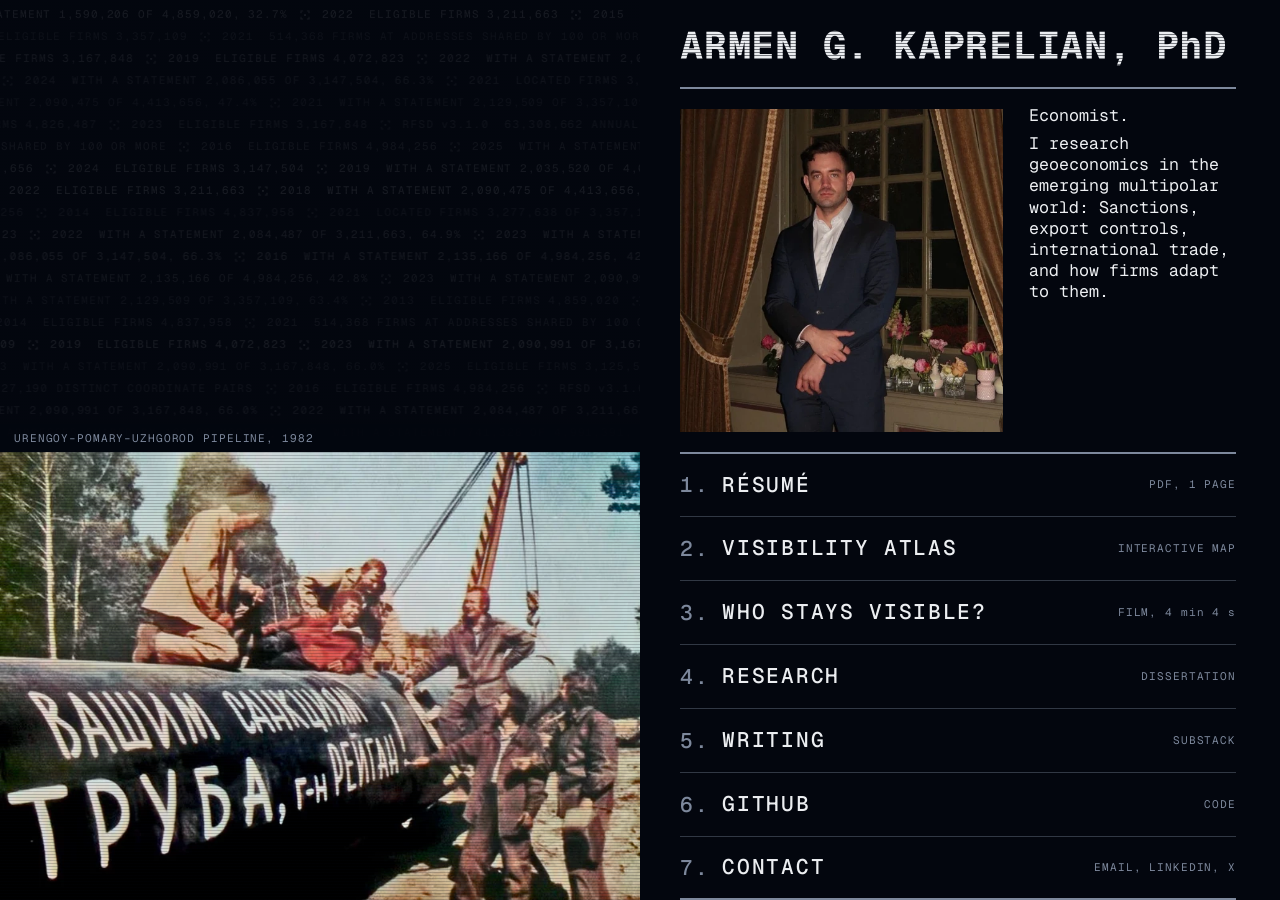
<file: index.html>
<!doctype html>
<html lang="en">
<head>
<meta charset="utf-8">
<meta name="viewport" content="width=device-width, initial-scale=1, viewport-fit=cover">
<title>⌜Armen Kaprelian⌟</title>
<meta name="description" content="Armen G. Kaprelian, PhD, researches geoeconomics, sanctions, export controls, international trade, and how firms adapt to them.">
<link rel="icon" href="favicon.svg" type="image/svg+xml">
<link rel="icon" href="favicon-32.png" sizes="32x32" type="image/png">
<link rel="apple-touch-icon" href="apple-touch-icon.png">
<link rel="preload" href="fonts/GeistMono-Variable.woff2" as="font" type="font/woff2" crossorigin>
<meta name="theme-color" content="#03060E">
<meta property="og:type" content="website"><meta property="og:site_name" content="Armen G. Kaprelian">
<meta property="og:title" content="Armen G. Kaprelian, PhD"><meta property="og:description" content="Armen G. Kaprelian, PhD, researches geoeconomics, sanctions, export controls, international trade, and how firms adapt to them.">
<meta property="og:url" content="https://armenkaprelian.com/"><meta property="og:image" content="https://armenkaprelian.com/img/card.jpg">
<meta property="og:image:width" content="1200"><meta property="og:image:height" content="630"><meta property="og:image:alt" content="Armen G. Kaprelian: the name, the headshot and the bio beside the 1982 pipeline photo and the data stream of the home page.">
<meta name="twitter:card" content="summary_large_image">
<link rel="stylesheet" href="css/site.css">
<style>.home canvas.stream { opacity: .5; }</style>
</head>
<body>
<main class="home">
  <div class="visual">
    <canvas class="stream" aria-hidden="true"></canvas>
    <figure class="photo">
      <picture>
        <source type="image/webp" srcset="img/home-pipeline-1982-800.webp 800w, img/home-pipeline-1982.webp 1000w"
                sizes="(min-width: 1200px) and (min-height: 600px) 50vw, 100vw">
        <img src="img/home-pipeline-1982.png" width="1000" height="700" alt="Soviet pipeline workers in 1982 beside a pipe painted with the slogan: Your sanctions are done for, Mr. Reagan!">
      </picture>
      <img class="pv" data-k="resume" data-src="img/preview-resume.webp" alt="" aria-hidden="true">
      <img class="pv" data-k="atlas" data-src="img/preview-atlas.webp" alt="" aria-hidden="true">
      <img class="pv" data-k="film" data-src="img/preview-film.webp" alt="" aria-hidden="true">
      <div class="pv card" data-k="github" aria-hidden="true"><div class="k">GITHUB</div><div class="big"><span class="striped">github.com/<br>ArmenKaprelian</span></div></div>
      <img class="pv" data-k="research" data-src="img/preview-research.webp" alt="" aria-hidden="true">
      <div class="pv card" data-k="writing" aria-hidden="true"><div class="k">WRITING</div><div class="big"><span class="striped">substack.com/<br>@armenkaprelian</span></div></div>
      <div class="pv card" data-k="contact" aria-hidden="true"><div class="k">CONTACT</div><div class="big"><span class="striped">armenkaprelian<br>@gmail.com</span></div><div class="sub">LinkedIn, GitHub, X.</div></div>
      <div class="lines" aria-hidden="true"></div>
      <figcaption class="above">
        <div class="gloss" role="note" aria-hidden="true">
          <div class="t" lang="ru">Вашим санкциям труба, г-н Рейган!</div>
          <div class="q">«Your sanctions are done for, Mr. Reagan!»</div>
          <div class="w"><span lang="ru">Труба</span>: a pipe, and slang for «done for».</div>
        </div>
        <div class="bar"><span class="cap">Urengoy–Pomary–Uzhgorod pipeline, 1982</span><span data-k="resume">Résumé</span><span data-k="atlas">Visibility Atlas</span><span data-k="film">Who stays visible?</span><span data-k="github">GitHub</span><span data-k="research">Research</span><span data-k="writing">Writing</span><span data-k="contact">Contact</span></div>
      </figcaption>
    </figure>
  </div>

  <div class="content">
    <header class="top">
      <h1><span class="striped">Armen G. Kaprelian, <span class="degree">PhD</span></span></h1>
      <hr>
      <div class="id">
        <picture>
          <source type="image/webp" srcset="img/headshot-520.webp 520w, img/headshot-860.webp 860w"
                  sizes="(min-width: 1200px) and (min-height: 600px) 30vw, clamp(106px, calc(43vw - 2px), 260px)">
          <img class="portrait" src="img/headshot.jpg" width="860" height="860" alt="Armen G. Kaprelian">
        </picture>
        <div class="lede">
          <p class="lead"><span class="role">Economist.</span> I research geoeconomics in the emerging multipolar world: Sanctions, <span class="nb">export controls,</span> international trade, and how firms adapt to them.</p>
        </div>
      </div>
    </header>
    <nav class="index" aria-label="Pages">
      <a data-k="resume" href="resume/kaprelian-resume.pdf#view=Fit&amp;zoom=page-fit"><span class="n">1.</span><span class="label">Résumé</span><span class="tag">PDF, 1 PAGE</span></a>
      <a data-k="atlas" href="atlas/"><span class="n">2.</span><span class="label">Visibility Atlas</span><span class="tag">INTERACTIVE MAP</span></a>
      <a data-k="film" href="film/"><span class="n">3.</span><span class="label">Who stays visible?</span><span class="tag">FILM, 4 min 4 s</span></a>
      <a data-k="research" href="research/"><span class="n">4.</span><span class="label">Research</span><span class="tag">DISSERTATION</span></a>
      <a data-k="writing" href="writing/"><span class="n">5.</span><span class="label">Writing</span><span class="tag">SUBSTACK</span></a>
      <a data-k="github" href="https://github.com/ArmenKaprelian"><span class="n">6.</span><span class="label">GitHub</span><span class="tag">CODE</span></a>
      <a data-k="contact" href="contact/"><span class="n">7.</span><span class="label">Contact</span><span class="tag">EMAIL, LINKEDIN, X</span></a>
    </nav>
  </div>
</main>
<script src="js/stream-data.js"></script>
<script src="js/stream.js"></script>
<script src="js/home.js"></script>
<!-- Cloudflare Web Analytics --><script type='module' src='https://static.cloudflareinsights.com/beacon.min.js' data-cf-beacon='{"token": "78b9bd8de7fc4aeda663357ef41abbd4"}'></script><!-- End Cloudflare Web Analytics -->
</body>
</html>
</file>
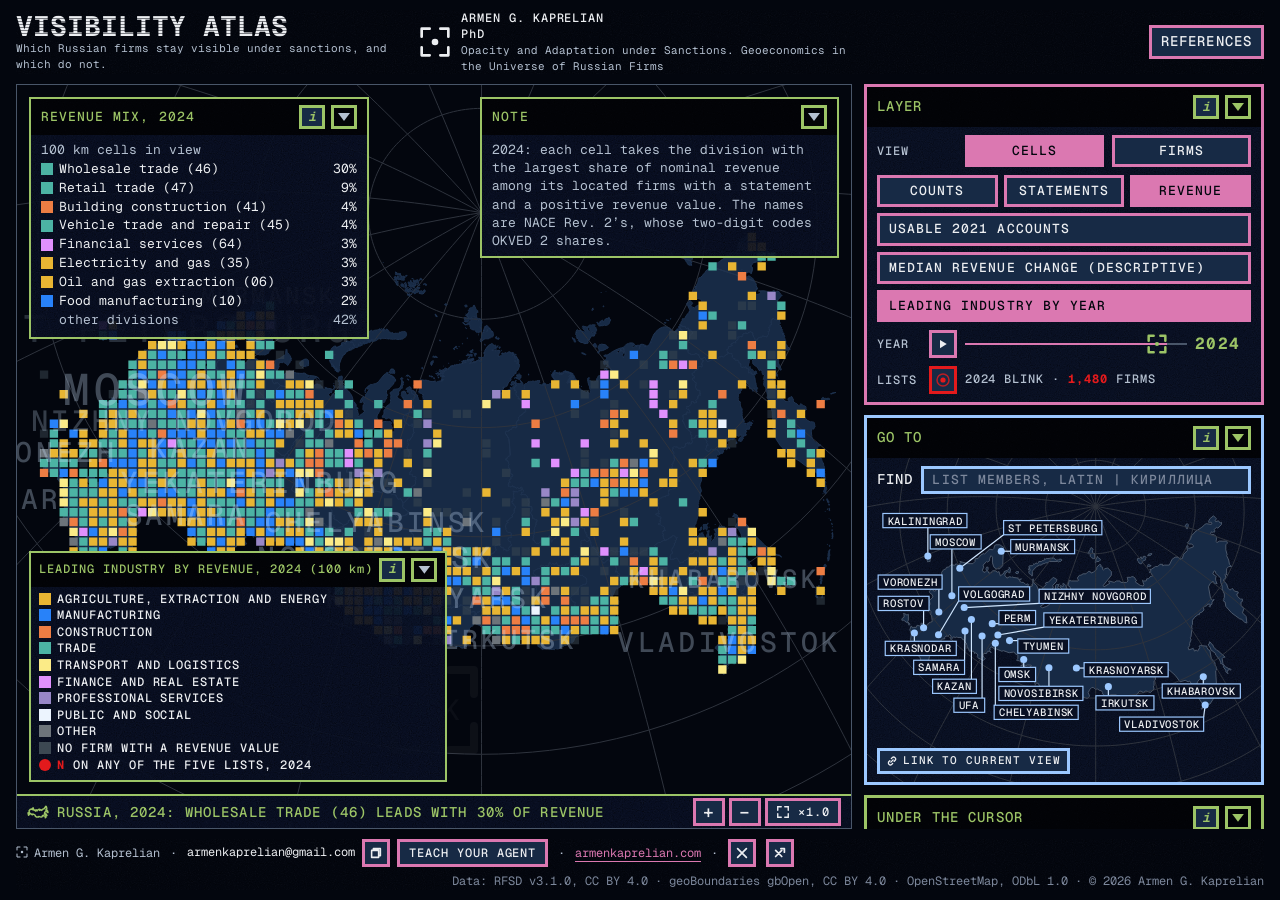
<file: atlas/index.html>
<!doctype html>
<html lang="en">
<meta charset="utf-8">
<meta name="viewport" content="width=device-width, initial-scale=1, viewport-fit=cover">
<meta name="author" content="Armen G. Kaprelian">
<link rel="icon" href="../favicon.svg" type="image/svg+xml">
<title>Visibility Atlas</title>
<meta name="claude:viewport-fit-sides" content="cover">
<meta name="build" content="local preview 8fb5443c1c4d">
<style>
/* The atlas's and the explainer's Geist Mono, served from their own fonts/ folder (round 36, the author's decision of 2 November 2026, in
   place of IBM Plex Mono's fifteen subset files of round 20): Vercel's variable file, one face for every weight the pages use (400, 500 and
   700), from the geist npm package 1.9.0. SIL Open Font License 1.1: GeistMono-OFL.txt beside it. tools/publish-set.py inlines this file into
   both published pages; the lab's pages use the installed family and never load it. */
@font-face { font-family: 'Geist Mono'; font-style: normal; font-weight: 100 900; font-display: swap; src: url('fonts/GeistMono-Variable.woff2') format('woff2'); }
</style>
<style>
/* Layout: a map that fills the left, a reading panel on the right, provenance under every panel.
   Dark on every device, whatever the browser's colour scheme (round 10, 25 October 2026: the light media block is gone; the
   light theme and its button, round 15, were removed in round 30 on the author's request of 30 October 2026). The page shares the
   explainer's near-black navy stage with the lit navy land (round 9: css/theme.css). The two accents, fuchsia for
   the cursor layer and green for the context layer, never colour data; the full neon rests and the live variants show while
   something moves or has focus (the author's correction, 25 October 2026). */
:root {
  --stage: #03060E; --band: var(--stage); --bar: #020307; --land: #172A45; --border: #495669; --graticule: #2E333D;   /* the stage a step darker (round 15, the author's item 2: OKLab L 0.122, #060B18 at 0.152 before); the land, the panels and the data colours as they were */
  --ink: #ECEEF1; --muted: #B4C0D0; --dim: #7D889C; --grid: #0D162B; --panel: #091023; --panel-2: #0D162B;
  --accent: #79CDBF; --accent-strong: #C7F8E7; --fall: #F39523; --rise: #79CDBF; --below: #3C4852; --highlight: rgba(121,205,191,0.10);   /* the cyan ramp's steps 4 and 6; the diverging pair's classes 2 and 5 (round 10) */
  --ind-1: #E8B533; --ind-2: #2882F9; --ind-3: #ED7D43; --ind-4: #4CB3A4; --ind-5: #FBEB87; --ind-6: #E090FD; --ind-7: #9887C7; --ind-8: #ECF4FE; --ind-9: #6D747A;   /* the industry nine (round 10): the author's lit hues moved inside their semantic windows by the validator; the pairs in motion/README.md */
  --div-1: #FFB000; --div-2: #F39523; --div-3: #EA7719; --div-4: #50B5AA; --div-5: #79CDBF; --div-6: #A1E4D3; --zero: #6B7482;   /* the signed layers' pair (round 10): declines amber to orange, rises the cyan ramp's steps 3 to 5, the slate for no usable baseline */
  --control: #172A45; --control-on: #1F6F80; --treated: #E31A1C; --font: "Geist Mono", "DejaVu Sans Mono", "Liberation Mono", Menlo, Consolas, monospace;
  --cursor: #DB78B1; --cursor-live: #EB9AC6; --context: #9CC466; --context-live: #B9DC8D; --scheme: dark;   /* round 32 (1 November 2026, the author's instruction from a side chat's advice): warmer and a quarter less saturated than round 30's #EE69C0/#F49ED2 and #57CE70/#93E09E, OKLCH 0.70/0.14/346 and 0.77/0.13/128; measured: 6.6:1 and 9.5:1 as text on the panel, 7.1 and 10.1:1 for the stage on their fills, 27 normal, 22 protan and 14 deutan apart, 11.2 and 10.6 from the nearest data colour */
  --by: "Armen G. Kaprelian";   /* the authorship mark in the stylesheet (round 10, the author's item 17; read by nothing) */
  --go: #9CC8FF; --go-leader: #CFE6FF; --go-live: #FFFFFF;   /* the GO TO card's neutral: a cold pale blue for the card, its buttons, the minimap's dots and box strokes (the author's correction of 25 October, validated: 15.5 from the cyan ramp's pale end, 22.7 from the Manufacturing blue, 29.2 and 11.3 deutan from the fuchsia, 27.0 from the green); the minimap's leaders keep the paler ice; the hover full white */
  --ghost: #1F3350;   /* one step above the land (round 10): the hand-over outline, the ghost names, the hairline borders */
  --tile-ink: #CFE6FF;   /* the cursor tile's text (round 15, the author's item 6): a near-white ice, the minimap leaders' tone; 14.8:1 on the tile */
  --grain: url("data:image/svg+xml,%3Csvg xmlns='http://www.w3.org/2000/svg' width='128' height='128'%3E%3Cfilter id='g' x='0' y='0' width='100%25' height='100%25' color-interpolation-filters='sRGB'%3E%3CfeTurbulence type='fractalNoise' baseFrequency='0.9' numOctaves='2' stitchTiles='stitch' result='n'/%3E%3CfeColorMatrix in='n' type='matrix' values='0.333 0.333 0.333 0 0 0.333 0.333 0.333 0 0 0.333 0.333 0.333 0 0 0.333 0.333 0.333 0 0'/%3E%3CfeComponentTransfer%3E%3CfeFuncR type='linear' slope='2.5' intercept='-0.75'/%3E%3CfeFuncG type='linear' slope='2.5' intercept='-0.75'/%3E%3CfeFuncB type='linear' slope='2.5' intercept='-0.75'/%3E%3CfeFuncA type='linear' slope='2.5' intercept='-0.75'/%3E%3C/feComponentTransfer%3E%3CfeComponentTransfer%3E%3CfeFuncR type='discrete' tableValues='0 1'/%3E%3CfeFuncG type='discrete' tableValues='0 1'/%3E%3CfeFuncB type='discrete' tableValues='0 1'/%3E%3CfeFuncA type='table' tableValues='0.375 0 0.025'/%3E%3C/feComponentTransfer%3E%3C/filter%3E%3Crect width='128' height='128' filter='url(%23g)'/%3E%3C/svg%3E");   /* the surface grain (round 10, item 22): 2.5 percent on the dark theme */
  --grain-bar: url("data:image/svg+xml,%3Csvg xmlns='http://www.w3.org/2000/svg' width='128' height='128'%3E%3Cfilter id='g' x='0' y='0' width='100%25' height='100%25' color-interpolation-filters='sRGB'%3E%3CfeTurbulence type='fractalNoise' baseFrequency='0.9' numOctaves='2' stitchTiles='stitch' result='n'/%3E%3CfeColorMatrix in='n' type='matrix' values='0.333 0.333 0.333 0 0 0.333 0.333 0.333 0 0 0.333 0.333 0.333 0 0 0.333 0.333 0.333 0 0'/%3E%3CfeComponentTransfer%3E%3CfeFuncR type='linear' slope='2.5' intercept='-0.75'/%3E%3CfeFuncG type='linear' slope='2.5' intercept='-0.75'/%3E%3CfeFuncB type='linear' slope='2.5' intercept='-0.75'/%3E%3CfeFuncA type='linear' slope='2.5' intercept='-0.75'/%3E%3C/feComponentTransfer%3E%3CfeComponentTransfer%3E%3CfeFuncR type='discrete' tableValues='0 1'/%3E%3CfeFuncG type='discrete' tableValues='0 1'/%3E%3CfeFuncB type='discrete' tableValues='0 1'/%3E%3CfeFuncA type='table' tableValues='0.375 0 0.010'/%3E%3C/feComponentTransfer%3E%3C/filter%3E%3Crect width='128' height='128' filter='url(%23g)'/%3E%3C/svg%3E");   /* the title bars' grain (round 15): the panel tile with white at 0.010, so on #020307 the lift (about 2.5 levels) matches the drop the near-black allows */
  --grain-band: var(--grain);   /* the header and footer bands keep the panel grain (round 15) */
  --mk-tl: url("data:image/svg+xml,%3Csvg xmlns='http://www.w3.org/2000/svg' viewBox='0 0 8 8'%3E%3Cpath d='M1 7V1h6' fill='none' stroke='%23F49ED2' stroke-width='2' stroke-linecap='round' stroke-linejoin='round'/%3E%3C/svg%3E"); --mk-tr: url("data:image/svg+xml,%3Csvg xmlns='http://www.w3.org/2000/svg' viewBox='0 0 8 8'%3E%3Cpath d='M1 1h6v6' fill='none' stroke='%23F49ED2' stroke-width='2' stroke-linecap='round' stroke-linejoin='round'/%3E%3C/svg%3E"); --mk-br: url("data:image/svg+xml,%3Csvg xmlns='http://www.w3.org/2000/svg' viewBox='0 0 8 8'%3E%3Cpath d='M7 1v6H1' fill='none' stroke='%23F49ED2' stroke-width='2' stroke-linecap='round' stroke-linejoin='round'/%3E%3C/svg%3E"); --mk-bl: url("data:image/svg+xml,%3Csvg xmlns='http://www.w3.org/2000/svg' viewBox='0 0 8 8'%3E%3Cpath d='M7 7H1V1' fill='none' stroke='%23F49ED2' stroke-width='2' stroke-linecap='round' stroke-linejoin='round'/%3E%3C/svg%3E");   /* the focus-visible corners: the mark's brackets in the live cursor colour (W14b) */
  color-scheme: dark;
}
html, body { height: 100%; }
html { -webkit-text-size-adjust: 100%; text-size-adjust: 100%; }   /* round 19 (WebKit): iOS enlarges text when the phone turns to landscape without it */
body { margin: 0; background: var(--stage); color: var(--ink); font-family: var(--font); font-size: 14px; line-height: 1.4; font-variant-numeric: tabular-nums;
  padding-left: max(16px, env(safe-area-inset-left, 0px)); padding-right: max(16px, env(safe-area-inset-right, 0px)); padding-top: 10px; padding-bottom: max(10px, env(safe-area-inset-bottom, 0px)); box-sizing: border-box;   /* round 19 (WebKit): the bottom clears the home indicator */
  display: flex; flex-direction: column; gap: 10px; min-width: 0; }
/* The header, final (round 11, the author's item 8): three groups on one 44 px row, never touching. At the left the striped title with the tagline under it and no
   mark before it; at the centre one lock-up, the project mark at the height of two text lines (32 px) with the name and affiliation in tracked small capitals on the
   first line and the dissertation title in the muted tone on the second, left-aligned against the mark and centred as a unit on the header's width (two equal
   outer columns); at the right the REFERENCES button at the edge. Below about 1,400 px the lock-up drops the affiliation to a third line and lets the title wrap; on
   phones it stacks under the title, left-aligned. */
header { display: grid; grid-template-columns: minmax(0, 1fr) auto minmax(0, 1fr); align-items: center; column-gap: 18px; row-gap: 6px; min-height: 44px; flex: 0 0 auto; }   /* never shrinks over the map */
footer { flex: 0 0 auto; }
.hleft { display: grid; gap: 0; min-width: 0; justify-self: start; }
header h1 { font-size: 28px; line-height: 28px; margin: 0; font-weight: 700; text-transform: uppercase; }   /* VISIBILITY ATLAS (round 10); 28 px, the striped display size */
/* The striped display style (round 10, item 18): large type with half-opacity hairline gaps; on canvas eight bars per capital height, on the page a 3 px pitch (2 px bars, 1 px gaps,
   six and a half bars over the 19.5 px cap of a 28 px line) because a fractional pitch blurs under the mask's antialiasing; the mask's phase starts at the cap top (the
   baseline sits 24.5 px down a 28 px line box); on a span around the text, so the 18 px mark beside it stays whole; plain where masks are unsupported. */
@supports (mask-image: linear-gradient(#000, #000)) or (-webkit-mask-image: linear-gradient(#000, #000)) {
  .striped { -webkit-mask-image: repeating-linear-gradient(to bottom, #000 0, #000 2px, rgba(0, 0, 0, .5) 2px, rgba(0, 0, 0, .5) 3px); mask-image: repeating-linear-gradient(to bottom, #000 0, #000 2px, rgba(0, 0, 0, .5) 2px, rgba(0, 0, 0, .5) 3px); -webkit-mask-position: 0 5px; mask-position: 0 5px; }
}
.tagline { color: var(--muted); font-size: 11px; line-height: 16px; }   /* 11 px since round 11: the tagline must fit the outer column beside the centred lock-up at 1,600 px */
.hright { justify-self: end; display: flex; align-items: center; min-width: 0; }   /* the REFERENCES button at the right edge */
.lockup { justify-self: center; display: flex; align-items: center; gap: 10px; min-width: 0; }
.lockup .mk { width: 32px; height: 32px; margin: 0; flex: 0 0 auto; }
/* The byline and the about line (round 10, the author's item 16; in the lock-up since round 11): the name and affiliation in tracked small capitals, the dissertation title beneath in the muted tone, nothing larger. */
a.lockup { color: inherit; text-decoration: none; position: relative; }   /* the way home (28 October 2026): the lock-up links to the author's site, the name in the live fuchsia under the pointer */
a.lockup:hover .who { color: var(--cursor-live); }
.byline { text-align: left; min-width: 0; }
.byline .degree { text-transform: none; }
.byline .who { font-size: 12px; line-height: 16px; font-weight: 500; text-transform: uppercase; letter-spacing: 0.08em; color: var(--ink); white-space: nowrap; }
.byline .what { font-size: 11px; line-height: 16px; color: var(--muted); white-space: nowrap; }   /* 11 px (round 11): the lock-up's widest line, 561 px, leaves the outer columns room for the tagline at 1,600 px */
@media (max-width: 1599px) { .byline .who .sep { display: none; } .byline .who .aff { display: block; } .byline .what { white-space: normal; max-width: 400px; } }   /* below 1,600 px the affiliation on its own line and the title wrapping, so the three groups keep clear of each other (the tagline needs 436 px beside a two-line lock-up) */
.mk { display: inline-block; width: 1em; height: 1em; vertical-align: -0.12em; color: currentColor; }   /* the project mark (round 10, the author's item 14): four corner brackets and a centred dot */
footer .mk { width: 12px; height: 12px; margin-right: 6px; vertical-align: -1px; }
button, select { font: inherit; }
/* The chrome (round 10, the author's item 10 as corrected from the mock): every button carries a 3 px border in its role colour at rest, the live
   variant on hover, the pressed state the solid accent fill with the stage colour as text; no left-edge bar anywhere; the side column's cards 3 px,
   the map overlays their quieter widths; squared corners everywhere but the round listed-state glyphs; focus shows the mark's four corner brackets
   instead of a ring. Fuchsia: a control acts on the map (the Layer and Go to cards, the zoom box, the REFERENCES and pulse buttons, the tile); green:
   a panel only reads (the Under the cursor and chart cards, the legend, the note, the mix box, the scale bar, the strip, the method button). */
.btn { background: var(--control); color: var(--ink); border: 3px solid var(--cursor); border-radius: 0; padding: 4px 9px; cursor: pointer; position: relative; text-transform: uppercase; letter-spacing: 0.08em; font-weight: 500; }   /* interface labels in tracked capitals (round 10, the author's widening of T4) */
.btn:hover { border-color: var(--cursor-live); }
.btn:disabled { opacity: 0.4; cursor: default; }
.ui { text-transform: uppercase; letter-spacing: 0.08em; font-weight: 500; }   /* the same for spans: the year label and value, the mix box title, the view label, the note's label */
.u { text-transform: none; }   /* a unit symbol inside a tracked label keeps its case (km, m) */
.btn[aria-pressed="true"], .btn.on { background: var(--cursor); color: var(--stage); border-color: var(--cursor); }
.btn[aria-pressed="true"]:hover, .btn.on:hover { background: var(--cursor-live); border-color: var(--cursor-live); }
.btn.info { border-color: var(--context); color: var(--context); width: 28px; height: 28px; padding: 0; display: inline-grid; place-items: center; font-weight: 700; font-style: italic; text-transform: none; letter-spacing: 0; }   /* the method button: the green role (round 10) */
.btn.info:hover { border-color: var(--context-live); color: var(--context-live); }
.btn.info[aria-expanded="true"] { background: var(--context); color: var(--stage); border-color: var(--context); }
.btn.more { border-color: var(--context); color: var(--muted); font-size: 11px; padding: 2px 8px; justify-self: start; }
.btn.more:hover { border-color: var(--context-live); color: var(--ink); }
.btn:focus-visible, .toggle:focus-visible, .mapwrap:focus-visible, a.lockup:focus-visible { outline: none; }
.btn:focus-visible::after, .toggle:focus-visible::after, .mapwrap:focus-visible::after, a.lockup:focus-visible::after { content: ""; position: absolute; inset: -6px; pointer-events: none; z-index: 6; background: var(--mk-tl) left top / 8px 8px no-repeat, var(--mk-tr) right top / 8px 8px no-repeat, var(--mk-bl) left bottom / 8px 8px no-repeat, var(--mk-br) right bottom / 8px 8px no-repeat; }
.mapwrap:focus-visible::after { inset: 2px; }
main { flex: 1 1 auto; min-height: 0; display: grid; grid-template-columns: minmax(0, 1fr) clamp(400px, 20vw, 520px); gap: 12px; }   /* the side column: 400 px up to 2,000 px wide, then a fifth of the viewport to 520 px (the author's screen of 25 October, about 2,500 px wide, had the minimap and the cards at 400 px) */
/* Below 900 px the page scrolls: the map is a fixed-height block and the panels stack under it (the earlier
   viewport-locked layout squeezed the panels into a strip on a phone). */
@media (max-width: 900px) { html, body { height: auto; min-height: 100%; } main { display: block; } .mapwrap { height: 62vh; min-height: 360px; max-height: 560px; margin-bottom: 12px; } .side { overflow: visible; } header { display: flex; flex-wrap: wrap; align-items: center; } .hleft { flex: 1 1 auto; } .hright { margin-left: auto; } .lockup { flex: 1 0 100%; justify-content: flex-start; order: 3; } .byline .who { white-space: normal; } }   /* on phones the lock-up stacks under the title, left-aligned, the theme button at the right of the title row (round 11) */
.mapwrap { position: relative; min-height: 360px; background: var(--stage); border: 1px solid var(--border); border-radius: 0; overflow: hidden; cursor: grab; touch-action: none; user-select: none; -webkit-user-select: none; }
.mapwrap.dragging { cursor: grabbing; }
.mapwrap.clickable { cursor: pointer; }
.mapwrap.zoomable { cursor: zoom-in; }
.mapwrap canvas { position: absolute; inset: 0; width: 100%; height: 100%; display: block; }
#field, #field2d, #marks, #overlay { pointer-events: none; }
.mapwrap { --lift: 0px; }
.mapwrap.strip-open { --lift: 34px; }   /* the open line lifts the legend clear of itself (round 9's strip at 26 px, 34 px since round 10); since round 37 the zoom buttons sit inside the bar on a wide map and only a phone-width map's zoom column lifts with it */
.mapwrap.strip-open.narrow { --lift: 58px; }   /* the two-line form on a phone-width map (round 12, part D) */
.maplegend { position: absolute; left: 12px; bottom: calc(12px + var(--lift)); background: color-mix(in srgb, var(--panel) 92%, transparent); padding: 6px 8px; border-radius: 0; border: 2px solid var(--context); font-size: 12px; line-height: 1.3; max-width: calc(100% - 136px); max-height: calc(100% - 24px - var(--lift)); overflow-y: auto; box-sizing: border-box; }   /* a legend taller than the map (the industry legend on a phone) scrolls inside it (round 9) */   /* clears the right-hand column (the zoom box and the scale bar, 100 px) with margins */
.lhead { display: flex; align-items: center; gap: 6px; }
.lhead .ltitle { flex: 1 1 auto; min-width: 0; }
.toggle { background: transparent; color: var(--muted); border: 3px solid var(--context); border-radius: 0; width: 26px; height: 24px; padding: 0; cursor: pointer; font-size: 12px; line-height: 1; flex: 0 0 auto; position: relative; display: grid; place-items: center; }
.toggle::before { content: ""; display: block; width: 12px; height: 8px; background: currentColor; clip-path: polygon(0 0, 100% 0, 50% 100%); }   /* the triangle drawn, not set in type (the author's request of 25 October 2026): 12 by 8 px inside the 20 by 18 px box, the same on every device; collapsed, it points right */
.toggle[aria-expanded="false"]::before { width: 8px; height: 12px; clip-path: polygon(0 0, 100% 50%, 0 100%); }
.toggle:hover { border-color: var(--context-live); color: var(--ink); }
.maplegend .sw { display: inline-block; width: 12px; height: 12px; vertical-align: -2px; margin-right: 6px; border-radius: 0; }
.maplegend .sw.dot { border-radius: 50%; box-sizing: border-box; }
.maplegend .sw.bars { background: var(--c); -webkit-mask-image: repeating-linear-gradient(to bottom, #000 0, #000 2px, rgba(0, 0, 0, .5) 2px, rgba(0, 0, 0, .5) 3px); mask-image: repeating-linear-gradient(to bottom, #000 0, #000 2px, rgba(0, 0, 0, .5) 2px, rgba(0, 0, 0, .5) 3px); }   /* a ramp swatch as five 2 px bars with half-opacity 1 px gaps (round 10; a hard-stop stripe, not a tonal gradient) */
.loc { text-transform: uppercase; letter-spacing: 0.08em; font-weight: 500; }   /* place names in tracked capitals (round 10) */
.tooltip b.loc { font-size: 11.5px; }
.kv b.loc { font-size: 12px; }
.maplegend .row { margin: 1px 0; text-transform: uppercase; letter-spacing: 0.08em; font-weight: 500; padding-left: 18px; text-indent: -18px; }   /* legend row labels in tracked capitals (round 10); a wrapped row hangs under its text, not under the swatch */
.maplegend .row.p { text-transform: none; letter-spacing: 0; font-weight: 400; padding-left: 0; text-indent: 0; }   /* the legend's sentence lines stay mixed case */
.lhead .ltitle { text-transform: uppercase; letter-spacing: 0.08em; font-weight: 500; color: var(--context); }   /* the overlays' titles in the neon green (25 October) */
.lhead .ltitle b { font-weight: 500; }
.mapnote { position: absolute; right: 12px; top: 12px; background: color-mix(in srgb, var(--panel) 92%, transparent); padding: 6px 10px; border-radius: 0; border: 2px solid var(--context); font-size: 13px; color: var(--muted); max-width: 43%; box-sizing: border-box; }   /* 43 percent beside the legend's 53 (round 10: the wider type) */
.mapnote .nhead { display: flex; align-items: center; justify-content: space-between; gap: 10px; }   /* the title row with the toggle at the top right, as on every other panel (round 15, the author's rule of 26 October 2026; the toggle had stood at the left) */
.mapwrap.narrow .mapnote { font-size: 11.5px; line-height: 1.3; max-width: 62%; }   /* a phone-width map: a smaller, wider note that ends above the scale bar (round 10) */
.mapwrap:not(.narrow) .maplegend { max-width: min(calc(100% - 256px), 53%); }   /* the legend and the note never share the map's width (round 10) */
.mapwrap.mix-on .maplegend { max-height: calc(100% - 74px - var(--lift)); }   /* with the mix box present the legend ends below its stub and scrolls inside (round 10) */
.mapnote .nlabel { color: var(--context); }
.mixbox { position: absolute; left: 12px; top: 12px; z-index: 3; background: color-mix(in srgb, var(--panel) 92%, transparent); padding: 6px 10px 8px; border-radius: 0; border: 2px solid var(--context); font-size: 13px; width: 340px; max-width: calc(100% - 24px); box-sizing: border-box; }   /* the revenue mix (round 9: the industry layer's live breakdown */
.mixbox .mhead { display: flex; align-items: center; gap: 6px; }
.mixbox .mhead b { flex: 1 1 auto; min-width: 0; text-transform: uppercase; letter-spacing: 0.08em; font-weight: 500; color: var(--context); }
.mixbox .r { display: flex; align-items: baseline; gap: 6px; line-height: 1.45; }
.mixbox .r .sw { flex: 0 0 auto; width: 12px; height: 12px; border-radius: 0; align-self: center; }
.mixbox .r .nm { flex: 1 1 auto; min-width: 0; overflow: hidden; text-overflow: ellipsis; white-space: nowrap; }
.mixbox .r .pc { flex: 0 0 auto; font-variant-numeric: tabular-nums; }
.mixbox #mixrows { min-height: calc(9 * 1.45em); }
.mixbox.closed { width: auto; }
.zoombox { position: absolute; right: 12px; bottom: calc(12px + var(--lift)); z-index: 4; width: 220px; box-sizing: border-box; display: flex; flex-direction: row; gap: 4px; padding: 4px; border-radius: 0; border: 2px solid var(--cursor); background: color-mix(in srgb, var(--panel) 92%, transparent); }
.zoombox .btn { flex: 0 0 40px; width: 40px; min-width: 0; height: 40px; padding: 0; display: grid; place-items: center; font-size: 22px; line-height: 1; font-weight: 500; }
.zoombox #zoom-fit { flex: 1 1 auto; width: auto; display: flex; align-items: center; justify-content: center; gap: 10px; }   /* the fit button takes the row's remaining width and shows the zoom as a factor of the country view (round 12, part D) */
.zoombox .zf { font-size: 12px; font-weight: 500; letter-spacing: 0.08em; font-variant-numeric: tabular-nums; }
.zoombox .btn svg { width: 18px; height: 18px; }
.mapwrap.narrow .zoombox { flex-direction: column; width: 100px; }   /* a phone-width map keeps the column */
.mapwrap.narrow .zoombox .btn { flex: 0 0 auto; width: 100%; }
@media (pointer: coarse) { .zoombox .btn { height: 44px; } }
/* Round 37 (the author's request of 3 November 2026): on a map 600 px wide or more the zoom buttons sit at the right end of the context line, the map's footer, in
   place of a box floating above it; the script moves the box into the line there (applyStrip). The line is the box's frame, so the box loses its own. */
.ctx > .zoombox { position: static; margin-left: auto; width: auto; flex: 0 0 auto; border: 0; padding: 0; background: transparent; background-image: none; gap: 4px; pointer-events: auto; z-index: auto; }
.ctx > .zoombox .btn { flex: 0 0 32px; width: 32px; height: 28px; font-size: 18px; }
.ctx > .zoombox #zoom-fit { flex: 0 0 auto; width: auto; padding: 0 8px; gap: 8px; }
.ctx > .zoombox .btn svg { width: 14px; height: 14px; }
@media (pointer: coarse) { .ctx > .zoombox .btn { height: 36px; } .ctx:not(.narrow) { height: 44px; } .mapwrap.strip-open:not(.narrow) { --lift: 44px; } }
/* The cursor tile (round 9): the glance view that follows the cursor, its border in the cursor colour (muted at rest, full while
   the cursor moves), tabular monospace figures, a class-mix bar on the industry layer and a footer with the coordinate and the scale. */
.tooltip { position: absolute; pointer-events: none; background: var(--panel); color: var(--ink); border: 2px solid var(--cursor); border-radius: 0; padding: 7px 9px; font-size: 13px; line-height: 1.35; max-width: min(320px, calc(100% - 16px)); display: none; z-index: 5; font-variant-numeric: tabular-nums; transition: border-color .15s; }
.tooltip b { font-variant-numeric: tabular-nums; }
.mapwrap.cursor-live .tooltip { border-color: var(--cursor-live); }
.mapwrap.narrow .tooltip { max-width: 64%; font-size: 12px; padding: 5px 7px; line-height: 1.3; }
.mapwrap.narrow .tooltip.docked { max-width: none; box-sizing: border-box; }   /* the docked tile on a phone map (round 14): the map's width less 12 px margins, set by the script as its outer width */
.mapwrap.narrow .t-foot { font-size: 11px; }   /* a phone-width map: the tile leaves room beside it for the zoom box and the scale bar (round 9) */
.tile .num { font-family: var(--font); font-size: 12px; font-variant-numeric: tabular-nums; }
.t-foot { display: flex; flex-wrap: wrap; justify-content: space-between; gap: 2px 10px; margin-top: 5px; padding-top: 4px; border-top: 1px solid var(--grid); font-size: 11.5px; color: var(--context); white-space: nowrap; }
.t-foot .firms { flex: 1 0 100%; }
/* The tile's profile box (round 15, the author's item 9) was removed in round 30 (the author's request of 30 October 2026): the profile shows in the UNDER THE CURSOR card only. */
/* The PROFILE block in the UNDER THE CURSOR card (9C): the whole profile of the region, the city window or the listed firm under the cursor. */
.profile { margin: 8px 0 4px; padding-top: 6px; border-top: 1px solid var(--grid); font-size: 12px; line-height: 1.4; }
.profile .ph { color: var(--muted); text-transform: uppercase; letter-spacing: 0.08em; font-weight: 500; font-size: 11px; margin-bottom: 3px; }
.profile p { margin: 0; }   /* the firms in view on their own line under the coordinate and the scale (round 11, item 3) */
.mapwrap.cursor-live .t-foot { color: var(--context-live); }
.tooltip .t-l1 { display: flex; justify-content: space-between; align-items: center; gap: 10px; }   /* the Cells view's first line with the listed count at its right end (round 14) */
.tooltip .lc { flex: 0 0 auto; display: inline-flex; align-items: center; gap: 5px; color: var(--treated); font: 700 19px/1 var(--font); font-variant-numeric: tabular-nums; }
.tooltip .lc .dot { width: 10px; height: 10px; border-radius: 50%; background: var(--treated); }   /* the legend's solid red dot, 10 px since round 15 (the author's item 6; 14 px before) */
.maplegend .lcn { color: var(--treated); font-weight: 700; }
.lhead .btn.info.linfo, .mhead .btn.info.linfo, .chead .btn.info.cinfo { width: 26px; height: 24px; flex: 0 0 auto; font-size: 13px; }   /* every i at the toggle's size, just left of it (round 15, the author's rule of 26 October 2026) */   /* the legend's reading side (round 14): the METHOD button's green "i", at the collapse toggle's size */
.btn.info[aria-pressed="true"] { background: var(--context); color: var(--stage); border-color: var(--context); }
.maplegend .lg-read { width: 0; min-width: 100%; }   /* the reading side wraps to the key side's width and never widens the box */
.maplegend:not(.reading) .lg-read { display: none; }
.maplegend.reading .lg-key { visibility: hidden; height: 0; overflow: hidden; }   /* hidden, the key side still sets the box's width */
.maplegend .lg-read .row.p { margin: 4px 0; }
.maplegend .row.h { padding-left: 0; text-indent: 0; margin-top: 6px; color: var(--muted); }   /* a group's header inside the key: the listed marks (round 14) */
#tipbody { color: var(--tile-ink); }   /* the tile's text in its own ice (round 15, item 6; round 14 had the GO TO card's) */
.find { display: flex; align-items: center; gap: 8px; margin: 0 0 10px; }   /* the search by name in the GO TO card (round 14): FIND on the input's row like VIEW, METHOD and YEAR, the field in the card's ice with square corners */
.find .flabel { flex: 0 0 auto; }
.fbox { position: relative; flex: 1 1 auto; min-width: 0; }
.fbox input, .linkfield { width: 100%; box-sizing: border-box; background: var(--control); color: var(--ink); border: 3px solid var(--go); border-radius: 0; padding: 5px 8px; font: 13px/1.3 var(--font); }
.fbox input::placeholder { color: var(--dim); opacity: 1; text-transform: uppercase; letter-spacing: 0.08em; font-weight: 500; }   /* the placeholder is interface text: the card's tracked capitals; typed names keep their case */
@media (max-width: 399.98px) { .fbox input::placeholder { font-size: 12px; } }   /* a phone's input is too narrow for the placeholder at 13 px: the preset buttons' 12 px (the author's rule; it fits from a 379 px viewport) */
@media (max-width: 378.98px) { .fbox input::placeholder { font-size: 11px; } }   /* narrower phones (375 and 360 px): 11 px, the page's smallest text, rather than a clipped placeholder */
.fbox input { height: 28px; padding-top: 0; padding-bottom: 0; }   /* 28 px, the height of the i buttons and the year row's pulse button (round 15, item 5.3B; 33 px before) */
.fbox input:focus, .linkfield:focus { outline: none; border-color: var(--go-live); }
.flist { position: absolute; left: 0; right: 0; top: calc(100% - 3px); z-index: 8; background: var(--panel); border: 3px solid var(--go); max-height: 360px; overflow-y: auto; }
.flist .fo { display: block; width: 100%; text-align: left; background: transparent; color: var(--ink); border: 0; border-radius: 0; padding: 5px 8px; font: 13px/1.3 var(--font); cursor: pointer; }
.flist .fo + .fo { border-top: 1px solid var(--grid); }
.flist .fo.on, .flist .fo:hover { background: var(--control); }
.flist .fo .fm { display: block; margin-left: 16px; color: var(--muted); font-size: 12px; }
.flist .none { padding: 6px 8px; color: var(--muted); font-size: 12px; text-transform: uppercase; letter-spacing: 0.08em; font-weight: 500; }
.linkrow { display: flex; align-items: center; gap: 8px; margin-top: 8px; flex-wrap: wrap; }   /* the link to this view (round 14), under the presets */
.linkrow .btn { font-size: 11px; padding: 2px 6px; display: inline-flex; align-items: center; gap: 5px; }
.linkrow .btn svg { width: 12px; height: 12px; display: block; }
.linkrow .lstatus { font-size: 11px; color: var(--muted); text-transform: uppercase; letter-spacing: 0.08em; font-weight: 500; }
.linkfield { margin-top: 6px; font-size: 12px; }   /* the tile's text in the GO TO card's ice (round 14, the author's request); the footer keeps the reading green, the listed count its red */
@supports (-webkit-touch-callout: none) { .fbox input, .linkfield { font-size: 16px; } }   /* round 19 (WebKit): iOS zooms the page into a focused field under 16 px; only iOS WebKit knows this property, so other browsers keep 13 and 12 px */
/* The context line (round 9: one quiet line along the bottom of the map in the context colour, with the region's outline; round 37, the author's request of
   3 November 2026: the map's footer, the sentence at its left and the zoom buttons at its right end, so nothing floats above it and nothing changes size;
   its rule the neutral of the page's bands with the .neutral class, the reading green without it, for the author's pick). */
.ctx { position: absolute; left: 0; right: 0; bottom: 0; height: 34px; display: flex; align-items: center; gap: 8px; padding: 0 10px; box-sizing: border-box; background: color-mix(in srgb, var(--panel) 92%, transparent); border-top: 2px solid var(--context); font-size: 13px; color: var(--context); z-index: 3; pointer-events: none; }   /* the context line: 34 px (round 10) */
.ctx.neutral:not(.narrow) { border-top: 1px solid var(--border); }
.ctx:not(.narrow) .toggle { display: none; }   /* round 37: the map's footer does not collapse; the phone's two-line form keeps its toggle */
.ctx .toggle { pointer-events: auto; color: var(--context); }
.ctx.narrow .ctxt .t { white-space: normal; }   /* the phone's two-line form (round 12, part D) */
.ctx .toggle:hover { color: var(--context-live); }
.ctx.closed { left: auto; right: 244px; bottom: 12px; height: auto; padding: 2px; border-top: 0; border-radius: 0; }   /* the stub clears the 220 px zoom row (12 + 220 + 12) */
.mapwrap.narrow .ctx.closed { right: 12px; bottom: 156px; }   /* a phone-width map: the stub above the zoom column (12 + 140 + 4), where the ruler sat until round 30 */
@media (pointer: coarse) { .mapwrap.narrow .ctx.closed { bottom: 168px; } }   /* above a touch phone's taller zoom column (12 + 152 + 4), after the rule above so it wins */
.ctx.closed .glyph, .ctx.closed .ctxt { display: none; }
.ctx .glyph { width: 22px; height: 22px; flex: 0 0 auto; overflow: visible; }
.ctx .glyph path { fill: none; stroke: var(--context); stroke-width: 1.5; stroke-linejoin: round; stroke-linecap: round; stroke-dasharray: 100; stroke-dashoffset: 0; opacity: 1; transition: stroke-dashoffset .4s ease-out, opacity .3s, stroke .3s; }
.ctx .glyph path.live { stroke: var(--context-live); }
.ctx .glyph path.nt { transition: none; }
.ctx .glyph path.out { opacity: 0; }
/* The context line (round 9; the data wire that scrolled here from round 10 was removed in round 30, the author's request of 30 October 2026): the two stacked
   spans crossfade as round 9's strip did and take the short form when the full one would clip; on a phone-width map one fact at a time over two lines of 13 px. */
.ctxt { position: relative; flex: 1 1 auto; min-width: 0; height: 24px; line-height: 24px; font-size: 14px; overflow: hidden; pointer-events: auto; display: flex; align-items: center; }
.ctxt > .lead { display: grid; flex: 1 1 auto; width: auto; max-width: 100%; min-width: 0; height: 24px; color: var(--context); }
.ctx.narrow .ctxt, .ctx.narrow .ctxt > .lead { height: 48px; font-size: 13px; }   /* 36 characters a line */
.ctx.narrow:not(.closed) { height: 58px; padding: 0 6px 0 10px; }
.ctx.narrow .ctxt .t.tip { text-transform: none; letter-spacing: 0; font-weight: 400; }   /* a tip of up to 68 characters fits two lines in sentence case; in capitals it would need three */
.ctxt .t:not(.tip) { text-transform: uppercase; letter-spacing: 0.08em; font-weight: 500; }   /* the line in tracked capitals (round 15, the author's decision of 26 October 2026); unit symbols keep their case through .u */
.ctxt .t { grid-area: 1 / 1; min-width: 0; white-space: nowrap; overflow: hidden; text-overflow: ellipsis; opacity: 1; transition: opacity .3s, color .3s; }
.ctxt .t.hid { opacity: 0; }
.ctxt .t.live { color: var(--context-live); }
.ctxt .num { font-variant-numeric: tabular-nums; }
.ctxt .t.tip { text-transform: uppercase; letter-spacing: 0.08em; font-weight: 500; }   /* the strip's tips in tracked capitals (round 10) */
@media (prefers-reduced-motion: reduce) { .ctx .glyph path, .ctxt .t, .tooltip { transition: none !important; } .slider .thumb path { transition: none !important; transform: none !important; } .yearrow .yr, .slider .thumb, .yearrow .pulse { transition: none !important; } }
.side { display: flex; flex-direction: column; gap: 10px; min-width: 0; overflow: auto; }
.card { background: var(--panel); border-radius: 0; border: 3px solid var(--context); padding: 8px 10px; min-width: 0; }
.card.act { border-color: var(--cursor); }
/* The GO TO card (round 10, the author's item 21): travel neither acts on the data nor reads it, so the card and its buttons take the page's neutral, the ink,
   with the pressed city (the preset the camera sits at) in a solid ink fill and the hover in full white; every other panel keeps its role colour. */
.card.go { border-color: var(--go); position: relative; isolation: isolate; }
.cardgrat { position: absolute; left: 0; top: 0; z-index: -1; pointer-events: none; overflow: hidden; }   /* the graticule behind the GO TO card's controls (round 15, item 14A revised): above the card's own background, below everything in it */
.cardgrat path { fill: none; stroke: var(--graticule); stroke-width: 1; vector-effect: non-scaling-stroke; }   /* the GO TO card's neutral (item 21, amended 25 October): travel neither acts on the data nor reads it */
.card.go .btn { border-color: var(--go); }
.card.go .btn:hover { border-color: var(--go-live); }
.card.go .btn[aria-pressed="true"] { background: var(--go); color: var(--stage); border-color: var(--go); }
.card.go .btn.info { border-color: var(--context); } .card.go .btn.info:hover { border-color: var(--context-live); }   /* the GO TO card's i in the green of every i (round 15, the author's item 5.3) */
.card.go .btn[aria-pressed="true"]:hover { background: var(--go-live); border-color: var(--go-live); }
.card h2 { font-size: 14px; letter-spacing: 0.08em; text-transform: uppercase; color: var(--context); margin: 0; font-weight: 500; }
/* Collapse toggles on the six cards (the author's addition of 25 October, before step 5): the map overlays' square toggle at the right of the title row, in the neon green with the
   fuchsia focus corners; collapsed, a card shows its title row only; the state remembered per viewer; all open by default on every screen. */
.chead { display: flex; align-items: center; justify-content: space-between; gap: 8px; min-width: 0; }
.chead h2 { flex: 1 1 auto; min-width: 0; }
.chead .ctoggle { margin-left: -2px; }   /* the i and the toggle 6 px apart, as in the legend's title row */
/* The cards' reading blocks (round 15): under the title row, closed by default and remembered per viewer; the chart's or the panel's caption, how to read it and what the
   chapter finds there, in the muted tone at 12 px. */
.cread { color: var(--muted); font-size: 12px; line-height: 1.4; margin: 0 0 8px; padding-bottom: 8px; border-bottom: 1px solid var(--grid); }
.cread p { margin: 0 0 6px; }
.cread p:last-child { margin-bottom: 0; }
.cread .h { color: var(--ink); text-transform: uppercase; letter-spacing: 0.08em; font-weight: 500; font-size: 11px; }
.mixbox .mread { font-size: 12px; line-height: 1.4; color: var(--muted); }
.mixbox .mread p { margin: 0 0 6px; }
.ctoggle { color: var(--context); }
.card .cbody { margin-top: 8px; }   /* the card titles in the neon green at rest (the author's correction of 25 October; 14.4:1 on the panel) */
.card .prov { color: var(--dim); font-size: 12px; margin-top: 6px; line-height: 1.35; }
/* The method block (round 10, the author's correction): under VIEW, a green i button toggles the block, collapsed by default and remembered; the block shows two lines
   under a fade with a More toggle (remembered too); the first section follows the view and the layer, the second holds the reading notes. */
.method { display: grid; gap: 6px; margin: 0 0 8px; padding-bottom: 8px; border-bottom: 1px solid var(--grid); }   /* under the LAYER card's title row since round 15, ruled off like the other cards' reading blocks */
.method[hidden] { display: none; }   /* the hidden attribute must win over the grid display */
[hidden] { display: none !important; }   /* as the published host's skeleton rules (round 10): a hidden element never shows through its own display rule, the pulse button in the Cells view included */
/* The surface grain (round 10, the author's item 22): one 128 px fractal-noise tile (feTurbulence, two octaves, stitched, desaturated) as a second background layer on every
   chrome surface, each pixel black or white with an alpha sized to the theme's surface so the lift and the drop are equal (about 6 levels, 2.5 percent of the range; the header and footer bands with their own alphas), composited normally; never on the map
   canvas or in the video; the audit's guard measures the text contrast on a grained patch against the plain surface (within 0.05). The nograin class clears it for that measure. */
.card, .maplegend, .tooltip, .mixbox, .ctx, .zoombox, .mapnote, .popout, header, footer { background-image: var(--grain); background-size: 128px 128px; background-repeat: repeat; }
header, footer { background-color: var(--band); background-image: var(--grain-band); }   /* the bands (round 15): the stage and the panel grain */
/* The title bars (round 15, the author's revision of 26 October 2026, for every panel): the row with the title, the i and the toggle on a bar halfway from the stage to black
   (#020307, the sRGB midpoint of #03060E and #000000). The bar spans the panel
   inside its border, as its top layer: over the GO TO card's graticule, which runs on under it. A collapsed panel is its bar. */
.card > .chead, .maplegend > .lhead, .mapnote > .nhead, .mixbox > .mhead, .popout > .pohead { background-color: var(--bar); background-image: var(--grain-bar); background-size: 128px 128px; background-repeat: repeat; }
.card > .chead { margin: -8px -10px 0; padding: 8px 10px; }
.card.collapsed > .chead { margin-bottom: -8px; }
.maplegend > .lhead { margin: -6px -8px 0; padding: 5px 8px; }
.maplegend > .lbody { margin-top: 5px; }
.maplegend:has(> .lbody[hidden]) > .lhead { margin-bottom: -6px; }
.mapnote > .nhead { margin: -6px -10px 0; padding: 6px 10px; }
.mapnote > .lbody { margin-top: 6px; }
.mapnote:has(> .lbody[hidden]) > .nhead { margin-bottom: -6px; }
.mixbox > .mhead { margin: -6px -10px 0; padding: 6px 10px; }
.mixbox > #mixbody { margin-top: 6px; }
.mixbox.closed > .mhead { margin-bottom: -8px; }
.popout > .pohead { margin: -8px -10px 0; padding: 8px 10px; }
.nograin .card, .nograin .maplegend, .nograin .tooltip, .nograin .mixbox, .nograin .ctx, .nograin .zoombox, .nograin .mapnote, .nograin .popout, .nograin header, .nograin footer, .nograin .card > .chead, .nograin .maplegend > .lhead, .nograin .mapnote > .nhead, .nograin .mixbox > .mhead, .nograin .popout > .pohead { background-image: none; }

.method .mtext p { margin: 0 0 6px; }
.method .mtext h3 { font-size: 12px; margin: 6px 0 2px; color: var(--muted); }
.method .mtext.clamped { max-height: calc(2 * 1.35 * 12px); overflow: hidden; -webkit-mask-image: linear-gradient(to bottom, black 45%, transparent 100%); mask-image: linear-gradient(to bottom, black 45%, transparent 100%); }
.method .mtext.clamped h3, .method .mtext.clamped #methodread, .method .mtext.clamped #layerprov { display: none; }   /* the clamp shows the intro's first two lines */
.controls { display: flex; flex-wrap: wrap; gap: 6px; }
.controls .btn { font-size: 13px; }
#modes { margin-bottom: 8px; display: grid; grid-template-columns: auto 1fr 1fr; align-items: center; gap: 6px 8px; }   /* the view as an equal pair after its label; its label and the layers' group names share one column (round 15, the author's choice of 27 October 2026: C, revised) */
#layers { display: grid; grid-template-columns: auto 1fr; gap: 6px 8px; align-items: start; }   /* the layers in three groups, each name at the left of its buttons, the buttons one width, their labels at the left */
#layers .btn { grid-column: 1 / -1; text-align: left; }   /* round 32 (1 November 2026): the layer buttons span the card under the group tabs */
#layers .gtabs { grid-column: 1 / -1; display: grid; grid-template-columns: 1fr 1fr 1fr; gap: 6px; }   /* the group tabs, COUNTS | STATEMENTS | REVENUE (round 32) */
#layers .gtabs .btn { grid-column: auto; text-align: center; }
#layers .btn.fmark { grid-column: 2; }
#layers .btn[hidden] { display: none; }
#layers .glabel { grid-column: 1; padding-top: 7px; }   /* level with the first button's text */
#layerprov .h { color: var(--ink); text-transform: uppercase; letter-spacing: 0.08em; font-weight: 500; font-size: 11px; }   /* the new layers' reading texts (round 16) */
#layerprov .rb { display: block; margin-top: 6px; }   /* one short block per head (round 16) */
#layers .glabel:not(:first-child), #layers .glabel:not(:first-child) + .btn { margin-top: 4px; }   /* a little air between the groups */
#modes .modelabel, #layers .glabel { width: calc(10ch + 0.8em); color: var(--muted); font-size: 12px; text-transform: uppercase; letter-spacing: 0.08em; font-weight: 500; }   /* one width for VIEW and the three names, the width of STATEMENTS */
#modes .modelabel { align-self: center; text-transform: uppercase; letter-spacing: 0.08em; font-weight: 500; }
.yearrow { margin-top: 8px; }
/* The year block as two rows of the card (round 37, the author's request of 3 November 2026 after four forms were set aside): each row is a label at the start of
   the card's label column (the VIEW label's width, 10ch + 0.8em at 12 px), its button at the column's end, and its content in the column where CELLS and the layer
   buttons begin, so the slider and the LISTS sentence share one left edge and the run and red buttons stand in one column. YEAR: the run button, the slider, the
   value. LISTS: the red button and its count, the firms added to one of the five lists in the year shown (round 15's item 4B, shortened to one line). The blink
   comparator that shared the second line (item 7A) was removed in round 30. */
.yearrow .yline, .yearrow .yline2 { display: grid; grid-template-columns: calc(10ch + 0.8em) minmax(80px, 1fr) auto; column-gap: 8px; align-items: center; font-size: 12px; }
.yearrow .yline2 { margin-top: 8px; }
.yearrow .yline2[hidden] { display: none; }
.yearrow .rlabel { grid-area: 1 / 1; justify-self: start; color: var(--muted); font-size: 12px; text-transform: uppercase; letter-spacing: 0.08em; font-weight: 500; }   /* as VIEW and MARKS */
.yearrow .yrun, .yearrow .pulse { grid-area: 1 / 1; justify-self: end; }
.yearrow .slider { grid-column: 2; }
.yearrow .yr { grid-column: 3; }
.yearrow .plabel { grid-column: 2 / -1; min-width: 0; text-transform: uppercase; letter-spacing: 0.08em; font-weight: 500; font-size: 12px; line-height: 1.3; color: var(--muted); }   /* the count and its sentence under the slider, on two lines only where the column is short */
.yearrow .plabel.zero { opacity: 0.55; }   /* no firm added that year: the counter and its sentence dim beside the disabled red button (0.4); text tied to a disabled control */
.yearrow .plabel b { color: var(--treated); font-weight: 700; }   /* the count in the listed red, as the tile's and the legend's counts */
.yearrow .ybtn { font-size: 12px; height: 28px; padding: 0 8px; display: inline-flex; align-items: center; gap: 6px; }
.yearrow .yrun { width: 28px; padding: 0; justify-content: center; }
.yearrow .yrun svg { width: 12px; height: 12px; display: block; }
.yearrow .yrun .pause, .yearrow .yrun[aria-pressed="true"] .play { display: none; }
.yearrow .yrun[aria-pressed="true"] .pause { display: inline; }
@media (pointer: coarse) { .yearrow .ybtn { height: 36px; } .yearrow .yrun { width: 36px; } }
/* The year row (round 10, the author's corrections of 25 October): the value in the neon green at 16 px Geist Mono 700 in tracked capitals, tabular figures, unstriped (under the
   display floor); YEAR was its equal in the ink until round 37 made it the card's 12 px label, as VIEW and MARKS; the slider's thumb is the project mark at 20 px with 2.5 px strokes and a 4 px centre dot in the
   neon green, drawn whole as every symbol is; while a pulse runs the value and the thumb step up to the live green and settle back over 0.3 s; the track and its fill stay fuchsia;
   the brackets open outward by 2 px over 0.12 s while hovered or dragged and close on release, no motion at rest and none under reduced motion; the native thumb is a 24 px
   transparent hit area under the mark. The mark repeats the #mark symbol's geometry inline so its four brackets can move apart. The pulse button is the one red control: a red
   border and the red ring-and-dot glyph, filled red while a pulse runs, since it belongs to the red marks. */
.yearrow .yr { font-size: 16px; line-height: 24px; font-weight: 700; letter-spacing: 0.08em; text-transform: uppercase; }
.yearrow .yr { font-variant-numeric: tabular-nums; min-width: 56px; color: var(--context); transition: color 0.3s; }
.yearrow.live .yr { color: var(--context-live); }
.slider { position: relative; flex: 1 1 120px; min-width: 80px; height: 24px; }
.slider input[type=range] { -webkit-appearance: none; appearance: none; display: block; width: 100%; height: 24px; margin: 0; background: transparent; cursor: pointer; }
.slider input[type=range]:focus-visible { outline: none; }
.slider input[type=range]::-webkit-slider-runnable-track { height: 2px; border: 0; background: linear-gradient(to right, var(--cursor) calc(var(--pct, 0) * 100%), var(--border) 0); }
.slider input[type=range]::-webkit-slider-thumb { -webkit-appearance: none; appearance: none; width: 24px; height: 24px; margin-top: -11px; background: transparent; border: 0; border-radius: 0; }
.slider input[type=range]::-moz-range-track { height: 2px; border: 0; background: var(--border); }
.slider input[type=range]::-moz-range-progress { height: 2px; background: var(--cursor); }
.slider input[type=range]::-moz-range-thumb { width: 24px; height: 24px; background: transparent; border: 0; border-radius: 0; }
.slider .thumb { position: absolute; top: 0; left: calc(var(--pct, 0) * (100% - 24px)); width: 24px; height: 24px; pointer-events: none; color: var(--context); overflow: visible; transition: color 0.3s; }   /* the 24-unit mark in a 28.8-unit box: 20 px on screen */
.slider .thumb path { fill: none; stroke: currentColor; stroke-width: 3; stroke-linecap: round; stroke-linejoin: round; transition: transform 0.12s ease-out; }   /* 3 units are 2.5 px */
.slider .thumb .dot { fill: currentColor; }
.yearrow.live .thumb { color: var(--context-live); }
.slider input[type=range]:hover ~ .thumb, .slider input[type=range]:active ~ .thumb { color: var(--context-live); }
.slider input[type=range]:hover ~ .thumb .tl, .slider input[type=range]:active ~ .thumb .tl { transform: translate(-2.4px, -2.4px); }   /* 2.4 user units are 2 px at the 20 px size */
.slider input[type=range]:hover ~ .thumb .tr, .slider input[type=range]:active ~ .thumb .tr { transform: translate(2.4px, -2.4px); }
.slider input[type=range]:hover ~ .thumb .br, .slider input[type=range]:active ~ .thumb .br { transform: translate(2.4px, 2.4px); }
.slider input[type=range]:hover ~ .thumb .bl, .slider input[type=range]:active ~ .thumb .bl { transform: translate(-2.4px, 2.4px); }
.slider:has(input:focus-visible)::after { content: ""; position: absolute; inset: -6px; pointer-events: none; z-index: 6; background: var(--mk-tl) left top / 8px 8px no-repeat, var(--mk-tr) right top / 8px 8px no-repeat, var(--mk-bl) left bottom / 8px 8px no-repeat, var(--mk-br) right bottom / 8px 8px no-repeat; }
.yearrow .pulse { width: 28px; height: 28px; padding: 0; display: grid; place-items: center; color: var(--treated); border-color: var(--treated); transition: background-color 0.3s, color 0.3s; }   /* the one red control */
.yearrow .pulse:hover, .yearrow .pulse:focus-visible { background: color-mix(in srgb, var(--treated) 18%, var(--control)); }
.yearrow.live .pulse { background: var(--treated); color: var(--stage); }
.yearrow .pulse svg { width: 16px; height: 16px; display: block; }
.yearrow .pulse:disabled { opacity: 0.4; cursor: default; }
@media (pointer: coarse) { .yearrow .pulse { width: 36px; height: 36px; } }
.presets { display: flex; flex-wrap: wrap; gap: 5px; }
.presets .btn { font-size: 12px; padding: 2px 6px; }
/* The minimap (round 10, the author's item 12, in the GO TO card's ice-blue neutral of item 21): the outline and the graticule from the basemap, the 22 preset cities as dots
   with leaders to label boxes in tracked capitals; shown above 900 px, where the city button list is hidden; the
   phone keeps the buttons. Hover and focus take the full white; the city the camera sits at reads as pressed (its box filled). The leaders draw on once at load (0.6 s). */
.minimap { display: block; width: 100%; height: auto; overflow: visible; margin: 10px 0; color: var(--go); }   /* 10 px above and below since round 15 (item 5.3B): the trimmed drawing sits centred between the search field and the buttons */
.minimap .land { fill: var(--land); stroke: var(--border); stroke-width: 1; vector-effect: non-scaling-stroke; }
.minimap .grat { fill: none; stroke: var(--graticule); stroke-width: 1; vector-effect: non-scaling-stroke; }
.minimap .city { cursor: pointer; outline: none; }
.minimap .city .dot { fill: currentColor; }
.minimap .city .ld { fill: none; stroke: var(--go-leader); stroke-width: 1; stroke-dasharray: 1; stroke-dashoffset: 0; }   /* the leaders in the paler ice; the dots and box strokes in the card's blue */
.minimap.drawn .city .ld { animation: mmdraw 0.6s ease-out backwards; }
@keyframes mmdraw { from { stroke-dashoffset: 1; } to { stroke-dashoffset: 0; } }
.minimap .box { fill: var(--panel); stroke: currentColor; stroke-width: 1; }
.minimap text { fill: var(--ink); font-family: var(--font); font-size: 9px; font-weight: 500; letter-spacing: 0.08em; dominant-baseline: central; }
.minimap .city:hover, .minimap .city:focus-visible { color: var(--context-live); }   /* the route lights to the live green together: the dot, the leader and the box; no motion */
.minimap .city:hover .ld, .minimap .city:focus-visible .ld { stroke: var(--context-live); }
.minimap .city:focus-visible .box { stroke: var(--cursor-live); stroke-width: 2; }
/* The selected preset (the author's correction of 25 October): the city whose preset the camera is on, after a click, a hash link or a flight there, shows its dot, leader, box
   stroke and name in the full neon green until the camera leaves it; RUSSIA likewise at the fit; a hover keeps the name in the ink. */
.minimap [aria-pressed="true"] { color: var(--context); }
.minimap [aria-pressed="true"] .ld { stroke: var(--context); }
.minimap [aria-pressed="true"] text { fill: var(--context); }
.minimap .city:hover text { fill: var(--ink); }
@media (max-width: 900px) { .minimap { display: none; } }
@media (min-width: 901px) { .presets { display: none; } }
@media (prefers-reduced-motion: reduce) { .minimap.drawn .city .ld { animation: none; } }
.groupnote { color: var(--muted); font-size: 12px; line-height: 1.4; margin: 8px 0 0; }
canvas.chart { width: 100%; height: 170px; display: block; }
@media (min-width: 901px) { canvas.chart.pop { height: 124px; cursor: zoom-in; } canvas.chart.pop.out { outline: 2px solid var(--context); outline-offset: 2px; } #groupchart { height: 170px; } }   /* round 15 (the author's item 5.4): compact in the column, a click enlarges the chart over the map */
#oddschart.chart { height: 540px; } /* Two separately labelled samples, at the existing readable type size. */
@media (min-width: 901px) { #cellchart { cursor: zoom-in; } #cellchart.out { outline: 2px solid var(--context); outline-offset: 2px; } }   /* round 17 (the author's request): the Under the cursor chart pops out like the three above, at its own 170 px in the card */
/* The pop-out (round 15): the chart enlarged over the map beside its card, joined to the card by a short line across the gap; a click on it, on its card's chart or
   Escape puts it back. No dragging. */
.popout { position: absolute; right: 12px; z-index: 7; box-sizing: border-box; background-color: color-mix(in srgb, var(--panel) 95%, transparent); border: 3px solid color-mix(in srgb, var(--context) 28%, var(--panel)); padding: 8px 10px 6px; cursor: zoom-out; opacity: 1; transition: opacity 0.15s; }   /* the panel at 95 percent, the map faint through it (the author's pick of 27 October 2026, after 80 and 90; opaque before); at rest the border the green at 28 percent over the panel (40 before), the card's green under the pointer */
.popout:hover { border-color: var(--context); }
.popout.in { opacity: 0; transition: none; }
.popout .pohead { display: flex; align-items: baseline; justify-content: space-between; gap: 12px; }
.popout .potitle { color: var(--context); font-size: 14px; letter-spacing: 0.08em; text-transform: uppercase; font-weight: 500; }
.popout .pohint { color: var(--dim); font-size: 11px; letter-spacing: 0.08em; text-transform: uppercase; font-weight: 500; white-space: nowrap; }
.mapwrap .popout canvas { position: static; inset: auto; display: block; width: 100%; margin-top: 6px; }   /* in the panel's flow, not stretched over the map as the map's own canvases are */
@media (prefers-reduced-motion: reduce) { .popout { transition: none; } }
.muted { color: var(--muted); }
/* The Under the cursor panel (the author's correction of 25 October): one label per row in tracked capitals, the value at the left and wrapping inside the card; the
   leading division as a swatch, its short name, the code and the share with the class beneath; the ranked mix as swatch rows; each listed firm as a name line with
   its listing year and one muted line of state, memberships and revenue. Nothing is right-aligned, so no value walks across the card. */
.kv { display: grid; grid-template-columns: max-content minmax(0, 1fr); gap: 3px 10px; font-size: 13px; align-items: baseline; }
.kv b { font-weight: 500; text-align: left; min-width: 0; overflow-wrap: anywhere; font-variant-numeric: tabular-nums; }
.kv > span { text-transform: uppercase; letter-spacing: 0.08em; font-weight: 500; font-size: 12px; padding-top: 1px; white-space: nowrap; }   /* the panel's row labels in tracked capitals (round 10) */
.kv .sub { display: block; color: var(--muted); font-weight: 400; font-size: 12px; line-height: 1.3; }
.ksw { display: inline-block; width: 11px; height: 11px; vertical-align: -1px; margin-right: 6px; }
.kv .full { grid-column: 1 / -1; min-width: 0; }
.kv .mix { display: grid; gap: 1px; }
.kv .mix .r { display: flex; align-items: baseline; gap: 6px; font-size: 12px; color: var(--muted); line-height: 1.4; }
.kv .mix .r .ksw { flex: 0 0 auto; align-self: center; margin-right: 0; }
.kv .mix .r .nm { flex: 1 1 auto; min-width: 0; overflow: hidden; text-overflow: ellipsis; white-space: nowrap; }
.kv .mix .r .pc { flex: 0 0 auto; font-variant-numeric: tabular-nums; color: var(--ink); }
.gl { display: inline-block; width: 11px; height: 11px; border-radius: 50%; box-sizing: border-box; vertical-align: -1px; margin-right: 5px; }
.kv .listed { grid-column: 1 / -1; display: grid; gap: 6px; margin-top: 2px; min-width: 0; }
.lf { display: grid; gap: 1px; font-size: 13px; line-height: 1.3; min-width: 0; }
.lf-h { display: flex; justify-content: space-between; gap: 8px; align-items: baseline; }
.lf-h b { text-align: left; font-weight: 500; min-width: 0; }
.lf-h .yr { flex: 0 0 auto; font-size: 12px; }
.lf .filed { font-weight: 400; font-size: 12px; }
.lf.more { color: var(--muted); }
footer { color: var(--dim); font-size: 12px; line-height: 1.4; display: flex; flex-wrap: wrap; justify-content: space-between; align-items: center; gap: 6px 16px; }   /* one line (round 10): the author line at the left, the data licences at the right */
footer .byfoot { color: var(--muted); display: flex; flex-wrap: wrap; align-items: center; gap: 6px 10px; }
footer .byfoot code { font-family: var(--font); color: var(--ink); user-select: all; }
footer .byfoot a.site { color: var(--cursor); text-decoration: none; border-bottom: 1px solid currentColor; }   /* the author's site (28 October 2026), styled as the REFERENCES links */
footer .byfoot a.site:hover, footer .byfoot a.site:focus-visible { color: var(--cursor-live); outline: none; }
footer .btn.sq, .refs .btn.sq { width: 28px; height: 28px; padding: 0; display: inline-grid; place-items: center; vertical-align: middle; }   /* round 32 (1 November 2026): the REFERENCES panel's copy button had the class and no rule, so its glyph collapsed to an empty box */
footer .btn.sq svg, .refs .btn.sq svg { width: 14px; height: 14px; display: block; }
footer .copied { color: var(--muted); }
footer #teachagent { height: 28px; padding: 0 9px; font-size: 12px; }   /* TEACH YOUR AGENT (round 15, the author's item 19 as revised on 26 October 2026): the header buttons' style beside the email copy */
footer #copymail, footer #teachagent { vertical-align: middle; }   /* round 17: the copy button and TEACH YOUR AGENT sat on the text's baseline, TEACH YOUR AGENT 3.4 px under the copy button; centred on the line, both share the X buttons' centre */
footer a.btn.sq { box-sizing: border-box; }   /* round 17 (the author's pick of 27 October 2026): the two X links at the 28 px the rule above sets, like the copy button and TEACH YOUR AGENT; an <a> had added its 3 px border outside the box, 34 px */
footer .lic { margin-left: auto; }   /* round 17 (the author's pick): the data licences stay at the right, on a row of their own where the footer does not fit one line (below about 1,690 px) */
.agenttoast { position: fixed; z-index: 30; padding: 6px 12px; background: color-mix(in srgb, var(--panel) 90%, transparent); border: 2px solid var(--context); color: var(--context); font-family: var(--font); font-size: 12px; font-weight: 500; letter-spacing: 0.08em; white-space: nowrap; pointer-events: none; opacity: 1; transition: opacity 0.2s; }   /* the short notice: a semi-transparent box over the page */
.agenttoast.out { opacity: 0; }
.agentbox { position: fixed; z-index: 30; box-sizing: border-box; width: min(560px, calc(100vw - 24px)); height: min(320px, calc(100vh - 24px)); padding: 8px; background: var(--panel); border: 3px solid var(--context); }   /* where the clipboard is refused: the guide in a read-only field, selected, at the button */
.agentbox.url { height: auto; } .agentbox.url textarea { height: auto; }   /* round 17: a link in place of the guide, one row of the field */
.agentbox textarea { box-sizing: border-box; width: 100%; height: 100%; resize: none; background: var(--stage); color: var(--ink); border: 1px solid var(--grid); font-family: var(--font); font-size: 11px; line-height: 1.45; padding: 6px; }
@media (prefers-reduced-motion: reduce) { .agenttoast { transition: none; } }
footer a { color: var(--cursor); }   /* a link acts (Part B item 4); the footer's only links are buttons, which set their own colour */
/* The REFERENCES panel (round 16, the author's General 7 of 26 October 2026, as picked on 27 October 2026: raC, rdB revised, refA, rxA, rlA, riA, rtA, rfA, rsA): a fuchsia button
   in the header opens a modal dialog over the centred 80 percent of the map's area, the stage made translucent (no blur), a restrained terminal: Geist Mono, section
   heads as prompt lines, a still block cursor. The icon at its top left, the green i meshed with a wire globe, carries the 3B treatment of round 15's wire, scanlines and the glow. */
.hright { gap: 10px; }
@media (min-width: 901px) and (max-width: 1020px) { header { display: flex; flex-wrap: wrap; align-items: center; } .hleft { flex: 1 1 auto; } .hright { margin-left: auto; } .lockup { flex: 1 0 100%; justify-content: flex-start; order: 3; } .byline .who { white-space: normal; } }   /* the fallback: below the width where two buttons and the centred lock-up would meet (about 1,020 px, with DARK THEME), the lock-up takes its own row, as on phones */
@font-face { font-family: 'Atlas Armenian Mono'; src: url('fonts/DejaVuSansMono.ttf') format('truetype'); unicode-range: U+0530-058F, U+FB13-FB17; font-display: swap; }   /* DejaVu Sans Mono (Bitstream Vera licence, DejaVu's changes in the public domain), for Armenian letters only: Geist Mono has none, as Plex Mono had none */
dialog.refs { position: fixed; inset: auto; margin: 0; padding: 0; box-sizing: border-box; border: 3px solid var(--context); border-radius: 0; color: var(--ink); background-color: color-mix(in srgb, var(--stage) var(--refs-alpha, 98%), transparent); background-image: var(--grain); background-size: 128px 128px; font-size: 13px; line-height: 1.5; max-width: none; max-height: none; overflow: hidden; transform-origin: 50% 50%; }
dialog.refs[open] { display: flex; flex-direction: column; }
dialog.refs::backdrop { background: transparent; }
.refs > .rhead { display: flex; align-items: center; gap: 12px; padding: 6px 10px 6px 12px; flex: 0 0 auto; background-color: var(--bar); background-image: var(--grain-bar); background-size: 128px 128px; }
.refs .rhead b { flex: 1 1 auto; color: var(--context); font-size: 14px; font-weight: 500; letter-spacing: 0.08em; text-transform: uppercase; outline: none; }
.refs .rhead .toggle { color: var(--context); border-color: var(--context); }
.refs .rhead .toggle svg { width: 14px; height: 14px; display: block; margin: auto; }
.refs .rnav { display: flex; flex-wrap: wrap; gap: 6px; padding: 10px 16px 4px; flex: 0 0 auto; }
.refs .rnav .btn { font-size: 11px; padding: 1px 6px; }
.refs .rbody { overflow-y: auto; padding: 2px 18px 18px; flex: 1 1 auto; }
.refs h3 { font-size: 12px; font-weight: 700; letter-spacing: 0.08em; text-transform: uppercase; color: var(--ink); margin: 14px 0 6px; }
.refs h3::before { content: '> '; color: var(--context); }
.refs ul { list-style: none; margin: 0; padding: 0; }
.refs li { padding-left: 2ch; text-indent: -2ch; margin: 0 0 5px; color: var(--muted); }
.refs li b { color: var(--ink); font-weight: 500; }
.refs a { color: var(--cursor); text-decoration: none; border-bottom: 1px solid currentColor; }
.refs a:hover, .refs a:focus-visible { color: var(--cursor-live); }
.refs .note { white-space: pre-wrap; margin: 4px 0 0; color: var(--ink); font-size: 14px; font-family: "Geist Mono", 'Atlas Armenian Mono', "DejaVu Sans Mono", monospace; text-transform: none; letter-spacing: 0; }
.refs .rcursor { display: inline-block; width: 0.6em; height: 1.15em; margin-top: 10px; background: var(--context); }
.refs .ricon { width: 40px; height: 40px; flex: 0 0 auto; color: var(--context); }
.refs .rglow { display: block; width: 100%; height: 100%; filter: drop-shadow(0 0 1px color-mix(in srgb, var(--context) 70%, transparent)) drop-shadow(0 0 4px color-mix(in srgb, var(--context) 35%, transparent)); }
.refs .rlines { display: block; width: 100%; height: 100%; -webkit-mask-image: repeating-linear-gradient(to bottom, #000 0 var(--wbar, 2px), rgba(0, 0, 0, .5) var(--wbar, 2px) var(--wpitch, 3px)); mask-image: repeating-linear-gradient(to bottom, #000 0 var(--wbar, 2px), rgba(0, 0, 0, .5) var(--wbar, 2px) var(--wpitch, 3px)); -webkit-mask-position: 0 var(--wphase, 1px); mask-position: 0 var(--wphase, 1px); }
.refs .rlines svg { display: block; width: 100%; height: 100%; overflow: visible; }
@media (prefers-contrast: more), (forced-colors: active) { .refs .rglow { filter: none; } .refs .rlines { -webkit-mask-image: none; mask-image: none; } }
.refs .copied { color: var(--context); font-size: 11px; margin-left: 8px; }
dialog.refs.anim { transition: transform 180ms ease-out, opacity 180ms ease-out; }
dialog.refs.anim.closing { transition-duration: 140ms; }
dialog.refs.shut { transform: scaleY(0.02); opacity: 0; }
@media (prefers-reduced-motion: reduce) { dialog.refs.anim { transition: none; } }
.nograin dialog.refs, .nograin .refs > .rhead { background-image: none; }
</style>
<svg width="0" height="0" style="position:absolute" aria-hidden="true" focusable="false"><defs><symbol id="mark" viewBox="0 0 24 24"><path d="M2 8V2h6M16 2h6v6M22 16v6h-6M8 22H2v-6" fill="none" stroke="currentColor" stroke-width="2" stroke-linecap="round" stroke-linejoin="round"/><circle cx="12" cy="12" r="2.5" fill="currentColor"/></symbol></defs></svg>
<header id="hdr">
  <div class="hleft" id="hleft"><h1><span class="striped">Visibility atlas</span></h1><div class="tagline">Which Russian firms stay visible under sanctions, and which do not.</div></div>
  <a class="lockup" id="lockup" href="https://armenkaprelian.com/" target="_blank" rel="noopener" title="HOME"><svg class="mk" aria-hidden="true" focusable="false"><use href="#mark"/></svg><div class="byline"><div class="who"><span class="name">Armen G. Kaprelian</span><span class="sep"> · </span><span class="aff"><span class="degree">PhD</span></span></div><div class="what">Opacity and Adaptation under Sanctions. Geoeconomics in the Universe of Russian Firms</div></div></a>
  <div class="hright" id="hright"><button class="btn" id="refsbtn" type="button" aria-haspopup="dialog" aria-controls="refs" aria-expanded="false" title="THE ATLAS’S REFERENCES, LINKS AND NOTES">References</button></div>
</header>
<main>
  <div class="mapwrap" id="mapwrap" tabindex="0" role="group" aria-label="Map of Russia. Plus and minus zoom, 0 fits the whole country, the arrow keys pan; click a cell to zoom to it.">
    <canvas id="map" aria-label="Map of Russia with firm cells"></canvas>
    <canvas id="field" aria-hidden="true"></canvas>
    <canvas id="marks" aria-hidden="true"></canvas>
    <canvas id="overlay"></canvas>
    <div class="maplegend" id="legend"><div class="lhead"><div class="ltitle" id="legendtitle"></div><button class="btn info linfo" id="legendinfo" type="button" aria-pressed="false" aria-controls="legendbody" aria-label="Show how to read the legend" title="Show how to read the legend" hidden>i</button><button class="toggle" id="legendtoggle" type="button" aria-expanded="true" aria-controls="legendbody" aria-label="Collapse the legend"></button></div><div class="lbody" id="legendbody"></div></div>
    <div class="mixbox" id="mixbox" hidden><div class="mhead"><b id="mixtitle">Revenue mix</b><button class="btn info linfo" id="mixinfo" type="button" aria-pressed="false" aria-controls="mixread" aria-label="Show how to read the revenue mix" title="SHOW HOW TO READ THE REVENUE MIX">i</button><button class="toggle" id="mixtoggle" type="button" aria-expanded="true" aria-controls="mixbody" aria-label="Collapse the revenue mix"></button></div><div id="mixbody"><div class="mread" id="mixread" hidden></div><div class="mkey" id="mixkey"><div class="r muted" id="mixunit"></div><div id="mixrows"></div></div></div></div>
    <div class="mapnote" id="mapnote"><div class="nhead"><span class="nlabel ui" id="notelabel">Note</span><button class="toggle" id="notetoggle" type="button" aria-expanded="true" aria-controls="notebody" aria-label="Collapse the note"></button></div><div class="lbody" id="notebody"></div></div>
    <div class="zoombox" id="zoombox" role="group" aria-label="Zoom">
      <button class="btn" type="button" id="zoom-in" aria-label="Zoom in" title="ZOOM IN (+)">+</button>
      <button class="btn" type="button" id="zoom-out" aria-label="Zoom out" title="ZOOM OUT (−)">−</button>
      <button class="btn" type="button" id="zoom-fit" aria-label="Fit the whole country" title="FIT THE WHOLE COUNTRY (0)"><svg viewBox="0 0 16 16" aria-hidden="true" focusable="false"><path d="M2 6V2h4M10 2h4v4M14 10v4h-4M6 14H2v-4" fill="none" stroke="currentColor" stroke-width="1.6" stroke-linecap="round"/></svg><span class="zf" id="zoomfactor" aria-hidden="true">×1.0</span></button>
    </div>
    <div class="ctx" id="ctxstrip"><svg class="glyph" id="ctxglyph" viewBox="0 0 22 22" aria-hidden="true"><path id="ctxpathA" pathLength="100" d=""></path><path id="ctxpathB" pathLength="100" d="" class="out"></path></svg><div class="ctxt" id="ctxtext"><div class="lead" id="ctxlead"><span class="t" id="ctxA"></span><span class="t hid" id="ctxB"></span></div></div><button class="toggle" id="ctxtoggle" type="button" aria-expanded="true" aria-controls="ctxtext" aria-label="Collapse the context line"></button></div>
    <div class="popout" id="popout" hidden role="dialog" aria-modal="false" aria-labelledby="potitle"><div class="pohead"><span class="potitle" id="potitle"></span><span class="pohint">Click to put back</span></div><canvas id="pochart" aria-hidden="true"></canvas><p class="groupnote" id="pogroupnote" hidden></p></div>
    <div class="tooltip tile" id="tip"><div id="tipbody"></div><div class="t-foot" id="tipfoot"><span class="coord"><span class="num" id="tlat"></span> <span id="tlatH"></span>, <span class="num" id="tlon"></span> <span id="tlonH"></span></span><span class="scale">1 px = <span class="num" id="tscale"></span><span id="tunit"></span></span><span class="firms" id="tfirmsw" hidden><span class="num" id="tfirms"></span> firms in view</span></div></div>
  </div>
  <aside class="side">
    <section class="card act" id="card-layer">
      <div class="chead" id="ch-layer"><h2 id="h2-layer">Layer</h2><button class="btn info cinfo" id="methodbtn" type="button" aria-expanded="false" aria-controls="method" aria-label="Show the method" title="METHOD">i</button><button class="toggle ctoggle" id="ct-layer" type="button" aria-expanded="true" aria-controls="cb-layer" aria-label="Collapse the card"></button></div>
      <div class="cbody" id="cb-layer">
      <div class="method" id="method" hidden><div class="mtext clamped" id="methodtext"><p class="prov" id="methodintro"></p><p class="prov" id="layerprov"></p><h3 class="ui">Reading the atlas</h3><p class="prov" id="methodread"></p></div><button class="btn more" id="methodmore" type="button" aria-expanded="false">More</button></div>
      <div class="controls" id="modes"></div>
      <div class="controls" id="layers"></div>
      <div class="yearrow" id="yearrow">
      <div class="yline"><span class="rlabel" id="yearui">Year</span><button class="btn ybtn yrun" id="yearrun" type="button" aria-pressed="false" aria-label="Run the years from 2014 to 2025" title="RUN THE YEARS FROM 2014 TO 2025, ONE A SECOND" hidden><svg viewBox="0 0 16 16" aria-hidden="true" focusable="false"><path class="play" d="M4 2.5v11l9-5.5z" fill="currentColor"/><path class="pause" d="M4 3h3v10H4zM9 3h3v10H9z" fill="currentColor"/></svg></button><span class="slider" id="yearslider"><input id="year" type="range" min="2014" max="2025" step="1" value="2024" aria-label="Financial year"><svg class="thumb" id="yearthumb" viewBox="-2.4 -2.4 28.8 28.8" aria-hidden="true" focusable="false"><path class="tl" d="M2 8V2h6"/><path class="tr" d="M16 2h6v6"/><path class="br" d="M22 16v6h-6"/><path class="bl" d="M8 22H2v-6"/><circle class="dot" cx="12" cy="12" r="2.5"/></svg></span><span class="yr ui" id="yearlabel">2024</span></div>
      <div class="yline2" id="yline2"><span class="rlabel" id="pulseui">Lists</span><button class="btn pulse" id="pulse" type="button" hidden aria-label="Replay the 2021 blink" title="We’re eyeball to eyeball, and I think the other fellow just blinked"><svg viewBox="0 0 16 16" aria-hidden="true" focusable="false"><circle cx="8" cy="8" r="2.6" fill="currentColor"/><circle cx="8" cy="8" r="6" fill="none" stroke="currentColor" stroke-width="1.5" opacity="0.8"/></svg></button><span class="plabel" id="pulselabel" aria-live="polite"></span></div>
      </div>
      </div>
    </section>
    <section class="card go" id="card-goto"><svg class="cardgrat" id="gotograt" aria-hidden="true" focusable="false"></svg>
      <div class="chead" id="ch-goto"><h2 id="h2-goto">Go to</h2><button class="btn info cinfo" id="ci-goto" type="button" aria-expanded="false" aria-controls="cr-goto" aria-label="How to move the map" title="HOW TO MOVE THE MAP">i</button><button class="toggle ctoggle" id="ct-goto" type="button" aria-expanded="true" aria-controls="cb-goto" aria-label="Collapse the card"></button></div>
      <div class="cbody" id="cb-goto">
      <div class="cread" id="cr-goto" hidden></div>
      <div class="find" id="find"><label class="ui flabel" for="findinput" id="findlabel">Find</label><div class="fbox"><input id="findinput" type="text" inputmode="search" enterkeyhint="go" autocomplete="off" autocapitalize="off" spellcheck="false" placeholder="List members, Latin | кириллица" role="combobox" aria-autocomplete="list" aria-expanded="false" aria-controls="findlist"><div class="flist" id="findlist" role="listbox" aria-labelledby="findlabel" hidden></div></div></div>
      <svg class="minimap" id="minimap" viewBox="0 0 376 232" role="group" aria-label="Minimap of the preset cities"></svg>
      <div class="presets" id="presets"></div>
      <div class="linkrow"><button class="btn" id="copylink" type="button" title="Copy a link to the current view: the view, the layer, the year and the camera"><svg viewBox="0 0 16 16" aria-hidden="true" focusable="false"><path d="M6.5 9.5l3-3M7.2 4.6l1.1-1.1a2.6 2.6 0 0 1 3.7 3.7l-1.1 1.1M8.8 11.4l-1.1 1.1a2.6 2.6 0 0 1-3.7-3.7l1.1-1.1" fill="none" stroke="currentColor" stroke-width="1.8" stroke-linecap="round"/></svg>Link to current view</button><span class="lstatus" id="linkstatus" aria-live="polite"></span></div>
      <input class="linkfield" id="linkfield" type="text" readonly hidden aria-label="The link to the current view">
      </div>
    </section>
    <section class="card" id="card-cursor">
      <div class="chead" id="ch-cursor"><h2 id="h2-cursor">Under the cursor</h2><button class="btn info cinfo" id="ci-cursor" type="button" aria-expanded="false" aria-controls="cr-cursor" aria-label="How to read this card" title="HOW TO READ THIS CARD">i</button><button class="toggle ctoggle" id="ct-cursor" type="button" aria-expanded="true" aria-controls="cb-cursor" aria-label="Collapse the card"></button></div>
      <div class="cbody" id="cb-cursor">
      <div class="cread" id="cr-cursor" hidden></div>
      <div class="kv" id="cellinfo"><span class="muted">Hover a cell</span><b></b></div>
      <canvas class="chart" id="cellchart" aria-label="Share with a statement in the hovered cell, by year"></canvas>
      <div class="profile" id="cellprofile" hidden></div>
      </div>
    </section>
    <section class="card" id="card-odds">
      <div class="chead" id="ch-odds"><h2 id="h2-odds">Adjusted odds ratios for statement availability</h2><button class="btn info cinfo" id="ci-odds" type="button" aria-expanded="false" aria-controls="cr-odds" aria-label="How to read this chart" title="HOW TO READ THIS CHART">i</button><button class="toggle ctoggle" id="ct-odds" type="button" aria-expanded="true" aria-controls="cb-odds" aria-label="Collapse the card"></button></div>
      <div class="cbody" id="cb-odds">
      <div class="cread" id="cr-odds" hidden></div>
      <canvas class="chart pop" id="oddschart" aria-label="Adjusted odds ratios for statement availability on a logarithmic scale. The upper panel covers firms that had a statement the year before and remained registered and eligible. It compares preceding-year asset quintiles Q5 (largest) and Q2 with Q1 (smallest) in 2020–2024. The lower panel compares eligible firms on the sanctions list alone with firms on no list in the annual model for 2019–2024. One means equal adjusted odds."></canvas>
      </div>
    </section>
    <section class="card" id="card-national">
      <div class="chead" id="ch-national"><h2 id="h2-national">National availability by year</h2><button class="btn info cinfo" id="ci-national" type="button" aria-expanded="false" aria-controls="cr-national" aria-label="How to read this chart" title="HOW TO READ THIS CHART">i</button><button class="toggle ctoggle" id="ct-national" type="button" aria-expanded="true" aria-controls="cb-national" aria-label="Collapse the card"></button></div>
      <div class="cbody" id="cb-national">
      <div class="cread" id="cr-national" hidden></div>
      <canvas class="chart pop" id="natchart" aria-label="Share of firms with a statement by year"></canvas>
      </div>
    </section>
    <section class="card" id="card-groups">
      <div class="chead" id="ch-groups"><h2 id="h2-groups">Groups, 2021 to 2024</h2><button class="btn info cinfo" id="ci-groups" type="button" aria-expanded="false" aria-controls="cr-groups" aria-label="How to read this chart" title="HOW TO READ THIS CHART">i</button><button class="toggle ctoggle" id="ct-groups" type="button" aria-expanded="true" aria-controls="cb-groups" aria-label="Collapse the card"></button></div>
      <div class="cbody" id="cb-groups">
      <div class="cread" id="cr-groups" hidden></div>
      <canvas class="chart pop" id="groupchart" aria-label="Share with a statement by ownership and legal form, 2021 and 2024" aria-describedby="groupnote"></canvas>
      <p class="groupnote" id="groupnote"></p>
      </div>
    </section>
  </aside>
</main>
<footer id="footer"></footer>
<div class="agenttoast" id="agenttoast" role="status" aria-live="polite" hidden>&gt;text copied</div>
<div class="agentbox" id="agentbox" hidden><textarea id="agenttext" readonly aria-label="The guide to this atlas for your AI agent, selected to copy"></textarea></div>
<dialog class="refs" id="refs" aria-labelledby="refstitle">
  <div class="rhead"><span class="ricon" aria-hidden="true"><span class="rglow"><span class="rlines" id="refsicon"></span></span></span><b id="refstitle" tabindex="-1">References</b><button class="toggle" id="refsclose" type="button" aria-label="Close the references" title="CLOSE"><svg viewBox="0 0 16 16" aria-hidden="true" focusable="false"><path d="M3.5 3.5l9 9M12.5 3.5l-9 9" fill="none" stroke="currentColor" stroke-width="2"/></svg></button></div>
  <nav class="rnav" id="refsnav" aria-label="Sections"></nav>
  <div class="rbody" id="refsbody">
    <section id="refs-superuser" data-name="Superuser"><h3>Superuser</h3>
<p class="note" id="superusernote"><!-- SUPERUSER NOTE: start -->«Ոմանք արևը միայն խավարման ժամանակ են նկատում:» Նժդեհ<!-- SUPERUSER NOTE: end --></p>
    </section>
    <span class="rcursor" aria-hidden="true"></span>
  </div>
</dialog>
<script src="data/basemap.js"></script>
<script src="data/cells100.js"></script>
<script src="data/density.js"></script>
<script src="data/series.js"></script>
<script src="data/statesplit.js"></script>   <!-- the Groups card's state-run row (round 24, M14) -->
<script src="data/cellsyears.js"></script>
<script src="data/atlas-grids.js" onerror="this.remove()"></script>
<script src="data/regions.js" onerror="this.remove()"></script>
<script src="data/treatednational.js" onerror="this.remove()"></script>
<script src="data/profiles.js" onerror="this.remove()"></script>   <!-- the profiles' counts and medians (round 15, item 9, M12) -->
<script src="data/insights.js" onerror="this.remove()"></script>   <!-- the profiles' researched insights (round 16, the author's audit of 27 October 2026) -->
<script src="data/glossary.js" onerror="this.remove()"></script>   <!-- the REFERENCES panel's DEFINITIONS (round 16, the author's pick of 27 October 2026) -->
<script src="data/anchors.js" onerror="this.remove()"></script>   <!-- the two firms of the film (round 12, part D, item 5) -->
<script src="data/firms.js" onerror="this.remove()"></script>
<script src="js/shared-copy.js"></script>
<script src="js/motion-core.js"></script>
<script src="js/map-layers.js"></script>
<script src="js/charts.js"></script>
<script src="js/pixel-field.js"></script>
<script src="js/agent-guide.js"></script>   <!-- the link the footer's TEACH YOUR AGENT copies, to the guide tools/agent_guide.py builds (agent-guide.md beside the page) -->
<script src="js/atlas-outlines.js"></script>
<script src="js/explorer-app.js"></script>
<!-- Cloudflare Web Analytics --><script type='module' src='https://static.cloudflareinsights.com/beacon.min.js' data-cf-beacon='{"token": "78b9bd8de7fc4aeda663357ef41abbd4"}'></script><!-- End Cloudflare Web Analytics -->
</file>
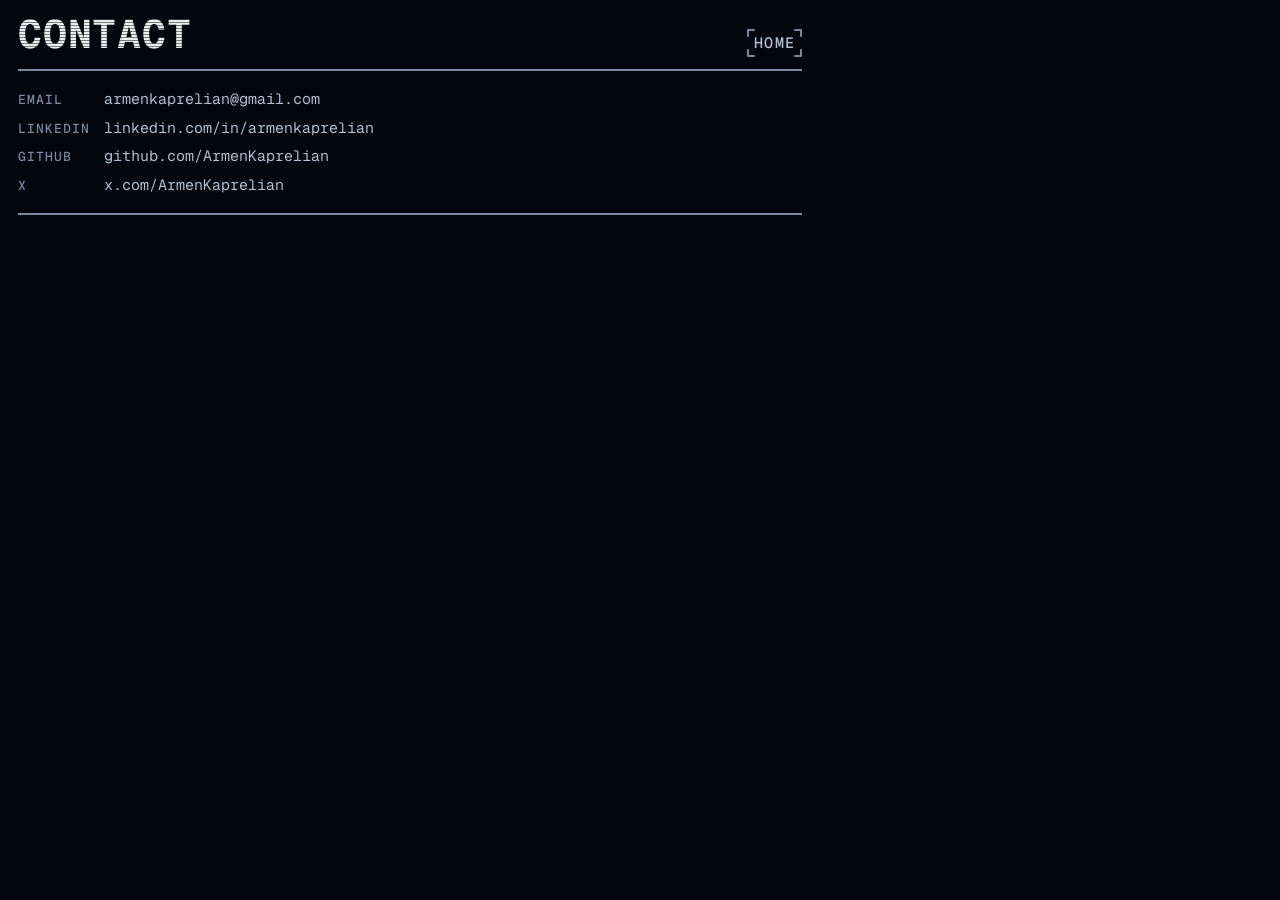
<file: contact/index.html>
<!doctype html>
<html lang="en">
<head>
<meta charset="utf-8">
<meta name="viewport" content="width=device-width, initial-scale=1, viewport-fit=cover">
<title>Contact ⌜Armen Kaprelian⌟</title>
<meta name="description" content="How to reach Armen G. Kaprelian: email, LinkedIn, GitHub and X.">
<link rel="icon" href="../favicon.svg" type="image/svg+xml">
<link rel="icon" href="../favicon-32.png" sizes="32x32" type="image/png">
<link rel="apple-touch-icon" href="../apple-touch-icon.png">
<link rel="preload" href="../fonts/GeistMono-Variable.woff2" as="font" type="font/woff2" crossorigin>
<meta name="theme-color" content="#03060E">
<meta property="og:type" content="website"><meta property="og:site_name" content="Armen G. Kaprelian">
<meta property="og:title" content="Contact"><meta property="og:description" content="How to reach Armen G. Kaprelian: email, LinkedIn, GitHub and X.">
<meta property="og:url" content="https://armenkaprelian.com/contact/"><meta property="og:image" content="https://armenkaprelian.com/img/card.jpg">
<meta property="og:image:width" content="1200"><meta property="og:image:height" content="630"><meta property="og:image:alt" content="Armen G. Kaprelian: the name, the headshot and the bio beside the 1982 pipeline photo and the data stream of the home page.">
<meta name="twitter:card" content="summary_large_image">
<link rel="stylesheet" href="../css/site.css">
</head>
<body>
<main class="page">
  <header class="head">
    <h1><span class="striped">Contact</span></h1>
    <a class="cornered homelink" href="../">Home</a>
  </header>
  <hr>
  <div class="body">
    <ul class="links">
      <li><span class="label">Email</span><a class="cornered" href="mailto:armenkaprelian@gmail.com">armenkaprelian@gmail.com</a></li>
      <li><span class="label">LinkedIn</span><a class="cornered" href="https://www.linkedin.com/in/armenkaprelian">linkedin.com/in/armenkaprelian</a></li>
      <li><span class="label">GitHub</span><a class="cornered" href="https://github.com/ArmenKaprelian">github.com/ArmenKaprelian</a></li>
      <li><span class="label">X</span><a class="cornered" href="https://x.com/ArmenKaprelian">x.com/ArmenKaprelian</a></li>
    </ul>
  </div>
  <hr>
</main>
<!-- Cloudflare Web Analytics --><script type='module' src='https://static.cloudflareinsights.com/beacon.min.js' data-cf-beacon='{"token": "78b9bd8de7fc4aeda663357ef41abbd4"}'></script><!-- End Cloudflare Web Analytics -->
</body>
</html>
</file>
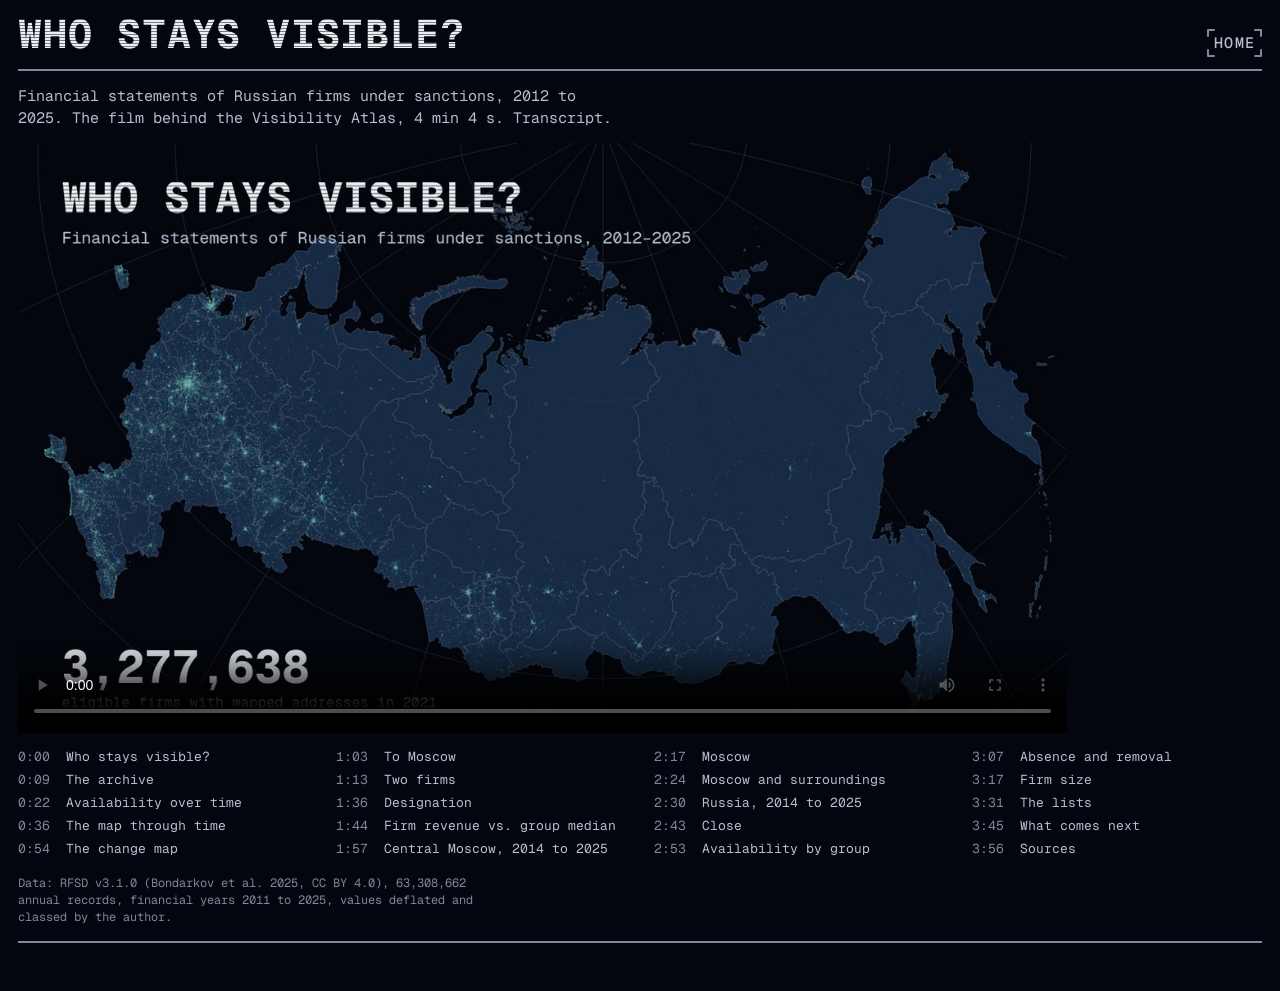
<file: film/index.html>
<!doctype html>
<html lang="en">
<head>
<meta charset="utf-8">
<meta name="viewport" content="width=device-width, initial-scale=1, viewport-fit=cover">
<title>Who stays visible? ⌜Armen Kaprelian⌟</title>
<meta name="description" content="Who stays visible? A film on the financial statements of Russian firms under sanctions, 2012 to 2025.">
<link rel="icon" href="../favicon.svg" type="image/svg+xml">
<link rel="icon" href="../favicon-32.png" sizes="32x32" type="image/png">
<link rel="apple-touch-icon" href="../apple-touch-icon.png">
<link rel="preload" href="../fonts/GeistMono-Variable.woff2" as="font" type="font/woff2" crossorigin>
<meta name="theme-color" content="#03060E">
<meta property="og:type" content="website"><meta property="og:site_name" content="Armen G. Kaprelian">
<meta property="og:title" content="Who stays visible?"><meta property="og:description" content="Who stays visible? A film on the financial statements of Russian firms under sanctions, 2012 to 2025.">
<meta property="og:url" content="https://armenkaprelian.com/film/"><meta property="og:image" content="https://armenkaprelian.com/film/poster.jpg">
<meta property="og:image:width" content="1280"><meta property="og:image:height" content="720"><meta property="og:image:alt" content="The film's title frame: WHO STAYS VISIBLE? over the map of Russia's firms.">
<meta name="twitter:card" content="summary_large_image">
<link rel="stylesheet" href="../css/site.css">
</head>
<body>
<main class="page film">
  <header class="head">
    <h1><span class="striped">Who stays visible?</span></h1>
    <a class="cornered homelink" href="../">Home</a>
  </header>
  <hr>
  <div class="body">
    <p>Financial statements of Russian firms under sanctions, 2012 to 2025. The film behind the <a class="cornered" href="../atlas/">Visibility Atlas</a>, 4&nbsp;min 4&nbsp;s. <a class="cornered" href="transcript.html">Transcript</a>.</p>
    <video controls preload="metadata" playsinline poster="poster.jpg" width="1280" height="720">
      <source src="who-stays-visible-244s.mp4?v=4b460ecfe774" type="video/mp4">
      <track kind="captions" src="captions.vtt?v=b645c3e06bcf" srclang="en" label="English">
    </video>
    <ol class="chapters" aria-label="Chapters">
      <li><button type="button" data-t="0"><span class="t">0:00</span>Who stays visible?</button></li>
      <li><button type="button" data-t="9.5"><span class="t">0:09</span>The archive</button></li>
      <li><button type="button" data-t="22.5"><span class="t">0:22</span>Availability over time</button></li>
      <li><button type="button" data-t="36"><span class="t">0:36</span>The map through time</button></li>
      <li><button type="button" data-t="54"><span class="t">0:54</span>The change map</button></li>
      <li><button type="button" data-t="63.5"><span class="t">1:03</span>To Moscow</button></li>
      <li><button type="button" data-t="73.5"><span class="t">1:13</span>Two firms</button></li>
      <li><button type="button" data-t="96.5"><span class="t">1:36</span>Designation</button></li>
      <li><button type="button" data-t="104.5"><span class="t">1:44</span>Firm revenue vs. group median</button></li>
      <li><button type="button" data-t="117.5"><span class="t">1:57</span>Central Moscow, 2014 to 2025</button></li>
      <li><button type="button" data-t="137.5"><span class="t">2:17</span>Moscow</button></li>
      <li><button type="button" data-t="144.5"><span class="t">2:24</span>Moscow and surroundings</button></li>
      <li><button type="button" data-t="150"><span class="t">2:30</span>Russia, 2014 to 2025</button></li>
      <li><button type="button" data-t="163.5"><span class="t">2:43</span>Close</button></li>
      <li><button type="button" data-t="173.5"><span class="t">2:53</span>Availability by group</button></li>
      <li><button type="button" data-t="187"><span class="t">3:07</span>Absence and removal</button></li>
      <li><button type="button" data-t="197.5"><span class="t">3:17</span>Firm size</button></li>
      <li><button type="button" data-t="211.5"><span class="t">3:31</span>The lists</button></li>
      <li><button type="button" data-t="225.5"><span class="t">3:45</span>What comes next</button></li>
      <li><button type="button" data-t="236.5"><span class="t">3:56</span>Sources</button></li>
    </ol>
    <p class="note">Data: RFSD v3.1.0 (Bondarkov et al. 2025, CC BY 4.0), 63,308,662 annual records, financial years 2011 to 2025, values deflated and classed by the author.</p>
  </div>
  <hr>
</main>
<script src="../js/film.js"></script>
<!-- Cloudflare Web Analytics --><script type='module' src='https://static.cloudflareinsights.com/beacon.min.js' data-cf-beacon='{"token": "78b9bd8de7fc4aeda663357ef41abbd4"}'></script><!-- End Cloudflare Web Analytics -->
</body>
</html>
</file>
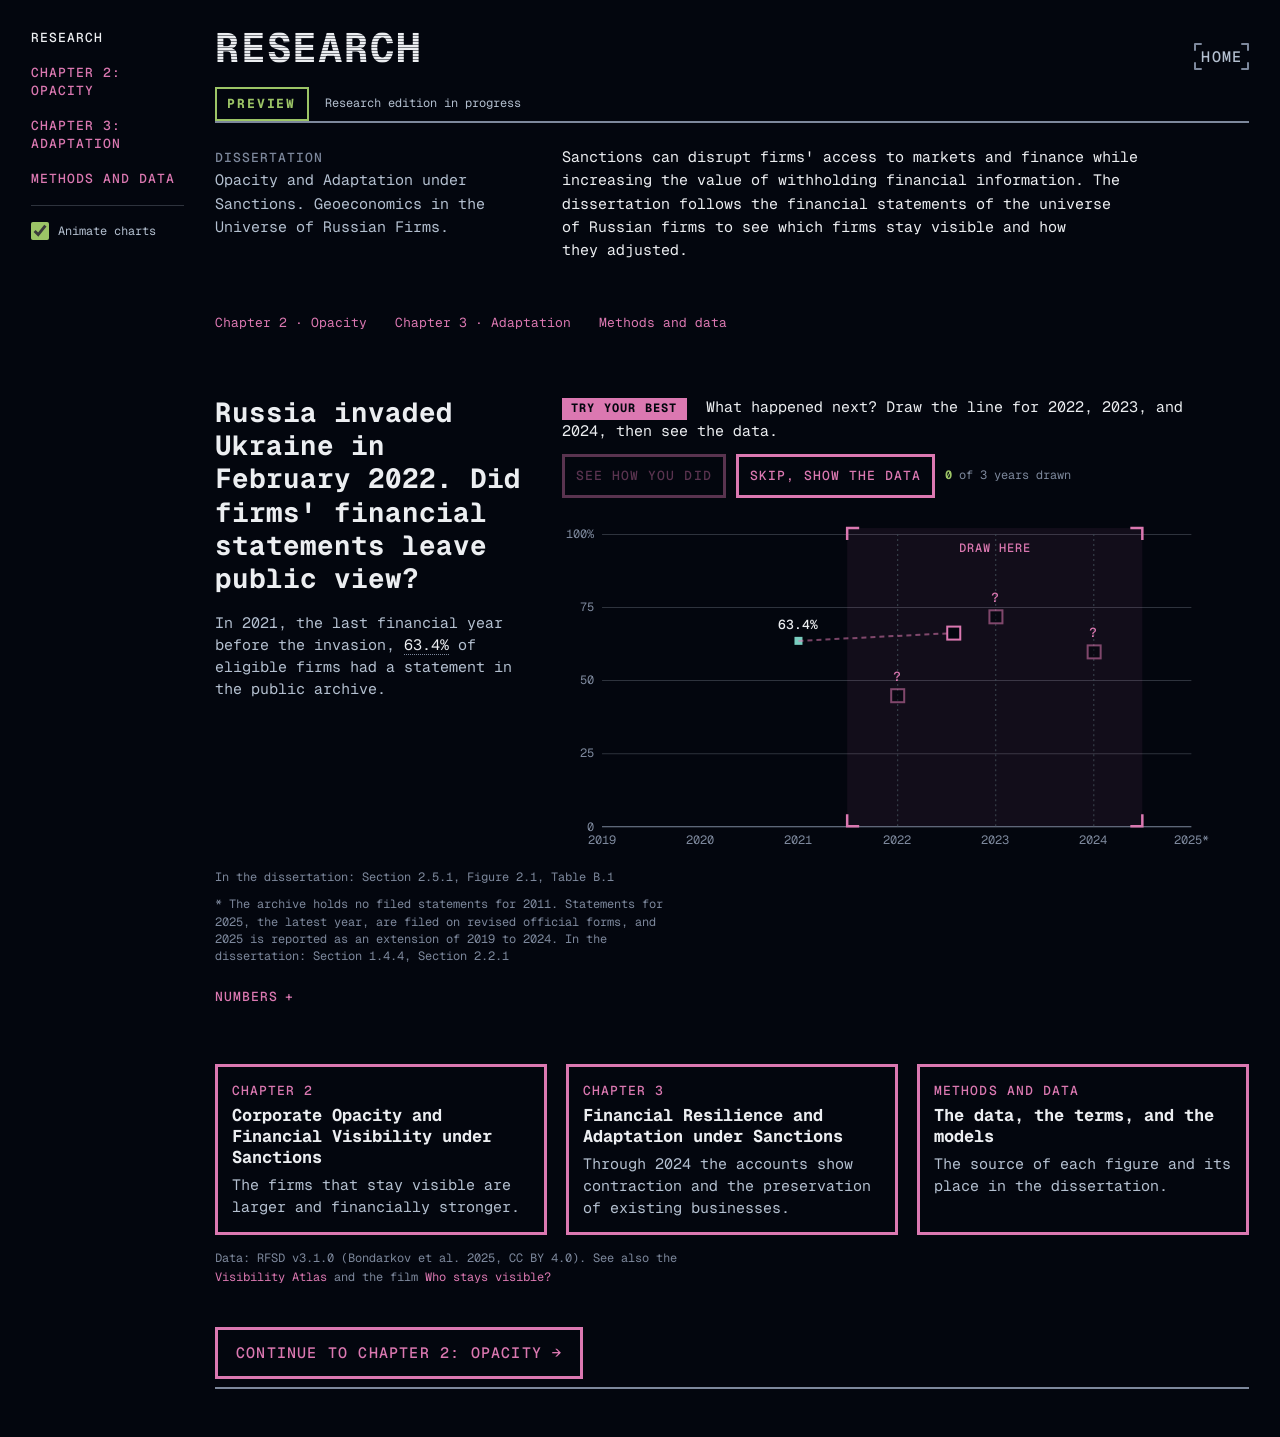
<file: research/index.html>
<!doctype html>
<!-- Generated by edition/tools/build.py from edition/src and edition/data. Do not edit this file. -->
<html lang="en">
<head>
<meta charset="utf-8">
<meta name="viewport" content="width=device-width, initial-scale=1, viewport-fit=cover">
<title>Research ⌜Armen Kaprelian⌟</title>
<meta name="description" content="The dissertation of Armen G. Kaprelian: Opacity and Adaptation under Sanctions. Geoeconomics in the Universe of Russian Firms. Claremont Graduate University.">
<link rel="icon" href="../favicon.svg" type="image/svg+xml">
<link rel="icon" href="../favicon-32.png" sizes="32x32" type="image/png">
<link rel="apple-touch-icon" href="../apple-touch-icon.png">
<link rel="preload" href="../fonts/GeistMono-Variable.woff2" as="font" type="font/woff2" crossorigin>
<meta name="theme-color" content="#03060E">
<meta property="og:type" content="website"><meta property="og:site_name" content="Armen G. Kaprelian">
<meta property="og:title" content="Research"><meta property="og:description" content="The dissertation of Armen G. Kaprelian: Opacity and Adaptation under Sanctions. Geoeconomics in the Universe of Russian Firms. Claremont Graduate University.">
<meta property="og:url" content="https://armenkaprelian.com/research/"><meta property="og:image" content="https://armenkaprelian.com/img/card.jpg">
<meta property="og:image:width" content="1200"><meta property="og:image:height" content="630"><meta property="og:image:alt" content="Armen G. Kaprelian: the name, the headshot and the bio beside the 1982 pipeline photo and the data stream of the home page.">
<meta name="twitter:card" content="summary_large_image">
<link rel="stylesheet" href="../css/site.css">
<link rel="stylesheet" href="edition/edition.css?v=6e42775d56">
</head>
<body>
<div class="shell">
<div class="readerbar"><span class="reading-section">Research</span>
<button type="button" class="railbtn" aria-controls="rail" aria-expanded="false">Contents</button></div>
<nav class="rail" id="rail" aria-label="Contents" data-l-reduced="Your device requests reduced motion." data-l-failure="This chart could not load." data-l-retry="Try again" data-l-permalink="Link to this finding">
<a class="pg" href="./" aria-current="page">Research</a>
<a class="pg" href="opacity/">Chapter 2: Opacity</a>
<a class="pg" href="adaptation/">Chapter 3: Adaptation</a>
<a class="pg" href="methods/">Methods and data</a>
<label class="motion-choice" hidden><input type="checkbox" checked> Animate charts</label>
</nav>
<main class="page ed">
  <header class="head">
    <h1><span class="striped">Research</span></h1>
    <a class="cornered homelink" href="../">Home</a>
  </header>
  <aside class="preview-banner" aria-label="Edition status"><strong>PREVIEW</strong><span>Research edition in progress</span></aside>
  <hr>
  <div class="body">
    <p><span class="label">Dissertation</span><br>Opacity and Adaptation under Sanctions. Geoeconomics in the Universe of Russian Firms.</p>
    <p class="lead">Sanctions can disrupt firms' access to markets and finance while increasing the value of withholding financial information. The dissertation follows the financial statements of the universe of Russian firms to see which firms stay visible and how they adjusted.</p>
  </div>

  <nav class="chapter-start" aria-label="Research chapters">
    <a class="cornered" href="opacity/">Chapter 2 · Opacity</a>
    <a class="cornered" href="adaptation/">Chapter 3 · Adaptation</a>
    <a class="cornered" href="methods/">Methods and data</a>
  </nav>

  <section class="finding" id="draw">
    <div class="exercise">
      <div class="exercise-intro">
        <h2>Russia invaded Ukraine in February 2022. Did firms' financial statements leave public view?</h2>
        <p>In 2021, the last financial year before the invasion, <data class="num" value="63.432823" data-src="Section 2.5.1, Figure 2.1, Table B.1">63.4%</data> of eligible firms had a statement in the public archive.</p>
      </div>
      <figure class="fig" data-fig="h1" data-script="drawit" data-json="availability"
              aria-label="Share of eligible firms with an available financial statement, by financial year."
              data-l-hint="Draw here" data-l-guess="Your guess for"
              data-l-million="million" data-l-rosstat="Rosstat" data-l-fns="FNS">
        <p class="tryit"><span class="kick">Try your best</span> What happened next? Draw the line for 2022, 2023, and 2024, then see the data.</p>
        <div class="key" hidden>
          <span data-k="eligible"><i></i>all eligible firms</span>
          <span data-k="registered"><i></i>firms registered at year-end</span>
          <span data-k="statements"><i></i>statements</span>
        </div>
        <div class="acts first">
          <button type="button" class="btn" data-act="show" disabled>See how you did</button>
          <button type="button" class="btn" data-act="skip">Skip, show the data</button>
          <span class="hint"><output class="done"></output> of 3 years drawn</span>
        </div>
        <div class="plot"></div>
        <div class="acts again" hidden>
          <button type="button" class="btn" data-act="again">Draw again</button>
        </div>
      </figure>
    </div>
    <div class="reads" hidden aria-live="polite">
      <h3 class="found">Public statements did not become scarcer after 2022.</h3>
      <p class="you" hidden>You drew <span data-you></span> for 2024. The share was <data class="num" value="66.276484" data-src="Section 2.5.1, Figure 2.1, Table B.1">66.3%</data>. <span data-verdict="fall">You expected a fall, and the share rose.</span><span data-verdict="flat">You expected little change, and the share rose.</span><span data-verdict="rise">You expected a rise, and the share rose.</span> <span data-close>Your line ended within two points of the data.</span></p>
      <p data-when="eligible">Among all eligible firms the share with an available statement rose from <data class="num" value="63.432823" data-src="Section 2.5.1, Figure 2.1, Table B.1">63.4%</data> in 2021 to <data class="num" value="66.276484" data-src="Section 2.5.1, Figure 2.1, Table B.1">66.3%</data> in 2024.</p>
      <p data-when="registered">Among eligible firms still registered at year-end, the share with a public statement edged down from <data class="num" value="71.722628" data-src="Section 2.5.1, Figure 2.1, Table B.1">71.7%</data> in 2021 to <data class="num" value="71.198333" data-src="Section 2.5.1, Figure 2.1, Table B.1">71.2%</data> in 2024. The share among all eligible firms rose as firms without statements left the register.</p>
      <p data-when="counts">The number of statements fell by <data class="num" value="2.040564" data-src="Section 2.5.1">2.0%</data>, from <data class="num" value="2129509" data-src="Section 2.5.1, Figure 2.1, Table B.1">2,129,509</data> to <data class="num" value="2086055" data-src="Section 2.5.1, Figure 2.1, Table B.1">2,086,055</data>, while the eligible population fell by <data class="num" value="6.243616" data-src="Section 2.5.1">6.2%</data>, from <data class="num" value="3357109" data-src="Section 2.5.1, Figure 2.1, Table B.1">3,357,109</data> to <data class="num" value="3147504" data-src="Section 2.5.1, Figure 2.1, Table B.1">3,147,504</data>. The share rose as firms without statements left the register.</p>
      <p data-when="long">Rosstat supplied the statements for the years through 2018 and the Federal Tax Service (FNS) those from 2019, so the two periods are read separately.</p>
    </div>
    <div class="after" hidden>
      <div class="ctl" role="radiogroup" aria-label="Firms counted">
        <span class="label">Firms counted</span>
        <button type="button" class="btn" role="radio" data-set="pop" data-v="eligible" aria-checked="true">All eligible firms</button>
        <button type="button" class="btn" role="radio" data-set="pop" data-v="registered" aria-checked="false">Registered at year-end</button>
      </div>
      <div class="ctl" role="radiogroup" aria-label="Measure">
        <span class="label">Measure</span>
        <button type="button" class="btn" role="radio" data-set="show" data-v="share" aria-checked="true">Share</button>
        <button type="button" class="btn" role="radio" data-set="show" data-v="counts" aria-checked="false">Counts</button>
      </div>
      <div class="ctl" role="radiogroup" aria-label="Years">
        <span class="label">Years</span>
        <button type="button" class="btn" role="radio" data-set="range" data-v="short" aria-checked="true">2019 to 2025*</button>
        <button type="button" class="btn" role="radio" data-set="range" data-v="long" aria-checked="false">2011* to 2025*</button>
      </div>
    </div>
    <div class="reads" hidden>
      <p>The archive holds about as many statements for 2024 as for 2021. Both years come from one release, so this comparison cannot count restrictions that removed earlier statements as well as later ones. <a class="cornered" href="opacity/">Chapter 2</a> shows which firms stay visible and where the others went.</p>
    </div>
    <p class="ref">In the dissertation: Section 2.5.1, Figure 2.1, Table B.1</p>
    <p class="ref star">* The archive holds no filed statements for 2011. Statements for 2025, the latest year, are filed on revised official forms, and 2025 is reported as an extension of 2019 to 2024. In the dissertation: Section 1.4.4, Section 2.2.1</p>
    <details class="nums"><summary>Numbers</summary><div class="tablewrap"><table><thead><tr><th>Year</th><th>All eligible firms</th><th>With a statement</th><th>Share</th><th>Registered at year-end</th><th>With a statement</th><th>Share</th></tr></thead><tbody><tr><td>2011*</td><td>5,121,940</td><td>0</td><td></td><td>4,552,203</td><td>0</td><td></td></tr><tr><td>2012</td><td>4,991,391</td><td>741,328</td><td>14.9%</td><td>4,417,867</td><td>740,892</td><td>16.8%</td></tr><tr><td>2013</td><td>4,859,020</td><td>1,590,206</td><td>32.7%</td><td>4,390,011</td><td>1,589,505</td><td>36.2%</td></tr><tr><td>2014</td><td>4,837,958</td><td>1,784,527</td><td>36.9%</td><td>4,335,669</td><td>1,783,119</td><td>41.1%</td></tr><tr><td>2015</td><td>4,826,487</td><td>2,105,642</td><td>43.6%</td><td>4,507,835</td><td>2,104,534</td><td>46.7%</td></tr><tr><td>2016</td><td>4,984,256</td><td>2,135,166</td><td>42.8%</td><td>4,243,803</td><td>2,134,354</td><td>50.3%</td></tr><tr><td>2017</td><td>4,672,983</td><td>2,150,696</td><td>46.0%</td><td>4,053,052</td><td>2,149,985</td><td>53.0%</td></tr><tr><td>2018</td><td>4,413,656</td><td>2,090,475</td><td>47.4%</td><td>3,762,713</td><td>2,089,895</td><td>55.5%</td></tr><tr><td>2019</td><td>4,072,823</td><td>2,035,520</td><td>50.0%</td><td>3,413,062</td><td>2,024,904</td><td>59.3%</td></tr><tr><td>2020</td><td>3,657,017</td><td>2,173,678</td><td>59.4%</td><td>3,117,550</td><td>2,171,683</td><td>69.7%</td></tr><tr><td>2021</td><td>3,357,109</td><td>2,129,509</td><td>63.4%</td><td>2,959,193</td><td>2,122,411</td><td>71.7%</td></tr><tr><td>2022</td><td>3,211,663</td><td>2,084,487</td><td>64.9%</td><td>2,909,548</td><td>2,078,892</td><td>71.5%</td></tr><tr><td>2023</td><td>3,167,848</td><td>2,090,991</td><td>66.0%</td><td>2,899,574</td><td>2,086,826</td><td>72.0%</td></tr><tr><td>2024</td><td>3,147,504</td><td>2,086,055</td><td>66.3%</td><td>2,926,282</td><td>2,083,464</td><td>71.2%</td></tr><tr><td>2025*</td><td>3,125,555</td><td>2,009,771</td><td>64.3%</td><td>2,747,070</td><td>1,981,779</td><td>72.1%</td></tr></tbody></table></div></details>
  </section>

  <ul class="cards">
    <li><a href="opacity/"><span class="label">Chapter 2</span><b>Corporate Opacity and Financial Visibility under Sanctions</b>The firms that stay visible are larger and financially stronger.</a></li>
    <li><a href="adaptation/"><span class="label">Chapter 3</span><b>Financial Resilience and Adaptation under Sanctions</b>Through 2024 the accounts show contraction and the preservation of existing businesses.</a></li>
    <li><a href="methods/"><span class="label">Methods and data</span><b>The data, the terms, and the models</b>The source of each figure and its place in the dissertation.</a></li>
  </ul>
  <div class="body">
    <p class="note">Data: RFSD v3.1.0 (Bondarkov et al. 2025, CC BY 4.0). See also the <a class="cornered" href="../atlas/">Visibility Atlas</a> and the film <a class="cornered" href="../film/">Who stays visible?</a></p>
  </div>
  <nav class="next" aria-label="Continue to Chapter 2: Opacity"><a class="btn big" href="opacity/">Continue to Chapter 2: Opacity</a></nav>
  <hr>
</main>
</div>
<script src="edition/js/core.js?v=6e42775d56" defer></script>
<!-- Cloudflare Web Analytics --><script type='module' src='https://static.cloudflareinsights.com/beacon.min.js' data-cf-beacon='{"token": "78b9bd8de7fc4aeda663357ef41abbd4"}'></script><!-- End Cloudflare Web Analytics -->
</body>
</html>
</file>
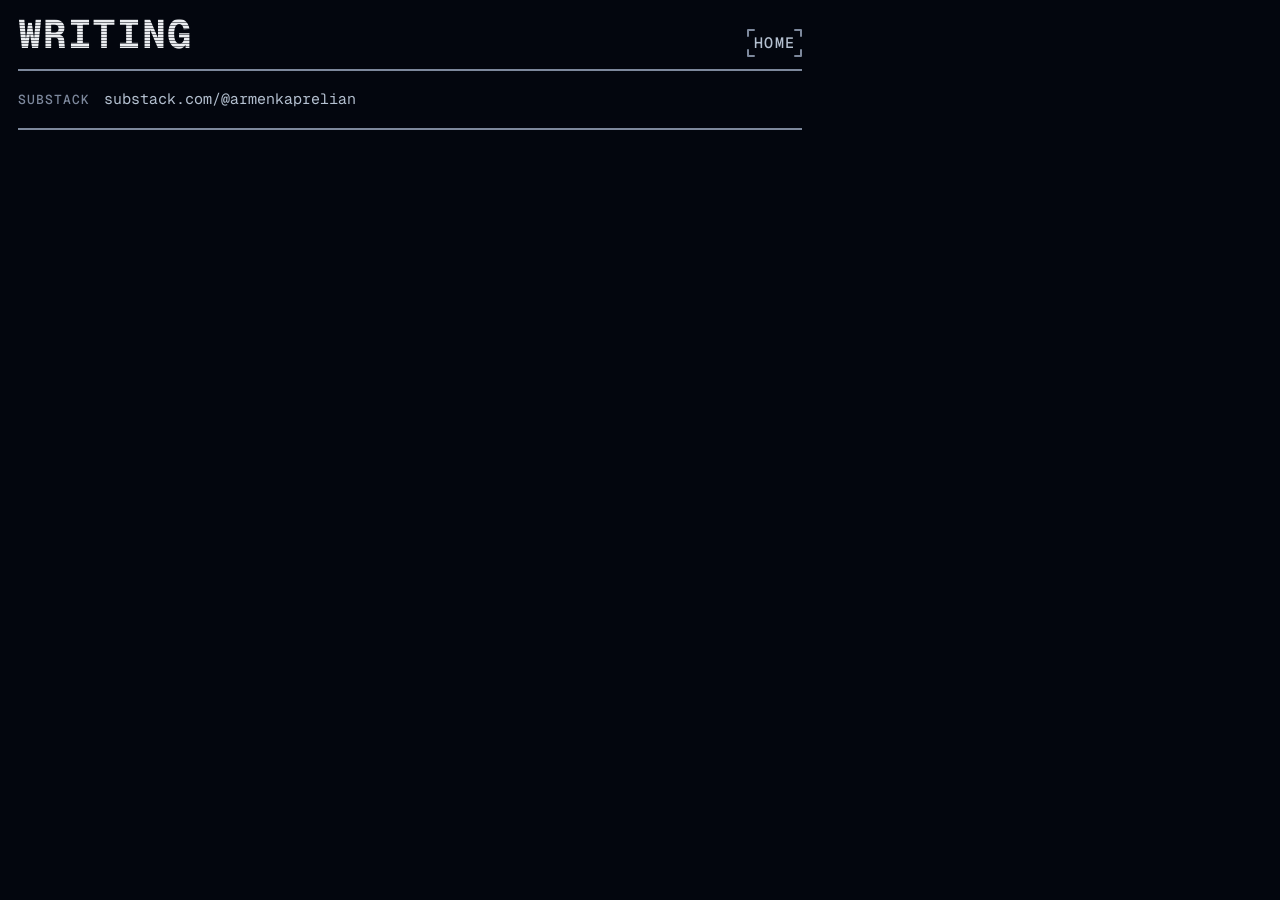
<file: writing/index.html>
<!doctype html>
<html lang="en">
<head>
<meta charset="utf-8">
<meta name="viewport" content="width=device-width, initial-scale=1, viewport-fit=cover">
<title>Writing ⌜Armen Kaprelian⌟</title>
<meta name="description" content="The writing of Armen G. Kaprelian, on Substack.">
<link rel="icon" href="../favicon.svg" type="image/svg+xml">
<link rel="icon" href="../favicon-32.png" sizes="32x32" type="image/png">
<link rel="apple-touch-icon" href="../apple-touch-icon.png">
<link rel="preload" href="../fonts/GeistMono-Variable.woff2" as="font" type="font/woff2" crossorigin>
<meta name="theme-color" content="#03060E">
<meta property="og:type" content="website"><meta property="og:site_name" content="Armen G. Kaprelian">
<meta property="og:title" content="Writing"><meta property="og:description" content="The writing of Armen G. Kaprelian, on Substack.">
<meta property="og:url" content="https://armenkaprelian.com/writing/"><meta property="og:image" content="https://armenkaprelian.com/img/card.jpg">
<meta property="og:image:width" content="1200"><meta property="og:image:height" content="630"><meta property="og:image:alt" content="Armen G. Kaprelian: the name, the headshot and the bio beside the 1982 pipeline photo and the data stream of the home page.">
<meta name="twitter:card" content="summary_large_image">
<link rel="stylesheet" href="../css/site.css">
</head>
<body>
<main class="page">
  <header class="head">
    <h1><span class="striped">Writing</span></h1>
    <a class="cornered homelink" href="../">Home</a>
  </header>
  <hr>
  <div class="body">
    <ul class="links">
      <li><span class="label">Substack</span><a class="cornered" href="https://substack.com/@armenkaprelian">substack.com/@armenkaprelian</a></li>
    </ul>
  </div>
  <hr>
</main>
<!-- Cloudflare Web Analytics --><script type='module' src='https://static.cloudflareinsights.com/beacon.min.js' data-cf-beacon='{"token": "78b9bd8de7fc4aeda663357ef41abbd4"}'></script><!-- End Cloudflare Web Analytics -->
</body>
</html>
</file>
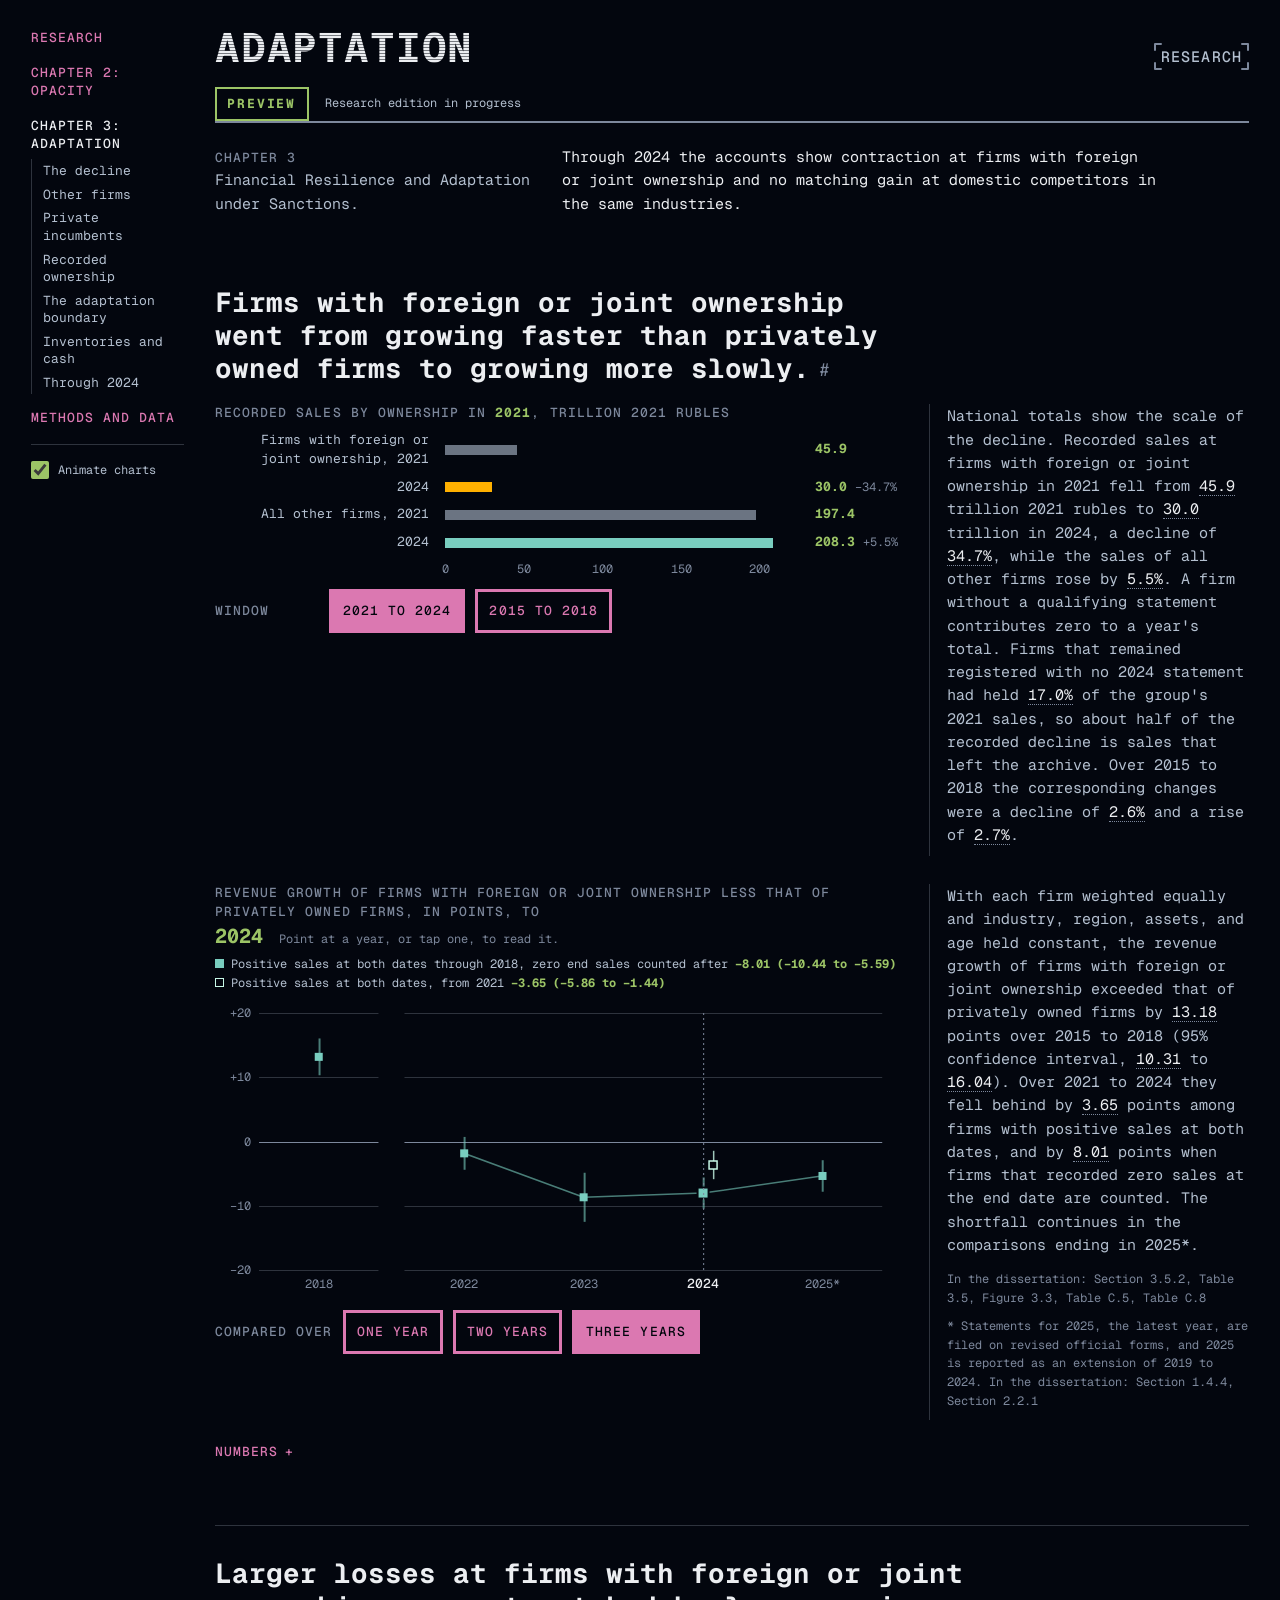
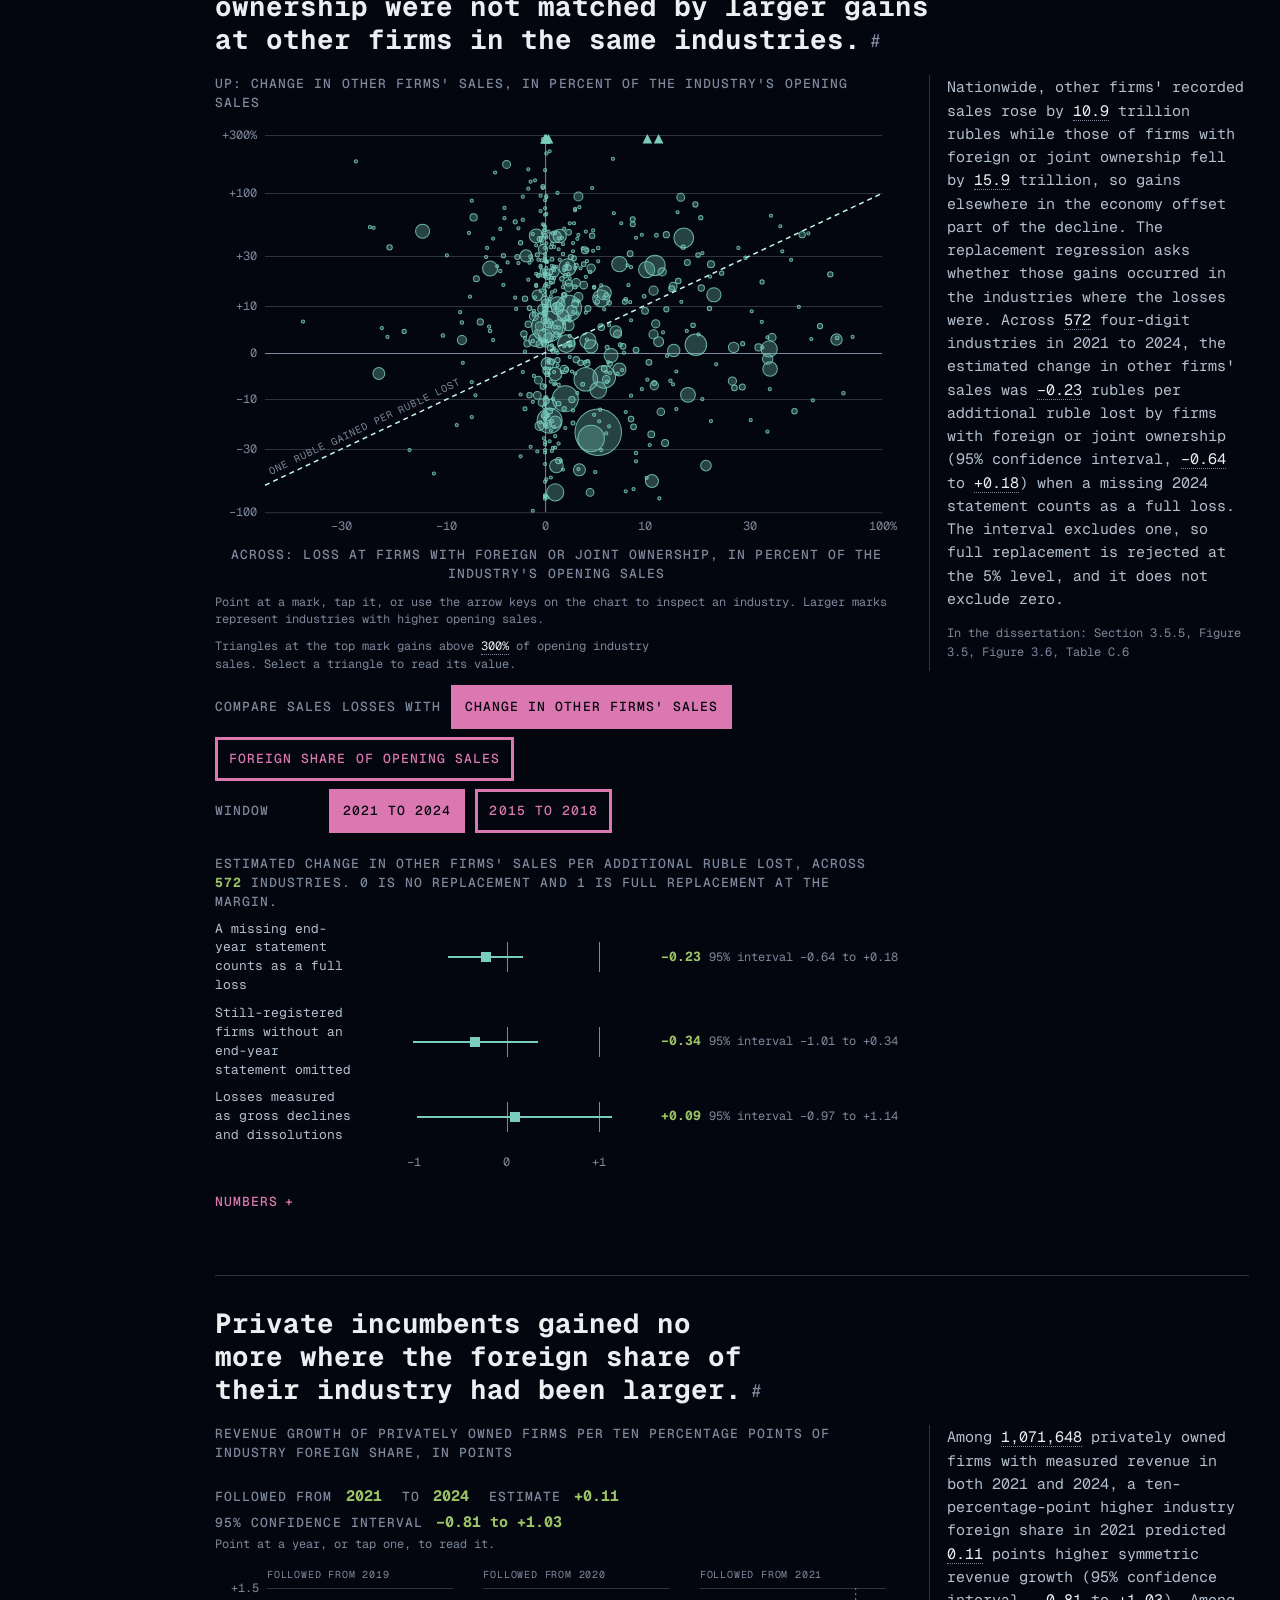
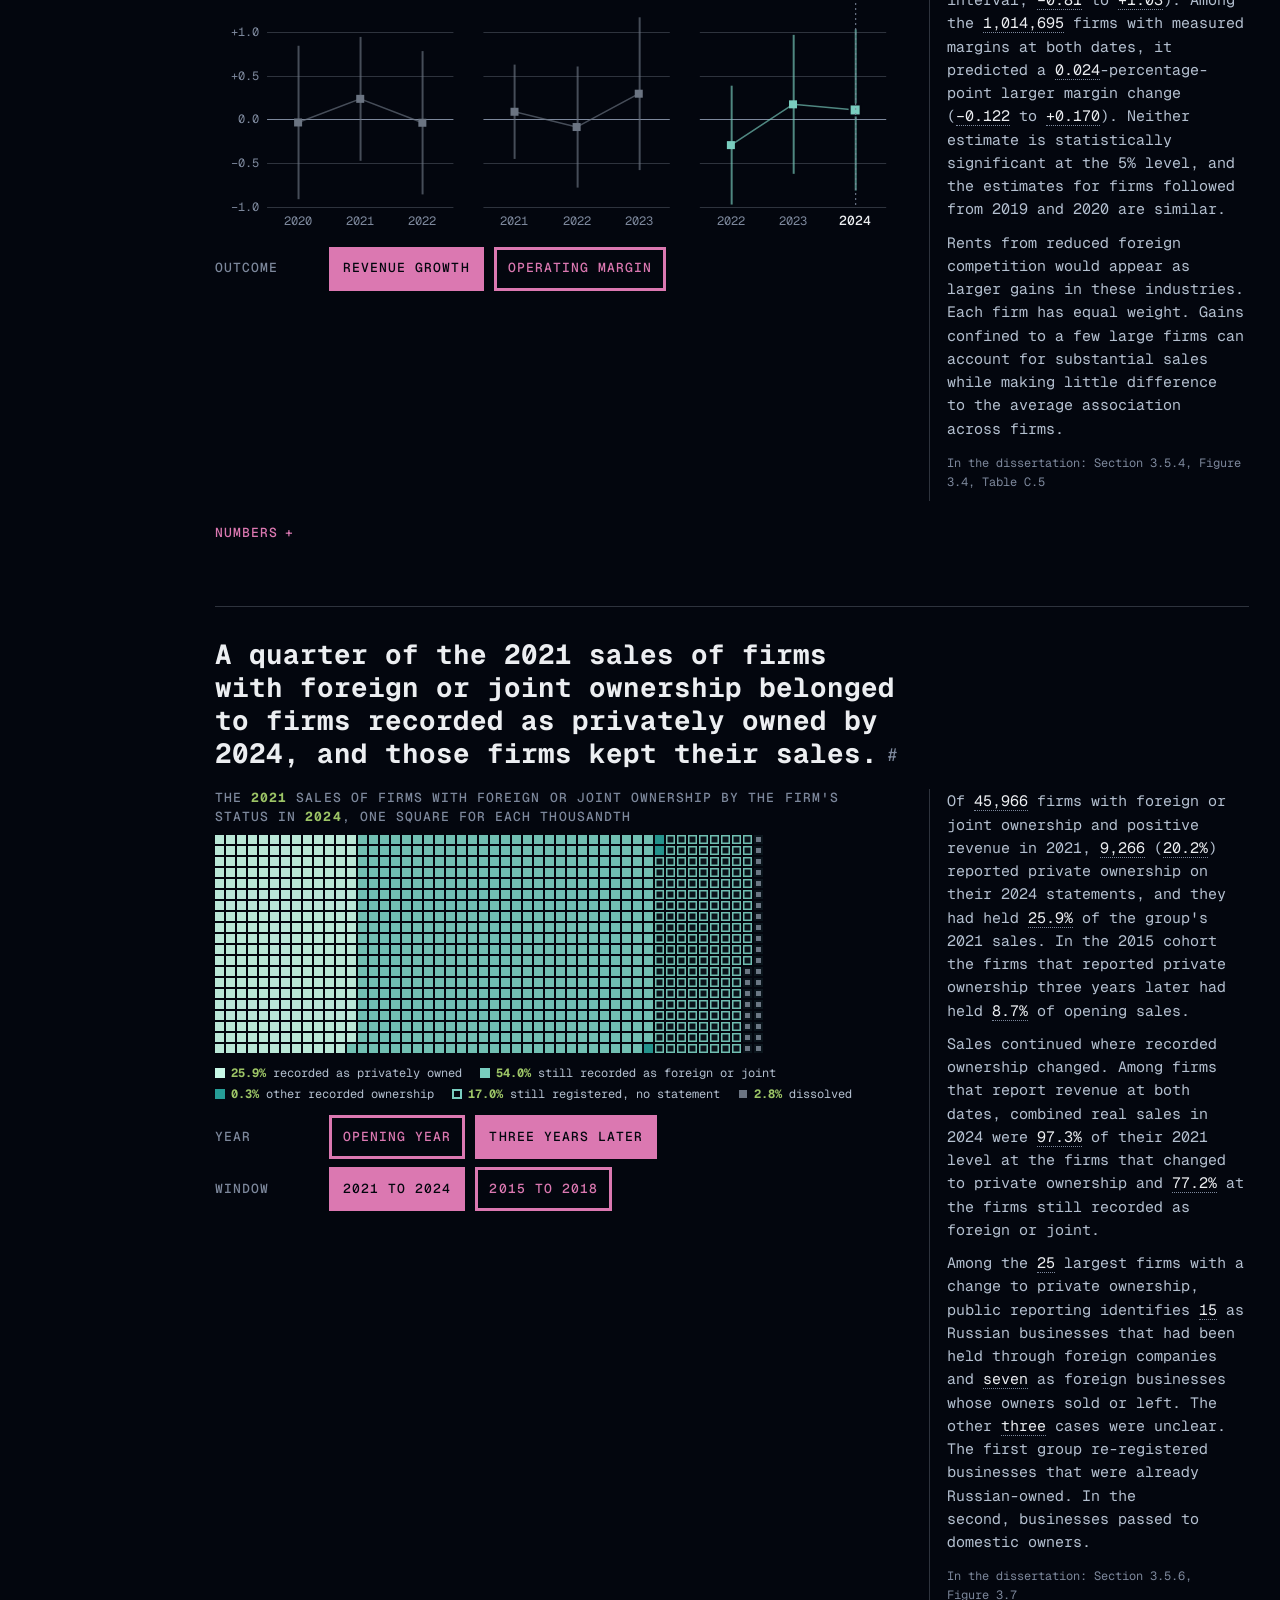
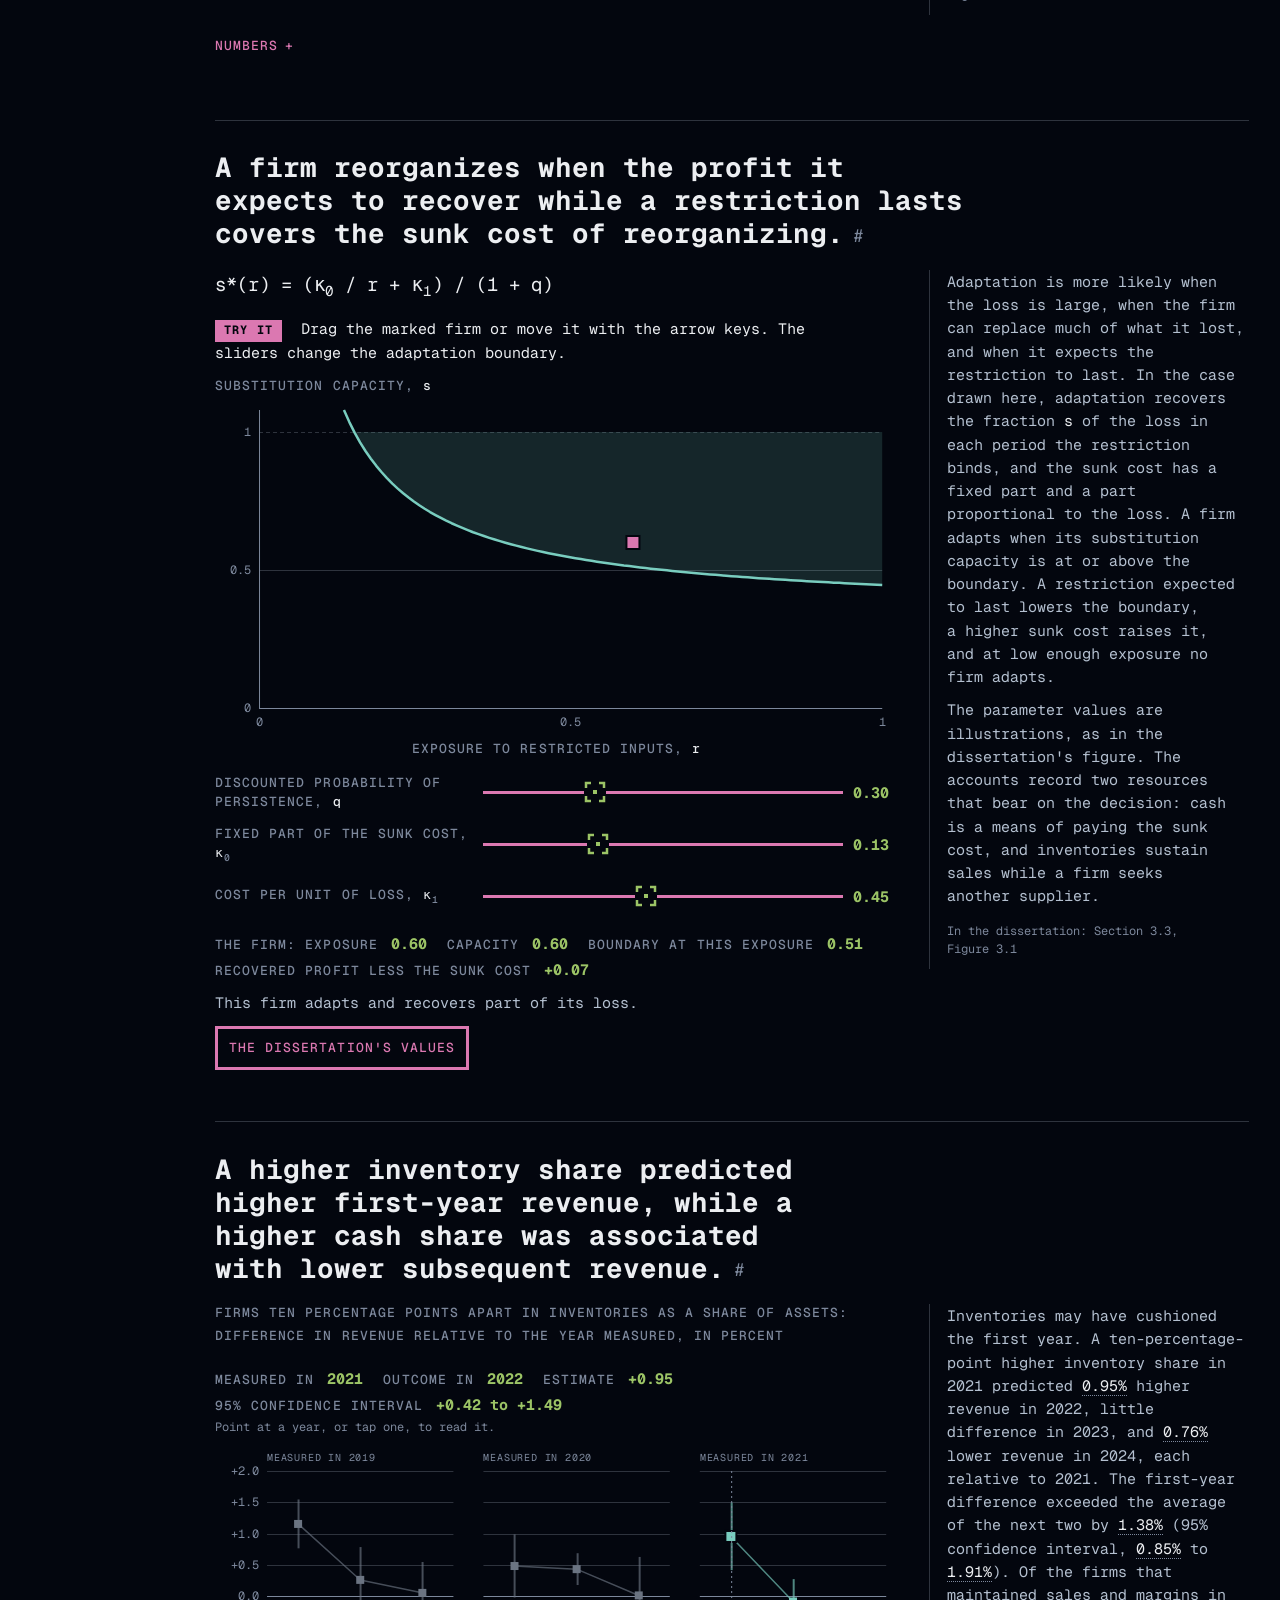
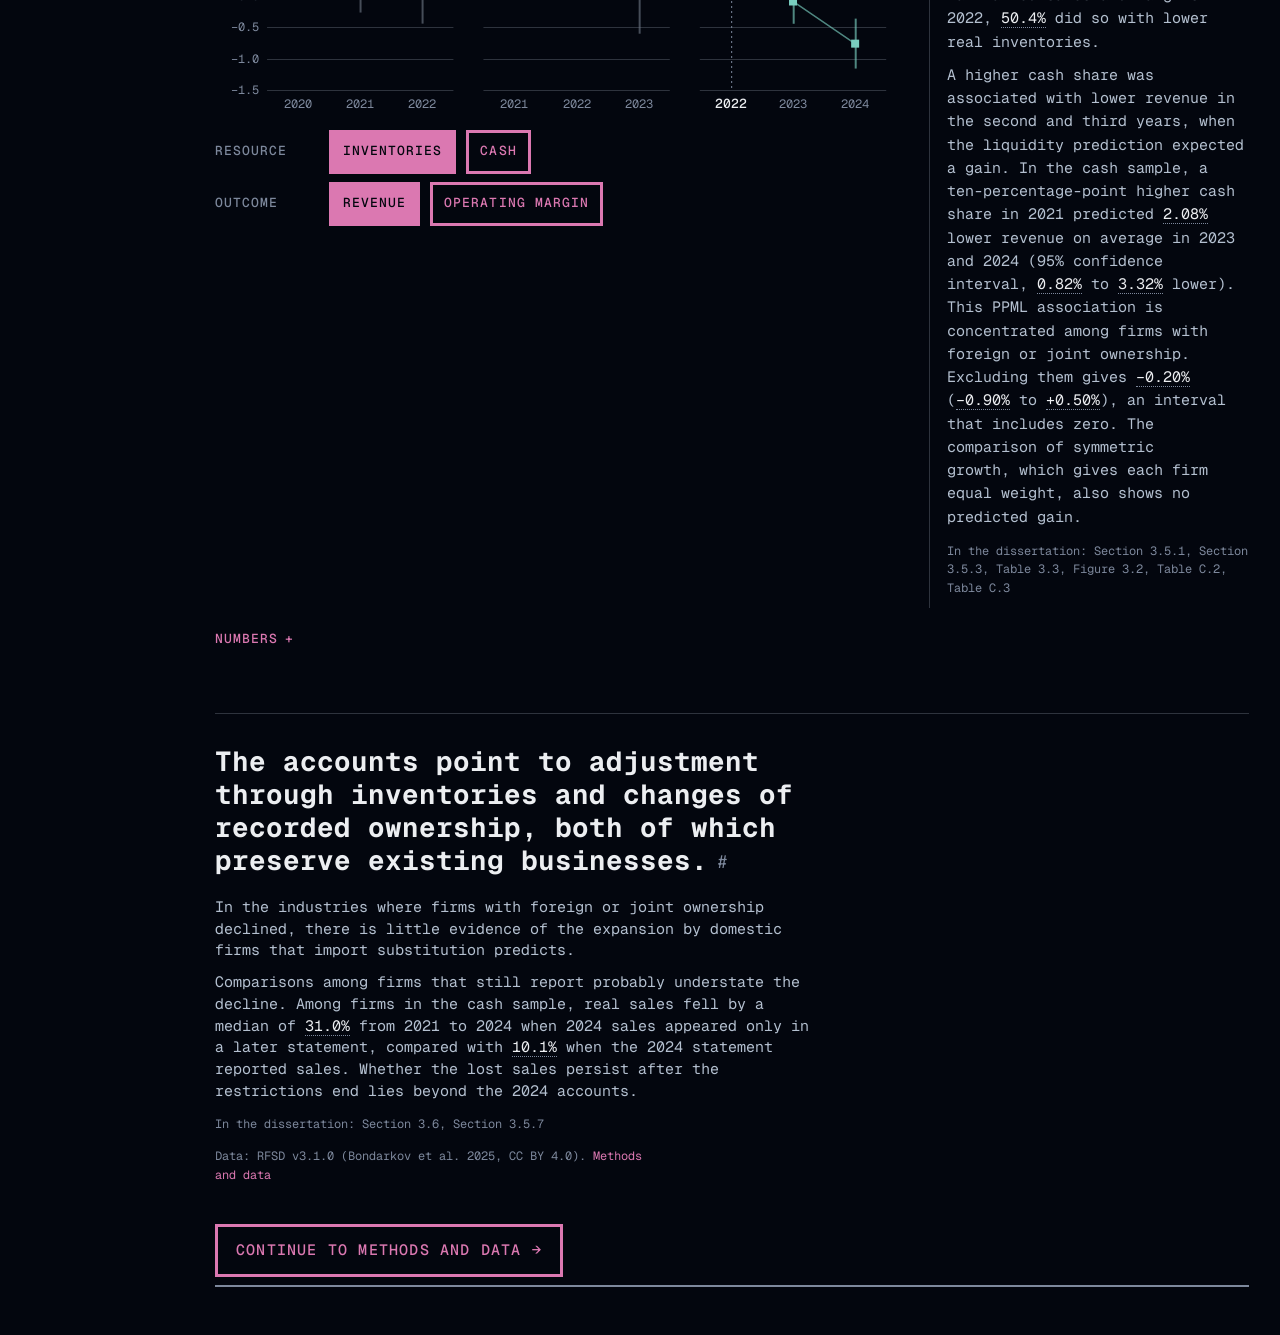
<file: research/adaptation/index.html>
<!doctype html>
<!-- Generated by edition/tools/build.py from edition/src and edition/data. Do not edit this file. -->
<html lang="en">
<head>
<meta charset="utf-8">
<meta name="viewport" content="width=device-width, initial-scale=1, viewport-fit=cover">
<title>Adaptation ⌜Armen Kaprelian⌟</title>
<meta name="description" content="Chapter 3 of the dissertation of Armen G. Kaprelian: Financial Resilience and Adaptation under Sanctions. What the accounts of Russian firms show through 2024.">
<link rel="icon" href="../../favicon.svg" type="image/svg+xml">
<link rel="icon" href="../../favicon-32.png" sizes="32x32" type="image/png">
<link rel="apple-touch-icon" href="../../apple-touch-icon.png">
<link rel="preload" href="../../fonts/GeistMono-Variable.woff2" as="font" type="font/woff2" crossorigin>
<meta name="theme-color" content="#03060E">
<meta property="og:type" content="website"><meta property="og:site_name" content="Armen G. Kaprelian">
<meta property="og:title" content="Adaptation"><meta property="og:description" content="Chapter 3 of the dissertation of Armen G. Kaprelian: Financial Resilience and Adaptation under Sanctions.">
<meta property="og:url" content="https://armenkaprelian.com/research/adaptation/"><meta property="og:image" content="https://armenkaprelian.com/img/card.jpg">
<meta property="og:image:width" content="1200"><meta property="og:image:height" content="630"><meta property="og:image:alt" content="Armen G. Kaprelian: the name, the headshot and the bio beside the 1982 pipeline photo and the data stream of the home page.">
<meta name="twitter:card" content="summary_large_image">
<link rel="stylesheet" href="../../css/site.css">
<link rel="stylesheet" href="../edition/edition.css?v=6e42775d56">
</head>
<body>
<div class="shell">
<div class="readerbar"><span class="reading-section">Chapter 3: Adaptation</span>
<button type="button" class="railbtn" aria-controls="rail" aria-expanded="false">Contents</button></div>
<nav class="rail" id="rail" aria-label="Contents" data-l-reduced="Your device requests reduced motion." data-l-failure="This chart could not load." data-l-retry="Try again" data-l-permalink="Link to this finding">
<a class="pg" href="../">Research</a>
<a class="pg" href="../opacity/">Chapter 2: Opacity</a>
<a class="pg" href="./" aria-current="page">Chapter 3: Adaptation</a>
<ol><li><a href="#loss">The decline</a></li><li><a href="#industries">Other firms</a></li><li><a href="#private">Private incumbents</a></li><li><a href="#ownership">Recorded ownership</a></li><li><a href="#boundary">The adaptation boundary</a></li><li><a href="#resources">Inventories and cash</a></li><li><a href="#accounts">Through 2024</a></li></ol>
<a class="pg" href="../methods/">Methods and data</a>
<label class="motion-choice" hidden><input type="checkbox" checked> Animate charts</label>
</nav>
<main class="page ed">
  <header class="head">
    <h1><span class="striped">Adaptation</span></h1>
    <a class="cornered homelink" href="../">Research</a>
  </header>
  <aside class="preview-banner" aria-label="Edition status"><strong>PREVIEW</strong><span>Research edition in progress</span></aside>
  <hr>
  <div class="body">
    <p><span class="label">Chapter 3</span><br>Financial Resilience and Adaptation under Sanctions.</p>
    <p class="lead">Through 2024 the accounts show contraction at firms with foreign or joint ownership and no matching gain at domestic competitors in the same industries.</p>
  </div>
  <nav class="toc" aria-label="On this page">
    <a class="cornered" href="#loss">The decline</a>
    <a class="cornered" href="#industries">Other firms</a>
    <a class="cornered" href="#private">Private incumbents</a>
    <a class="cornered" href="#ownership">Recorded ownership</a>
    <a class="cornered" href="#boundary">The adaptation boundary</a>
    <a class="cornered" href="#resources">Inventories and cash</a>
    <a class="cornered" href="#accounts">Through 2024</a>
  </nav>

  <section class="finding" id="loss">
    <h2>Firms with foreign or joint ownership went from growing faster than privately owned firms to growing more slowly.</h2>
    <div class="figure-layout">
      <figure class="fig" data-fig="a1" data-script="chart adaptation" data-json="ownership">
        <div class="yearline"><span class="label">Recorded sales by ownership in <output class="y0"></output>, trillion 2021 rubles</span></div>
        <div class="rowchart yrs">
          <div class="rc" data-k="fj_open"><span class="nm">Firms with foreign or joint ownership, <output class="y0"></output></span><span class="track"></span><span class="val"><output class="sh"></output></span></div>
          <div class="rc" data-k="fj_close"><span class="nm"><output class="y1"></output></span><span class="track"></span><span class="val"><output class="sh"></output><span class="of"><output class="chg"></output></span></span></div>
          <div class="rc" data-k="other_open"><span class="nm">All other firms, <output class="y0"></output></span><span class="track"></span><span class="val"><output class="sh"></output></span></div>
          <div class="rc" data-k="other_close"><span class="nm"><output class="y1"></output></span><span class="track"></span><span class="val"><output class="sh"></output><span class="of"><output class="chg"></output></span></span></div>
          <div class="rc axis"><span class="nm"></span><span class="track ticks"></span><span class="val"></span></div>
        </div>
        <div class="ctl" role="radiogroup" aria-label="Window"><span class="label">Window</span>
          <button type="button" class="btn" role="radio" data-set="w" data-v="w2021" aria-checked="true">2021 to 2024</button>
          <button type="button" class="btn" role="radio" data-set="w" data-v="w2015" aria-checked="false">2015 to 2018</button>
        </div>
      </figure>
      <div class="interpretation">
        <p>National totals show the scale of the decline. Recorded sales at firms with foreign or joint ownership in 2021 fell from <data class="num" value="45.874204" data-src="Section 3.5.2, Table 3.5">45.9</data> trillion 2021 rubles to <data class="num" value="29.957452" data-src="Section 3.5.2, Table 3.5">30.0</data> trillion in 2024, a decline of <data class="num" value="34.69652" data-src="Section 3.5.2, Table 3.5">34.7%</data>, while the sales of all other firms rose by <data class="num" value="5.527441" data-src="Section 3.5.2, Table 3.5">5.5%</data>. A firm without a qualifying statement contributes zero to a year's total. Firms that remained registered with no 2024 statement had held <data class="num" value="17.003064" data-src="Section 3.5.2, Figure 3.7">17.0%</data> of the group's 2021 sales, so about half of the recorded decline is sales that left the archive. Over 2015 to 2018 the corresponding changes were a decline of <data class="num" value="2.588457" data-src="Section 3.5.2, Table 3.5">2.6%</data> and a rise of <data class="num" value="2.704954" data-src="Section 3.5.2, Table 3.5">2.7%</data>.</p>
      </div>
    </div>
    <div class="figure-layout">
      <figure class="fig" data-fig="a1g" data-script="chart adaptation" data-json="ownership" data-l-pick="End year">
        <div class="yearline"><span class="label">Revenue growth of firms with foreign or joint ownership less that of privately owned firms, in points, to</span> <output class="yr"></output> <span class="hint">Point at a year, or tap one, to read it.</span></div>
        <div class="key">
          <span><i class="sq a"></i>Positive sales at both dates through 2018, zero end sales counted after <output class="om"></output></span>
          <span class="posline"><i class="sq h"></i>Positive sales at both dates, from 2021 <output class="op"></output></span>
        </div>
        <div class="plot" aria-label="The difference in revenue growth between firms with foreign or joint ownership and privately owned firms, by the end year of the comparison, with 95% confidence intervals. The table under the figure gives the estimates."></div>
        <div class="ctl" role="radiogroup" aria-label="Length of the comparison"><span class="label">Compared over</span>
          <button type="button" class="btn" role="radio" data-set="h" data-v="h1" aria-checked="false">One year</button>
          <button type="button" class="btn" role="radio" data-set="h" data-v="h2" aria-checked="false">Two years</button>
          <button type="button" class="btn" role="radio" data-set="h" data-v="h3" aria-checked="true">Three years</button>
        </div>
      </figure>
      <div class="interpretation">
        <p>With each firm weighted equally and industry, region, assets, and age held constant, the revenue growth of firms with foreign or joint ownership exceeded that of privately owned firms by <data class="num" value="13.177438" data-src="Section 3.5.2, Figure 3.3">13.18</data> points over 2015 to 2018 (95% confidence interval, <data class="num" value="10.313144" data-src="Section 3.5.2, Figure 3.3">10.31</data> to <data class="num" value="16.041731" data-src="Section 3.5.2, Figure 3.3">16.04</data>). Over 2021 to 2024 they fell behind by <data class="num" value="3.649113" data-src="Section 3.5.2, Figure 3.3">3.65</data> points among firms with positive sales at both dates, and by <data class="num" value="8.013982" data-src="Section 3.5.2, Figure 3.3">8.01</data> points when firms that recorded zero sales at the end date are counted. The shortfall continues in the comparisons ending in 2025*.</p>
        <p class="ref">In the dissertation: Section 3.5.2, Table 3.5, Figure 3.3, Table C.5, Table C.8</p>
        <p class="ref star">* Statements for 2025, the latest year, are filed on revised official forms, and 2025 is reported as an extension of 2019 to 2024. In the dissertation: Section 1.4.4, Section 2.2.1</p>
      </div>
    </div>
    <details class="nums"><summary>Numbers</summary><p class="tcap">Recorded sales, trillion 2021 rubles</p><div class="tablewrap"><table class="t2"><thead><tr><th>Ownership at the start</th><th>Window</th><th>Opening year</th><th>Three years later</th><th>Change</th></tr></thead><tbody><tr><td>Foreign or joint</td><td>2021 to 2024</td><td>45.9</td><td>30.0</td><td>−34.7%</td></tr><tr><td>All other firms</td><td>2021 to 2024</td><td>197.4</td><td>208.3</td><td>+5.5%</td></tr><tr><td>Foreign or joint</td><td>2015 to 2018</td><td>48.3</td><td>47.0</td><td>−2.6%</td></tr><tr><td>All other firms</td><td>2015 to 2018</td><td>217.9</td><td>223.8</td><td>+2.7%</td></tr></tbody></table></div><div class="tablewrap"><table><thead><tr><th>From</th><th>To</th><th>Basis</th><th>Difference, points</th><th>95% confidence interval</th></tr></thead><tbody><tr><td>2015</td><td>2016</td><td>Positive sales at both dates</td><td>+4.89</td><td>+3.12 to +6.66</td></tr><tr><td>2015</td><td>2017</td><td>Positive sales at both dates</td><td>+9.35</td><td>+6.82 to +11.88</td></tr><tr><td>2015</td><td>2018</td><td>Positive sales at both dates</td><td>+13.18</td><td>+10.31 to +16.04</td></tr><tr><td>2016</td><td>2017</td><td>Positive sales at both dates</td><td>+5.09</td><td>+3.81 to +6.37</td></tr><tr><td>2016</td><td>2018</td><td>Positive sales at both dates</td><td>+9.99</td><td>+8.00 to +11.98</td></tr><tr><td>2017</td><td>2018</td><td>Positive sales at both dates</td><td>+6.89</td><td>+5.26 to +8.53</td></tr><tr><td>2019</td><td>2020</td><td>Zero end sales counted</td><td>+3.08</td><td>+0.49 to +5.67</td></tr><tr><td>2019</td><td>2021</td><td>Zero end sales counted</td><td>+6.80</td><td>+4.51 to +9.10</td></tr><tr><td>2019</td><td>2022</td><td>Zero end sales counted</td><td>−1.84</td><td>−4.39 to +0.72</td></tr><tr><td>2020</td><td>2021</td><td>Zero end sales counted</td><td>+2.77</td><td>+1.97 to +3.57</td></tr><tr><td>2020</td><td>2022</td><td>Zero end sales counted</td><td>−5.01</td><td>−7.08 to −2.95</td></tr><tr><td>2020</td><td>2023</td><td>Zero end sales counted</td><td>−8.67</td><td>−12.49 to −4.86</td></tr><tr><td>2021</td><td>2022</td><td>Zero end sales counted</td><td>−10.55</td><td>−11.95 to −9.15</td></tr><tr><td>2021</td><td>2023</td><td>Zero end sales counted</td><td>−11.91</td><td>−14.79 to −9.04</td></tr><tr><td>2021</td><td>2024</td><td>Zero end sales counted</td><td>−8.01</td><td>−10.44 to −5.59</td></tr><tr><td>2022</td><td>2023</td><td>Zero end sales counted</td><td>−12.61</td><td>−15.51 to −9.71</td></tr><tr><td>2022</td><td>2024</td><td>Zero end sales counted</td><td>−7.92</td><td>−10.78 to −5.07</td></tr><tr><td>2022</td><td>2025*</td><td>Zero end sales counted</td><td>−5.36</td><td>−7.81 to −2.91</td></tr><tr><td>2023</td><td>2024</td><td>Zero end sales counted</td><td>−6.93</td><td>−9.44 to −4.43</td></tr><tr><td>2023</td><td>2025*</td><td>Zero end sales counted</td><td>−4.38</td><td>−6.86 to −1.90</td></tr><tr><td>2024</td><td>2025*</td><td>Zero end sales counted</td><td>−6.29</td><td>−7.71 to −4.86</td></tr><tr><td>2021</td><td>2022</td><td>Positive sales at both dates</td><td>−6.53</td><td>−7.97 to −5.08</td></tr><tr><td>2021</td><td>2023</td><td>Positive sales at both dates</td><td>−6.03</td><td>−8.48 to −3.58</td></tr><tr><td>2021</td><td>2024</td><td>Positive sales at both dates</td><td>−3.65</td><td>−5.86 to −1.44</td></tr></tbody></table></div></details>
  </section>

  <section class="finding" id="industries">
    <h2>Larger losses at firms with foreign or joint ownership were not matched by larger gains at other firms in the same industries.</h2>
    <div class="figure-layout">
      <figure class="fig" data-fig="a2" data-script="chart adaptation" data-json="industries" data-l-one="One ruble gained per ruble lost" data-l-pick="Choose an industry, ordered by opening sales">
        <div class="yearline"><span class="label" data-when="match">Up: change in other firms' sales, in percent of the industry's opening sales</span><span class="label" data-when="share" hidden>Up: loss at firms with foreign or joint ownership, in percent of the industry's opening sales</span></div>
        <div class="plot" aria-label="Each mark is a four-digit industry. Compare sales losses at firms with foreign or joint ownership with either the change in other firms' sales or the share of opening sales held by firms with foreign or joint ownership. The table under the figure gives the estimates."></div>
        <span class="label xl" data-when="match">Across: loss at firms with foreign or joint ownership, in percent of the industry's opening sales</span>
        <span class="label xl" data-when="share" hidden>Across: share of the industry's opening sales held by firms with foreign or joint ownership</span>
        <div class="trace">
          <span class="rest">Point at a mark, tap it, or use the arrow keys on the chart to inspect an industry. Larger marks represent industries with higher opening sales.</span>
          <span class="hit2" hidden><output class="inm"></output> (<output class="icd"></output>). Foreign share of opening sales <output class="is1"></output>. Change in sales at firms with foreign or joint ownership <output class="is2"></output> and at other firms <output class="is3"></output>, as percentages of the industry's opening sales.</span>
        </div>
        <p class="labnote" data-when="match">Triangles at the top mark gains above <data class="num" value="300" data-src="Figure 3.5">300%</data> of opening industry sales. Select a triangle to read its value.</p>
        <div class="ctl" role="radiogroup" aria-label="Compare sales losses with"><span class="label">Compare sales losses with</span>
          <button type="button" class="btn" role="radio" data-set="view" data-v="match" aria-checked="true">Change in other firms' sales</button>
          <button type="button" class="btn" role="radio" data-set="view" data-v="share" aria-checked="false">Foreign share of opening sales</button>
        </div>
        <div class="ctl" role="radiogroup" aria-label="Window"><span class="label">Window</span>
          <button type="button" class="btn" role="radio" data-set="w" data-v="w2021" aria-checked="true">2021 to 2024</button>
          <button type="button" class="btn" role="radio" data-set="w" data-v="w2015" aria-checked="false">2015 to 2018</button>
        </div>
        <div class="yearline est"><span class="label">Estimated change in other firms' sales per additional ruble lost, across <output class="nind"></output> industries. 0 is no replacement and 1 is full replacement at the margin.</span></div>
        <div class="rowchart">
          <div class="rc" data-k="full"><span class="nm">A missing end-year statement counts as a full loss</span><span class="track"></span><span class="val"><output class="sh"></output><span class="of">95% interval <output class="ivs"></output></span></span></div>
          <div class="rc" data-k="unfiled"><span class="nm">Still-registered firms without an end-year statement omitted</span><span class="track"></span><span class="val"><output class="sh"></output><span class="of">95% interval <output class="ivs"></output></span></span></div>
          <div class="rc" data-k="gross"><span class="nm">Losses measured as gross declines and dissolutions</span><span class="track"></span><span class="val"><output class="sh"></output><span class="of">95% interval <output class="ivs"></output></span></span></div>
          <div class="rc axis"><span class="nm"></span><span class="track ticks"></span><span class="val"></span></div>
        </div>
      </figure>
      <div class="interpretation">
        <p>Nationwide, other firms' recorded sales rose by <data class="num" value="10.909664" data-src="Section 3.5.5">10.9</data> trillion rubles while those of firms with foreign or joint ownership fell by <data class="num" value="15.916752" data-src="Section 3.5.5">15.9</data> trillion, so gains elsewhere in the economy offset part of the decline. The replacement regression asks whether those gains occurred in the industries where the losses were. Across <data class="num" value="572" data-src="Section 3.5.5, Table C.6">572</data> four-digit industries in 2021 to 2024, the estimated change in other firms' sales was <data class="num" value="-0.227774" data-src="Section 3.5.5, Table C.6">−0.23</data> rubles per additional ruble lost by firms with foreign or joint ownership (95% confidence interval, <data class="num" value="-0.63594" data-src="Section 3.5.5, Table C.6">−0.64</data> to <data class="num" value="0.180391" data-src="Section 3.5.5, Table C.6">+0.18</data>) when a missing 2024 statement counts as a full loss. The interval excludes one, so full replacement is rejected at the 5% level, and it does not exclude zero.</p>
        <p class="ref">In the dissertation: Section 3.5.5, Figure 3.5, Figure 3.6, Table C.6</p>
      </div>
    </div>
    <details class="nums"><summary>Numbers</summary><p class="tcap">Change in other firms&#x27; sales per ruble lost by firms with foreign or joint ownership</p><div class="tablewrap"><table class="t2"><thead><tr><th>Treatment</th><th>Window</th><th>Rubles per ruble of loss</th><th>95% confidence interval</th></tr></thead><tbody><tr><td>A missing end-year statement counts as a full loss</td><td>2021 to 2024</td><td>−0.23</td><td>−0.64 to +0.18</td></tr><tr><td>Still-registered firms without an end-year statement omitted</td><td>2021 to 2024</td><td>−0.34</td><td>−1.01 to +0.34</td></tr><tr><td>Losses as gross declines and dissolutions</td><td>2021 to 2024</td><td>+0.09</td><td>−0.97 to +1.14</td></tr><tr><td>A missing end-year statement counts as a full loss</td><td>2015 to 2018</td><td>−0.44</td><td>−0.94 to +0.06</td></tr><tr><td>Still-registered firms without an end-year statement omitted</td><td>2015 to 2018</td><td>−0.21</td><td>−1.30 to +0.88</td></tr><tr><td>Losses as gross declines and dissolutions</td><td>2015 to 2018</td><td>+0.41</td><td>−0.65 to +1.48</td></tr></tbody></table></div></details>
  </section>

  <section class="finding" id="private">
    <h2>Private incumbents gained no more where the foreign share of their industry had been larger.</h2>
    <div class="figure-layout">
      <figure class="fig" data-fig="a3" data-script="chart adaptation" data-json="ownership" data-l-from="Followed from" data-l-pick="Reference year and outcome year">
        <div class="yearline"><span class="label" data-when="growth">Revenue growth of privately owned firms per ten percentage points of industry foreign share, in points</span><span class="label" data-when="margin" hidden>Change in the operating margin of privately owned firms per ten percentage points of industry foreign share, in percentage points</span></div>
        <div class="yearline"><span class="readout"><span><span class="label">Followed from</span> <output class="from"></output></span><span><span class="label">to</span> <output class="to"></output></span><span><span class="label">Estimate</span> <output class="est"></output></span><span><span class="label">95% confidence interval</span> <output class="ivs"></output></span></span> <span class="hint">Point at a year, or tap one, to read it.</span></div>
        <div class="plot" aria-label="Estimates for privately owned firms by the foreign share of their industry, for firms followed from 2019, 2020, and 2021, one to three years later, with 95% confidence intervals. The table under the figure gives the estimates."></div>
        <div class="ctl" role="radiogroup" aria-label="Outcome"><span class="label">Outcome</span>
          <button type="button" class="btn" role="radio" data-set="out" data-v="growth" aria-checked="true">Revenue growth</button>
          <button type="button" class="btn" role="radio" data-set="out" data-v="margin" aria-checked="false">Operating margin</button>
        </div>
      </figure>
      <div class="interpretation">
        <p>Among <data class="num" value="1071648" data-src="Section 3.5.4, Table C.5">1,071,648</data> privately owned firms with measured revenue in both 2021 and 2024, a ten-percentage-point higher industry foreign share in 2021 predicted <data class="num" value="0.108147" data-src="Section 3.5.4, Table C.5">0.11</data> points higher symmetric revenue growth (95% confidence interval, <data class="num" value="-0.811629" data-src="Section 3.5.4, Table C.5">−0.81</data> to <data class="num" value="1.027923" data-src="Section 3.5.4, Table C.5">+1.03</data>). Among the <data class="num" value="1014695" data-src="Section 3.5.4, Table C.5">1,014,695</data> firms with measured margins at both dates, it predicted a <data class="num" value="0.023693" data-src="Section 3.5.4, Table C.5">0.024</data>-percentage-point larger margin change (<data class="num" value="-0.122498" data-src="Section 3.5.4, Table C.5">−0.122</data> to <data class="num" value="0.169885" data-src="Section 3.5.4, Table C.5">+0.170</data>). Neither estimate is statistically significant at the 5% level, and the estimates for firms followed from 2019 and 2020 are similar.</p>
        <p>Rents from reduced foreign competition would appear as larger gains in these industries. Each firm has equal weight. Gains confined to a few large firms can account for substantial sales while making little difference to the average association across firms.</p>
        <p class="ref">In the dissertation: Section 3.5.4, Figure 3.4, Table C.5</p>
      </div>
    </div>
    <details class="nums"><summary>Numbers</summary><p class="tcap">Per ten percentage points of industry foreign share</p><div class="tablewrap"><table><thead><tr><th>Outcome</th><th>From</th><th>To</th><th>Estimate</th><th>95% confidence interval</th></tr></thead><tbody><tr><td>Revenue growth, points</td><td>2019</td><td>2020</td><td>−0.03</td><td>−0.91 to +0.84</td></tr><tr><td>Revenue growth, points</td><td>2019</td><td>2021</td><td>+0.23</td><td>−0.47 to +0.94</td></tr><tr><td>Revenue growth, points</td><td>2019</td><td>2022</td><td>−0.04</td><td>−0.86 to +0.78</td></tr><tr><td>Revenue growth, points</td><td>2020</td><td>2021</td><td>+0.09</td><td>−0.45 to +0.63</td></tr><tr><td>Revenue growth, points</td><td>2020</td><td>2022</td><td>−0.09</td><td>−0.78 to +0.60</td></tr><tr><td>Revenue growth, points</td><td>2020</td><td>2023</td><td>+0.29</td><td>−0.58 to +1.17</td></tr><tr><td>Revenue growth, points</td><td>2021</td><td>2022</td><td>−0.29</td><td>−0.97 to +0.39</td></tr><tr><td>Revenue growth, points</td><td>2021</td><td>2023</td><td>+0.17</td><td>−0.62 to +0.97</td></tr><tr><td>Revenue growth, points</td><td>2021</td><td>2024</td><td>+0.11</td><td>−0.81 to +1.03</td></tr><tr><td>Margin change, percentage points</td><td>2019</td><td>2020</td><td>+0.051</td><td>−0.088 to +0.191</td></tr><tr><td>Margin change, percentage points</td><td>2019</td><td>2021</td><td>+0.083</td><td>−0.052 to +0.218</td></tr><tr><td>Margin change, percentage points</td><td>2019</td><td>2022</td><td>+0.109</td><td>−0.023 to +0.242</td></tr><tr><td>Margin change, percentage points</td><td>2020</td><td>2021</td><td>+0.086</td><td>−0.037 to +0.209</td></tr><tr><td>Margin change, percentage points</td><td>2020</td><td>2022</td><td>+0.108</td><td>−0.049 to +0.265</td></tr><tr><td>Margin change, percentage points</td><td>2020</td><td>2023</td><td>+0.090</td><td>−0.072 to +0.252</td></tr><tr><td>Margin change, percentage points</td><td>2021</td><td>2022</td><td>+0.071</td><td>−0.034 to +0.175</td></tr><tr><td>Margin change, percentage points</td><td>2021</td><td>2023</td><td>+0.058</td><td>−0.061 to +0.177</td></tr><tr><td>Margin change, percentage points</td><td>2021</td><td>2024</td><td>+0.024</td><td>−0.122 to +0.170</td></tr></tbody></table></div></details>
  </section>

  <section class="finding" id="ownership">
    <h2>A quarter of the 2021 sales of firms with foreign or joint ownership belonged to firms recorded as privately owned by 2024, and those firms kept their sales.</h2>
    <div class="figure-layout">
      <figure class="fig" data-fig="a4" data-script="chart adaptation" data-json="ownership">
        <div class="yearline"><span class="label">The <output class="y0"></output> sales of firms with foreign or joint ownership by the firm's status in <output class="y1"></output>, one square for each thousandth</span></div>
        <div class="units"><canvas role="img" aria-label="A thousand squares for the opening sales of firms with foreign or joint ownership, grouped by the status of the firm three years later. The table under the figure gives the shares."></canvas></div>
        <div class="legend">
          <span data-when="start" hidden><i class="A"></i>Sales of firms with foreign or joint ownership in the opening year</span>
          <span data-when="end" data-st="private"><i class="P"></i><output></output> recorded as privately owned</span>
          <span data-when="end" data-st="fj"><i class="A"></i><output></output> still recorded as foreign or joint</span>
          <span data-when="end" data-st="other"><i class="D"></i><output></output> other recorded ownership</span>
          <span data-when="end" data-st="registered"><i class="N"></i><output></output> still registered, no statement</span>
          <span data-when="end" data-st="dissolved"><i class="X"></i><output></output> dissolved</span>
        </div>
        <div class="ctl" role="radiogroup" aria-label="Year shown"><span class="label">Year</span>
          <button type="button" class="btn" role="radio" data-set="at" data-v="start" aria-checked="false">Opening year</button>
          <button type="button" class="btn" role="radio" data-set="at" data-v="end" aria-checked="true">Three years later</button>
        </div>
        <div class="ctl" role="radiogroup" aria-label="Window"><span class="label">Window</span>
          <button type="button" class="btn" role="radio" data-set="w" data-v="w2021" aria-checked="true">2021 to 2024</button>
          <button type="button" class="btn" role="radio" data-set="w" data-v="w2015" aria-checked="false">2015 to 2018</button>
        </div>
      </figure>
      <div class="interpretation">
        <p>Of <data class="num" value="45966" data-src="Section 3.5.6, Figure 3.7">45,966</data> firms with foreign or joint ownership and positive revenue in 2021, <data class="num" value="9266" data-src="Section 3.5.6, Figure 3.7">9,266</data> (<data class="num" value="20.158378" data-src="Section 3.5.6, Figure 3.7">20.2%</data>) reported private ownership on their 2024 statements, and they had held <data class="num" value="25.939055" data-src="Section 3.5.6, Figure 3.7">25.9%</data> of the group's 2021 sales. In the 2015 cohort the firms that reported private ownership three years later had held <data class="num" value="8.67527" data-src="Section 3.5.6, Figure 3.7">8.7%</data> of opening sales.</p>
        <p>Sales continued where recorded ownership changed. Among firms that report revenue at both dates, combined real sales in 2024 were <data class="num" value="97.266288" data-src="Section 3.5.6, Figure 3.7">97.3%</data> of their 2021 level at the firms that changed to private ownership and <data class="num" value="77.24488" data-src="Section 3.5.6, Figure 3.7">77.2%</data> at the firms still recorded as foreign or joint.</p>
        <p>Among the <data class="num" value="25" data-src="Section 3.5.6">25</data> largest firms with a change to private ownership, public reporting identifies <data class="num" value="15" data-src="Section 3.5.6">15</data> as Russian businesses that had been held through foreign companies and <data class="num" value="7" data-src="Section 3.5.6">seven</data> as foreign businesses whose owners sold or left. The other <data class="num" value="3" data-src="Section 3.5.6">three</data> cases were unclear. The first group re-registered businesses that were already Russian-owned. In the second, businesses passed to domestic owners.</p>
        <p class="ref">In the dissertation: Section 3.5.6, Figure 3.7</p>
      </div>
    </div>
    <details class="nums"><summary>Numbers</summary><p class="tcap">Share of the opening sales of firms with foreign or joint ownership</p><div class="tablewrap"><table><thead><tr><th>Status three years later</th><th>2021 to 2024</th><th>2015 to 2018</th></tr></thead><tbody><tr><td>Recorded as privately owned</td><td>25.9%</td><td>8.7%</td></tr><tr><td>Still recorded as foreign or joint</td><td>54.0%</td><td>79.5%</td></tr><tr><td>Other recorded ownership</td><td>0.3%</td><td>0.4%</td></tr><tr><td>Still registered, no statement</td><td>17.0%</td><td>7.5%</td></tr><tr><td>Dissolved</td><td>2.8%</td><td>3.9%</td></tr></tbody></table></div></details>
  </section>

  <section class="finding" id="boundary">
    <h2>A firm reorganizes when the profit it expects to recover while a restriction lasts covers the sunk cost of reorganizing.</h2>
    <div class="figure-layout">
      <figure class="fig" data-fig="a5" data-script="chart adaptation" data-json="ownership" data-q="0.3" data-k0="0.13" data-k1="0.45" data-l-point="Move the firm with the arrow keys." data-l-exposure="Exposure" data-l-capacity="substitution capacity">
        <div class="eq">
          <p><var>s</var>*(<var>r</var>) = (<var>κ</var><sub>0</sub> / <var>r</var> + <var>κ</var><sub>1</sub>) / (1 + <var>q</var>)</p>
        </div>
        <p class="tryit"><span class="kick">Try it</span> Drag the marked firm or move it with the arrow keys. The sliders change the adaptation boundary.</p>
        <span class="label">Substitution capacity, <var>s</var></span>
        <div class="plot" aria-label="The adaptation boundary shows the substitution capacity a firm needs to adapt at each level of exposure to restricted inputs. Firms on or above the curve adapt."></div>
        <span class="label xl">Exposure to restricted inputs, <var>r</var></span>
        <div class="ctl sl"><label class="label" for="a5-q">Discounted probability of persistence, <var>q</var></label><input type="range" id="a5-q" data-in="q" min="0" max="1" step="0.05" value="0.3"><output class="oq"></output></div>
        <div class="ctl sl"><label class="label" for="a5-k0">Fixed part of the sunk cost, <var>κ</var><sub>0</sub></label><input type="range" id="a5-k0" data-in="k0" min="0.01" max="0.4" step="0.01" value="0.13"><output class="ok0"></output></div>
        <div class="ctl sl"><label class="label" for="a5-k1">Cost per unit of loss, <var>κ</var><sub>1</sub></label><input type="range" id="a5-k1" data-in="k1" min="0" max="1" step="0.05" value="0.45"><output class="ok1"></output></div>
        <div class="readout"><span><span class="label">The firm: exposure</span> <output class="orr"></output></span><span><span class="label">capacity</span> <output class="oss"></output></span><span data-when="bound"><span class="label">boundary at this exposure</span> <output class="obd"></output></span><span data-when="nobound" hidden><span class="label">no firm at this exposure adapts</span></span><span><span class="label">recovered profit less the sunk cost</span> <output class="opay"></output></span></div>
        <p class="exline"><span data-when="adapts">This firm adapts and recovers part of its loss.</span><span data-when="waits" hidden>This firm does not adapt, and its loss persists while the restriction binds.</span></p>
        <div class="acts"><button type="button" class="btn" data-act="reset">The dissertation's values</button></div>
      </figure>
      <div class="interpretation">
        <p>Adaptation is more likely when the loss is large, when the firm can replace much of what it lost, and when it expects the restriction to last. In the case drawn here, adaptation recovers the fraction <var>s</var> of the loss in each period the restriction binds, and the sunk cost has a fixed part and a part proportional to the loss. A firm adapts when its substitution capacity is at or above the boundary. A restriction expected to last lowers the boundary, a higher sunk cost raises it, and at low enough exposure no firm adapts.</p>
        <p>The parameter values are illustrations, as in the dissertation's figure. The accounts record two resources that bear on the decision: cash is a means of paying the sunk cost, and inventories sustain sales while a firm seeks another supplier.</p>
        <p class="ref">In the dissertation: Section 3.3, Figure 3.1</p>
      </div>
    </div>
  </section>

  <section class="finding" id="resources">
    <h2>A higher inventory share predicted higher first-year revenue, while a higher cash share was associated with lower subsequent revenue.</h2>
    <div class="figure-layout">
      <figure class="fig" data-fig="a6" data-script="chart adaptation" data-json="resources" data-l-from="Measured in" data-l-pick="Reference year and outcome year">
        <div class="yearline"><span class="label" data-when="inventory">Firms ten percentage points apart in inventories as a share of assets:</span><span class="label" data-when="cash" hidden>Firms ten percentage points apart in cash as a share of assets:</span> <span class="label" data-when="revenue">difference in revenue relative to the year measured, in percent</span><span class="label" data-when="margin" hidden>difference in the change of operating margin, in percentage points</span></div>
        <div class="yearline"><span class="readout"><span><span class="label">Measured in</span> <output class="from"></output></span><span><span class="label">outcome in</span> <output class="to"></output></span><span><span class="label">Estimate</span> <output class="est"></output></span><span><span class="label">95% confidence interval</span> <output class="ivs"></output></span></span> <span class="hint">Point at a year, or tap one, to read it.</span></div>
        <div class="plot" aria-label="Differences in revenue and in operating margin by cash or inventory share, for shares measured in 2019, 2020, and 2021, one to three years later, with 95% confidence intervals. The table under the figure gives the estimates."></div>
        <div class="ctl" role="radiogroup" aria-label="Resource"><span class="label">Resource</span>
          <button type="button" class="btn" role="radio" data-set="res" data-v="inventory" aria-checked="true">Inventories</button>
          <button type="button" class="btn" role="radio" data-set="res" data-v="cash" aria-checked="false">Cash</button>
        </div>
        <div class="ctl" role="radiogroup" aria-label="Outcome"><span class="label">Outcome</span>
          <button type="button" class="btn" role="radio" data-set="out" data-v="revenue" aria-checked="true">Revenue</button>
          <button type="button" class="btn" role="radio" data-set="out" data-v="margin" aria-checked="false">Operating margin</button>
        </div>
      </figure>
      <div class="interpretation">
        <p>Inventories may have cushioned the first year. A ten-percentage-point higher inventory share in 2021 predicted <data class="num" value="0.953977" data-src="Section 3.5.1, Table 3.3, Table C.2">0.95%</data> higher revenue in 2022, little difference in 2023, and <data class="num" value="0.758145" data-src="Section 3.5.1, Table 3.3, Table C.2">0.76%</data> lower revenue in 2024, each relative to 2021. The first-year difference exceeded the average of the next two by <data class="num" value="1.381846" data-src="Section 3.5.1, Table 3.3, Table C.2">1.38%</data> (95% confidence interval, <data class="num" value="0.85317" data-src="Section 3.5.1, Table 3.3, Table C.2">0.85%</data> to <data class="num" value="1.913294" data-src="Section 3.5.1, Table 3.3, Table C.2">1.91%</data>). Of the firms that maintained sales and margins in 2022, <data class="num" value="50.4" data-src="Section 3.5.1, Table 3.4">50.4%</data> did so with lower real inventories.</p>
        <p>A higher cash share was associated with lower revenue in the second and third years, when the liquidity prediction expected a gain. In the cash sample, a ten-percentage-point higher cash share in 2021 predicted <data class="num" value="2.078694" data-src="Section 3.5.3, Table 3.3">2.08%</data> lower revenue on average in 2023 and 2024 (95% confidence interval, <data class="num" value="0.818039" data-src="Section 3.5.3, Table 3.3">0.82%</data> to <data class="num" value="3.323326" data-src="Section 3.5.3, Table 3.3">3.32%</data> lower). This PPML association is concentrated among firms with foreign or joint ownership. Excluding them gives <data class="num" value="-0.2" data-src="Section 3.5.3, Table C.3">−0.20%</data> (<data class="num" value="-0.9" data-src="Section 3.5.3, Table C.3">−0.90%</data> to <data class="num" value="0.5" data-src="Section 3.5.3, Table C.3">+0.50%</data>), an interval that includes zero. The comparison of symmetric growth, which gives each firm equal weight, also shows no predicted gain.</p>
        <p class="ref">In the dissertation: Section 3.5.1, Section 3.5.3, Table 3.3, Figure 3.2, Table C.2, Table C.3</p>
      </div>
    </div>
    <details class="nums"><summary>Numbers</summary><p class="tcap">Differences between firms ten percentage points apart in the resource&#x27;s share of assets</p><div class="tablewrap"><table class="t2"><thead><tr><th>Resource</th><th>Outcome</th><th>Measured in</th><th>Outcome in</th><th>Estimate</th><th>95% confidence interval</th></tr></thead><tbody><tr><td>Cash</td><td>Operating margin, percentage points</td><td>2019</td><td>2020</td><td>−0.403</td><td>−0.485 to −0.320</td></tr><tr><td>Cash</td><td>Operating margin, percentage points</td><td>2019</td><td>2021</td><td>−0.434</td><td>−0.511 to −0.357</td></tr><tr><td>Cash</td><td>Operating margin, percentage points</td><td>2019</td><td>2022</td><td>−0.566</td><td>−0.691 to −0.442</td></tr><tr><td>Cash</td><td>Operating margin, percentage points</td><td>2020</td><td>2021</td><td>−0.478</td><td>−0.560 to −0.396</td></tr><tr><td>Cash</td><td>Operating margin, percentage points</td><td>2020</td><td>2022</td><td>−0.641</td><td>−0.762 to −0.520</td></tr><tr><td>Cash</td><td>Operating margin, percentage points</td><td>2020</td><td>2023</td><td>−0.680</td><td>−0.810 to −0.550</td></tr><tr><td>Cash</td><td>Operating margin, percentage points</td><td>2021</td><td>2022</td><td>−0.543</td><td>−0.653 to −0.433</td></tr><tr><td>Cash</td><td>Operating margin, percentage points</td><td>2021</td><td>2023</td><td>−0.578</td><td>−0.692 to −0.463</td></tr><tr><td>Cash</td><td>Operating margin, percentage points</td><td>2021</td><td>2024</td><td>−0.658</td><td>−0.786 to −0.531</td></tr><tr><td>Cash</td><td>Revenue, percent</td><td>2019</td><td>2020</td><td>−0.67</td><td>−1.94 to +0.61</td></tr><tr><td>Cash</td><td>Revenue, percent</td><td>2019</td><td>2021</td><td>+0.50</td><td>−0.81 to +1.83</td></tr><tr><td>Cash</td><td>Revenue, percent</td><td>2019</td><td>2022</td><td>−2.29</td><td>−3.16 to −1.40</td></tr><tr><td>Cash</td><td>Revenue, percent</td><td>2020</td><td>2021</td><td>+0.30</td><td>−0.54 to +1.14</td></tr><tr><td>Cash</td><td>Revenue, percent</td><td>2020</td><td>2022</td><td>−2.22</td><td>−4.04 to −0.36</td></tr><tr><td>Cash</td><td>Revenue, percent</td><td>2020</td><td>2023</td><td>−3.20</td><td>−4.82 to −1.55</td></tr><tr><td>Cash</td><td>Revenue, percent</td><td>2021</td><td>2022</td><td>−1.98</td><td>−3.23 to −0.72</td></tr><tr><td>Cash</td><td>Revenue, percent</td><td>2021</td><td>2023</td><td>−2.38</td><td>−3.54 to −1.20</td></tr><tr><td>Cash</td><td>Revenue, percent</td><td>2021</td><td>2024</td><td>−1.78</td><td>−3.21 to −0.33</td></tr><tr><td>Inventories</td><td>Operating margin, percentage points</td><td>2019</td><td>2020</td><td>+0.138</td><td>+0.111 to +0.165</td></tr><tr><td>Inventories</td><td>Operating margin, percentage points</td><td>2019</td><td>2021</td><td>+0.170</td><td>+0.139 to +0.201</td></tr><tr><td>Inventories</td><td>Operating margin, percentage points</td><td>2019</td><td>2022</td><td>+0.236</td><td>+0.185 to +0.287</td></tr><tr><td>Inventories</td><td>Operating margin, percentage points</td><td>2020</td><td>2021</td><td>+0.089</td><td>+0.032 to +0.145</td></tr><tr><td>Inventories</td><td>Operating margin, percentage points</td><td>2020</td><td>2022</td><td>+0.152</td><td>+0.098 to +0.207</td></tr><tr><td>Inventories</td><td>Operating margin, percentage points</td><td>2020</td><td>2023</td><td>+0.097</td><td>+0.021 to +0.172</td></tr><tr><td>Inventories</td><td>Operating margin, percentage points</td><td>2021</td><td>2022</td><td>+0.152</td><td>+0.110 to +0.193</td></tr><tr><td>Inventories</td><td>Operating margin, percentage points</td><td>2021</td><td>2023</td><td>+0.079</td><td>+0.009 to +0.148</td></tr><tr><td>Inventories</td><td>Operating margin, percentage points</td><td>2021</td><td>2024</td><td>+0.087</td><td>+0.024 to +0.150</td></tr><tr><td>Inventories</td><td>Revenue, percent</td><td>2019</td><td>2020</td><td>+1.15</td><td>+0.76 to +1.55</td></tr><tr><td>Inventories</td><td>Revenue, percent</td><td>2019</td><td>2021</td><td>+0.26</td><td>−0.26 to +0.78</td></tr><tr><td>Inventories</td><td>Revenue, percent</td><td>2019</td><td>2022</td><td>+0.05</td><td>−0.44 to +0.55</td></tr><tr><td>Inventories</td><td>Revenue, percent</td><td>2020</td><td>2021</td><td>+0.48</td><td>−0.02 to +0.99</td></tr><tr><td>Inventories</td><td>Revenue, percent</td><td>2020</td><td>2022</td><td>+0.43</td><td>+0.18 to +0.69</td></tr><tr><td>Inventories</td><td>Revenue, percent</td><td>2020</td><td>2023</td><td>+0.01</td><td>−0.60 to +0.63</td></tr><tr><td>Inventories</td><td>Revenue, percent</td><td>2021</td><td>2022</td><td>+0.95</td><td>+0.42 to +1.49</td></tr><tr><td>Inventories</td><td>Revenue, percent</td><td>2021</td><td>2023</td><td>−0.08</td><td>−0.44 to +0.27</td></tr><tr><td>Inventories</td><td>Revenue, percent</td><td>2021</td><td>2024</td><td>−0.76</td><td>−1.16 to −0.36</td></tr></tbody></table></div></details>
  </section>

  <section class="finding" id="accounts">
    <h2>The accounts point to adjustment through inventories and changes of recorded ownership, both of which preserve existing businesses.</h2>
    <p>In the industries where firms with foreign or joint ownership declined, there is little evidence of the expansion by domestic firms that import substitution predicts.</p>
    <p>Comparisons among firms that still report probably understate the decline. Among firms in the cash sample, real sales fell by a median of <data class="num" value="31.0" data-src="Section 3.6, Section 3.5.7">31.0%</data> from 2021 to 2024 when 2024 sales appeared only in a later statement, compared with <data class="num" value="10.1" data-src="Section 3.6, Section 3.5.7">10.1%</data> when the 2024 statement reported sales. Whether the lost sales persist after the restrictions end lies beyond the 2024 accounts.</p>
    <p class="ref">In the dissertation: Section 3.6, Section 3.5.7</p>
  </section>

  <div class="body">
    <p class="note">Data: RFSD v3.1.0 (Bondarkov et al. 2025, CC BY 4.0). <a class="cornered" href="../methods/">Methods and data</a></p>
  </div>
  <nav class="next" aria-label="Continue to methods and data"><a class="btn big" href="../methods/">Continue to methods and data</a></nav>
  <hr>
</main>
</div>
<script src="../edition/js/core.js?v=6e42775d56" defer></script>
<!-- Cloudflare Web Analytics --><script type='module' src='https://static.cloudflareinsights.com/beacon.min.js' data-cf-beacon='{"token": "78b9bd8de7fc4aeda663357ef41abbd4"}'></script><!-- End Cloudflare Web Analytics -->
</body>
</html>
</file>
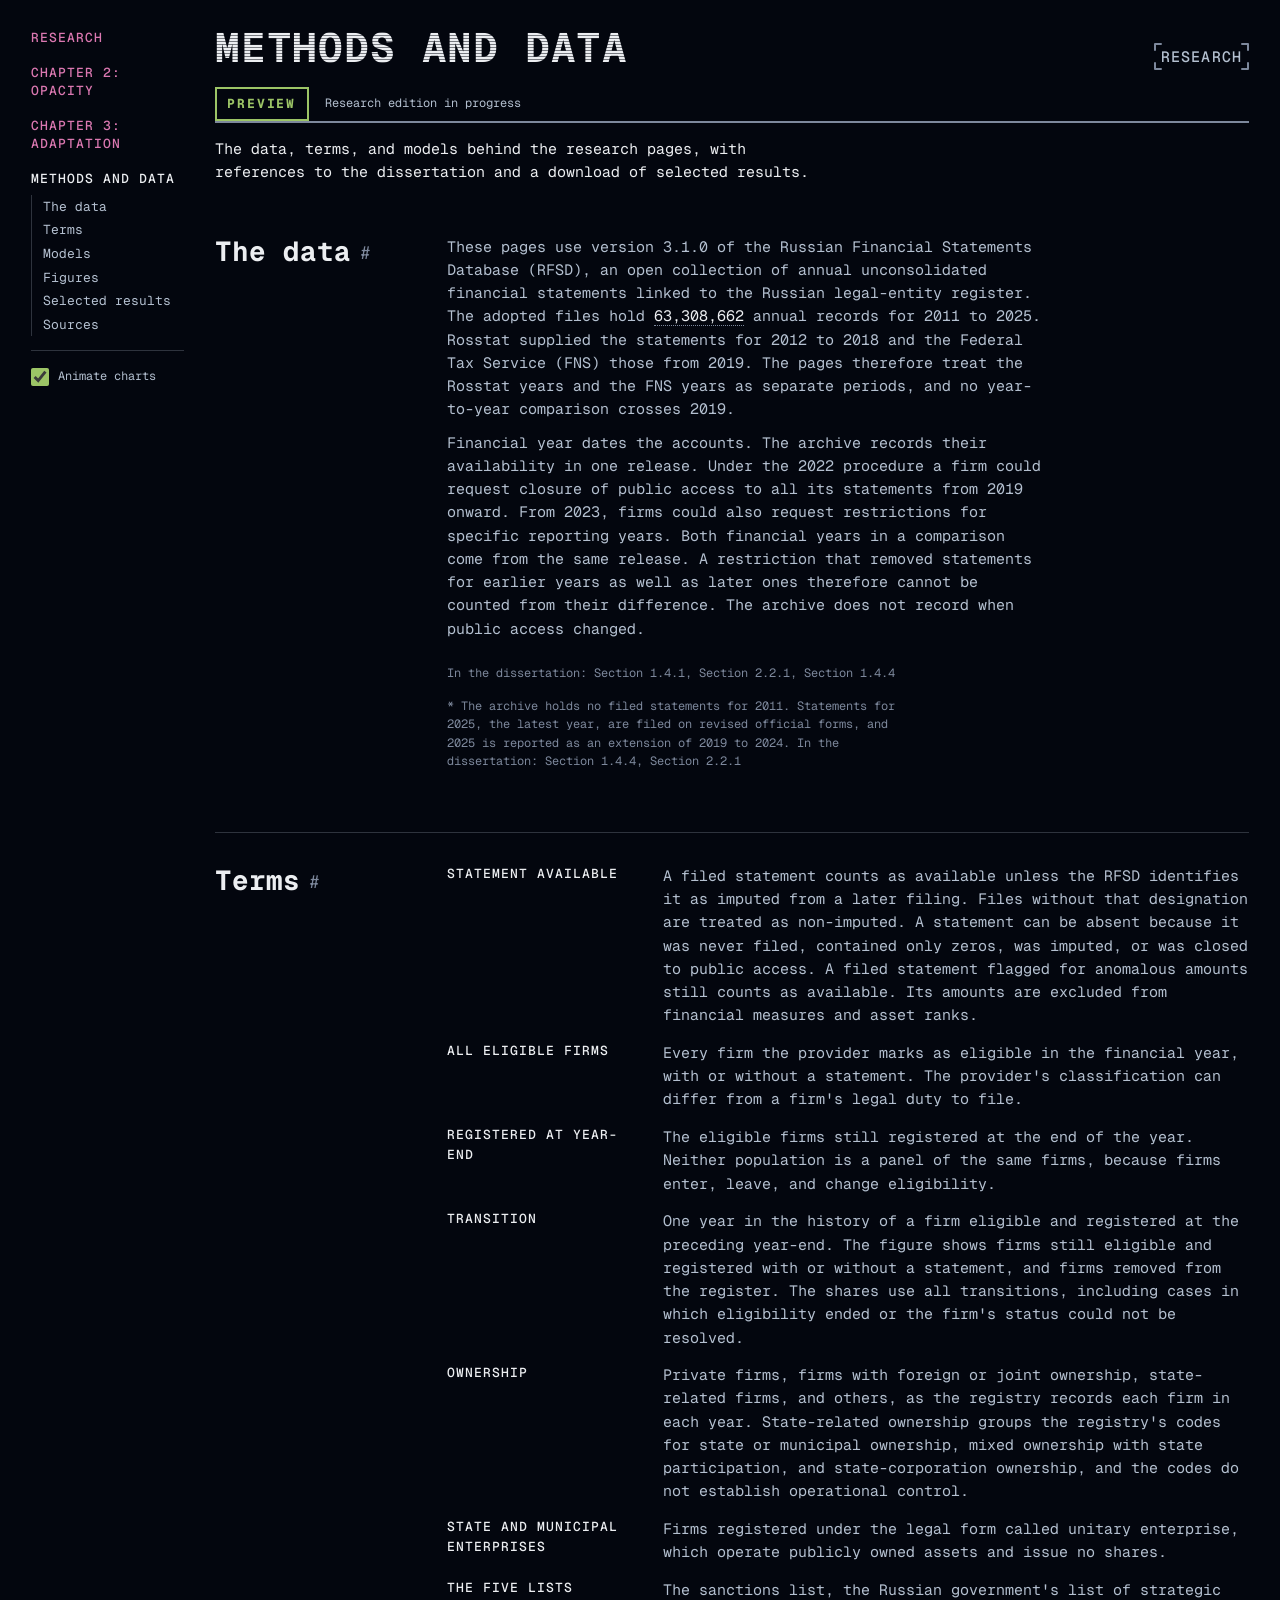
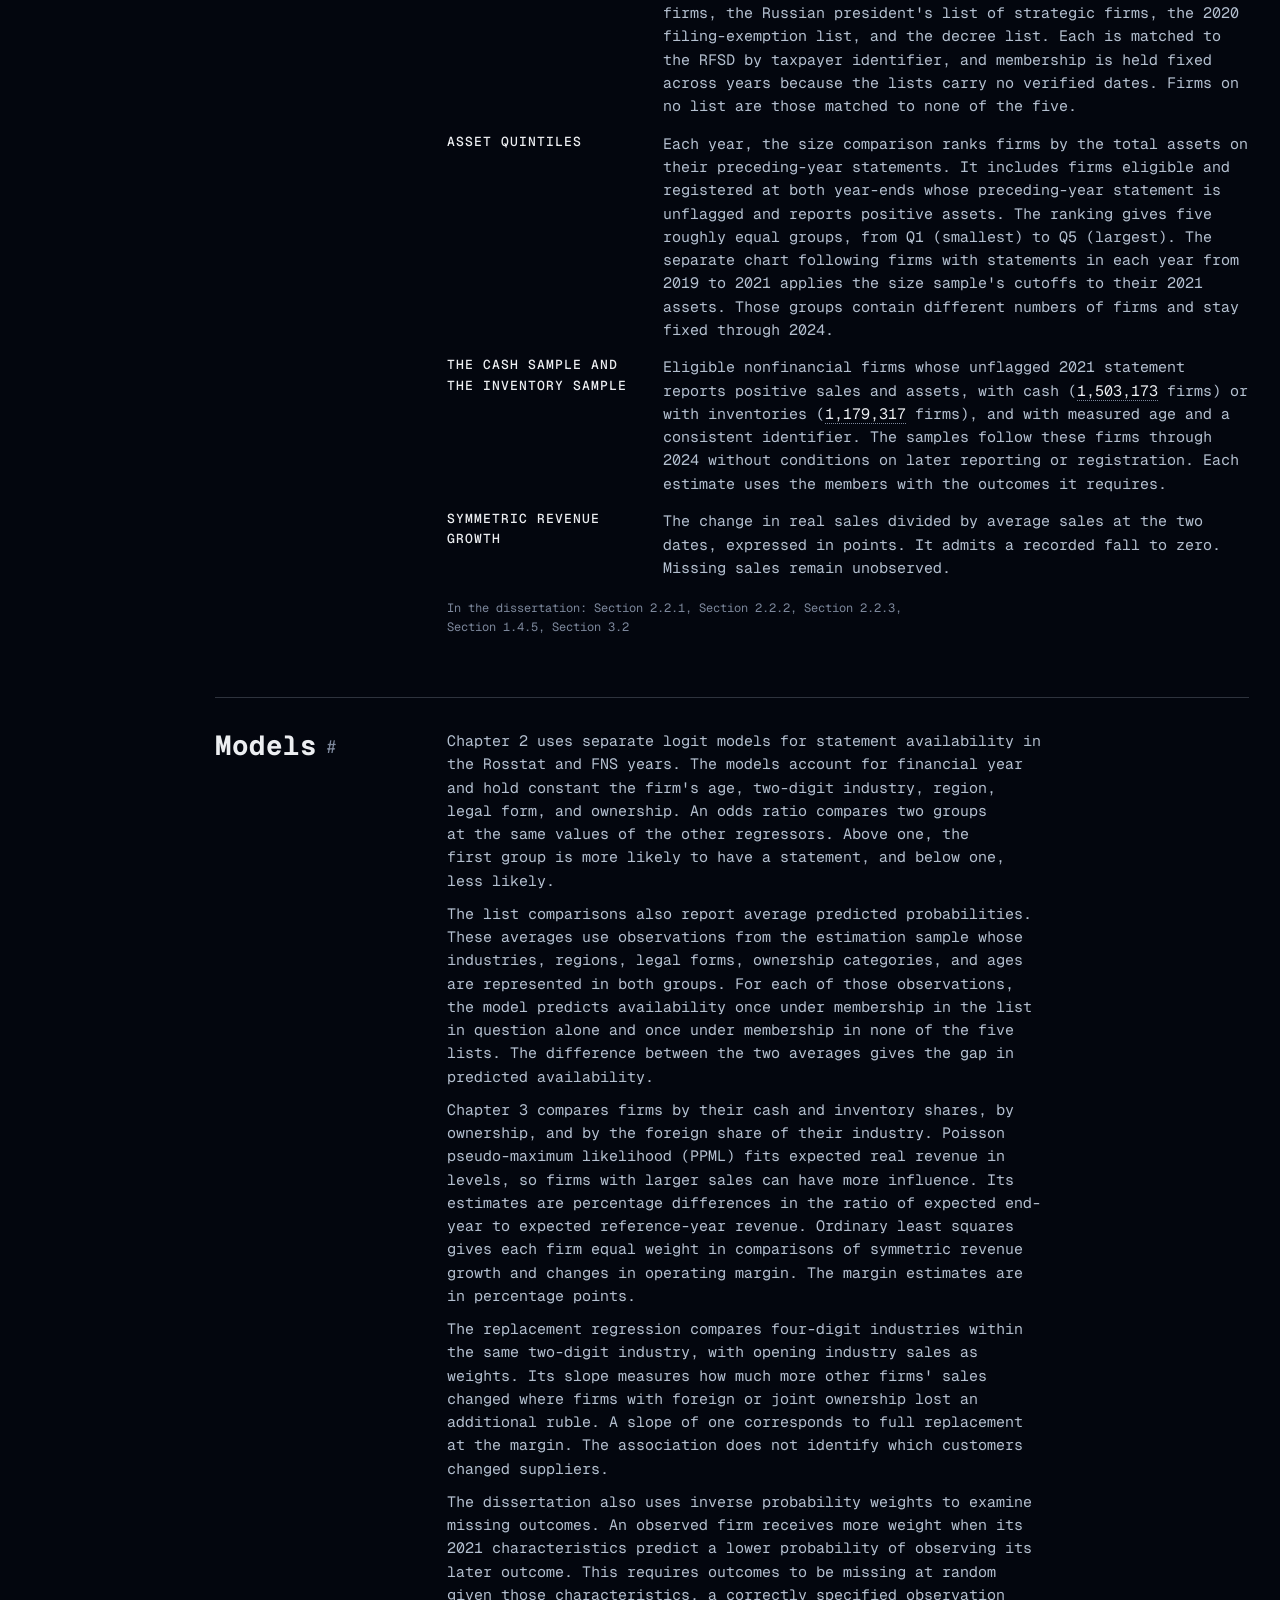
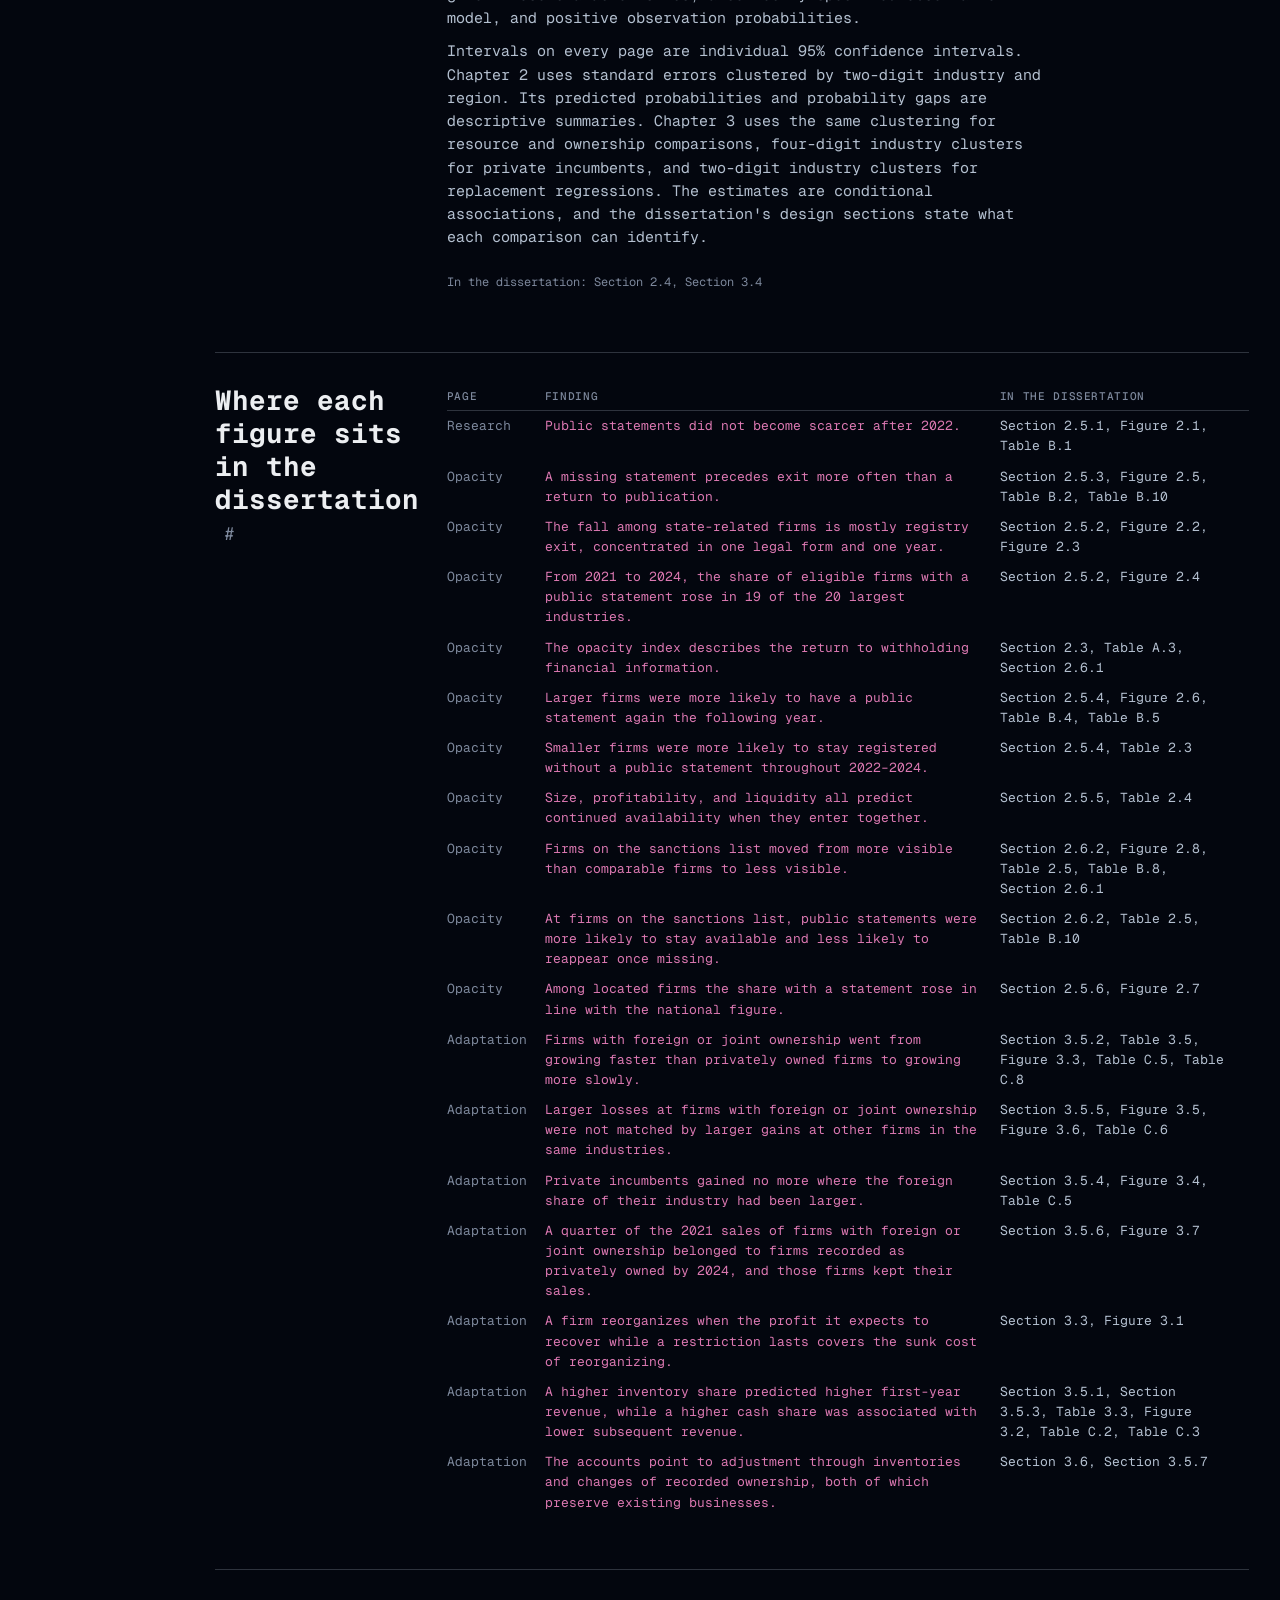
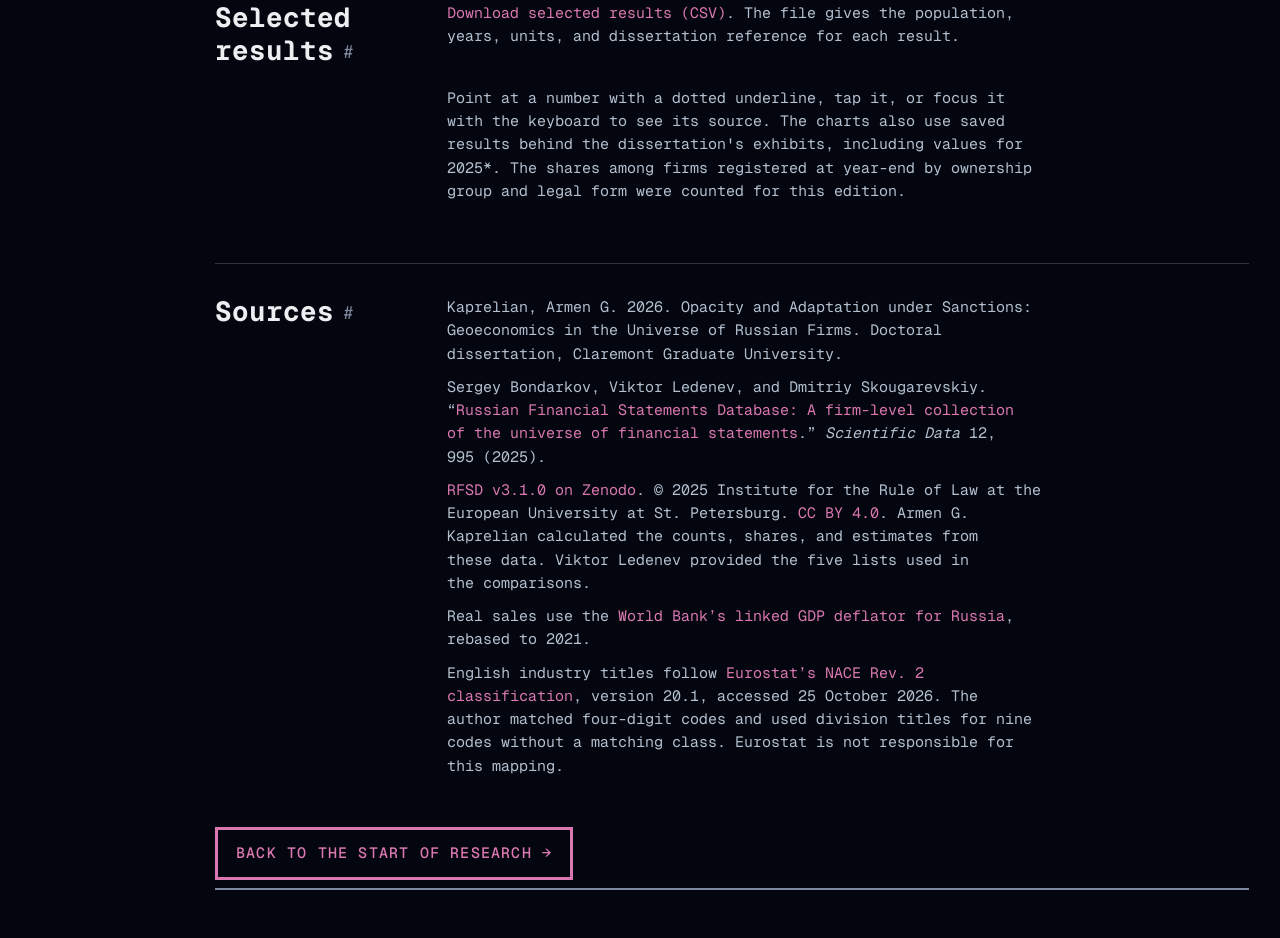
<file: research/methods/index.html>
<!doctype html>
<!-- Generated by edition/tools/build.py from edition/src and edition/data. Do not edit this file. -->
<html lang="en">
<head>
<meta charset="utf-8">
<meta name="viewport" content="width=device-width, initial-scale=1, viewport-fit=cover">
<title>Methods and data ⌜Armen Kaprelian⌟</title>
<meta name="description" content="Data sources, model definitions, and selected results for Armen G. Kaprelian’s research on Russian firms under sanctions.">
<link rel="icon" href="../../favicon.svg" type="image/svg+xml">
<link rel="icon" href="../../favicon-32.png" sizes="32x32" type="image/png">
<link rel="apple-touch-icon" href="../../apple-touch-icon.png">
<link rel="preload" href="../../fonts/GeistMono-Variable.woff2" as="font" type="font/woff2" crossorigin>
<meta name="theme-color" content="#03060E">
<meta property="og:type" content="website"><meta property="og:site_name" content="Armen G. Kaprelian">
<meta property="og:title" content="Methods and data"><meta property="og:description" content="Data sources, model definitions, and selected results for Armen G. Kaprelian’s research on Russian firms under sanctions.">
<meta property="og:url" content="https://armenkaprelian.com/research/methods/"><meta property="og:image" content="https://armenkaprelian.com/img/card.jpg">
<meta property="og:image:width" content="1200"><meta property="og:image:height" content="630"><meta property="og:image:alt" content="Armen G. Kaprelian: the name, the headshot and the bio beside the 1982 pipeline photo and the data stream of the home page.">
<meta name="twitter:card" content="summary_large_image">
<link rel="stylesheet" href="../../css/site.css">
<link rel="stylesheet" href="../edition/edition.css?v=6e42775d56">
</head>
<body>
<div class="shell">
<div class="readerbar"><span class="reading-section">Methods and data</span>
<button type="button" class="railbtn" aria-controls="rail" aria-expanded="false">Contents</button></div>
<nav class="rail" id="rail" aria-label="Contents" data-l-reduced="Your device requests reduced motion." data-l-failure="This chart could not load." data-l-retry="Try again" data-l-permalink="Link to this finding">
<a class="pg" href="../">Research</a>
<a class="pg" href="../opacity/">Chapter 2: Opacity</a>
<a class="pg" href="../adaptation/">Chapter 3: Adaptation</a>
<a class="pg" href="./" aria-current="page">Methods and data</a>
<ol><li><a href="#data">The data</a></li><li><a href="#terms">Terms</a></li><li><a href="#models">Models</a></li><li><a href="#figures">Figures</a></li><li><a href="#numbers">Selected results</a></li><li><a href="#sources">Sources</a></li></ol>
<label class="motion-choice" hidden><input type="checkbox" checked> Animate charts</label>
</nav>
<main class="page ed methods">
  <header class="head">
    <h1><span class="striped">Methods and data</span></h1>
    <a class="cornered homelink" href="../">Research</a>
  </header>
  <aside class="preview-banner" aria-label="Edition status"><strong>PREVIEW</strong><span>Research edition in progress</span></aside>
  <hr>
  <div class="body">
    <p class="lead">The data, terms, and models behind the research pages, with references to the dissertation and a download of selected results.</p>
  </div>
  <nav class="toc" aria-label="On this page">
    <a class="cornered" href="#data">The data</a>
    <a class="cornered" href="#terms">Terms</a>
    <a class="cornered" href="#models">Models</a>
    <a class="cornered" href="#figures">Figures</a>
    <a class="cornered" href="#numbers">Selected results</a>
    <a class="cornered" href="#sources">Sources</a>
  </nav>

  <section class="finding" id="data">
    <h2>The data</h2>
    <p>These pages use version 3.1.0 of the Russian Financial Statements Database (RFSD), an open collection of annual unconsolidated financial statements linked to the Russian legal-entity register. The adopted files hold <data class="num" value="63308662" data-src="Section 1.4.1">63,308,662</data> annual records for 2011 to 2025. Rosstat supplied the statements for 2012 to 2018 and the Federal Tax Service (FNS) those from 2019. The pages therefore treat the Rosstat years and the FNS years as separate periods, and no year-to-year comparison crosses 2019.</p>
    <p>Financial year dates the accounts. The archive records their availability in one release. Under the 2022 procedure a firm could request closure of public access to all its statements from 2019 onward. From 2023, firms could also request restrictions for specific reporting years. Both financial years in a comparison come from the same release. A restriction that removed statements for earlier years as well as later ones therefore cannot be counted from their difference. The archive does not record when public access changed.</p>
    <p class="ref">In the dissertation: Section 1.4.1, Section 2.2.1, Section 1.4.4</p>
    <p class="ref star">* The archive holds no filed statements for 2011. Statements for 2025, the latest year, are filed on revised official forms, and 2025 is reported as an extension of 2019 to 2024. In the dissertation: Section 1.4.4, Section 2.2.1</p>
  </section>

  <section class="finding" id="terms">
    <h2>Terms</h2>
    <dl class="terms">
      <dt>Statement available</dt>
      <dd>A filed statement counts as available unless the RFSD identifies it as imputed from a later filing. Files without that designation are treated as non-imputed. A statement can be absent because it was never filed, contained only zeros, was imputed, or was closed to public access. A filed statement flagged for anomalous amounts still counts as available. Its amounts are excluded from financial measures and asset ranks.</dd>
      <dt>All eligible firms</dt>
      <dd>Every firm the provider marks as eligible in the financial year, with or without a statement. The provider's classification can differ from a firm's legal duty to file.</dd>
      <dt>Registered at year-end</dt>
      <dd>The eligible firms still registered at the end of the year. Neither population is a panel of the same firms, because firms enter, leave, and change eligibility.</dd>
      <dt>Transition</dt>
      <dd>One year in the history of a firm eligible and registered at the preceding year-end. The figure shows firms still eligible and registered with or without a statement, and firms removed from the register. The shares use all transitions, including cases in which eligibility ended or the firm's status could not be resolved.</dd>
      <dt>Ownership</dt>
      <dd>Private firms, firms with foreign or joint ownership, state-related firms, and others, as the registry records each firm in each year. State-related ownership groups the registry's codes for state or municipal ownership, mixed ownership with state participation, and state-corporation ownership, and the codes do not establish operational control.</dd>
      <dt>State and municipal enterprises</dt>
      <dd>Firms registered under the legal form called unitary enterprise, which operate publicly owned assets and issue no shares.</dd>
      <dt>The five lists</dt>
      <dd>The sanctions list, the Russian government's list of strategic firms, the Russian president's list of strategic firms, the 2020 filing-exemption list, and the decree list. Each is matched to the RFSD by taxpayer identifier, and membership is held fixed across years because the lists carry no verified dates. Firms on no list are those matched to none of the five.</dd>
      <dt>Asset quintiles</dt>
      <dd>Each year, the size comparison ranks firms by the total assets on their preceding-year statements. It includes firms eligible and registered at both year-ends whose preceding-year statement is unflagged and reports positive assets. The ranking gives five roughly equal groups, from Q1 (smallest) to Q5 (largest). The separate chart following firms with statements in each year from 2019 to 2021 applies the size sample's cutoffs to their 2021 assets. Those groups contain different numbers of firms and stay fixed through 2024.</dd>
      <dt>The cash sample and the inventory sample</dt>
      <dd>Eligible nonfinancial firms whose unflagged 2021 statement reports positive sales and assets, with cash (<data class="num" value="1503173" data-src="Section 2.2.2">1,503,173</data> firms) or with inventories (<data class="num" value="1179317" data-src="Section 2.2.2">1,179,317</data> firms), and with measured age and a consistent identifier. The samples follow these firms through 2024 without conditions on later reporting or registration. Each estimate uses the members with the outcomes it requires.</dd>
      <dt>Symmetric revenue growth</dt>
      <dd>The change in real sales divided by average sales at the two dates, expressed in points. It admits a recorded fall to zero. Missing sales remain unobserved.</dd>
    </dl>
    <p class="ref">In the dissertation: Section 2.2.1, Section 2.2.2, Section 2.2.3, Section 1.4.5, Section 3.2</p>
  </section>

  <section class="finding" id="models">
    <h2>Models</h2>
    <p>Chapter 2 uses separate logit models for statement availability in the Rosstat and FNS years. The models account for financial year and hold constant the firm's age, two-digit industry, region, legal form, and ownership. An odds ratio compares two groups at the same values of the other regressors. Above one, the first group is more likely to have a statement, and below one, less likely.</p>
    <p>The list comparisons also report average predicted probabilities. These averages use observations from the estimation sample whose industries, regions, legal forms, ownership categories, and ages are represented in both groups. For each of those observations, the model predicts availability once under membership in the list in question alone and once under membership in none of the five lists. The difference between the two averages gives the gap in predicted availability.</p>
    <p>Chapter 3 compares firms by their cash and inventory shares, by ownership, and by the foreign share of their industry. Poisson pseudo-maximum likelihood (PPML) fits expected real revenue in levels, so firms with larger sales can have more influence. Its estimates are percentage differences in the ratio of expected end-year to expected reference-year revenue. Ordinary least squares gives each firm equal weight in comparisons of symmetric revenue growth and changes in operating margin. The margin estimates are in percentage points.</p>
    <p>The replacement regression compares four-digit industries within the same two-digit industry, with opening industry sales as weights. Its slope measures how much more other firms' sales changed where firms with foreign or joint ownership lost an additional ruble. A slope of one corresponds to full replacement at the margin. The association does not identify which customers changed suppliers.</p>
    <p>The dissertation also uses inverse probability weights to examine missing outcomes. An observed firm receives more weight when its 2021 characteristics predict a lower probability of observing its later outcome. This requires outcomes to be missing at random given those characteristics, a correctly specified observation model, and positive observation probabilities.</p>
    <p>Intervals on every page are individual 95% confidence intervals. Chapter 2 uses standard errors clustered by two-digit industry and region. Its predicted probabilities and probability gaps are descriptive summaries. Chapter 3 uses the same clustering for resource and ownership comparisons, four-digit industry clusters for private incumbents, and two-digit industry clusters for replacement regressions. The estimates are conditional associations, and the dissertation's design sections state what each comparison can identify.</p>
    <p class="ref">In the dissertation: Section 2.4, Section 3.4</p>
  </section>

  <section class="finding" id="figures">
    <h2>Where each figure sits in the dissertation</h2>
    <div class="tablewrap"><table class="words idx"><thead><tr><th>Page</th><th>Finding</th><th>In the dissertation</th></tr></thead><tbody><tr><td>Research</td><td><a class="cornered" href="../#draw">Public statements did not become scarcer after 2022.</a></td><td>Section 2.5.1, Figure 2.1, Table B.1</td></tr><tr><td>Opacity</td><td><a class="cornered" href="../opacity/#flow">A missing statement precedes exit more often than a return to publication.</a></td><td>Section 2.5.3, Figure 2.5, Table B.2, Table B.10</td></tr><tr><td>Opacity</td><td><a class="cornered" href="../opacity/#state">The fall among state-related firms is mostly registry exit, concentrated in one legal form and one year.</a></td><td>Section 2.5.2, Figure 2.2, Figure 2.3</td></tr><tr><td>Opacity</td><td><a class="cornered" href="../opacity/#industries">From 2021 to 2024, the share of eligible firms with a public statement rose in 19 of the 20 largest industries.</a></td><td>Section 2.5.2, Figure 2.4</td></tr><tr><td>Opacity</td><td><a class="cornered" href="../opacity/#index">The opacity index describes the return to withholding financial information.</a></td><td>Section 2.3, Table A.3, Section 2.6.1</td></tr><tr><td>Opacity</td><td><a class="cornered" href="../opacity/#size">Larger firms were more likely to have a public statement again the following year.</a></td><td>Section 2.5.4, Figure 2.6, Table B.4, Table B.5</td></tr><tr><td>Opacity</td><td><a class="cornered" href="../opacity/#followed">Smaller firms were more likely to stay registered without a public statement throughout 2022–2024.</a></td><td>Section 2.5.4, Table 2.3</td></tr><tr><td>Opacity</td><td><a class="cornered" href="../opacity/#finance">Size, profitability, and liquidity all predict continued availability when they enter together.</a></td><td>Section 2.5.5, Table 2.4</td></tr><tr><td>Opacity</td><td><a class="cornered" href="../opacity/#lists">Firms on the sanctions list moved from more visible than comparable firms to less visible.</a></td><td>Section 2.6.2, Figure 2.8, Table 2.5, Table B.8, Section 2.6.1</td></tr><tr><td>Opacity</td><td><a class="cornered" href="../opacity/#prior">At firms on the sanctions list, public statements were more likely to stay available and less likely to reappear once missing.</a></td><td>Section 2.6.2, Table 2.5, Table B.10</td></tr><tr><td>Opacity</td><td><a class="cornered" href="../opacity/#where">Among located firms the share with a statement rose in line with the national figure.</a></td><td>Section 2.5.6, Figure 2.7</td></tr><tr><td>Adaptation</td><td><a class="cornered" href="../adaptation/#loss">Firms with foreign or joint ownership went from growing faster than privately owned firms to growing more slowly.</a></td><td>Section 3.5.2, Table 3.5, Figure 3.3, Table C.5, Table C.8</td></tr><tr><td>Adaptation</td><td><a class="cornered" href="../adaptation/#industries">Larger losses at firms with foreign or joint ownership were not matched by larger gains at other firms in the same industries.</a></td><td>Section 3.5.5, Figure 3.5, Figure 3.6, Table C.6</td></tr><tr><td>Adaptation</td><td><a class="cornered" href="../adaptation/#private">Private incumbents gained no more where the foreign share of their industry had been larger.</a></td><td>Section 3.5.4, Figure 3.4, Table C.5</td></tr><tr><td>Adaptation</td><td><a class="cornered" href="../adaptation/#ownership">A quarter of the 2021 sales of firms with foreign or joint ownership belonged to firms recorded as privately owned by 2024, and those firms kept their sales.</a></td><td>Section 3.5.6, Figure 3.7</td></tr><tr><td>Adaptation</td><td><a class="cornered" href="../adaptation/#boundary">A firm reorganizes when the profit it expects to recover while a restriction lasts covers the sunk cost of reorganizing.</a></td><td>Section 3.3, Figure 3.1</td></tr><tr><td>Adaptation</td><td><a class="cornered" href="../adaptation/#resources">A higher inventory share predicted higher first-year revenue, while a higher cash share was associated with lower subsequent revenue.</a></td><td>Section 3.5.1, Section 3.5.3, Table 3.3, Figure 3.2, Table C.2, Table C.3</td></tr><tr><td>Adaptation</td><td><a class="cornered" href="../adaptation/#accounts">The accounts point to adjustment through inventories and changes of recorded ownership, both of which preserve existing businesses.</a></td><td>Section 3.6, Section 3.5.7</td></tr></tbody></table></div>
  </section>

  <section class="finding" id="numbers">
    <h2>Selected results</h2>
    <p><a class="cornered" href="../edition/selected-results.csv" download>Download selected results (CSV)</a>. The file gives the population, years, units, and dissertation reference for each result.</p>
    <p>Point at a number with a dotted underline, tap it, or focus it with the keyboard to see its source. The charts also use saved results behind the dissertation's exhibits, including values for 2025*. The shares among firms registered at year-end by ownership group and legal form were counted for this edition.</p>
  </section>

  <section class="finding" id="sources">
    <h2>Sources</h2>
    <p>Kaprelian, Armen G. 2026. Opacity and Adaptation under Sanctions: Geoeconomics in the Universe of Russian Firms. Doctoral dissertation, Claremont Graduate University.</p>
    <p>Sergey Bondarkov, Viktor Ledenev, and Dmitriy Skougarevskiy. “<a class="cornered" href="https://doi.org/10.1038/s41597-025-05150-1">Russian Financial Statements Database: A firm-level collection of the universe of financial statements</a>.” <i>Scientific Data</i> 12, 995 (2025).</p>
    <p><a class="cornered" href="https://doi.org/10.5281/zenodo.22257046">RFSD v3.1.0 on Zenodo</a>. © 2025 Institute for the Rule of Law at the European University at St. Petersburg. <a class="cornered" href="https://creativecommons.org/licenses/by/4.0/">CC BY 4.0</a>. Armen G. Kaprelian calculated the counts, shares, and estimates from these data. Viktor Ledenev provided the five lists used in the comparisons.</p>
    <p>Real sales use the <a class="cornered" href="https://data.worldbank.org/indicator/NY.GDP.DEFL.ZS.AD?locations=RU">World Bank’s linked GDP deflator for Russia</a>, rebased to 2021.</p>
    <p>English industry titles follow <a class="cornered" href="https://ec.europa.eu/eurostat/api/dissemination/sdmx/2.1/codelist/ESTAT/NACE_R2?format=TSV">Eurostat’s NACE Rev. 2 classification</a>, version 20.1, accessed 25 October 2026. The author matched four-digit codes and used division titles for nine codes without a matching class. Eurostat is not responsible for this mapping.</p>
  </section>

  <nav class="next" aria-label="Back to the start of Research"><a class="btn big" href="../">Back to the start of Research</a></nav>
  <hr>
</main>
</div>
<script src="../edition/js/core.js?v=6e42775d56" defer></script>
<!-- Cloudflare Web Analytics --><script type='module' src='https://static.cloudflareinsights.com/beacon.min.js' data-cf-beacon='{"token": "78b9bd8de7fc4aeda663357ef41abbd4"}'></script><!-- End Cloudflare Web Analytics -->
</body>
</html>
</file>
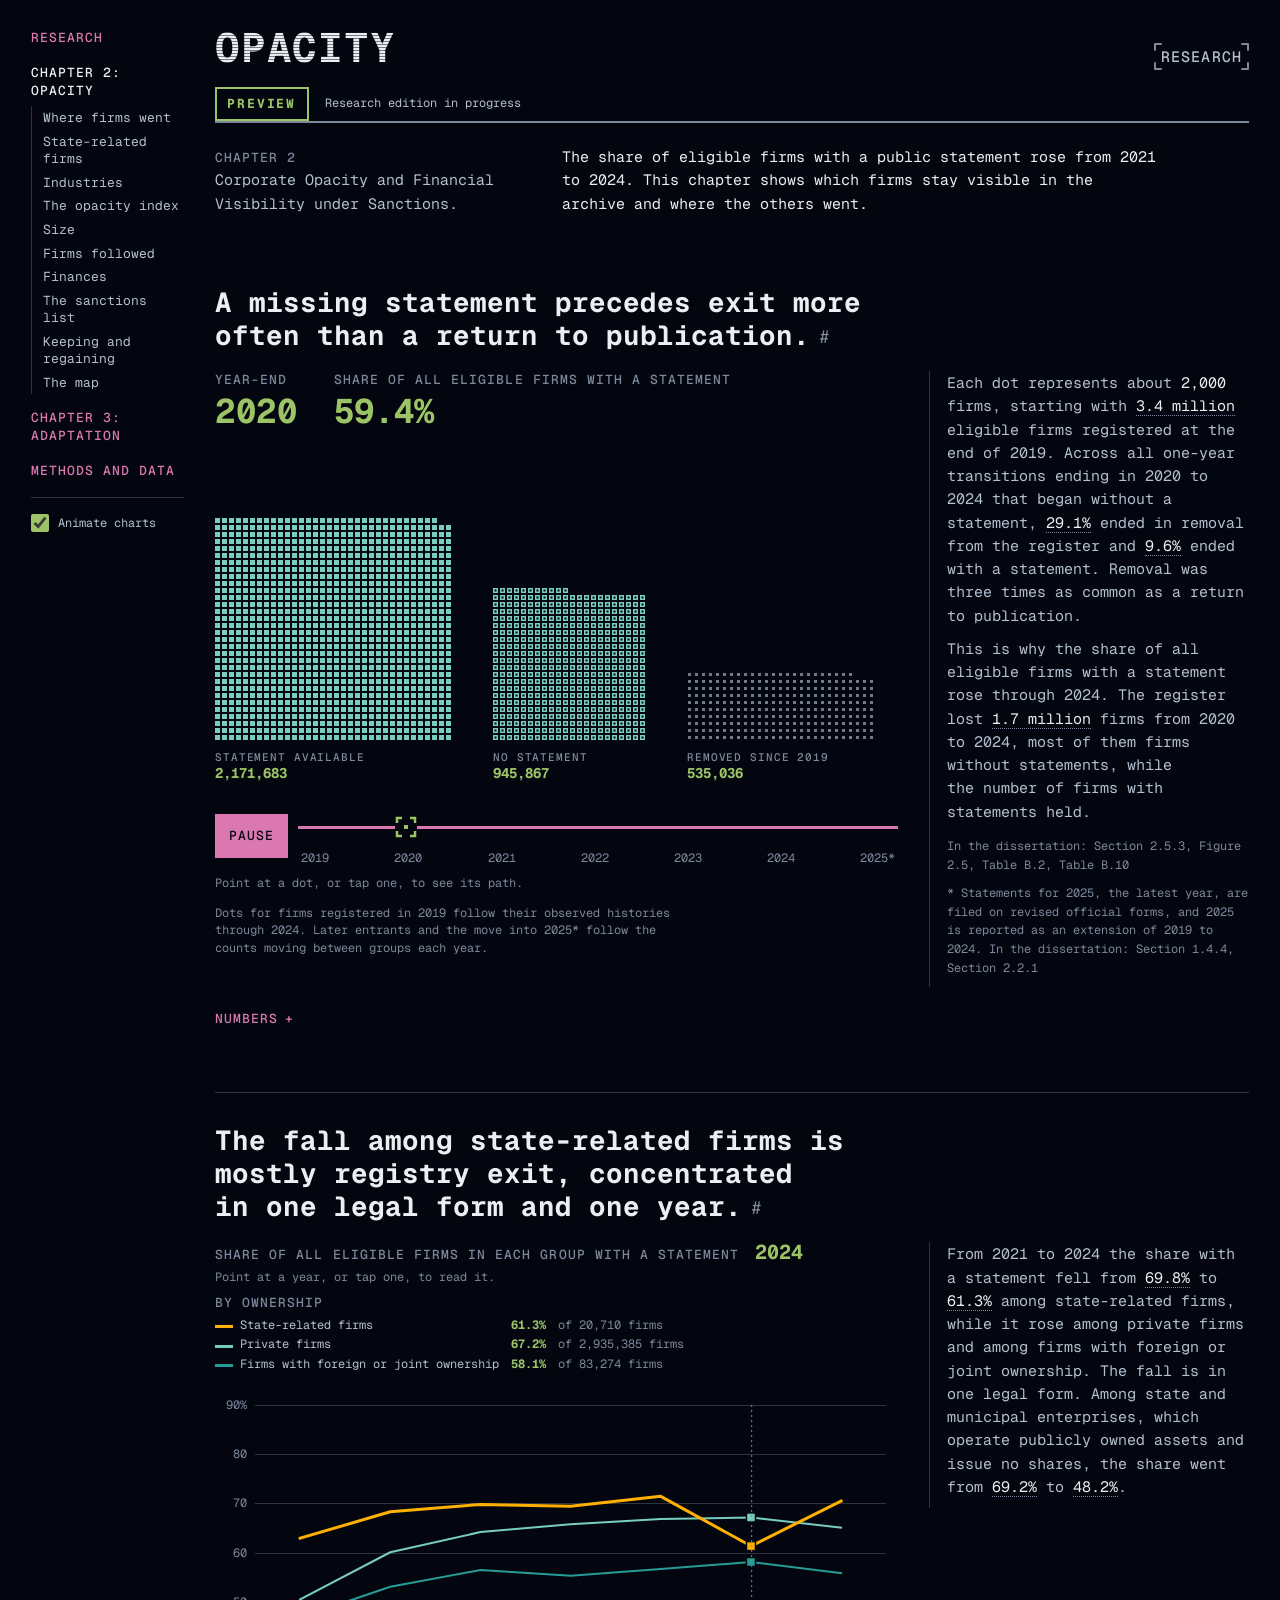
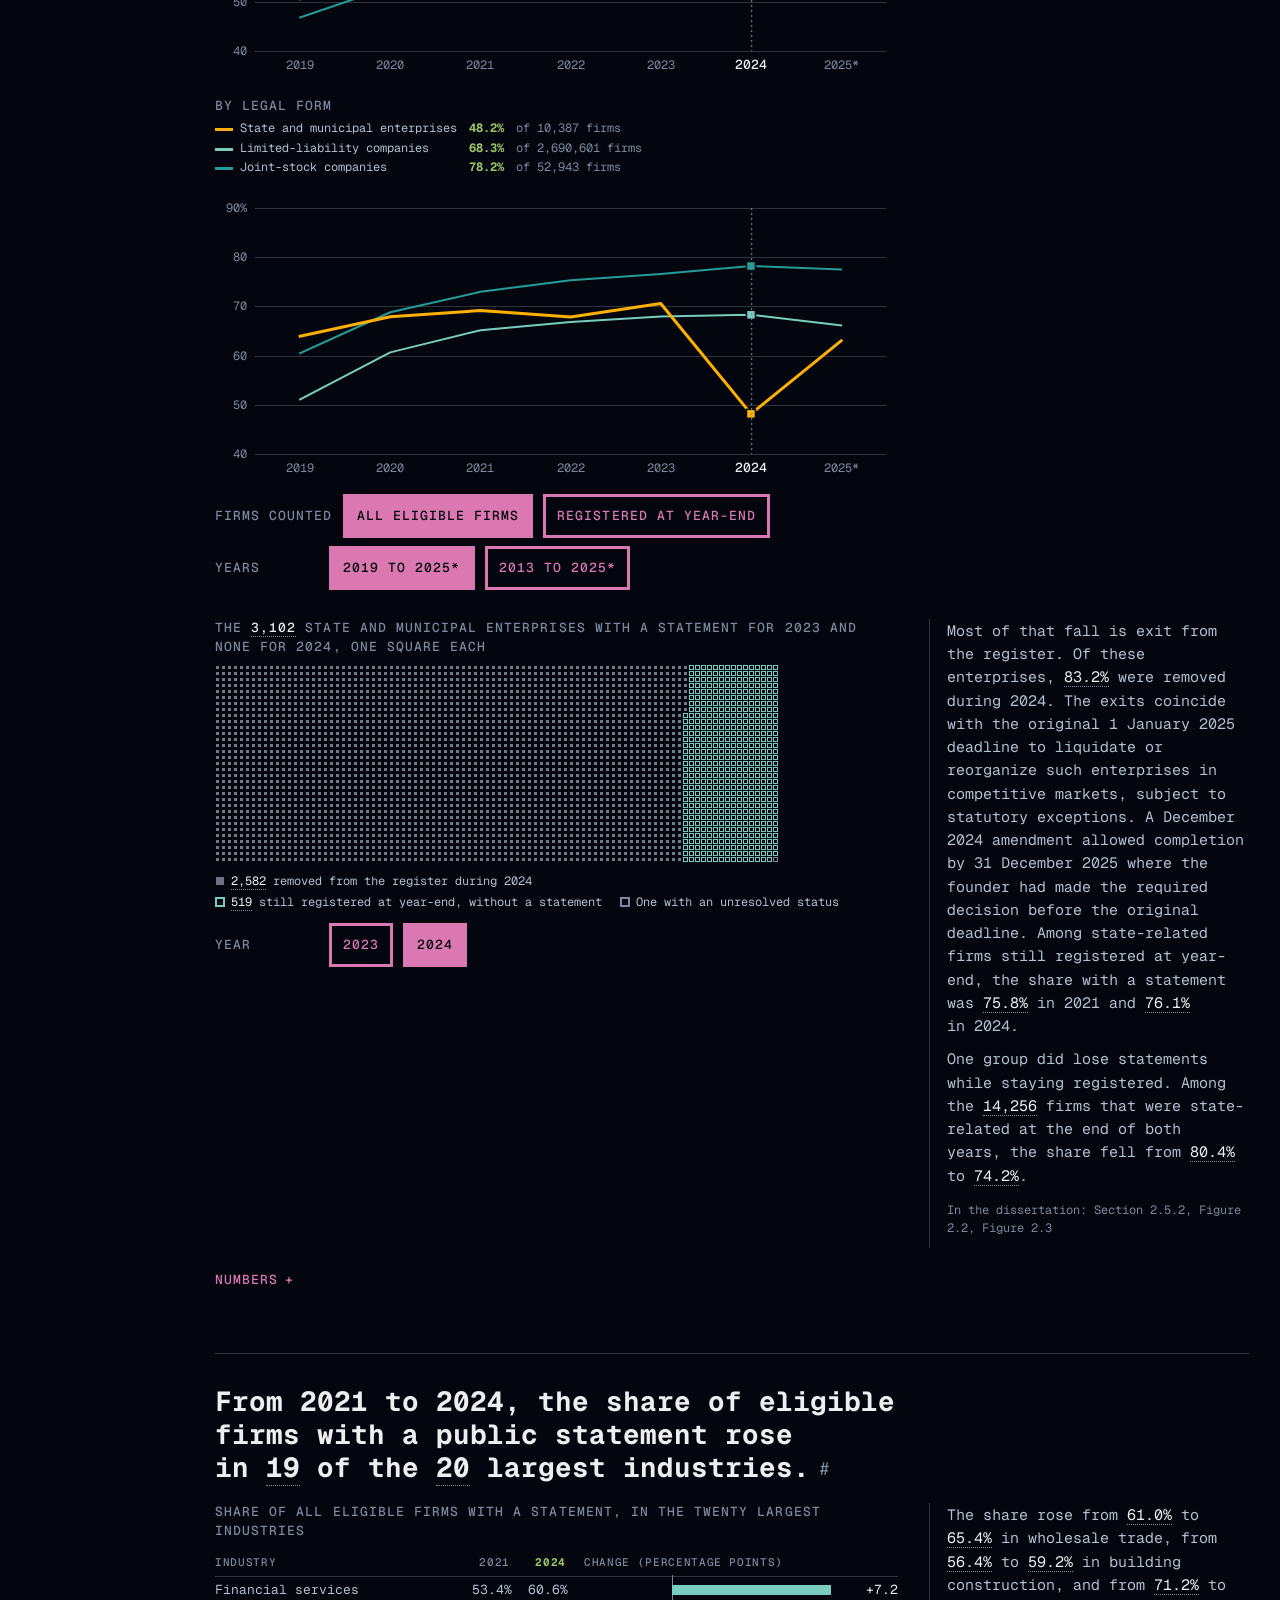
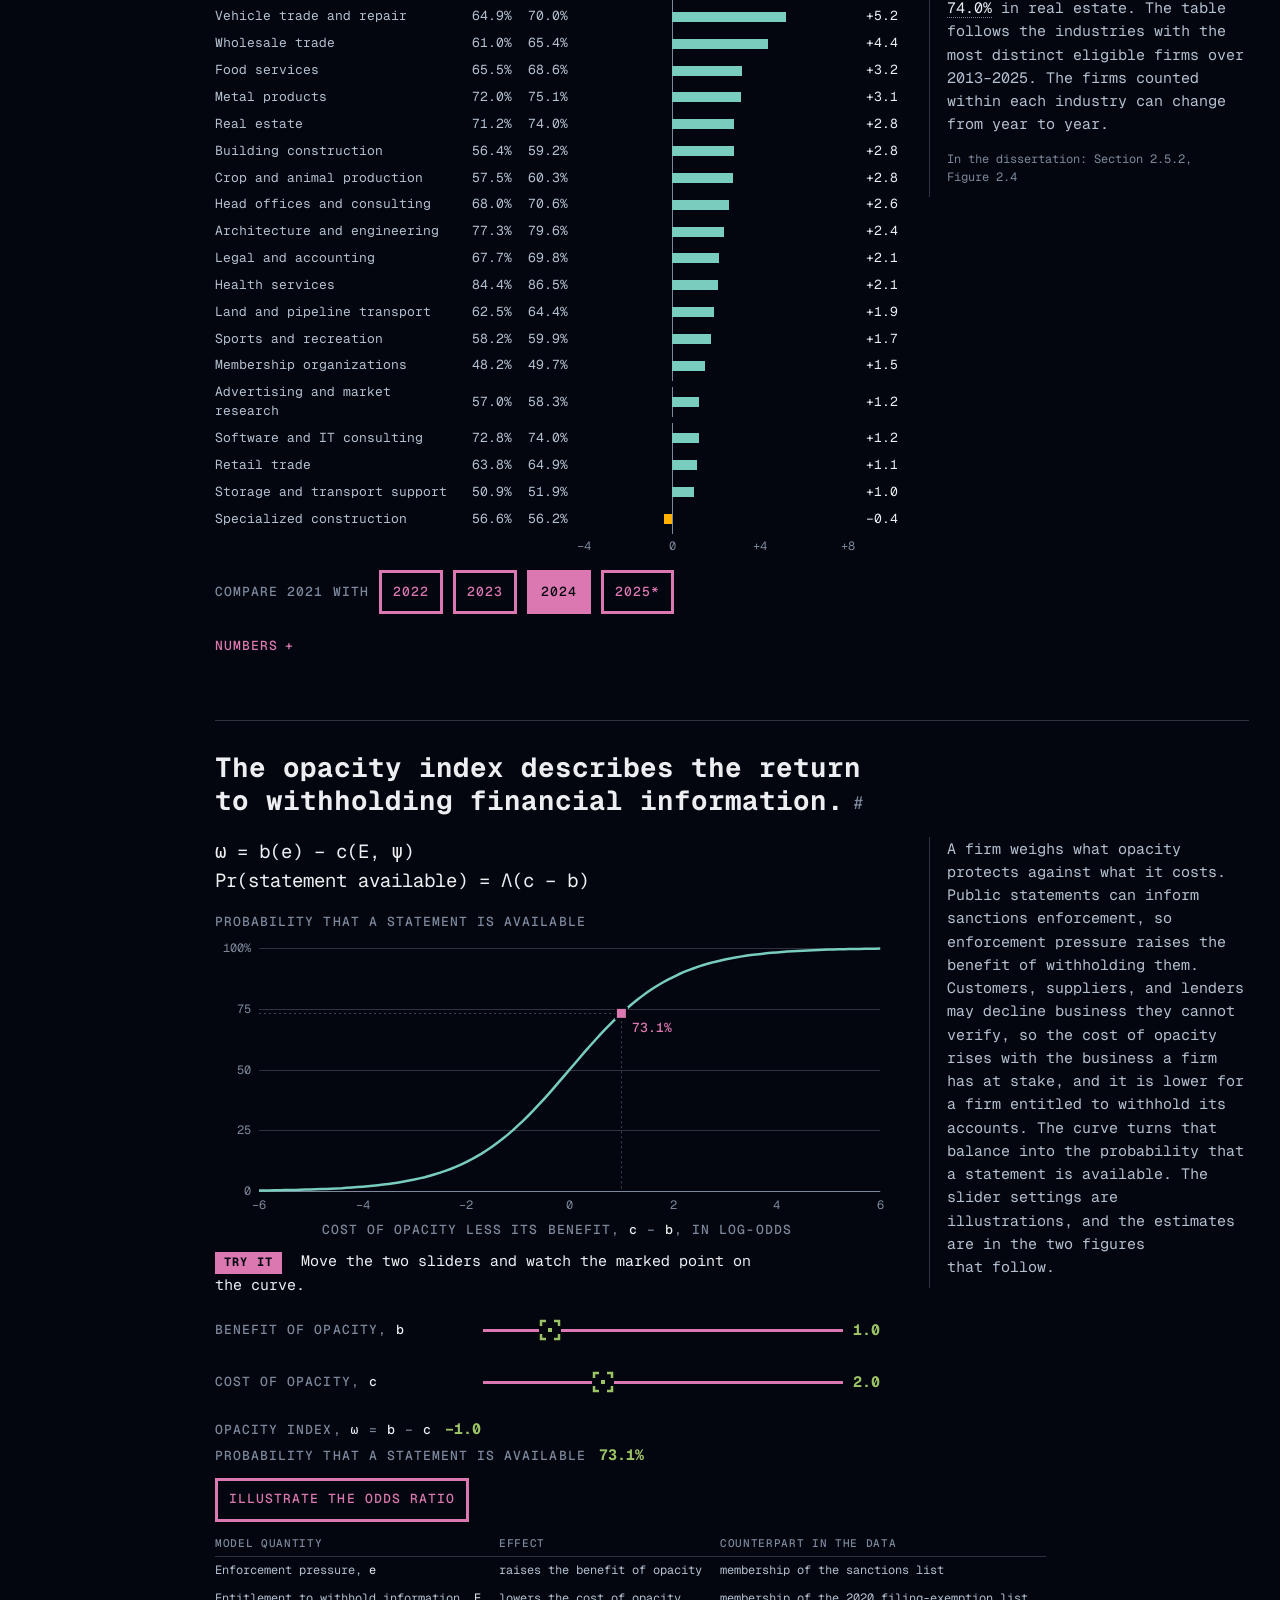
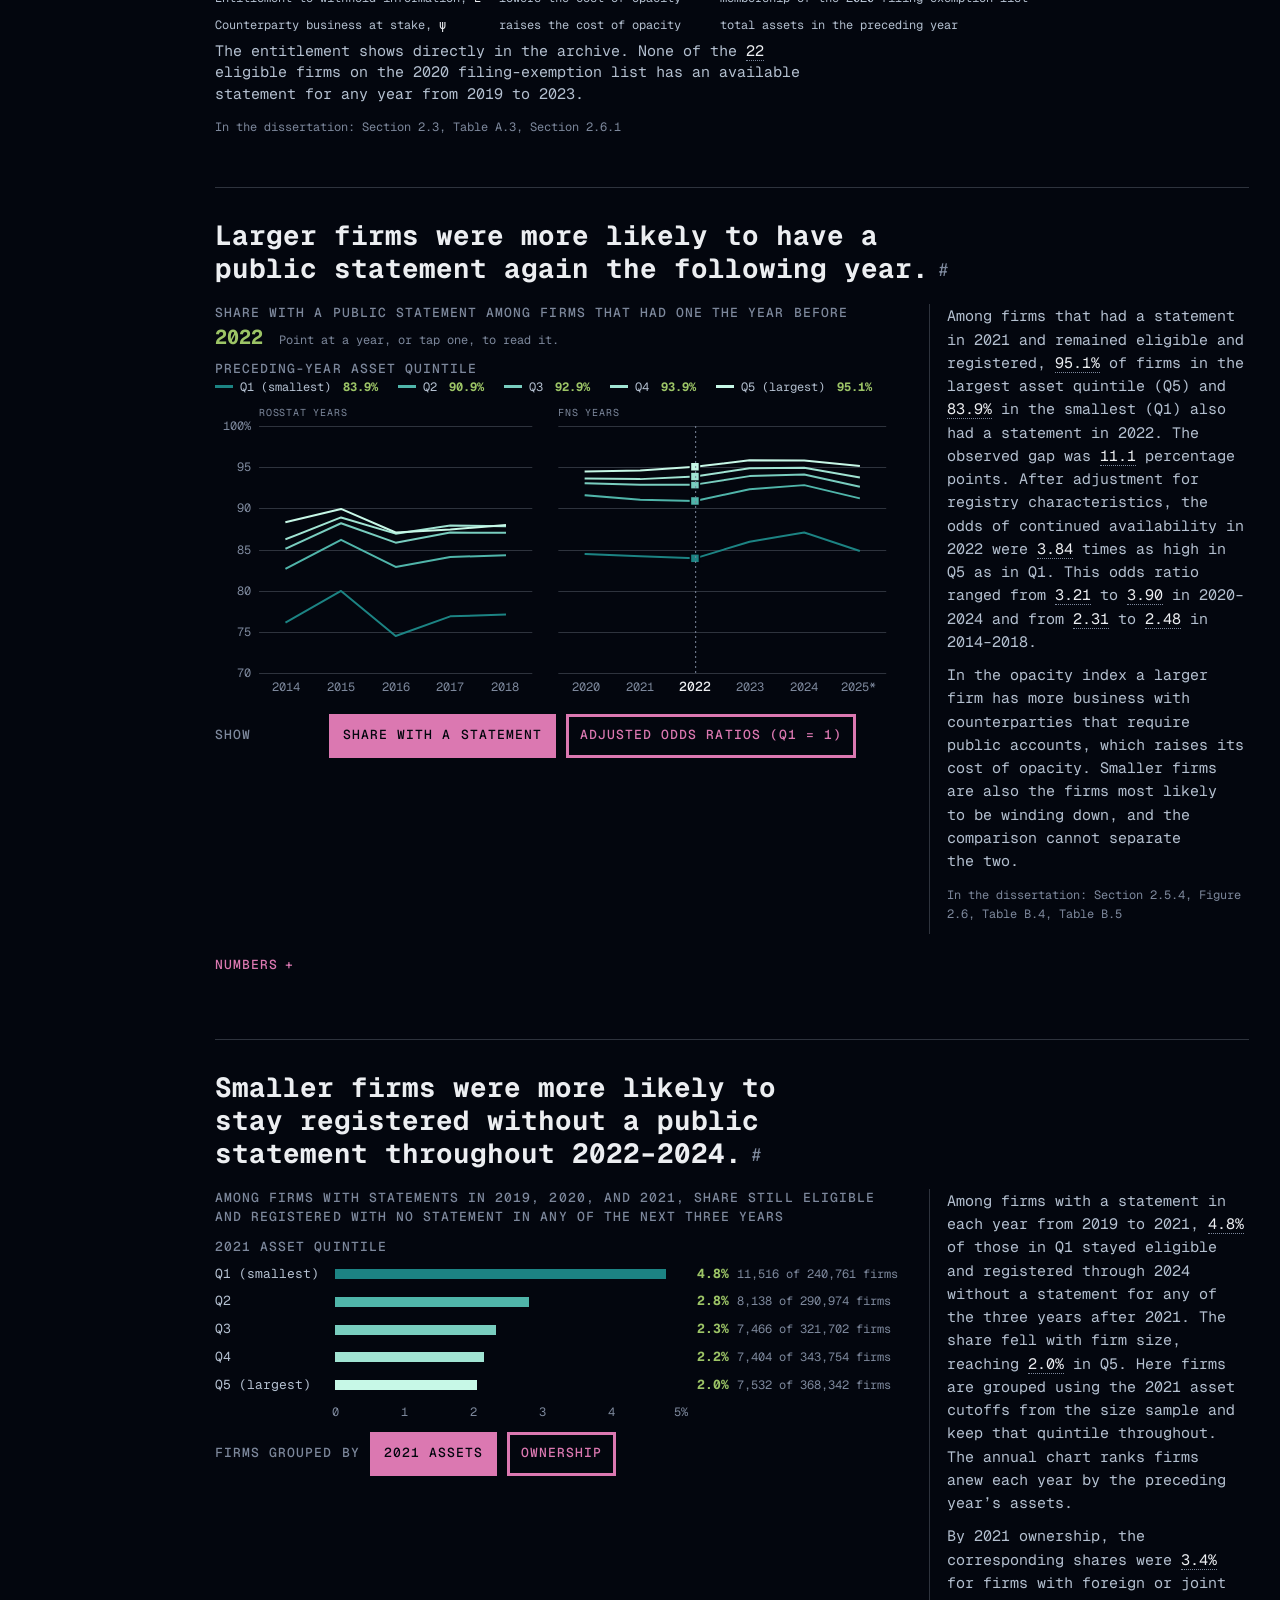
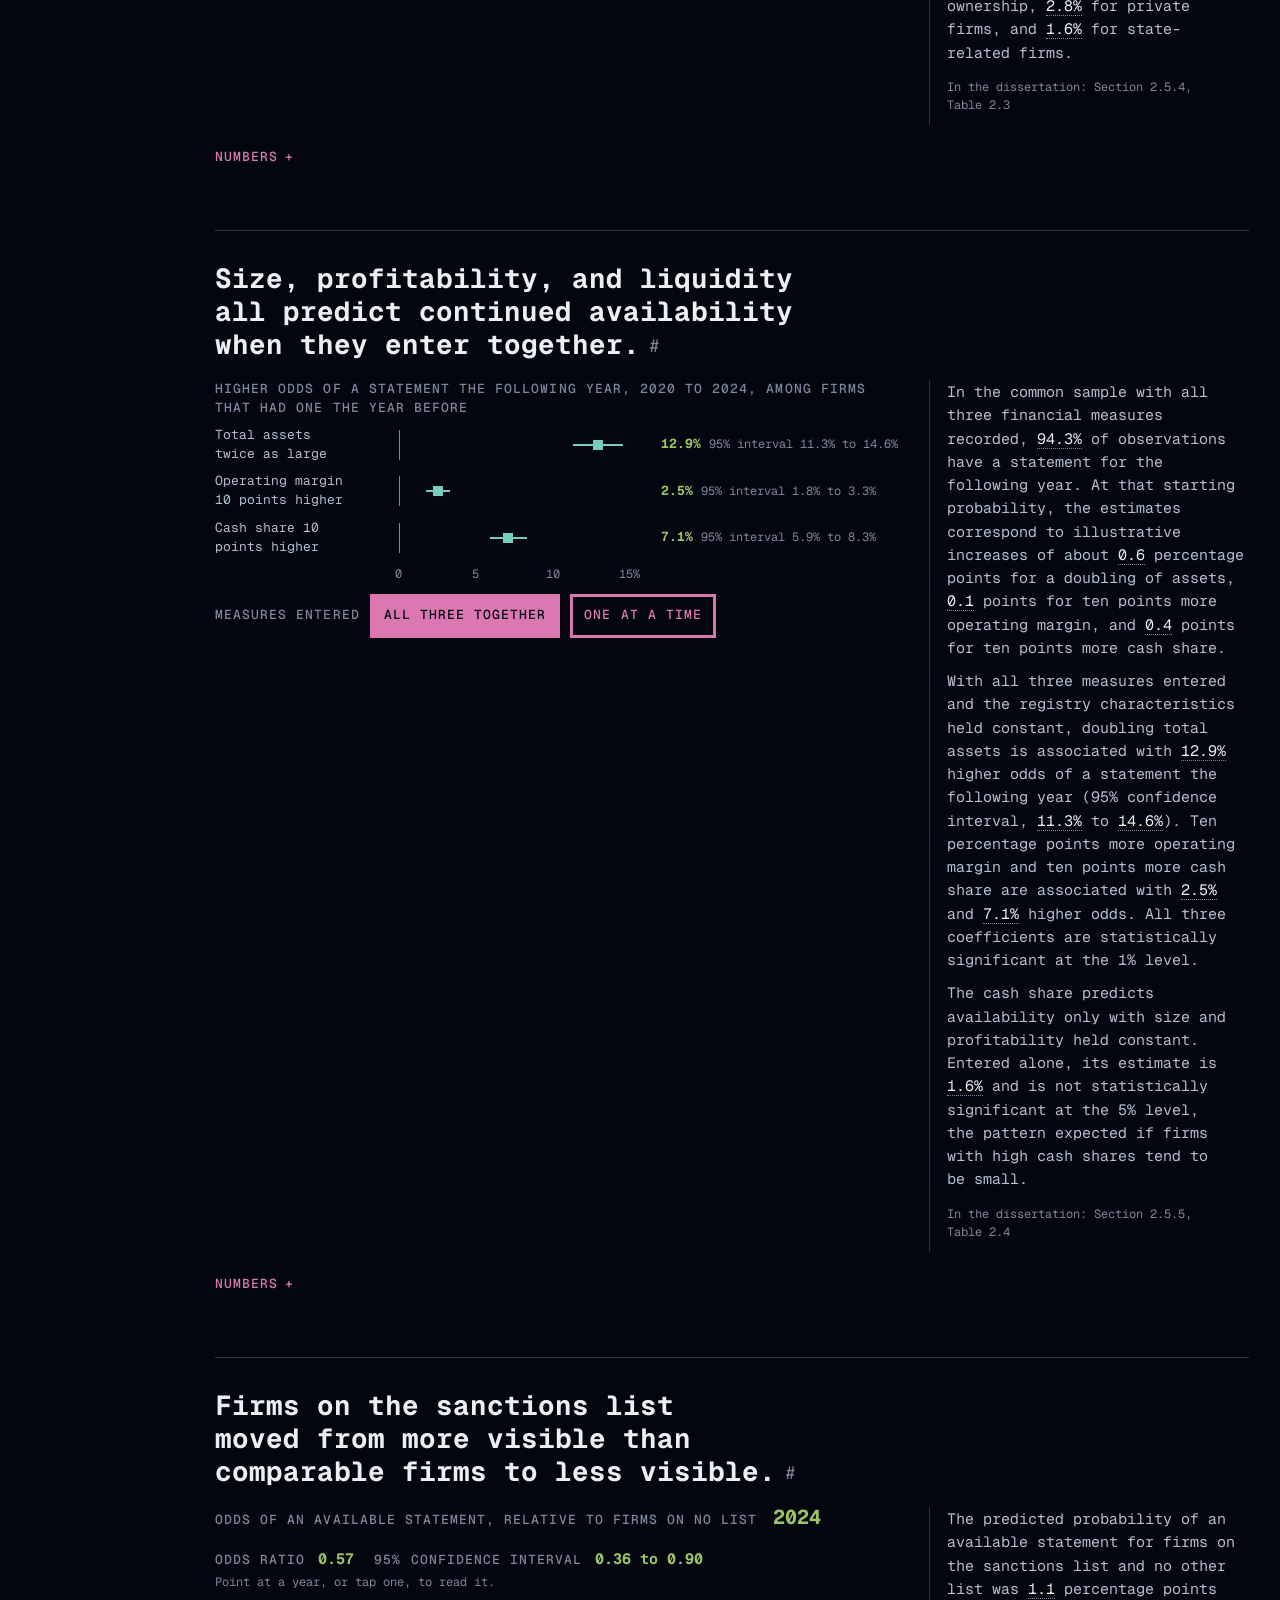
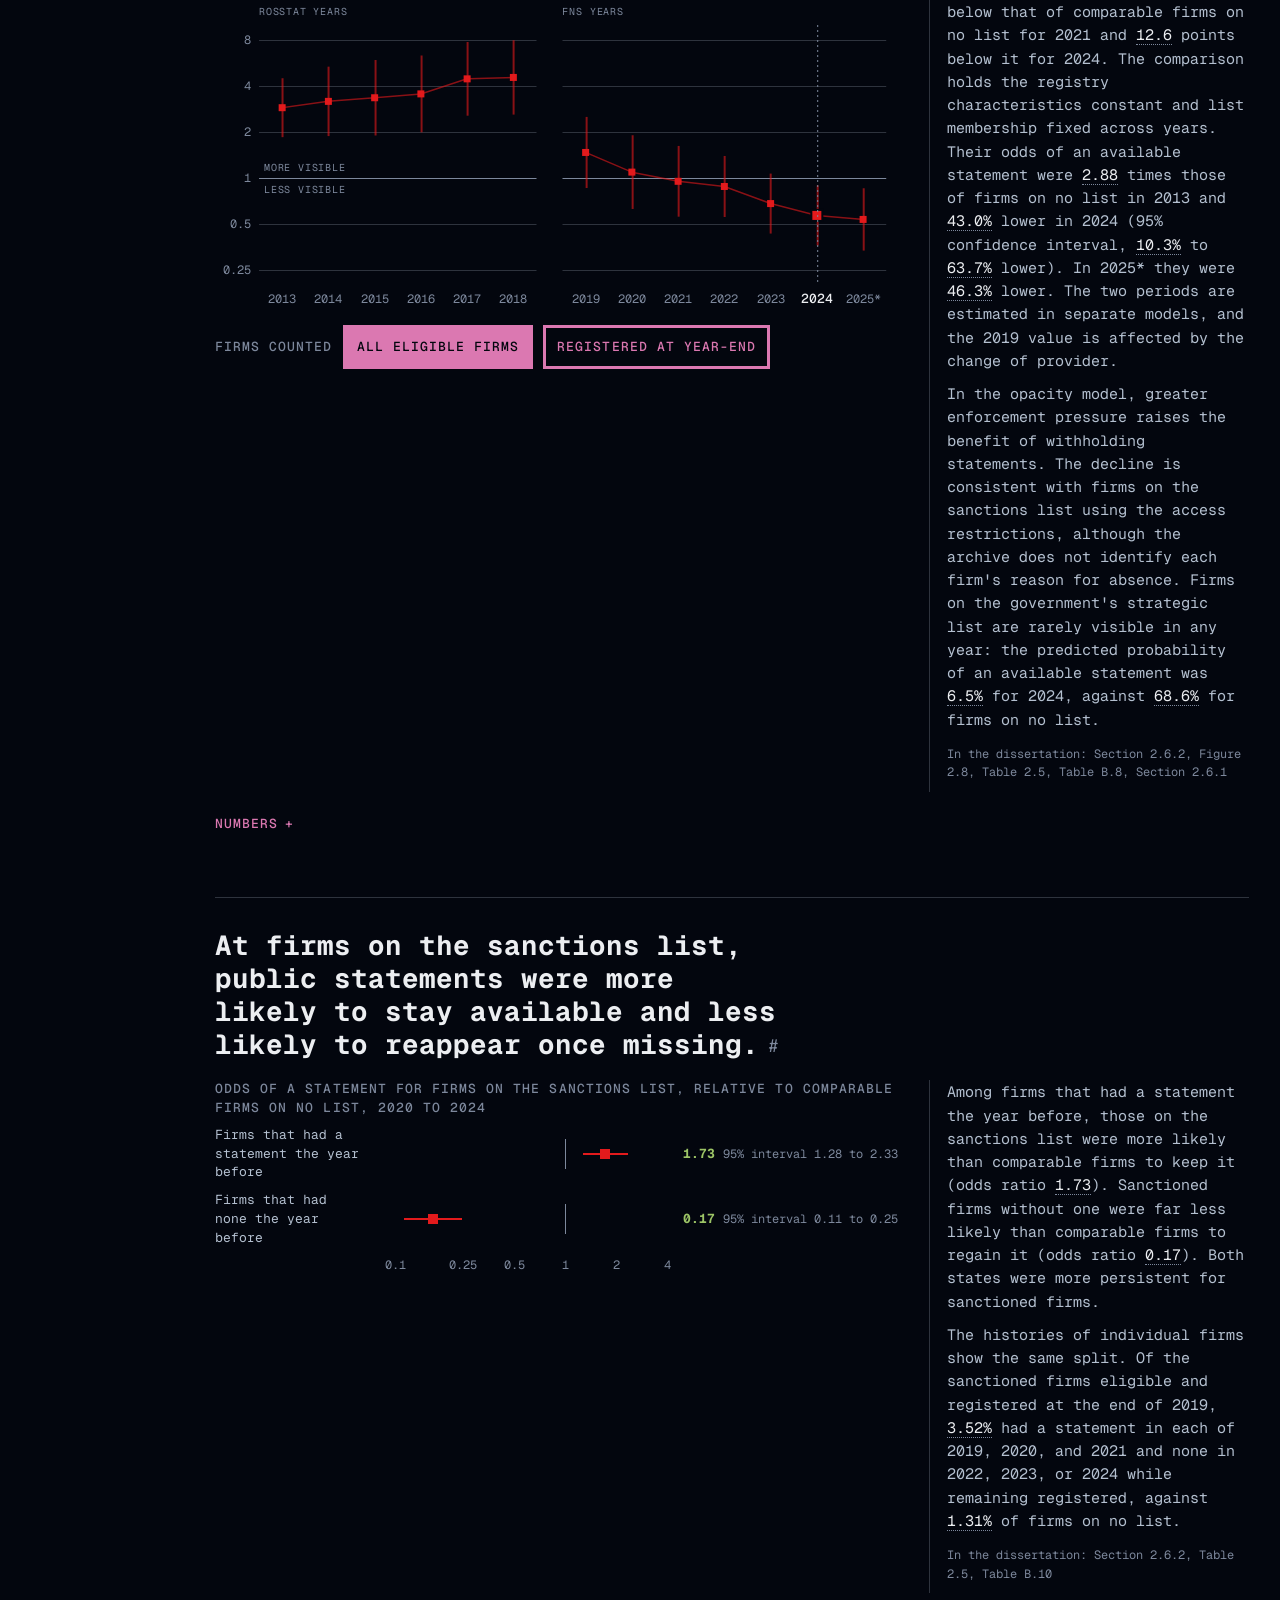
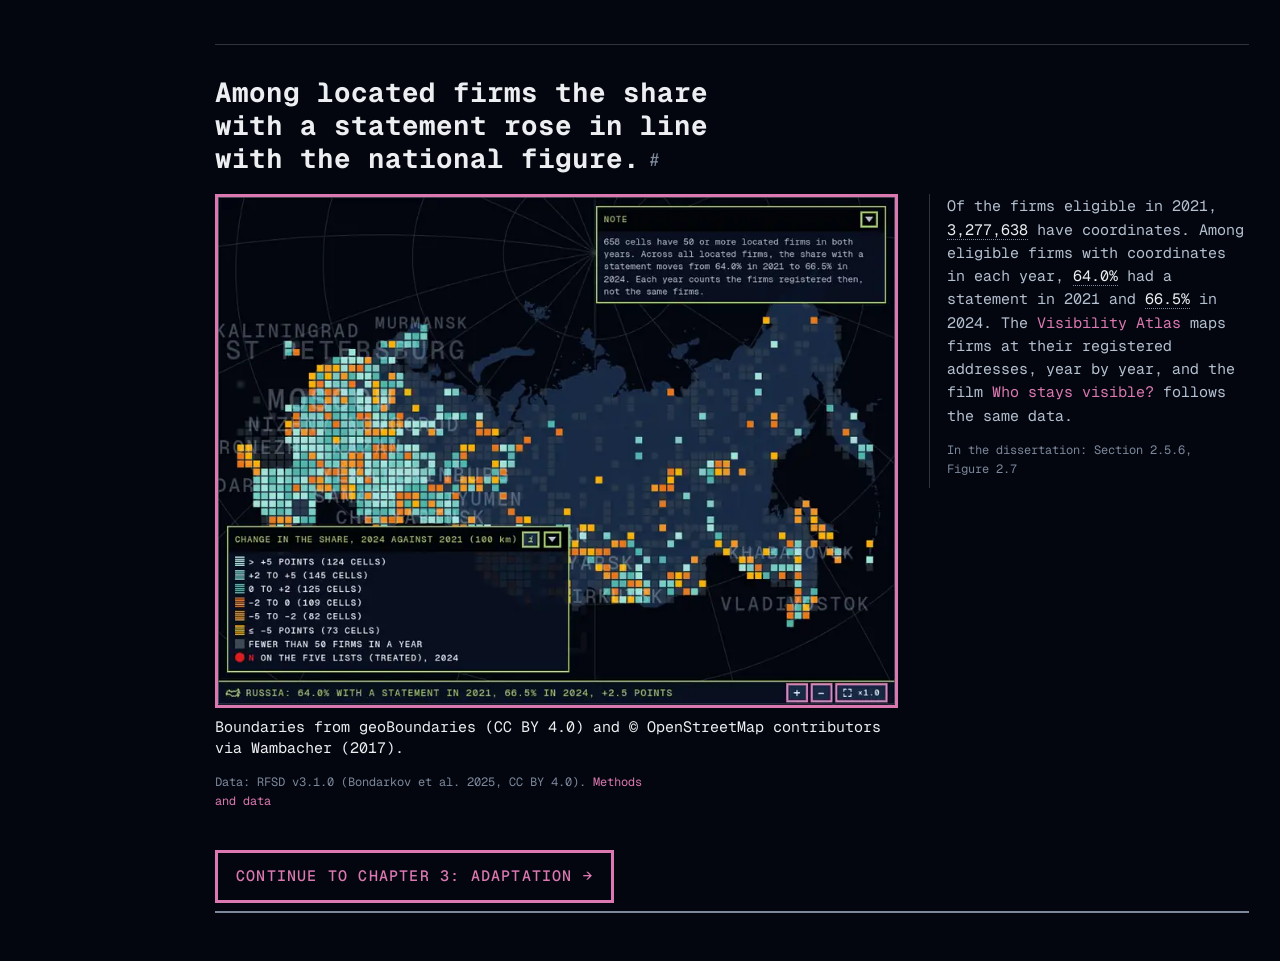
<file: research/opacity/index.html>
<!doctype html>
<!-- Generated by edition/tools/build.py from edition/src and edition/data. Do not edit this file. -->
<html lang="en">
<head>
<meta charset="utf-8">
<meta name="viewport" content="width=device-width, initial-scale=1, viewport-fit=cover">
<title>Opacity ⌜Armen Kaprelian⌟</title>
<meta name="description" content="Chapter 2 of the dissertation of Armen G. Kaprelian: Corporate Opacity and Financial Visibility under Sanctions. Which Russian firms stay visible in the public archive of financial statements.">
<link rel="icon" href="../../favicon.svg" type="image/svg+xml">
<link rel="icon" href="../../favicon-32.png" sizes="32x32" type="image/png">
<link rel="apple-touch-icon" href="../../apple-touch-icon.png">
<link rel="preload" href="../../fonts/GeistMono-Variable.woff2" as="font" type="font/woff2" crossorigin>
<meta name="theme-color" content="#03060E">
<meta property="og:type" content="website"><meta property="og:site_name" content="Armen G. Kaprelian">
<meta property="og:title" content="Opacity"><meta property="og:description" content="Chapter 2 of the dissertation of Armen G. Kaprelian: Corporate Opacity and Financial Visibility under Sanctions.">
<meta property="og:url" content="https://armenkaprelian.com/research/opacity/"><meta property="og:image" content="https://armenkaprelian.com/img/card.jpg">
<meta property="og:image:width" content="1200"><meta property="og:image:height" content="630"><meta property="og:image:alt" content="Armen G. Kaprelian: the name, the headshot and the bio beside the 1982 pipeline photo and the data stream of the home page.">
<meta name="twitter:card" content="summary_large_image">
<link rel="stylesheet" href="../../css/site.css">
<link rel="stylesheet" href="../edition/edition.css?v=6e42775d56">
</head>
<body>
<div class="shell">
<div class="readerbar"><span class="reading-section">Chapter 2: Opacity</span>
<button type="button" class="railbtn" aria-controls="rail" aria-expanded="false">Contents</button></div>
<nav class="rail" id="rail" aria-label="Contents" data-l-reduced="Your device requests reduced motion." data-l-failure="This chart could not load." data-l-retry="Try again" data-l-permalink="Link to this finding">
<a class="pg" href="../">Research</a>
<a class="pg" href="./" aria-current="page">Chapter 2: Opacity</a>
<ol><li><a href="#flow">Where firms went</a></li><li><a href="#state">State-related firms</a></li><li><a href="#industries">Industries</a></li><li><a href="#index">The opacity index</a></li><li><a href="#size">Size</a></li><li><a href="#followed">Firms followed</a></li><li><a href="#finance">Finances</a></li><li><a href="#lists">The sanctions list</a></li><li><a href="#prior">Keeping and regaining</a></li><li><a href="#where">The map</a></li></ol>
<a class="pg" href="../adaptation/">Chapter 3: Adaptation</a>
<a class="pg" href="../methods/">Methods and data</a>
<label class="motion-choice" hidden><input type="checkbox" checked> Animate charts</label>
</nav>
<main class="page ed">
  <header class="head">
    <h1><span class="striped">Opacity</span></h1>
    <a class="cornered homelink" href="../">Research</a>
  </header>
  <aside class="preview-banner" aria-label="Edition status"><strong>PREVIEW</strong><span>Research edition in progress</span></aside>
  <hr>
  <div class="body">
    <p><span class="label">Chapter 2</span><br>Corporate Opacity and Financial Visibility under Sanctions.</p>
    <p class="lead">The share of eligible firms with a public statement rose from 2021 to 2024. This chapter shows which firms stay visible in the archive and where the others went.</p>
  </div>
  <nav class="toc" aria-label="On this page">
    <a class="cornered" href="#flow">Where firms went</a>
    <a class="cornered" href="#state">State-related firms</a>
    <a class="cornered" href="#industries">Industries</a>
    <a class="cornered" href="#index">The opacity index</a>
    <a class="cornered" href="#size">Size</a>
    <a class="cornered" href="#followed">Firms followed</a>
    <a class="cornered" href="#finance">Finances</a>
    <a class="cornered" href="#lists">The sanctions list</a>
    <a class="cornered" href="#prior">Keeping and regaining</a>
    <a class="cornered" href="#where">The map</a>
  </nav>

  <section class="finding" id="flow">
    <h2>A missing statement precedes exit more often than a return to publication.</h2>
    <div class="figure-layout">
      <figure class="fig" data-fig="o1" data-script="dotflow" data-json="flow">
        <div class="flowhead">
          <div><span class="label">Year-end</span><output class="yr">2019</output></div>
          <div><span class="label">Share of all eligible firms with a statement</span><output class="sh"></output></div>
        </div>
        <div class="stage">
          <canvas role="img" aria-label="Dots for firms in three groups: statement available, no statement, removed from the register. The table under the figure gives the counts."></canvas>
          <div class="pile" data-pile="A"><span class="label">Statement available</span><output></output></div>
          <div class="pile" data-pile="N"><span class="label">No statement</span><output></output></div>
          <div class="pile" data-pile="X"><span class="label">Removed since 2019</span><output></output></div>
          <div class="enter"><span class="label">Entering the population</span></div>
        </div>
        <div class="acts">
          <button type="button" class="btn" data-act="play" aria-pressed="false"><span class="on">Play</span><span class="off" hidden>Pause</span></button>
          <div class="scrub">
            <input type="range" min="0" max="6" step="0.01" value="0" aria-label="Year-end, 2019 to 2025">
            <div class="ticks" aria-hidden="true"></div>
          </div>
        </div>
        <div class="trace">
          <span class="rest">Point at a dot, or tap one, to see its path.</span>
          <span class="hit" hidden><span class="cells"></span> <output></output> <span class="t-cohort">firms with this history, 2019 to 2024</span><span class="t-later" hidden>illustrative path for firms entering after 2019</span></span>
        </div>
        <p class="labnote">Dots for firms registered in 2019 follow their observed histories through 2024. Later entrants and the move into 2025* follow the counts moving between groups each year.</p>
        <p class="prof note" hidden>Frame time in ms, mean and 95th percentile (frames): <output></output></p>
      </figure>
      <div class="interpretation">
        <p>Each dot represents about <data class="num" value="2000">2,000</data> firms, starting with <data class="num" value="3413062" data-src="Computed from Table B.1">3.4 million</data> eligible firms registered at the end of 2019. Across all one-year transitions ending in 2020 to 2024 that began without a statement, <data class="num" value="29.104915" data-src="Section 2.5.3, Figure 2.5, Table B.2">29.1%</data> ended in removal from the register and <data class="num" value="9.616134" data-src="Section 2.5.3, Figure 2.5, Table B.2">9.6%</data> ended with a statement. Removal was three times as common as a return to publication.</p>
        <p>This is why the share of all eligible firms with a statement rose through 2024. The register lost <data class="num" value="1702040" data-src="Computed from Table B.2">1.7 million</data> firms from 2020 to 2024, most of them firms without statements, while the number of firms with statements held.</p>
        <p class="ref">In the dissertation: Section 2.5.3, Figure 2.5, Table B.2, Table B.10</p>
        <p class="ref star">* Statements for 2025, the latest year, are filed on revised official forms, and 2025 is reported as an extension of 2019 to 2024. In the dissertation: Section 1.4.4, Section 2.2.1</p>
      </div>
    </div>
    <details class="nums"><summary>Numbers</summary><div class="tablewrap"><table class="t2"><thead><tr><th>Year</th><th>Statement the year before</th><th>Firms</th><th>Available</th><th>Not available</th><th>Removed</th></tr></thead><tbody><tr><td>2020</td><td>Available</td><td>2,024,904</td><td>87.9%</td><td>8.7%</td><td>3.5%</td></tr><tr><td>2020</td><td>Not available</td><td>1,388,158</td><td>16.6%</td><td>49.9%</td><td>33.5%</td></tr><tr><td>2021</td><td>Available</td><td>2,171,683</td><td>87.8%</td><td>8.8%</td><td>3.4%</td></tr><tr><td>2021</td><td>Not available</td><td>945,867</td><td>6.0%</td><td>60.0%</td><td>33.9%</td></tr><tr><td>2022</td><td>Available</td><td>2,122,411</td><td>88.5%</td><td>8.8%</td><td>2.7%</td></tr><tr><td>2022</td><td>Not available</td><td>836,782</td><td>6.2%</td><td>65.1%</td><td>28.7%</td></tr><tr><td>2023</td><td>Available</td><td>2,078,892</td><td>90.0%</td><td>7.6%</td><td>2.4%</td></tr><tr><td>2023</td><td>Not available</td><td>830,656</td><td>8.3%</td><td>66.2%</td><td>25.5%</td></tr><tr><td>2024</td><td>Available</td><td>2,086,826</td><td>90.4%</td><td>7.2%</td><td>2.4%</td></tr><tr><td>2024</td><td>Not available</td><td>812,748</td><td>6.7%</td><td>73.1%</td><td>20.1%</td></tr><tr><td>2025*</td><td>Available</td><td>2,083,464</td><td>86.8%</td><td>8.4%</td><td>4.9%</td></tr><tr><td>2025*</td><td>Not available</td><td>842,818</td><td>6.3%</td><td>62.6%</td><td>31.1%</td></tr><tr><td>2020 to 2024</td><td>Available</td><td>10,484,716</td><td>88.9%</td><td>8.2%</td><td>2.9%</td></tr><tr><td>2020 to 2024</td><td>Not available</td><td>4,814,211</td><td>9.6%</td><td>61.3%</td><td>29.1%</td></tr></tbody></table></div></details>
  </section>

  <section class="finding" id="state">
    <h2>The fall among state-related firms is mostly registry exit, concentrated in one legal form and one year.</h2>
    <div class="figure-layout">
      <figure class="fig" data-fig="o5" data-script="chart opacity" data-json="state" data-l-rosstat="Rosstat years" data-l-fns="FNS years" data-l-pick="Year">
        <div class="yearline"><span class="label" data-when="eligible">Share of all eligible firms in each group with a statement</span><span class="label" data-when="registered" hidden>Share of firms registered at year-end in each group with a statement</span> <output class="yr"></output> <span class="hint">Point at a year, or tap one, to read it.</span></div>
        <div class="pair">
          <div class="panel" data-panel="own">
            <span class="label">By ownership</span>
            <div class="key rows">
              <span data-k="state"><span class="nm"><i></i>State-related firms</span> <output class="sh"></output> <span class="of">of <output class="n"></output><span class="w"> firms</span></span></span>
              <span data-k="private"><span class="nm"><i></i>Private firms</span> <output class="sh"></output> <span class="of">of <output class="n"></output><span class="w"> firms</span></span></span>
              <span data-k="foreign_joint"><span class="nm"><i></i>Firms with foreign or joint ownership</span> <output class="sh"></output> <span class="of">of <output class="n"></output><span class="w"> firms</span></span></span>
            </div>
            <div class="plot" aria-label="Share of eligible firms with a statement by year, for state-related firms, private firms, and firms with foreign or joint ownership. The table under the figure gives the shares."></div>
          </div>
          <div class="panel" data-panel="legal">
            <span class="label">By legal form</span>
            <div class="key rows">
              <span data-k="unitary"><span class="nm"><i></i>State and municipal enterprises</span> <output class="sh"></output> <span class="of">of <output class="n"></output><span class="w"> firms</span></span></span>
              <span data-k="llc"><span class="nm"><i></i>Limited-liability companies</span> <output class="sh"></output> <span class="of">of <output class="n"></output><span class="w"> firms</span></span></span>
              <span data-k="joint_stock"><span class="nm"><i></i>Joint-stock companies</span> <output class="sh"></output> <span class="of">of <output class="n"></output><span class="w"> firms</span></span></span>
            </div>
            <div class="plot" aria-label="Share of eligible firms with a statement by year, for state and municipal enterprises, limited-liability companies, and joint-stock companies. The table under the figure gives the shares."></div>
          </div>
        </div>
        <div class="ctl" role="radiogroup" aria-label="Firms counted"><span class="label">Firms counted</span>
          <button type="button" class="btn" role="radio" data-set="pop" data-v="eligible" aria-checked="true">All eligible firms</button>
          <button type="button" class="btn" role="radio" data-set="pop" data-v="registered" aria-checked="false">Registered at year-end</button>
        </div>
        <div class="ctl" role="radiogroup" aria-label="Years shown"><span class="label">Years</span>
          <button type="button" class="btn" role="radio" data-set="range" data-v="short" aria-checked="true">2019 to 2025*</button>
          <button type="button" class="btn" role="radio" data-set="range" data-v="long" aria-checked="false">2013 to 2025*</button>
        </div>
        <p class="labnote" data-when="registered" hidden>Counted for this page from the RFSD. The dissertation reports these shares for state-related firms in 2021 and 2024 only.</p>
      </figure>
      <div class="interpretation">
        <p>From 2021 to 2024 the share with a statement fell from <data class="num" value="69.788655" data-src="Section 2.5.2, Figure 2.2">69.8%</data> to <data class="num" value="61.337518" data-src="Section 2.5.2, Figure 2.2">61.3%</data> among state-related firms, while it rose among private firms and among firms with foreign or joint ownership. The fall is in one legal form. Among state and municipal enterprises, which operate publicly owned assets and issue no shares, the share went from <data class="num" value="69.159384" data-src="Section 2.5.2, Figure 2.3">69.2%</data> to <data class="num" value="48.175604" data-src="Section 2.5.2, Figure 2.3">48.2%</data>.</p>
      </div>
    </div>
    <div class="figure-layout">
      <figure class="fig" data-fig="o5b" data-script="chart opacity" data-json="state" data-n-all="3102" data-n-removed="2582" data-n-kept="519">
        <div class="yearline"><span class="label">The <data class="num" value="3102" data-src="Section 2.5.2">3,102</data> state and municipal enterprises with a statement for 2023 and none for 2024, one square each</span></div>
        <div class="units"><canvas role="img" aria-label="One square for each enterprise. Most of the squares are enterprises removed from the register during 2024."></canvas></div>
        <div class="legend">
          <span data-when="y2023" hidden><i class="A"></i>Statement available for 2023</span>
          <span data-when="y2024"><i class="X"></i><data class="num" value="2582" data-src="Section 2.5.2">2,582</data> removed from the register during 2024</span>
          <span data-when="y2024"><i class="N"></i><data class="num" value="519" data-src="Section 2.5.2">519</data> still registered at year-end, without a statement</span>
          <span data-when="y2024"><i class="U"></i>One with an unresolved status</span>
        </div>
        <div class="ctl" role="radiogroup" aria-label="Year shown"><span class="label">Year</span>
          <button type="button" class="btn" role="radio" data-set="at" data-v="y2023" aria-checked="false">2023</button>
          <button type="button" class="btn" role="radio" data-set="at" data-v="y2024" aria-checked="true">2024</button>
        </div>
      </figure>
      <div class="interpretation">
        <p>Most of that fall is exit from the register. Of these enterprises, <data class="num" value="83.2" data-src="Section 2.5.2">83.2%</data> were removed during 2024. The exits coincide with the original 1 January 2025 deadline to liquidate or reorganize such enterprises in competitive markets, subject to statutory exceptions. A December 2024 amendment allowed completion by 31 December 2025 where the founder had made the required decision before the original deadline. Among state-related firms still registered at year-end, the share with a statement was <data class="num" value="75.8" data-src="Section 2.5.2">75.8%</data> in 2021 and <data class="num" value="76.1" data-src="Section 2.5.2">76.1%</data> in 2024.</p>
        <p>One group did lose statements while staying registered. Among the <data class="num" value="14256" data-src="Section 2.5.2">14,256</data> firms that were state-related at the end of both years, the share fell from <data class="num" value="80.4" data-src="Section 2.5.2">80.4%</data> to <data class="num" value="74.2" data-src="Section 2.5.2">74.2%</data>.</p>
        <p class="ref">In the dissertation: Section 2.5.2, Figure 2.2, Figure 2.3</p>
      </div>
    </div>
    <details class="nums"><summary>Numbers</summary><p class="tcap">All eligible firms</p><div class="tablewrap"><table><thead><tr><th>Group</th><th>Share, 2021</th><th>Share, 2024</th><th>Share, 2025*</th><th>Firms, 2021</th><th>Firms, 2024</th><th>Firms, 2025*</th></tr></thead><tbody><tr><td>State-related firms</td><td>69.8%</td><td>61.3%</td><td>70.5%</td><td>24,557</td><td>20,710</td><td>17,431</td></tr><tr><td>Private firms</td><td>64.2%</td><td>67.2%</td><td>65.1%</td><td>3,109,172</td><td>2,935,385</td><td>2,916,454</td></tr><tr><td>Firms with foreign or joint ownership</td><td>56.5%</td><td>58.1%</td><td>55.9%</td><td>108,923</td><td>83,274</td><td>84,888</td></tr><tr><td>State and municipal enterprises</td><td>69.2%</td><td>48.2%</td><td>63.0%</td><td>12,931</td><td>10,387</td><td>6,795</td></tr><tr><td>Joint-stock companies</td><td>73.0%</td><td>78.2%</td><td>77.5%</td><td>58,072</td><td>52,943</td><td>53,705</td></tr><tr><td>Limited-liability companies</td><td>65.2%</td><td>68.3%</td><td>66.1%</td><td>2,887,671</td><td>2,690,601</td><td>2,668,112</td></tr></tbody></table></div><p class="tcap">Firms registered at year-end. Counted for this page from the RFSD. The dissertation reports these shares for state-related firms in 2021 and 2024 only.</p><div class="tablewrap"><table><thead><tr><th>Group</th><th>Share, 2021</th><th>Share, 2024</th><th>Share, 2025*</th><th>Firms, 2021</th><th>Firms, 2024</th><th>Firms, 2025*</th></tr></thead><tbody><tr><td>State-related firms</td><td>75.8%</td><td>76.1%</td><td>79.2%</td><td>22,473</td><td>16,506</td><td>15,287</td></tr><tr><td>Private firms</td><td>72.6%</td><td>72.0%</td><td>73.0%</td><td>2,739,441</td><td>2,733,180</td><td>2,562,791</td></tr><tr><td>Firms with foreign or joint ownership</td><td>67.7%</td><td>65.0%</td><td>65.9%</td><td>90,669</td><td>74,311</td><td>70,725</td></tr><tr><td>State and municipal enterprises</td><td>75.5%</td><td>73.6%</td><td>79.4%</td><td>11,758</td><td>6,630</td><td>5,286</td></tr><tr><td>Joint-stock companies</td><td>79.9%</td><td>81.8%</td><td>82.0%</td><td>52,823</td><td>50,460</td><td>50,254</td></tr><tr><td>Limited-liability companies</td><td>74.5%</td><td>73.8%</td><td>75.0%</td><td>2,516,912</td><td>2,487,258</td><td>2,319,130</td></tr></tbody></table></div></details>
  </section>

  <section class="finding" id="industries">
    <h2>From 2021 to 2024, the share of eligible firms with a public statement rose in <data class="num" value="19" data-src="Computed from Figure 2.4">19</data> of the <data class="num" value="20" data-src="Figure 2.4">20</data> largest industries.</h2>
    <div class="figure-layout">
      <figure class="fig" data-fig="o10" data-script="chart opacity" data-json="industry-shares">
        <div class="yearline"><span class="label">Share of all eligible firms with a statement, in the twenty largest industries</span></div>
        <div class="tablewrap"><table class="chg">
          <thead><tr><th>Industry</th><th>2021</th><th><output class="endyr"></output></th><th>Change (percentage points)</th></tr></thead>
          <tbody></tbody>
          <tfoot><tr><td></td><td></td><td></td><td><span class="trw"><span class="track ticks"></span><span class="dl"></span></span></td></tr></tfoot>
        </table></div>
        <div class="ctl" role="radiogroup" aria-label="Year compared with 2021"><span class="label">Compare 2021 with</span>
          <button type="button" class="btn" role="radio" data-set="end" data-v="2022" aria-checked="false">2022</button>
          <button type="button" class="btn" role="radio" data-set="end" data-v="2023" aria-checked="false">2023</button>
          <button type="button" class="btn" role="radio" data-set="end" data-v="2024" aria-checked="true">2024</button>
          <button type="button" class="btn" role="radio" data-set="end" data-v="2025" aria-checked="false">2025*</button>
        </div>
      </figure>
      <div class="interpretation">
        <p>The share rose from <data class="num" value="61.027395" data-src="Section 2.5.2, Figure 2.4">61.0%</data> to <data class="num" value="65.390949" data-src="Section 2.5.2, Figure 2.4">65.4%</data> in wholesale trade, from <data class="num" value="56.422765" data-src="Section 2.5.2, Figure 2.4">56.4%</data> to <data class="num" value="59.218228" data-src="Section 2.5.2, Figure 2.4">59.2%</data> in building construction, and from <data class="num" value="71.184182" data-src="Section 2.5.2, Figure 2.4">71.2%</data> to <data class="num" value="73.988658" data-src="Section 2.5.2, Figure 2.4">74.0%</data> in real estate. The table follows the industries with the most distinct eligible firms over 2013–2025. The firms counted within each industry can change from year to year.</p>
        <p class="ref">In the dissertation: Section 2.5.2, Figure 2.4</p>
      </div>
    </div>
    <details class="nums"><summary>Numbers</summary><div class="tablewrap"><table><thead><tr><th>Industry</th><th>2021</th><th>2022</th><th>2023</th><th>2024</th><th>2025*</th><th>Eligible firms, 2021</th><th>Eligible firms, 2024</th></tr></thead><tbody><tr><td>64 Financial services</td><td>53.4%</td><td>56.2%</td><td>58.5%</td><td>60.6%</td><td>59.9%</td><td>33,490</td><td>30,495</td></tr><tr><td>45 Vehicle trade and repair</td><td>64.9%</td><td>67.9%</td><td>69.7%</td><td>70.0%</td><td>67.6%</td><td>93,203</td><td>86,440</td></tr><tr><td>46 Wholesale trade</td><td>61.0%</td><td>63.6%</td><td>64.5%</td><td>65.4%</td><td>63.4%</td><td>649,546</td><td>567,785</td></tr><tr><td>56 Food services</td><td>65.5%</td><td>67.0%</td><td>68.9%</td><td>68.6%</td><td>66.5%</td><td>74,457</td><td>67,459</td></tr><tr><td>25 Metal products</td><td>72.0%</td><td>73.5%</td><td>74.6%</td><td>75.1%</td><td>72.9%</td><td>38,364</td><td>40,908</td></tr><tr><td>68 Real estate</td><td>71.2%</td><td>72.2%</td><td>74.0%</td><td>74.0%</td><td>72.7%</td><td>318,988</td><td>306,820</td></tr><tr><td>41 Building construction</td><td>56.4%</td><td>56.7%</td><td>57.6%</td><td>59.2%</td><td>56.6%</td><td>226,102</td><td>213,566</td></tr><tr><td>01 Crop and animal production</td><td>57.5%</td><td>57.9%</td><td>60.4%</td><td>60.3%</td><td>58.1%</td><td>73,029</td><td>68,787</td></tr><tr><td>70 Head offices and consulting</td><td>68.0%</td><td>68.9%</td><td>70.2%</td><td>70.6%</td><td>68.7%</td><td>36,693</td><td>34,938</td></tr><tr><td>71 Architecture and engineering</td><td>77.3%</td><td>78.2%</td><td>79.2%</td><td>79.6%</td><td>77.8%</td><td>79,340</td><td>81,088</td></tr><tr><td>69 Legal and accounting</td><td>67.7%</td><td>69.1%</td><td>70.3%</td><td>69.8%</td><td>66.8%</td><td>88,188</td><td>76,992</td></tr><tr><td>86 Health services</td><td>84.4%</td><td>85.3%</td><td>86.5%</td><td>86.5%</td><td>85.2%</td><td>53,572</td><td>57,089</td></tr><tr><td>49 Land and pipeline transport</td><td>62.5%</td><td>63.6%</td><td>64.2%</td><td>64.4%</td><td>60.9%</td><td>101,768</td><td>106,852</td></tr><tr><td>93 Sports and recreation</td><td>58.2%</td><td>58.7%</td><td>59.9%</td><td>59.9%</td><td>58.3%</td><td>37,792</td><td>39,033</td></tr><tr><td>94 Membership organizations</td><td>48.2%</td><td>48.3%</td><td>49.4%</td><td>49.7%</td><td>48.4%</td><td>92,154</td><td>90,643</td></tr><tr><td>73 Advertising and market research</td><td>57.0%</td><td>54.8%</td><td>55.8%</td><td>58.3%</td><td>58.2%</td><td>50,196</td><td>37,898</td></tr><tr><td>62 Software and IT consulting</td><td>72.8%</td><td>75.4%</td><td>75.3%</td><td>74.0%</td><td>71.7%</td><td>53,660</td><td>64,576</td></tr><tr><td>47 Retail trade</td><td>63.8%</td><td>65.9%</td><td>67.1%</td><td>64.9%</td><td>60.3%</td><td>227,640</td><td>204,222</td></tr><tr><td>52 Storage and transport support</td><td>50.9%</td><td>51.6%</td><td>52.1%</td><td>51.9%</td><td>50.5%</td><td>103,891</td><td>96,827</td></tr><tr><td>43 Specialized construction</td><td>56.6%</td><td>55.8%</td><td>54.3%</td><td>56.2%</td><td>56.0%</td><td>178,796</td><td>169,983</td></tr></tbody></table></div></details>
  </section>

  <section class="finding" id="index">
    <h2>The opacity index describes the return to withholding financial information.</h2>
    <div class="figure-layout">
      <figure class="fig" data-fig="o2" data-script="chart opacity" data-json="size">
        <div class="eq">
          <p><var>ω</var> = <var>b</var>(<var>e</var>) − <var>c</var>(<var>E</var>, <var>ψ</var>)</p>
          <p>Pr(statement available) = <var>Λ</var>(<var>c</var> − <var>b</var>)</p>
        </div>
        <span class="label">Probability that a statement is available</span>
        <div class="plot" aria-label="The logistic curve: the probability that a statement is available rises with the cost of opacity less its benefit. A marked point follows the two sliders under the chart."></div>
        <span class="label xl">Cost of opacity less its benefit, <var>c</var> − <var>b</var>, in log-odds</span>
        <p class="tryit"><span class="kick">Try it</span> Move the two sliders and watch the marked point on the curve.</p>
        <div class="ctl sl"><label class="label" for="o2-b">Benefit of opacity, <var>b</var></label><input type="range" id="o2-b" data-in="b" min="0" max="6" step="0.1" value="1"><output class="ob"></output></div>
        <div class="ctl sl"><label class="label" for="o2-c">Cost of opacity, <var>c</var></label><input type="range" id="o2-c" data-in="c" min="0.1" max="6" step="0.1" value="2"><output class="oc"></output></div>
        <div class="readout"><span><span class="label">Opacity index, <var>ω</var> = <var>b</var> − <var>c</var></span> <output class="om"></output></span><span><span class="label">Probability that a statement is available</span> <output class="pr"></output></span></div>
        <div class="acts"><button type="button" class="btn" data-act="example" aria-pressed="false">Illustrate the odds ratio</button></div>
        <p class="exline" hidden>At a starting probability of <data class="num" value="83.932901" data-src="Section 2.5.4, Figure 2.6, Table B.4">83.9%</data>, multiplying the odds by <data class="num" value="3.835274" data-src="Section 2.5.4, Figure 2.6, Table B.4">3.84</data> gives <data class="num" value="95.246038" data-src="Computed from Section 2.5.4, Figure 2.6, Table B.4">95.2%</data> in this illustration. The probability gain depends on where it starts on the curve. The next figure separates observed shares from adjusted odds ratios.</p>
      </figure>
      <div class="interpretation">
        <p>A firm weighs what opacity protects against what it costs. Public statements can inform sanctions enforcement, so enforcement pressure raises the benefit of withholding them. Customers, suppliers, and lenders may decline business they cannot verify, so the cost of opacity rises with the business a firm has at stake, and it is lower for a firm entitled to withhold its accounts. The curve turns that balance into the probability that a statement is available. The slider settings are illustrations, and the estimates are in the two figures that follow.</p>
      </div>
    </div>
    <div class="tablewrap"><table class="words">
      <thead><tr><th>Model quantity</th><th>Effect</th><th>Counterpart in the data</th></tr></thead>
      <tbody>
        <tr><td>Enforcement pressure, <var>e</var></td><td>raises the benefit of opacity</td><td>membership of the sanctions list</td></tr>
        <tr><td>Entitlement to withhold information, <var>E</var></td><td>lowers the cost of opacity</td><td>membership of the 2020 filing-exemption list</td></tr>
        <tr><td>Counterparty business at stake, <var>ψ</var></td><td>raises the cost of opacity</td><td>total assets in the preceding year</td></tr>
      </tbody>
    </table></div>
    <p>The entitlement shows directly in the archive. None of the <data class="num" value="22" data-src="Section 2.6.1">22</data> eligible firms on the 2020 filing-exemption list has an available statement for any year from 2019 to 2023.</p>
    <p class="ref">In the dissertation: Section 2.3, Table A.3, Section 2.6.1</p>
  </section>

  <section class="finding" id="size">
    <h2>Larger firms were more likely to have a public statement again the following year.</h2>
    <div class="figure-layout">
      <figure class="fig" data-fig="o3" data-script="chart opacity" data-json="size" data-l-rosstat="Rosstat years" data-l-fns="FNS years" data-l-pick="Year" data-l-ref="Q1 = 1">
        <div class="yearline"><span class="label" data-when="share">Share with a public statement among firms that had one the year before</span><span class="label" data-when="odds" hidden>Adjusted odds ratios for continued statement availability, with 95% confidence intervals</span> <output class="yr"></output> <span class="hint">Point at a year, or tap one, to read it.</span></div>
        <span class="label">Preceding-year asset quintile</span>
        <div class="key vals">
          <span data-k="1"><i></i>Q1 (smallest) <output></output></span>
          <span data-k="2"><i></i>Q2 <output></output></span>
          <span data-k="3"><i></i>Q3 <output></output></span>
          <span data-k="4"><i></i>Q4 <output></output></span>
          <span data-k="5"><i></i>Q5 (largest) <output></output></span>
        </div>
        <div class="plot" aria-label="Annual statement availability by preceding-year asset quintile. Choose observed shares or adjusted odds ratios relative to Q1."></div>
        <div class="ctl" role="radiogroup" aria-label="What the chart shows"><span class="label">Show</span>
          <button type="button" class="btn" role="radio" data-set="show" data-v="share" aria-checked="true">Share with a statement</button>
          <button type="button" class="btn" role="radio" data-set="show" data-v="odds" aria-checked="false">Adjusted odds ratios (Q1 = 1)</button>
        </div>
      </figure>
      <div class="interpretation">
        <p>Among firms that had a statement in 2021 and remained eligible and registered, <data class="num" value="95.053105" data-src="Section 2.5.4, Figure 2.6, Table B.4">95.1%</data> of firms in the largest asset quintile (Q5) and <data class="num" value="83.932901" data-src="Section 2.5.4, Figure 2.6, Table B.4">83.9%</data> in the smallest (Q1) also had a statement in 2022. The observed gap was <data class="num" value="11.1" data-src="Section 2.5.4">11.1</data> percentage points. After adjustment for registry characteristics, the odds of continued availability in 2022 were <data class="num" value="3.835274" data-src="Section 2.5.4, Figure 2.6, Table B.4">3.84</data> times as high in Q5 as in Q1. This odds ratio ranged from <data class="num" value="3.206677" data-src="Section 2.5.4, Figure 2.6, Table B.4">3.21</data> to <data class="num" value="3.898647" data-src="Section 2.5.4, Figure 2.6, Table B.4">3.90</data> in 2020–2024 and from <data class="num" value="2.314342" data-src="Section 2.5.4, Table B.5">2.31</data> to <data class="num" value="2.475195" data-src="Section 2.5.4, Table B.5">2.48</data> in 2014–2018.</p>
        <p>In the opacity index a larger firm has more business with counterparties that require public accounts, which raises its cost of opacity. Smaller firms are also the firms most likely to be winding down, and the comparison cannot separate the two.</p>
        <p class="ref">In the dissertation: Section 2.5.4, Figure 2.6, Table B.4, Table B.5</p>
      </div>
    </div>
    <details class="nums"><summary>Numbers</summary><p class="tcap">Share with a public statement by preceding-year asset quintile, among firms with a statement the year before</p><div class="tablewrap"><table><thead><tr><th>Year</th><th>Q1 (smallest)</th><th>Q2</th><th>Q3</th><th>Q4</th><th>Q5 (largest)</th></tr></thead><tbody><tr><td>2014</td><td>76.2%</td><td>82.7%</td><td>85.1%</td><td>86.3%</td><td>88.3%</td></tr><tr><td>2015</td><td>80.0%</td><td>86.2%</td><td>88.2%</td><td>88.9%</td><td>89.9%</td></tr><tr><td>2016</td><td>74.5%</td><td>82.9%</td><td>85.8%</td><td>86.9%</td><td>87.1%</td></tr><tr><td>2017</td><td>76.9%</td><td>84.1%</td><td>87.1%</td><td>87.9%</td><td>87.4%</td></tr><tr><td>2018</td><td>77.1%</td><td>84.3%</td><td>87.0%</td><td>87.8%</td><td>88.0%</td></tr><tr><td>2020</td><td>84.5%</td><td>91.6%</td><td>93.0%</td><td>93.6%</td><td>94.5%</td></tr><tr><td>2021</td><td>84.2%</td><td>91.1%</td><td>92.9%</td><td>93.6%</td><td>94.6%</td></tr><tr><td>2022</td><td>83.9%</td><td>90.9%</td><td>92.9%</td><td>93.9%</td><td>95.1%</td></tr><tr><td>2023</td><td>85.9%</td><td>92.3%</td><td>93.9%</td><td>94.9%</td><td>95.8%</td></tr><tr><td>2024</td><td>87.1%</td><td>92.8%</td><td>94.1%</td><td>94.9%</td><td>95.8%</td></tr><tr><td>2025*</td><td>84.9%</td><td>91.2%</td><td>92.6%</td><td>93.8%</td><td>95.2%</td></tr></tbody></table></div></details>
  </section>

  <section class="finding" id="followed">
    <h2>Smaller firms were more likely to stay registered without a public statement throughout 2022–2024.</h2>
    <div class="figure-layout">
      <figure class="fig" data-fig="o7" data-script="chart opacity" data-json="followed">
        <div class="yearline"><span class="label">Among firms with statements in 2019, 2020, and 2021, share still eligible and registered with no statement in any of the next three years</span></div>
        <span class="label" data-when="size">2021 asset quintile</span><span class="label" data-when="own" hidden>2021 ownership</span>
        <div class="rowchart" data-when="size">
          <div class="rc" data-k="Q1"><span class="nm">Q1 (smallest)</span><span class="track"></span><span class="val"><output class="sh"></output><span class="of"><output class="a"></output> of <output class="n"></output> firms</span></span></div>
          <div class="rc" data-k="Q2"><span class="nm">Q2</span><span class="track"></span><span class="val"><output class="sh"></output><span class="of"><output class="a"></output> of <output class="n"></output> firms</span></span></div>
          <div class="rc" data-k="Q3"><span class="nm">Q3</span><span class="track"></span><span class="val"><output class="sh"></output><span class="of"><output class="a"></output> of <output class="n"></output> firms</span></span></div>
          <div class="rc" data-k="Q4"><span class="nm">Q4</span><span class="track"></span><span class="val"><output class="sh"></output><span class="of"><output class="a"></output> of <output class="n"></output> firms</span></span></div>
          <div class="rc" data-k="Q5"><span class="nm">Q5 (largest)</span><span class="track"></span><span class="val"><output class="sh"></output><span class="of"><output class="a"></output> of <output class="n"></output> firms</span></span></div>
          <div class="rc axis"><span class="nm"></span><span class="track ticks"></span><span class="val"></span></div>
        </div>
        <div class="rowchart" data-when="own" hidden>
          <div class="rc" data-k="foreign_joint"><span class="nm">Firms with foreign or joint ownership</span><span class="track"></span><span class="val"><output class="sh"></output><span class="of"><output class="a"></output> of <output class="n"></output> firms</span></span></div>
          <div class="rc" data-k="private"><span class="nm">Private firms</span><span class="track"></span><span class="val"><output class="sh"></output><span class="of"><output class="a"></output> of <output class="n"></output> firms</span></span></div>
          <div class="rc" data-k="state"><span class="nm">State-related firms</span><span class="track"></span><span class="val"><output class="sh"></output><span class="of"><output class="a"></output> of <output class="n"></output> firms</span></span></div>
          <div class="rc" data-k="other"><span class="nm">Other ownership</span><span class="track"></span><span class="val"><output class="sh"></output><span class="of"><output class="a"></output> of <output class="n"></output> firms</span></span></div>
          <div class="rc axis"><span class="nm"></span><span class="track ticks"></span><span class="val"></span></div>
        </div>
        <div class="ctl" role="radiogroup" aria-label="How the firms are grouped"><span class="label">Firms grouped by</span>
          <button type="button" class="btn" role="radio" data-set="by" data-v="size" aria-checked="true">2021 assets</button>
          <button type="button" class="btn" role="radio" data-set="by" data-v="own" aria-checked="false">Ownership</button>
        </div>
      </figure>
      <div class="interpretation">
        <p>Among firms with a statement in each year from 2019 to 2021, <data class="num" value="4.783167" data-src="Section 2.5.4, Table 2.3">4.8%</data> of those in Q1 stayed eligible and registered through 2024 without a statement for any of the three years after 2021. The share fell with firm size, reaching <data class="num" value="2.044839" data-src="Section 2.5.4, Table 2.3">2.0%</data> in Q5. Here firms are grouped using the 2021 asset cutoffs from the size sample and keep that quintile throughout. The annual chart ranks firms anew each year by the preceding year’s assets.</p>
        <p>By 2021 ownership, the corresponding shares were <data class="num" value="3.415893" data-src="Section 2.5.4, Table 2.3">3.4%</data> for firms with foreign or joint ownership, <data class="num" value="2.793192" data-src="Section 2.5.4, Table 2.3">2.8%</data> for private firms, and <data class="num" value="1.631794" data-src="Section 2.5.4, Table 2.3">1.6%</data> for state-related firms.</p>
        <p class="ref">In the dissertation: Section 2.5.4, Table 2.3</p>
      </div>
    </div>
    <details class="nums"><summary>Numbers</summary><div class="tablewrap"><table><thead><tr><th>2021 asset quintile or ownership</th><th>Firms</th><th>No statement, 2022 to 2024</th><th>Share</th></tr></thead><tbody><tr><td>Q1 (smallest)</td><td>240,761</td><td>11,516</td><td>4.78%</td></tr><tr><td>Q2</td><td>290,974</td><td>8,138</td><td>2.80%</td></tr><tr><td>Q3</td><td>321,702</td><td>7,466</td><td>2.32%</td></tr><tr><td>Q4</td><td>343,754</td><td>7,404</td><td>2.15%</td></tr><tr><td>Q5 (largest)</td><td>368,342</td><td>7,532</td><td>2.04%</td></tr><tr><td>Private firms</td><td>1,492,092</td><td>41,677</td><td>2.79%</td></tr><tr><td>Firms with foreign or joint ownership</td><td>47,279</td><td>1,615</td><td>3.42%</td></tr><tr><td>State-related firms</td><td>15,198</td><td>248</td><td>1.63%</td></tr><tr><td>Other ownership</td><td>37,346</td><td>1,083</td><td>2.90%</td></tr></tbody></table></div></details>
  </section>

  <section class="finding" id="finance">
    <h2>Size, profitability, and liquidity all predict continued availability when they enter together.</h2>
    <div class="figure-layout">
      <figure class="fig" data-fig="o8" data-script="chart opacity" data-json="finance">
        <div class="yearline"><span class="label">Higher odds of a statement the following year, 2020 to 2024, among firms that had one the year before</span></div>
        <div class="rowchart">
          <div class="rc" data-k="assets"><span class="nm">Total assets twice as large</span><span class="track"></span><span class="val"><output class="sh"></output><span class="of">95% interval <output class="ivs"></output></span></span></div>
          <div class="rc" data-k="margin"><span class="nm">Operating margin 10 points higher</span><span class="track"></span><span class="val"><output class="sh"></output><span class="of">95% interval <output class="ivs"></output></span></span></div>
          <div class="rc" data-k="cash"><span class="nm">Cash share 10 points higher</span><span class="track"></span><span class="val"><output class="sh"></output><span class="of">95% interval <output class="ivs"></output></span></span></div>
          <div class="rc axis"><span class="nm"></span><span class="track ticks"></span><span class="val"></span></div>
        </div>
        <div class="ctl" role="radiogroup" aria-label="How the measures enter the model"><span class="label">Measures entered</span>
          <button type="button" class="btn" role="radio" data-set="view" data-v="together" aria-checked="true">All three together</button>
          <button type="button" class="btn" role="radio" data-set="view" data-v="alone" aria-checked="false">One at a time</button>
        </div>
      </figure>
      <div class="interpretation">
        <p>In the common sample with all three financial measures recorded, <data class="num" value="94.3" data-src="Section 2.5.5">94.3%</data> of observations have a statement for the following year. At that starting probability, the estimates correspond to illustrative increases of about <data class="num" value="0.6" data-src="Section 2.5.5">0.6</data> percentage points for a doubling of assets, <data class="num" value="0.1" data-src="Section 2.5.5">0.1</data> points for ten points more operating margin, and <data class="num" value="0.4" data-src="Section 2.5.5">0.4</data> points for ten points more cash share.</p>
        <p>With all three measures entered and the registry characteristics held constant, doubling total assets is associated with <data class="num" value="12.940432" data-src="Section 2.5.5, Table 2.4">12.9%</data> higher odds of a statement the following year (95% confidence interval, <data class="num" value="11.330806" data-src="Section 2.5.5, Table 2.4">11.3%</data> to <data class="num" value="14.573331" data-src="Section 2.5.5, Table 2.4">14.6%</data>). Ten percentage points more operating margin and ten points more cash share are associated with <data class="num" value="2.536099" data-src="Section 2.5.5, Table 2.4">2.5%</data> and <data class="num" value="7.096767" data-src="Section 2.5.5, Table 2.4">7.1%</data> higher odds. All three coefficients are statistically significant at the 1% level.</p>
        <p>The cash share predicts availability only with size and profitability held constant. Entered alone, its estimate is <data class="num" value="1.572995" data-src="Computed from Section 2.5.5, Table 2.4">1.6%</data> and is not statistically significant at the 5% level, the pattern expected if firms with high cash shares tend to be small.</p>
        <p class="ref">In the dissertation: Section 2.5.5, Table 2.4</p>
      </div>
    </div>
    <details class="nums"><summary>Numbers</summary><div class="tablewrap"><table><thead><tr><th>Measure</th><th>Coefficient, entered alone</th><th>Higher odds, entered alone</th><th>Coefficient, all three</th><th>Higher odds, all three</th></tr></thead><tbody><tr><td>Total assets twice as large</td><td>0.145</td><td>10.6% (9.0% to 12.3%)</td><td>0.176</td><td>12.9% (11.3% to 14.6%)</td></tr><tr><td>Operating margin 10 points higher</td><td>0.354</td><td>3.6% (2.8% to 4.4%)</td><td>0.250</td><td>2.5% (1.8% to 3.3%)</td></tr><tr><td>Cash share 10 points higher</td><td>0.156</td><td>1.6% (−0.1% to 3.3%)</td><td>0.686</td><td>7.1% (5.9% to 8.3%)</td></tr></tbody></table></div></details>
  </section>

  <section class="finding" id="lists">
    <h2>Firms on the sanctions list moved from more visible than comparable firms to less visible.</h2>
    <div class="figure-layout">
      <figure class="fig" data-fig="o4" data-script="chart opacity" data-json="lists" data-l-rosstat="Rosstat years" data-l-fns="FNS years" data-l-pick="Financial year" data-l-more="More visible" data-l-less="Less visible">
        <div class="yearline"><span class="label">Odds of an available statement, relative to firms on no list</span> <output class="yr"></output> <span class="readout"><span><span class="label">Odds ratio</span> <output class="or"></output></span><span><span class="label">95% confidence interval</span> <output class="ci"></output></span></span> <span class="hint">Point at a year, or tap one, to read it.</span></div>
        <div class="plot" aria-label="Odds of an available statement for firms on the sanctions list relative to firms on no list, by financial year, with 95% confidence intervals. The table under the figure gives the estimates."></div>
        <div class="ctl" role="radiogroup" aria-label="Firms counted"><span class="label">Firms counted</span>
          <button type="button" class="btn" role="radio" data-set="pop" data-v="eligible" aria-checked="true">All eligible firms</button>
          <button type="button" class="btn" role="radio" data-set="pop" data-v="registered" aria-checked="false">Registered at year-end</button>
        </div>
      </figure>
      <div class="interpretation">
        <p>The predicted probability of an available statement for firms on the sanctions list and no other list was <data class="num" value="1.058725" data-src="Section 2.6.2, Figure 2.8, Table 2.5">1.1</data> percentage points below that of comparable firms on no list for 2021 and <data class="num" value="12.609418" data-src="Section 2.6.2, Figure 2.8, Table 2.5">12.6</data> points below it for 2024. The comparison holds the registry characteristics constant and list membership fixed across years. Their odds of an available statement were <data class="num" value="2.882949" data-src="Section 2.6.2, Figure 2.8, Table 2.5">2.88</data> times those of firms on no list in 2013 and <data class="num" value="42.971758" data-src="Section 2.6.2, Figure 2.8, Table 2.5">43.0%</data> lower in 2024 (95% confidence interval, <data class="num" value="10.340505" data-src="Section 2.6.2, Figure 2.8, Table 2.5">10.3%</data> to <data class="num" value="63.726983" data-src="Section 2.6.2, Figure 2.8, Table 2.5">63.7%</data> lower). In 2025* they were <data class="num" value="46.301012" data-src="Section 2.6.2, Figure 2.8, Table 2.5">46.3%</data> lower. The two periods are estimated in separate models, and the 2019 value is affected by the change of provider.</p>
        <p>In the opacity model, greater enforcement pressure raises the benefit of withholding statements. The decline is consistent with firms on the sanctions list using the access restrictions, although the archive does not identify each firm's reason for absence. Firms on the government's strategic list are rarely visible in any year: the predicted probability of an available statement was <data class="num" value="6.487156" data-src="Section 2.6.1, Table 2.5">6.5%</data> for 2024, against <data class="num" value="68.593704" data-src="Section 2.6.1, Table 2.5">68.6%</data> for firms on no list.</p>
        <p class="ref">In the dissertation: Section 2.6.2, Figure 2.8, Table 2.5, Table B.8, Section 2.6.1</p>
      </div>
    </div>
    <details class="nums"><summary>Numbers</summary><div class="tablewrap"><table class="t2"><thead><tr><th>Year</th><th>Sanctions list only, all eligible firms</th><th>Sanctions list only, registered at year-end</th><th>Government strategic list only, all eligible firms</th></tr></thead><tbody><tr><td>2013</td><td>2.88 (1.85 to 4.49)</td><td>2.83 (1.82 to 4.41)</td><td>0.34 (0.10 to 1.17)</td></tr><tr><td>2014</td><td>3.17 (1.88 to 5.35)</td><td>3.02 (1.78 to 5.11)</td><td>0.34 (0.09 to 1.22)</td></tr><tr><td>2015</td><td>3.35 (1.90 to 5.91)</td><td>3.13 (1.73 to 5.66)</td><td>0.26 (0.08 to 0.88)</td></tr><tr><td>2016</td><td>3.55 (1.99 to 6.32)</td><td>2.85 (1.66 to 4.89)</td><td>0.30 (0.09 to 1.01)</td></tr><tr><td>2017</td><td>4.45 (2.56 to 7.74)</td><td>3.78 (2.25 to 6.36)</td><td>0.45 (0.22 to 0.91)</td></tr><tr><td>2018</td><td>4.54 (2.60 to 7.95)</td><td>3.65 (2.16 to 6.15)</td><td>0.47 (0.23 to 0.98)</td></tr><tr><td>2019</td><td>1.47 (0.86 to 2.51)</td><td>1.05 (0.65 to 1.69)</td><td>0.055 (0.030 to 0.102)</td></tr><tr><td>2020</td><td>1.09 (0.63 to 1.91)</td><td>0.70 (0.42 to 1.17)</td><td>0.044 (0.024 to 0.080)</td></tr><tr><td>2021</td><td>0.95 (0.56 to 1.62)</td><td>0.65 (0.40 to 1.06)</td><td>0.037 (0.020 to 0.069)</td></tr><tr><td>2022</td><td>0.88 (0.56 to 1.40)</td><td>0.62 (0.40 to 0.97)</td><td>0.033 (0.018 to 0.061)</td></tr><tr><td>2023</td><td>0.68 (0.43 to 1.07)</td><td>0.50 (0.32 to 0.77)</td><td>0.028 (0.015 to 0.052)</td></tr><tr><td>2024</td><td>0.57 (0.36 to 0.90)</td><td>0.45 (0.28 to 0.71)</td><td>0.028 (0.015 to 0.053)</td></tr><tr><td>2025*</td><td>0.54 (0.34 to 0.86)</td><td>0.37 (0.24 to 0.59)</td><td>0.033 (0.019 to 0.060)</td></tr></tbody></table></div></details>
  </section>

  <section class="finding" id="prior">
    <h2>At firms on the sanctions list, public statements were more likely to stay available and less likely to reappear once missing.</h2>
    <div class="figure-layout">
      <figure class="fig" data-fig="o9" data-script="chart opacity" data-json="lists">
        <div class="yearline"><span class="label">Odds of a statement for firms on the sanctions list, relative to comparable firms on no list, 2020 to 2024</span></div>
        <div class="rowchart">
          <div class="rc" data-k="had"><span class="nm">Firms that had a statement the year before</span><span class="track"></span><span class="val"><output class="sh"></output><span class="of">95% interval <output class="ivs"></output></span></span></div>
          <div class="rc" data-k="none"><span class="nm">Firms that had none the year before</span><span class="track"></span><span class="val"><output class="sh"></output><span class="of">95% interval <output class="ivs"></output></span></span></div>
          <div class="rc axis"><span class="nm"></span><span class="track ticks"></span><span class="val"></span></div>
        </div>
      </figure>
      <div class="interpretation">
        <p>Among firms that had a statement the year before, those on the sanctions list were more likely than comparable firms to keep it (odds ratio <data class="num" value="1.729005" data-src="Section 2.6.2, Figure 2.8, Table 2.5">1.73</data>). Sanctioned firms without one were far less likely than comparable firms to regain it (odds ratio <data class="num" value="0.166522" data-src="Section 2.6.2, Figure 2.8, Table 2.5">0.17</data>). Both states were more persistent for sanctioned firms.</p>
        <p>The histories of individual firms show the same split. Of the sanctioned firms eligible and registered at the end of 2019, <data class="num" value="3.520115" data-src="Section 2.6.2, Table B.10">3.52%</data> had a statement in each of 2019, 2020, and 2021 and none in 2022, 2023, or 2024 while remaining registered, against <data class="num" value="1.305761" data-src="Section 2.6.2, Table B.10">1.31%</data> of firms on no list.</p>
        <p class="ref">In the dissertation: Section 2.6.2, Table 2.5, Table B.10</p>
      </div>
    </div>
  </section>

  <section class="finding" id="where">
    <h2>Among located firms the share with a statement rose in line with the national figure.</h2>
    <div class="figure-layout">
      <figure class="still">
        <a href="../../atlas/"><img src="../edition/img/atlas.webp" width="840" height="629" loading="lazy" decoding="async" alt="The Visibility Atlas, showing the change in the share of located firms with a statement, 2024 against 2021, in 100 km cells across Russia."></a>
        <figcaption class="ref">Boundaries from <a class="cornered" href="https://www.geoboundaries.org/">geoBoundaries</a> (<a class="cornered" href="https://creativecommons.org/licenses/by/4.0/">CC BY 4.0</a>) and <a class="cornered" href="https://www.openstreetmap.org/copyright">© OpenStreetMap contributors</a> via Wambacher (2017).</figcaption>
      </figure>
      <div class="interpretation">
        <p>Of the firms eligible in 2021, <data class="num" value="3277638" data-src="Section 2.5.6">3,277,638</data> have coordinates. Among eligible firms with coordinates in each year, <data class="num" value="64.0" data-src="Section 2.5.6">64.0%</data> had a statement in 2021 and <data class="num" value="66.5" data-src="Section 2.5.6">66.5%</data> in 2024. The <a class="cornered" href="../../atlas/">Visibility Atlas</a> maps firms at their registered addresses, year by year, and the film <a class="cornered" href="../../film/">Who stays visible?</a> follows the same data.</p>
        <p class="ref">In the dissertation: Section 2.5.6, Figure 2.7</p>
      </div>
    </div>
  </section>

  <div class="body">
    <p class="note">Data: RFSD v3.1.0 (Bondarkov et al. 2025, CC BY 4.0). <a class="cornered" href="../methods/">Methods and data</a></p>
  </div>
  <nav class="next" aria-label="Continue to Chapter 3: Adaptation"><a class="btn big" href="../adaptation/">Continue to Chapter 3: Adaptation</a></nav>
  <hr>
</main>
</div>
<script src="../edition/js/core.js?v=6e42775d56" defer></script>
<!-- Cloudflare Web Analytics --><script type='module' src='https://static.cloudflareinsights.com/beacon.min.js' data-cf-beacon='{"token": "78b9bd8de7fc4aeda663357ef41abbd4"}'></script><!-- End Cloudflare Web Analytics -->
</body>
</html>
</file>
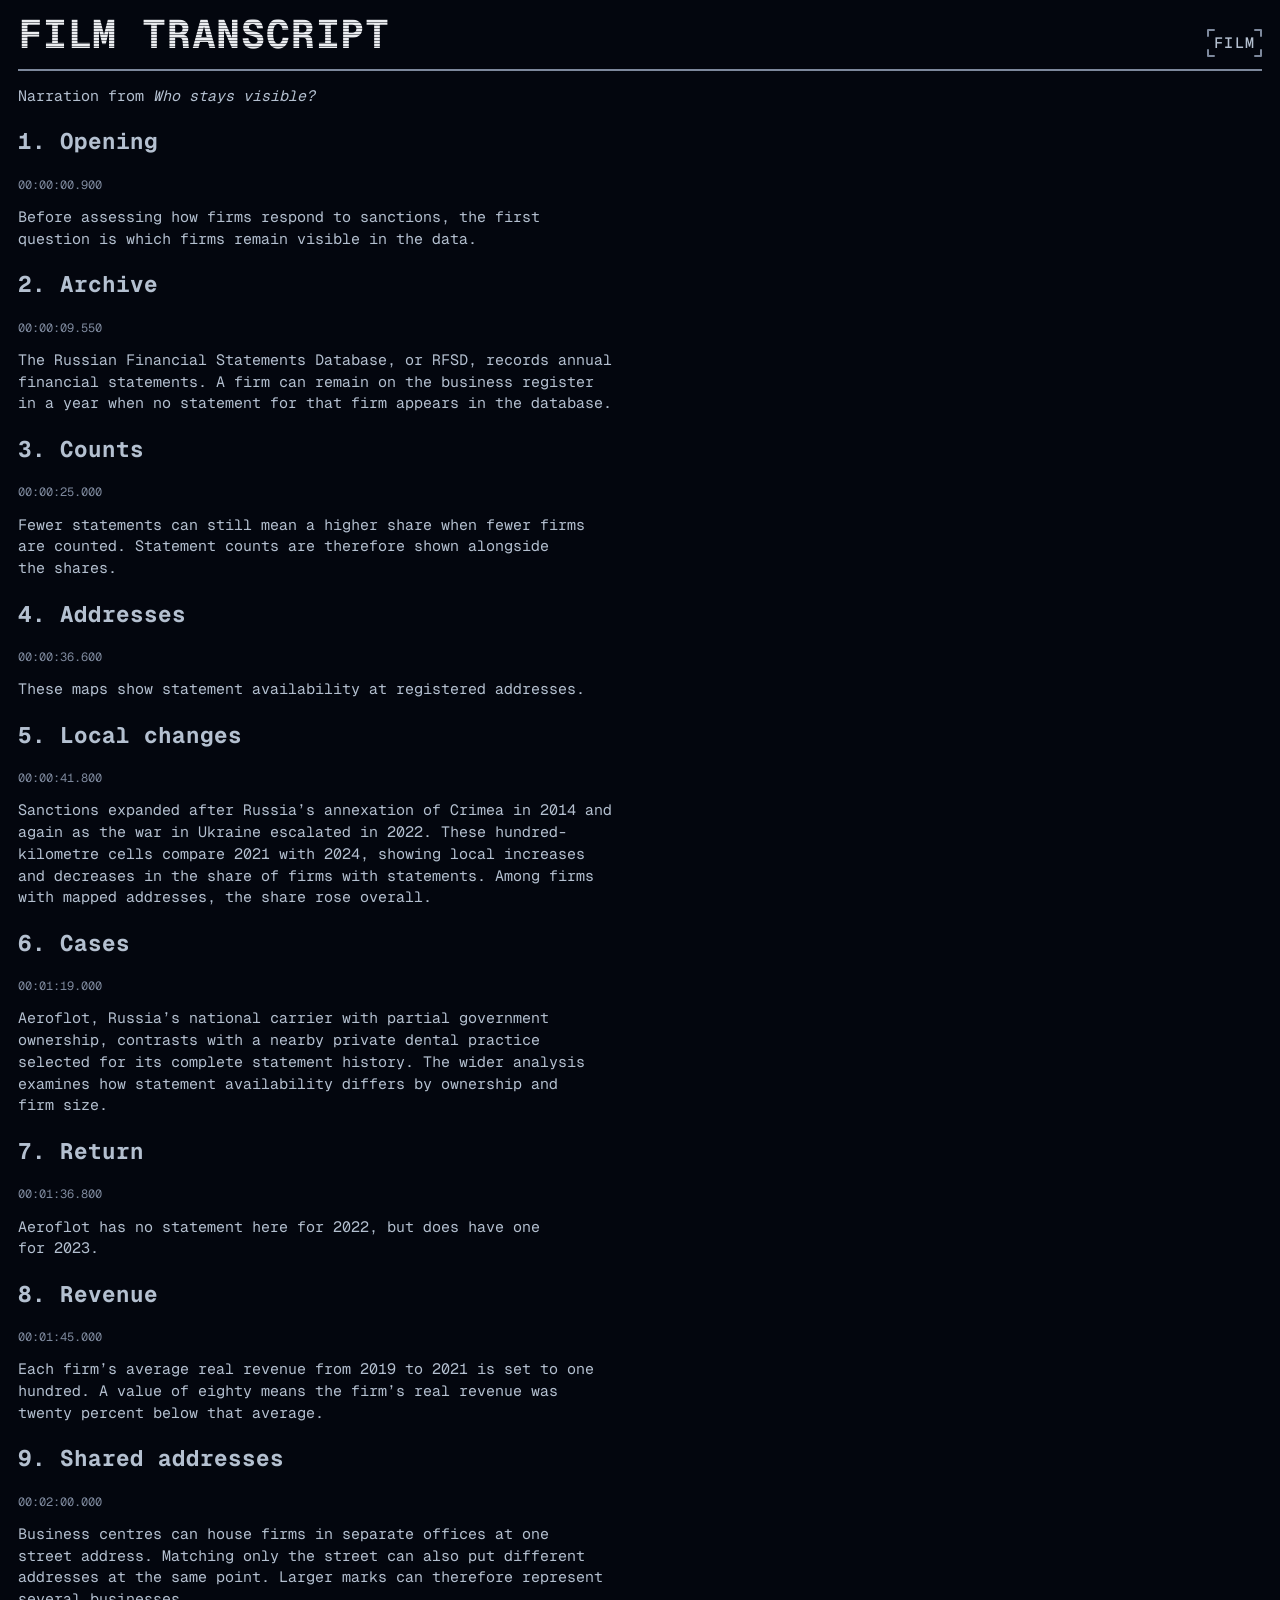
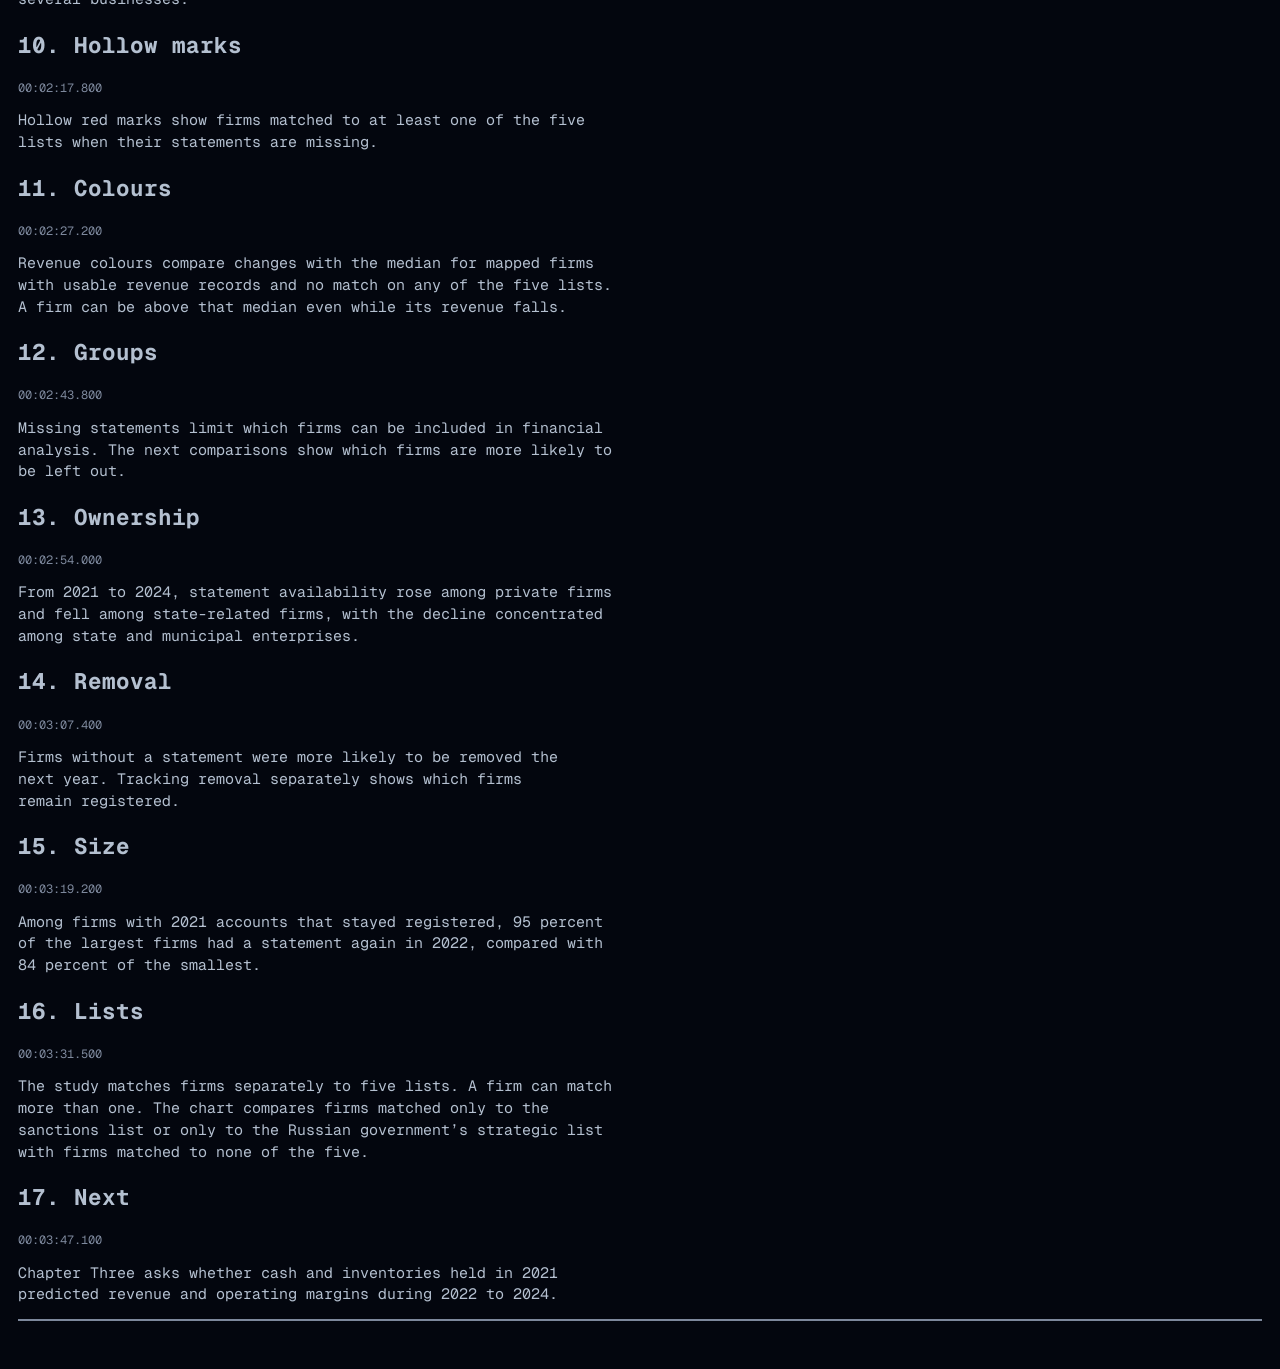
<file: film/transcript.html>
<!doctype html>
<html lang="en"><head><meta charset="utf-8">
<meta name="viewport" content="width=device-width, initial-scale=1">
<title>Who stays visible? — Transcript</title>
<link rel="icon" href="../favicon.svg" type="image/svg+xml">
<link rel="stylesheet" href="../css/site.css"></head><body>
<main class="page film"><header class="head">
<h1><span class="striped">Film transcript</span></h1>
<a class="cornered homelink" href="./">Film</a></header><hr>
<div class="body"><p>Narration from <em>Who stays visible?</em></p>
<section><h2>1. Opening</h2><p class="note">00:00:00.900</p><p>Before assessing how firms respond to sanctions, the first question is which firms remain visible in the data.</p></section>
<section><h2>2. Archive</h2><p class="note">00:00:09.550</p><p>The Russian Financial Statements Database, or RFSD, records annual financial statements. A firm can remain on the business register in a year when no statement for that firm appears in the database.</p></section>
<section><h2>3. Counts</h2><p class="note">00:00:25.000</p><p>Fewer statements can still mean a higher share when fewer firms are counted. Statement counts are therefore shown alongside the shares.</p></section>
<section><h2>4. Addresses</h2><p class="note">00:00:36.600</p><p>These maps show statement availability at registered addresses.</p></section>
<section><h2>5. Local changes</h2><p class="note">00:00:41.800</p><p>Sanctions expanded after Russia’s annexation of Crimea in 2014 and again as the war in Ukraine escalated in 2022. These hundred-kilometre cells compare 2021 with 2024, showing local increases and decreases in the share of firms with statements. Among firms with mapped addresses, the share rose overall.</p></section>
<section><h2>6. Cases</h2><p class="note">00:01:19.000</p><p>Aeroflot, Russia’s national carrier with partial government ownership, contrasts with a nearby private dental practice selected for its complete statement history. The wider analysis examines how statement availability differs by ownership and firm size.</p></section>
<section><h2>7. Return</h2><p class="note">00:01:36.800</p><p>Aeroflot has no statement here for 2022, but does have one for 2023.</p></section>
<section><h2>8. Revenue</h2><p class="note">00:01:45.000</p><p>Each firm’s average real revenue from 2019 to 2021 is set to one hundred. A value of eighty means the firm’s real revenue was twenty percent below that average.</p></section>
<section><h2>9. Shared addresses</h2><p class="note">00:02:00.000</p><p>Business centres can house firms in separate offices at one street address. Matching only the street can also put different addresses at the same point. Larger marks can therefore represent several businesses.</p></section>
<section><h2>10. Hollow marks</h2><p class="note">00:02:17.800</p><p>Hollow red marks show firms matched to at least one of the five lists when their statements are missing.</p></section>
<section><h2>11. Colours</h2><p class="note">00:02:27.200</p><p>Revenue colours compare changes with the median for mapped firms with usable revenue records and no match on any of the five lists. A firm can be above that median even while its revenue falls.</p></section>
<section><h2>12. Groups</h2><p class="note">00:02:43.800</p><p>Missing statements limit which firms can be included in financial analysis. The next comparisons show which firms are more likely to be left out.</p></section>
<section><h2>13. Ownership</h2><p class="note">00:02:54.000</p><p>From 2021 to 2024, statement availability rose among private firms and fell among state-related firms, with the decline concentrated among state and municipal enterprises.</p></section>
<section><h2>14. Removal</h2><p class="note">00:03:07.400</p><p>Firms without a statement were more likely to be removed the next year. Tracking removal separately shows which firms remain registered.</p></section>
<section><h2>15. Size</h2><p class="note">00:03:19.200</p><p>Among firms with 2021 accounts that stayed registered, 95 percent of the largest firms had a statement again in 2022, compared with 84 percent of the smallest.</p></section>
<section><h2>16. Lists</h2><p class="note">00:03:31.500</p><p>The study matches firms separately to five lists. A firm can match more than one. The chart compares firms matched only to the sanctions list or only to the Russian government’s strategic list with firms matched to none of the five.</p></section>
<section><h2>17. Next</h2><p class="note">00:03:47.100</p><p>Chapter Three asks whether cash and inventories held in 2021 predicted revenue and operating margins during 2022 to 2024.</p></section>
</div><hr></main><!-- Cloudflare Web Analytics --><script type='module' src='https://static.cloudflareinsights.com/beacon.min.js' data-cf-beacon='{"token": "78b9bd8de7fc4aeda663357ef41abbd4"}'></script><!-- End Cloudflare Web Analytics -->
</body></html>
</file>
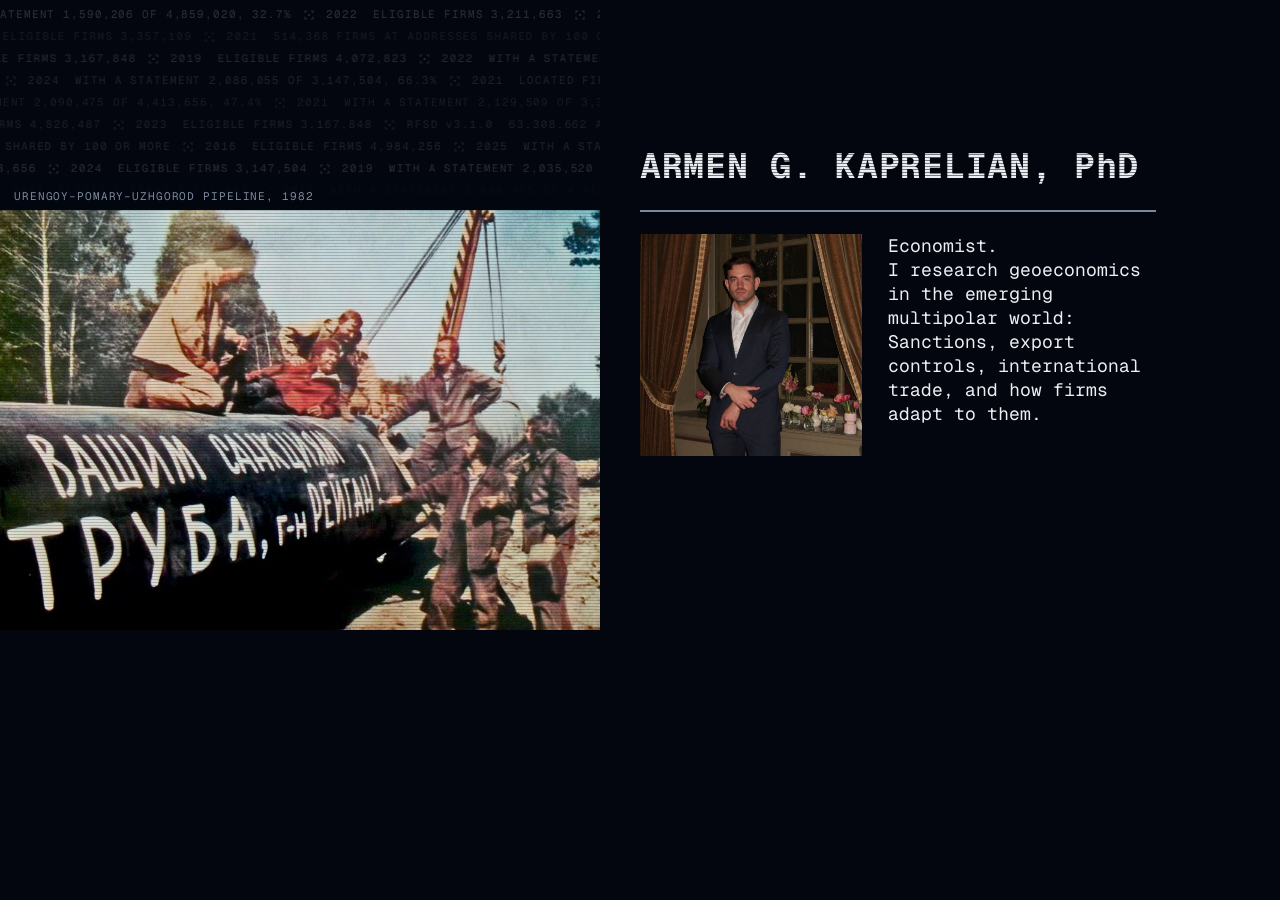
<file: tools/card.html>
<!doctype html>
<html lang="en">
<head>
<meta charset="utf-8">
<meta name="viewport" content="width=1200">
<meta name="robots" content="noindex">
<title>Link card</title>
<!-- The link card (img/card.jpg, 1200 by 630): what email, Slack, LinkedIn and X show when the site's address is pasted. The home
     page in small, from the site's own stylesheet and stream: the stream and the photo at the left, the photo's top edge as the rule
     under the name, the headshot and the bio below it (the author's pick of 29 October 2026). Remake it after the bio changes: a
     1200 by 630 screenshot of this page, saved as a JPEG (see the README). -->
<link rel="preload" href="../fonts/GeistMono-Variable.woff2" as="font" type="font/woff2" crossorigin>
<link rel="stylesheet" href="../css/site.css">
<style>
  html, body { width: 1200px; height: 630px; overflow: hidden; }
  .home { --band: 420px; min-height: 0; height: 630px; }
  .visual { height: 630px; }
  .content { min-height: 0; height: 630px; grid-template-rows: 210px 420px; }
  .content .top { display: flex; flex-direction: column; justify-content: flex-end; padding: 0 44px 0 40px; }
  .content h1 { margin: 0 0 22px; font-size: 35px; line-height: 44px; }
  .content h1 .credential { text-transform: none; }
  .band { padding: 0 44px 0 40px; }
  .band hr { margin: 0 0 22px; }
  .band .id { display: grid; grid-template-columns: 222px minmax(0, 1fr); column-gap: 26px; align-items: start; }
  .band .portrait { display: block; width: 222px; height: 222px; }
  .band .lead { margin: 0; font-size: 18px; line-height: 24px; color: var(--ink); }
</style>
</head>
<body>
<main class="home">
  <div class="visual">
    <canvas class="stream" aria-hidden="true"></canvas>
    <figure class="photo">
      <img src="../img/home-pipeline-1982.webp" width="1000" height="700" alt="">
      <div class="lines" aria-hidden="true"></div>
      <figcaption class="above"><div class="bar"><span class="cap">Urengoy–Pomary–Uzhgorod pipeline, 1982</span></div></figcaption>
    </figure>
  </div>
  <div class="content">
    <header class="top"><h1><span class="striped">Armen G. Kaprelian, <span class="credential">PhD</span></span></h1></header>
    <div class="band">
      <hr>
      <div class="id">
        <img class="portrait" src="../img/headshot.jpg" width="860" height="860" alt="">
        <div>
          <p class="lead">Economist.<br>I research geoeconomics in the emerging multipolar world:<br>Sanctions, export controls, international trade, and how firms adapt to them.</p>
        </div>
      </div>
    </div>
  </div>
</main>
<script src="../js/stream-data.js"></script>
<script src="../js/stream.js"></script>
</body>
</html>
</file>
<file: css/site.css>
/* The site's one stylesheet. Colours, type and the focus corners are the Visibility Atlas's own tokens
   (dataviz-lab/motion/css/theme.css and design/principles.md), so the site and the atlas read as one system.
   The atlas never loads this file: it keeps its own page, styles and scripts under /atlas/. */

/* Geist Mono from the site's own fonts/ folder (round 36, the author's decision of 2 November 2026, in place of IBM Plex Mono, which the
   site had served the same way since 29 October 2026): Vercel's variable file, one face for every weight the pages use (400, 500 and 700),
   from the geist npm package 1.9.0. SIL Open Font License 1.1 (fonts/GeistMono-OFL.txt). Every page preloads the one file. */
@font-face { font-family: 'Geist Mono'; font-style: normal; font-weight: 100 900; font-display: swap; src: url('../fonts/GeistMono-Variable.woff2') format('woff2'); }

:root {
  --stage: #03060E;          /* the atlas's near-black navy */
  --panel: #091023;
  --ink: #ECEEF1;            /* text */
  --muted: #B4C0D0;          /* the second voice */
  --dim: #7D889C;            /* rules, numbers, captions */
  --cursor: #DB78B1; --cursor-live: #EB9AC6;   /* fuchsia: what you act on (round 32 (1 November 2026, the author's instruction from a side chat's advice): warmer and a quarter less saturated than round 30's #EE69C0/#F49ED2 and #57CE70/#93E09E, OKLCH 0.70/0.14/346 and 0.77/0.13/128; measured: 6.6:1 and 9.5:1 as text on the panel, 7.1 and 10.1:1 for the stage on their fills, 27 normal, 22 protan and 14 deutan apart, 11.2 and 10.6 from the nearest data colour) */
  --context: #9CC466;        /* green: what you read */
  --font: "Geist Mono", "DejaVu Sans Mono", "Liberation Mono", Menlo, Consolas, monospace;
  --split: 50%;              /* the image panel's share of the width: half and half (layout C4, the author's pick of 28 October 2026) */
  --mk-tl-dim: url("data:image/svg+xml,%3Csvg xmlns='http://www.w3.org/2000/svg' viewBox='0 0 8 8'%3E%3Cpath d='M1 7V1h6' fill='none' stroke='%237D889C' stroke-width='2' stroke-linecap='round' stroke-linejoin='round'/%3E%3C/svg%3E");
  --mk-tr-dim: url("data:image/svg+xml,%3Csvg xmlns='http://www.w3.org/2000/svg' viewBox='0 0 8 8'%3E%3Cpath d='M1 1h6v6' fill='none' stroke='%237D889C' stroke-width='2' stroke-linecap='round' stroke-linejoin='round'/%3E%3C/svg%3E");
  --mk-br-dim: url("data:image/svg+xml,%3Csvg xmlns='http://www.w3.org/2000/svg' viewBox='0 0 8 8'%3E%3Cpath d='M7 1v6H1' fill='none' stroke='%237D889C' stroke-width='2' stroke-linecap='round' stroke-linejoin='round'/%3E%3C/svg%3E");
  --mk-bl-dim: url("data:image/svg+xml,%3Csvg xmlns='http://www.w3.org/2000/svg' viewBox='0 0 8 8'%3E%3Cpath d='M7 7H1V1' fill='none' stroke='%237D889C' stroke-width='2' stroke-linecap='round' stroke-linejoin='round'/%3E%3C/svg%3E");
  --mk-tl: url("data:image/svg+xml,%3Csvg xmlns='http://www.w3.org/2000/svg' viewBox='0 0 8 8'%3E%3Cpath d='M1 7V1h6' fill='none' stroke='%23EB9AC6' stroke-width='2' stroke-linecap='round' stroke-linejoin='round'/%3E%3C/svg%3E");
  --mk-tr: url("data:image/svg+xml,%3Csvg xmlns='http://www.w3.org/2000/svg' viewBox='0 0 8 8'%3E%3Cpath d='M1 1h6v6' fill='none' stroke='%23EB9AC6' stroke-width='2' stroke-linecap='round' stroke-linejoin='round'/%3E%3C/svg%3E");
  --mk-br: url("data:image/svg+xml,%3Csvg xmlns='http://www.w3.org/2000/svg' viewBox='0 0 8 8'%3E%3Cpath d='M7 1v6H1' fill='none' stroke='%23EB9AC6' stroke-width='2' stroke-linecap='round' stroke-linejoin='round'/%3E%3C/svg%3E");
  --mk-bl: url("data:image/svg+xml,%3Csvg xmlns='http://www.w3.org/2000/svg' viewBox='0 0 8 8'%3E%3Cpath d='M7 7H1V1' fill='none' stroke='%23EB9AC6' stroke-width='2' stroke-linecap='round' stroke-linejoin='round'/%3E%3C/svg%3E");
  --corners: var(--mk-tl) top left / 8px no-repeat, var(--mk-tr) top right / 8px no-repeat, var(--mk-br) bottom right / 8px no-repeat, var(--mk-bl) bottom left / 8px no-repeat;
  --corners-dim: var(--mk-tl-dim) top left / 8px no-repeat, var(--mk-tr-dim) top right / 8px no-repeat, var(--mk-br-dim) bottom right / 8px no-repeat, var(--mk-bl-dim) bottom left / 8px no-repeat;
  color-scheme: dark;
  --safe-l: env(safe-area-inset-left, 0px);    /* the notch and the home indicator, with viewport-fit=cover (zero elsewhere) */
  --safe-r: env(safe-area-inset-right, 0px);
  --safe-b: env(safe-area-inset-bottom, 0px);
}

* { box-sizing: border-box; }
html { -webkit-text-size-adjust: 100%; text-size-adjust: 100%; }   /* iOS enlarges text on rotation without it */
html, body { margin: 0; background: var(--stage); color: var(--ink); font-family: var(--font); }
body { font-size: 15px; line-height: 1.45; -webkit-font-smoothing: antialiased; }
a { color: inherit; }

/* The striped display style: large type with 50%-opacity 1 px gaps at a 3 px pitch, the atlas's title treatment. */
@supports (mask-image: linear-gradient(#000, #000)) or (-webkit-mask-image: linear-gradient(#000, #000)) {
  .striped { -webkit-mask-image: repeating-linear-gradient(to bottom, #000 0, #000 2px, rgba(0, 0, 0, .5) 2px, rgba(0, 0, 0, .5) 3px); mask-image: repeating-linear-gradient(to bottom, #000 0, #000 2px, rgba(0, 0, 0, .5) 2px, rgba(0, 0, 0, .5) 3px); }
}

/* The focus corners: the atlas mark's four brackets around a link under the pointer or the keyboard. Hover applies only where the
   device can hover, so a tap on a phone leaves no stuck state; a press shows the live colour for as long as the finger is down. The same
   corners mark the index's rows and the film's chapters. The ::before box exists only in those states, when it gets its content. */
.cornered { position: relative; text-decoration: none; }
.cornered::before, .index .label::before, .film .chapters button::before { position: absolute; inset: -3px -7px; pointer-events: none; }
.film .chapters button::before { inset: -1px -7px; }
.cornered:focus-visible, .cornered:active { color: var(--cursor-live); outline: none; }
.cornered:focus-visible::before, .index a:focus-visible .label::before, .film .chapters button:focus-visible::before { content: ""; background: var(--corners); }
@media (hover: hover) {
  .cornered:hover { color: var(--cursor-live); }
  .cornered:hover::before, .index a:hover .label::before, .film .chapters button:hover::before { content: ""; background: var(--corners); }
}

hr { border: 0; height: 2px; margin: 0; background: var(--dim); }

/* Home, layout A "Index" (the author's pick of 29 October 2026). The image panel at the left, the content at the right, and one
   line across the page: the photo's top edge is the index's top rule, and the photo's height (--band, 0.7 of the panel's width,
   capped so the top block keeps its rows) is the index's height. The name, the headshot and the bio sit on the stream's 22 px rows,
   which start 4 px from the top. Widths come from the page (cqw), so a scroll bar never makes the photo wider than its panel. */
.home { --photo: 35vw; --band: var(--photo); container-type: inline-size; display: grid; grid-template-columns: var(--split) 1fr; min-height: 100vh; min-height: 100dvh; }   /* dvh where the browser has it, so Safari's toolbars never cover the panel */
@supports (width: 1cqw) { .home { --photo: 35cqw; } }   /* the photo's height at the column's full width; the index's band is the same height where the top block leaves it the room (round 33, 2 November 2026: the band no longer reserves a fixed 330 px for the top block; the index's row yields instead) */
.visual { position: sticky; top: 0; height: 100vh; height: 100dvh; overflow: hidden; background: var(--stage); }
.visual canvas { position: absolute; inset: 0; z-index: 1; width: 100%; height: 100%; }
/* The photo's scan lines over the stream too (the author's request of 29 October 2026), so the panel reads as one surface: the same
   1 px line of rgba(3, 6, 14, .19) every 3 px, above the stream's canvas (painted after it at the same level) and below the photo, its
   caption bar and the slogan card, taking no pointer events. The 3 px tiles are placed from the photo's top edge (the band line, which
   need not be a multiple of 3 px from the panel's top), so the pitch runs on through the photo with no seam. A deliberate exception to
   the rule that stripes belong to large type only: this is the photo's overlay extended over the panel, not stripes on the 11 px text. */
.visual::after { content: ""; position: absolute; inset: 0; z-index: 1; pointer-events: none; background: linear-gradient(to bottom, rgba(3, 6, 14, .19) 0 1px, transparent 1px) 0 calc(100% - var(--photo)) / 100% 3px repeat-y; }

/* The photo on the floor at the centre line, its caption bar above it. Inside its frame, bottom to top: the photo, the previews of
   the index's pages, and the scan lines. */
.photo { position: absolute; left: 0; right: 0; bottom: 0; z-index: 2; margin: 0; height: var(--photo); aspect-ratio: 10 / 7; }   /* the column's width; where the window is short the photo's top sits above the index's rule (round 32) */
.home picture { display: contents; }
.home picture > source { display: none; }
.photo > img, .photo > picture > img, .photo .pv { position: absolute; inset: 0; display: block; width: 100%; height: 100%; }
.photo .pv { opacity: 0; transition: opacity .15s linear; }
.photo .lines { position: absolute; inset: 0; pointer-events: none; background: repeating-linear-gradient(to bottom, rgba(3, 6, 14, .19) 0 1px, transparent 1px 3px); }
.photo .pv.live { opacity: 1; }   /* js/home.js marks the preview of the row under the pointer or the keyboard */
.photo .card { display: flex; flex-direction: column; justify-content: center; gap: calc(var(--photo) * .03); padding: 0 40px; background: var(--panel); }   /* the pages without a picture, set like the film's title cards */
.photo .card .k { font-size: 12px; font-weight: 500; letter-spacing: .08em; color: var(--dim); }
.photo .card .big { font-size: calc(var(--photo) * .072); line-height: 1.12; font-weight: 700; letter-spacing: .02em; color: var(--ink); overflow-wrap: anywhere; }
.photo .card .sub { max-width: 52ch; font-size: 14px; color: var(--muted); }
.photo .above { position: absolute; left: 0; right: 0; bottom: 100%; display: flex; flex-direction: column; align-items: flex-start; }
/* The slogan, its translation and the pun, while a mouse or a pen is over the photo (or after a tap on a phone): the slogan as the
   card's title in the reading green, as on the atlas's cards (the author's pick of 29 October 2026). */
.photo .gloss { display: none; margin: 0 0 10px max(14px, var(--safe-l)); padding: 8px 12px 9px; max-width: calc(100% - 28px); background: rgba(9, 16, 35, .92); border: 2px solid var(--context); }
.photo .gloss .t { font-size: 11px; font-weight: 500; letter-spacing: .08em; text-transform: uppercase; color: var(--context); }
.photo .gloss .q { margin-top: 3px; font-size: 14px; color: var(--ink); }
.photo .gloss .w { font-size: 12px; color: var(--muted); }
.photo.on:not([data-show]) .gloss, .photo.tapped .gloss { display: block; }
.photo .bar { align-self: stretch; display: flex; flex-wrap: wrap; column-gap: 3em; padding: 6px 14px 6px max(14px, var(--safe-l)); font-size: 11px; line-height: 1.5; letter-spacing: .08em; text-transform: uppercase; color: var(--dim); background: rgba(3, 6, 14, .88); }
.photo .bar [data-k] { display: none; color: var(--cursor-live); }   /* while a preview shows, the caption names its page */
.photo[data-show] .bar .cap { display: none; }
.photo .bar [data-k].live { display: inline; }

/* The content: the top block, then the index in the photo's band. The band is the row's ceiling, not its size: where the top block needs
   more than the window leaves above the band, the index's row gives it up and its rows compress, so no window overflows and no rule
   reserves a height for a wording (round 33, 2 November 2026; the 330 and 352 px reservations and the small-laptop rule went with it). */
.content { display: grid; grid-template-rows: 1fr minmax(0, var(--band)); height: 100vh; height: 100dvh; }   /* a definite height, so the band's row can give room to the top block */
/* The headshot uses its native square frame at every width. Above the split-screen
   navigation it grows into the available height, leaving room for the title and rules. */
.content .top {
  --shot: 198px;
  --portrait-gap: 20px;
  padding: 26px max(44px, var(--safe-r)) 16px 40px;
}
@supports (height: 100dvh) and (width: 1cqw) {
  .content .top { --shot: max(132px, min(100dvh - var(--band) - 134px, (50cqw - 84px) * .42)); }
}
.content h1 {
  margin: 0 0 22px;
  font-size: clamp(30px, 3.5vw - 6px, 46px);
  line-height: 1;
  font-weight: 700;
  letter-spacing: .02em;
  text-transform: uppercase;
}
.content .degree { text-transform: none; }
.content .top hr { margin: 0 0 var(--portrait-gap); }
.content .id { display: grid; grid-template-columns: var(--shot) minmax(0, 1fr); gap: 26px; align-items: start; }
.content .portrait { display: block; width: 100%; height: auto; aspect-ratio: 1; }
.content .lede {
  font-size: clamp(1rem, 0.853vw + var(--shot) * .0246, 2.15rem);
  line-height: 1.27;
  margin-top: -.23em;
}
.content .lede p { margin: 0; text-wrap: pretty; }
.content .lede .role { display: block; margin-bottom: .42em; }
.nb { white-space: nowrap; }

/* Split layout: the square uses the height between the two rules after the equal
   gaps are reserved. Leave room for the bio beside it on tall, narrow windows. */
@media (width > 1199px) and (height > 599px) {
  .content .top { display: flex; flex-direction: column; padding-bottom: var(--portrait-gap); }
  .content .top h1 { flex: none; margin-top: auto; }
  .content .top hr { flex: none; }
  .content .id {
    display: flex;
    flex: 1 1 0;
    min-height: min-content;
    max-height: calc((50cqw - 84px) * .6);
  }
  .content .portrait { contain: size; flex: none; width: auto; height: 100%; min-height: 132px; }
  .content .lede { flex: 1; min-width: 0; }
}

/* The index: seven rows, each a number, the page and a dim note of what it opens; the whole row is the link. */
.index { display: grid; grid-auto-rows: minmax(0, 80px); padding: 0 max(44px, var(--safe-r)) 0 40px; }
.index a { display: grid; grid-template-columns: auto minmax(0, 1fr) auto; align-items: center; border-top: 1px solid rgba(125, 136, 156, .38); color: var(--ink); text-decoration: none; outline: none; -webkit-tap-highlight-color: transparent; }
.index a:first-child { border-top: 2px solid var(--dim); }
.index a:last-child { border-bottom: 2px solid var(--dim); }   /* a rule under CONTACT as over RÉSUMÉ (the author's request of 29 October 2026) */
.index .n { padding-right: 1ch; font-size: clamp(20px, 1.65vw, 28px); font-weight: 500; line-height: 1; letter-spacing: .08em; color: var(--dim); }   /* "1." at the page names' size, as on benschulman.com (the author's pick of 29 October 2026; "01" at 13 px before) */
.index .label { position: relative; justify-self: start; font-size: clamp(20px, 1.65vw, 28px); font-weight: 500; letter-spacing: .08em; text-transform: uppercase; }
.index .tag { padding-left: 16px; font-size: 11px; letter-spacing: .08em; color: var(--dim); white-space: nowrap; }
.index a:focus-visible .label, .index a:active .label { color: var(--cursor-live); }
.index a:focus-visible .tag { color: var(--muted); }
@media (hover: hover) {
  .index a:hover .label { color: var(--cursor-live); }
  .index a:hover .tag { color: var(--muted); }
}

/* Subpages: one reading column, no image panel and no stream. */
.page { max-width: 820px; padding: 13px max(18px, var(--safe-r)) max(48px, calc(var(--safe-b) + 24px)) max(18px, var(--safe-l)); }
.page h1 { margin: 0 0 14px; font-size: 40px; line-height: 1.05; font-weight: 700; letter-spacing: .02em; text-transform: uppercase; }
.page .body { margin: 14px 0; color: var(--muted); }
.page .body p { margin: 0 0 12px; max-width: 66ch; text-wrap: pretty; }
.page .label { font-size: 13px; font-weight: 500; letter-spacing: .08em; text-transform: uppercase; color: var(--dim); }
.page .links { list-style: none; margin: 0; padding: 0; }
.page .links li { display: flex; flex-wrap: wrap; align-items: baseline; column-gap: 14px; line-height: 1.9; }   /* the label on the link's baseline */
.page .links .label { min-width: 9ch; line-height: inherit; }
.page .links a { overflow-wrap: anywhere; }   /* a long address wraps rather than widening a phone's page */
.page .note { font-size: 12px; color: var(--dim); }
/* The film page: the player as large as leaves the title above it and the chapter list below it in one screen (the author's request
   of 29 October 2026), never narrower than 520 px unless the page is; the chapter list in four columns across the page. */
.page.film { max-width: none; }
.film video { display: block; width: min(100%, max(520px, calc((100vh - 310px) * 16 / 9))); width: min(100%, max(520px, calc((100dvh - 310px) * 16 / 9))); height: auto; aspect-ratio: 16 / 9; background: var(--panel); margin: 14px 0 8px; }
.film .chapters { list-style: none; margin: 14px 0; padding: 0; columns: 4 17rem; column-gap: 28px; font-size: 13px; }
.film .chapters li { break-inside: avoid; }
.film .chapters button { font: inherit; color: var(--muted); background: none; border: 0; padding: 2px 0; margin: 0; text-align: left; cursor: pointer; position: relative; -webkit-tap-highlight-color: transparent; }
.film .chapters .t { display: inline-block; min-width: 6ch; color: var(--dim); }
.film .chapters button[aria-current="true"], .film .chapters button[aria-current="true"] .t { color: var(--context); }   /* the chapter playing, in the reading green */
.film .chapters button:focus-visible, .film .chapters button:active { color: var(--cursor-live); outline: none; }
@media (hover: hover) { .film .chapters button:hover { color: var(--cursor-live); } }

/* The way home: HOME inside the mark's corners, dim at rest and fuchsia under the pointer or the keyboard. It closes the title's line
   at the right, on the title's baseline, its right corner on the end of the rule under the title (the author's pick A of 29 October
   2026, the standard for every subpage). The bottom margin, larger than HOME's descent, leaves the header's depth to the title alone,
   so the rule under it stays where it was at every size and pixel density. */
.page .head { display: flex; align-items: baseline; justify-content: space-between; column-gap: 24px; margin: 0 0 14px; }
.page .head h1 { margin: 0; }
.homelink { display: inline-block; flex: none; margin: 0 7px -6px; font-size: 15px; font-weight: 500; letter-spacing: .08em; text-transform: uppercase; color: var(--muted); }
.homelink::before { content: ""; background: var(--corners-dim); }

/* The home page stacked, on phones (the author's rule of 29 October 2026) and wherever the split has too little room: tablets in
   portrait and landscape, phones in landscape, windows narrower than 1200 px or lower than 600 px. The name, the headshot, the bio
   and the index first, in the subpages' 820 px column; the stream and the photo below them, the photo whole at the screen's width
   on the page's floor. Each note sits under its page in the index. js/home.js uses the same limits. */
@media (max-width: 1199px), (max-height: 599px) {
  .home { display: flex; flex-direction: column; }
  .content { order: -1; display: block; height: auto; max-width: 820px; }
  .content .top {
    --shot: clamp(106px, 43vw - 2px, 260px);
    padding: 14px max(16px, var(--safe-r)) 0 max(16px, var(--safe-l));
  }
  .content h1 { margin-bottom: 14px; font-size: clamp(20px, 6.85vw - 2px, 30px); line-height: 1.15; }
  .content .id { gap: clamp(12px, 3.3vw, 26px); }
  .content .lede { font-size: clamp(.85rem, 3.65vw, 1.55rem); line-height: 1.25; }
  .index { grid-auto-rows: 60px; padding: 22px max(16px, var(--safe-r)) 30px max(16px, var(--safe-l)); }
  .index a { grid-template-columns: auto minmax(0, 1fr); align-content: center; }
  .index .n { grid-row: 1; font-size: 18px; }   /* on the page name's line, at its size */
  .index .label { font-size: 18px; }
  .index .tag { grid-column: 2; padding: 3px 0 0; font-size: 10px; }
  .visual { --above: 154px; position: relative; height: auto; padding-top: var(--above); }   /* a band of the stream above the caption and the photo, tall enough for the slogan's card */
  .visual::after { background-position: 0 var(--above); }   /* the scan lines placed from the photo's top, below that band (one value for both, so they cannot part) */
  .photo { position: relative; right: auto; bottom: auto; width: 100%; height: auto; }
  .photo .bar { padding: 8px max(16px, var(--safe-r)) 8px max(16px, var(--safe-l)); }
  .photo .gloss { margin-left: max(16px, var(--safe-l)); }
}

/* Phones: the subpages' column to the screen's edges. */
@media (max-width: 760px) {
  .page { padding: 14px max(16px, var(--safe-r)) max(40px, calc(var(--safe-b) + 24px)) max(16px, var(--safe-l)); }
  .page h1 { font-size: 30px; }
  .film .chapters button { padding: 5px 0; }   /* taller rows for a finger */
}

@media (prefers-reduced-motion: reduce) { * { transition: none !important; animation: none !important; } }
</file>
<file: research/edition/edition.css>
/* The web edition of the dissertation: the styles of the research pages' figures. Loaded after the site's own
   css/site.css, whose tokens, type and focus corners it uses. The data colours are the Visibility Atlas's
   (the cyan ramp's steps, the slate, the graticule line). Flat colour only: no shadow, gradient or blur. */

:root {
  --accent: #79CDBF;         /* the cyan ramp's step 4: data, a statement available */
  --accent-strong: #C7F8E7;  /* step 6 */
  --accent-deep: #1C8383;    /* step 1: a second series of the same quantity */
  --slate: #6B7482;          /* firms removed from the register */
  --below: #3C4852;
  --line: #2E333D;           /* grid lines */
}

/* The outer gutter belongs to the whole spread. The reading measure and chart width are independent. */
.shell {
  --gutter: clamp(1rem, 2.4vw, 3rem);
  max-width: 112rem;
  margin-inline: auto;
  padding-inline: max(var(--gutter), var(--safe-l)) max(var(--gutter), var(--safe-r));
}
.page.ed {
  container: edition / inline-size;
  min-width: 0;
  max-width: none;
  padding: clamp(1rem, 2vw, 2rem) 0 max(5rem, calc(var(--safe-b) + 4rem));
}
.ed .head h1 { min-width: 0; font-size: clamp(1.75rem, 3.2vw, 3.25rem); }
.rail a { display: block; padding: 3px 0; font-size: 13px; line-height: 1.35; text-decoration: none; color: var(--muted); }
.rail a.pg { margin-top: 12px; font-weight: 500; letter-spacing: .08em; text-transform: uppercase; color: var(--cursor); }
.rail a.pg:first-child { margin-top: 0; }
.rail a.pg[aria-current="page"] { color: var(--ink); }
.rail ol { list-style: none; margin: 4px 0 8px; padding: 0 0 0 11px; border-left: 1px solid var(--line); }
.rail ol a[aria-current="true"] { color: var(--context); }
.rail a:focus-visible { outline: 2px solid var(--cursor-live); outline-offset: 2px; }
@media (hover: hover) { .rail a:hover { color: var(--cursor-live); } }
.readerbar { position: sticky; top: 0; z-index: 31; display: flex; align-items: center; justify-content: space-between; gap: 1rem; min-width: 0; padding: 6px 0; background: var(--stage); border-bottom: 1px solid var(--line); }
.reading-section { min-width: 0; font-size: 12px; line-height: 1.35; color: var(--muted); }
.railbtn { flex: none; min-height: 44px; font: inherit; font-size: 12px; font-weight: 500; letter-spacing: .08em; text-transform: uppercase; color: var(--cursor); background: var(--stage); border: 2px solid var(--cursor); border-radius: 0; padding: 7px 10px; margin: 0; cursor: pointer; -webkit-tap-highlight-color: transparent; }
.railbtn[aria-expanded="true"] { color: var(--stage); background: var(--cursor); }
.railbtn:focus-visible { outline: 2px solid var(--cursor-live); outline-offset: 3px; }
.rail { display: none; position: fixed; right: max(var(--gutter), var(--safe-r)); top: var(--reader-height, 57px); z-index: 30; width: min(360px, calc(100vw - 2 * var(--gutter))); max-height: calc(100dvh - var(--reader-height, 57px) - 1rem); overflow-y: auto; overscroll-behavior: contain; padding: 10px 16px; background: var(--panel); border: 2px solid var(--cursor); }
.rail.open { display: block; }
.rail.open a { display: flex; align-items: center; min-height: 44px; }
.rail.open a.pg { margin-top: 0; }
.motion-choice { display: flex; align-items: center; gap: 9px; min-height: 44px; margin-top: 14px; border-top: 1px solid var(--line); padding-top: 8px; font-size: 12px; color: var(--muted); cursor: pointer; }
.motion-choice[hidden] { display: none; }
.motion-choice input { width: 18px; height: 18px; margin: 0; accent-color: var(--context); }
.motion-choice input:focus-visible { outline: 2px solid var(--cursor-live); outline-offset: 3px; }
/* Reserve enough space for the rail and the wide chapter layout together. */
@media (min-width: 78rem) {
  .shell { display: grid; grid-template-columns: clamp(9rem, 12vw, 12.5rem) minmax(0, 1fr); gap: clamp(1.5rem, 2.4vw, 3rem); align-items: start; }
  .rail, .rail.open { display: block; position: sticky; top: 0; right: auto; bottom: auto; z-index: auto; width: auto; max-height: 100vh; padding: clamp(1rem, 2vw, 2rem) 0; background: none; border: 0; }
  .rail.open a { display: block; min-height: 0; }
  .rail.open a.pg:not(:first-child) { margin-top: 12px; }
  .railbtn { display: none; }
  .readerbar { display: none; }
  .shell .ed .toc { display: none; }          /* the column carries the contents */
  .page.ed { padding-bottom: max(48px, calc(var(--safe-b) + 24px)); }
}

/* The edition keeps this status in both preview and publication builds. */
.preview-banner { display: flex; flex-wrap: wrap; align-items: center; gap: .5rem 1rem; margin: 1.15rem 0 0; font-size: 12px; color: var(--muted); }
.preview-banner strong { padding: .35rem .65rem; border: 2px solid var(--context); color: var(--context); font-size: 13px; letter-spacing: .14em; }
.ed .chapter-start { display: flex; flex-wrap: wrap; gap: .25rem 1.75rem; margin: 1.25rem 0 0; font-size: 13px; }
.ed .chapter-start a { display: inline-flex; align-items: center; min-height: 44px; color: var(--cursor); }
.ed h2 .section-link { display: inline-block; margin-inline-start: .5em; font-size: .65em; font-weight: 400; vertical-align: .1em; text-decoration: none; color: var(--dim); }
.ed h2 .section-link:hover, .ed h2 .section-link:focus-visible { color: var(--cursor-live); }
.ed h2 .section-link:focus-visible { outline: 2px solid var(--cursor-live); outline-offset: 3px; }

/* The button at the foot of a page that leads to the next one. */
.ed .next { margin: 40px 0 8px; }
.ed a.btn.big { display: inline-block; padding: 12px 18px 13px; font-size: 15px; text-decoration: none; }
.ed a.btn.big::after { content: " \2192"; }
.ed a.btn.big:focus-visible { outline: none; border-color: var(--cursor-live); color: var(--cursor-live); }
.ed .lead { color: var(--ink); max-width: 66ch; }
.ed .body, .ed .interpretation, .ed.methods .finding { line-height: 1.55; }
.ed section.finding { margin: clamp(2.25rem, 4vw, 4rem) 0 0; }
.ed section.finding + section.finding { padding-top: clamp(1.6rem, 2.4vw, 2.5rem); border-top: 1px solid var(--line); }
.ed h2 { margin: 0 0 .7em; max-width: 44ch; font-size: clamp(1.25rem, 1rem + .9vw, 1.9rem); line-height: 1.2; font-weight: 700; letter-spacing: 0; color: var(--ink); text-wrap: balance; }
.ed h3.found { margin: 18px 0 8px; max-width: 40ch; font-size: 20px; line-height: 1.25; font-weight: 700; color: var(--ink); text-wrap: balance; }
.ed section.finding p { margin: 0 0 10px; max-width: 66ch; color: var(--muted); text-wrap: pretty; }
.ed section.finding p.ref, .ed p.ref { margin-top: 14px; font-size: 12px; color: var(--dim); }
.ed [hidden] { display: none !important; }
.ed section.finding p a.cornered, .ed .note a.cornered { color: var(--cursor); }      /* a link inside a finding's text is something to act on */
.ed section.finding p.star { margin-top: 4px; }
.ed .key { display: flex; flex-wrap: wrap; gap: 2px 20px; margin: 0 0 4px; font-size: 12px; color: var(--muted); }
.ed .key i { display: inline-block; width: 18px; height: 3px; margin-right: 7px; vertical-align: 3px; }

/* Numbers that name their source. The note is one shared element placed by edition/js/core.js. */
.ed data.num { color: var(--ink); font-variant-numeric: tabular-nums; }
.ed data.num[data-src] { border-bottom: 1px dotted var(--dim); cursor: help; }
.ed data.num:focus-visible { outline: 2px solid var(--cursor); outline-offset: 2px; }
.ed-note { position: absolute; z-index: 32; max-width: min(330px, calc(100vw - 24px)); padding: 8px 11px; font-size: 12px; line-height: 1.5; color: var(--muted); background: var(--panel); border: 2px solid var(--context); }

/* Figures. A figure has no frame of its own: the marks are the figure. */
.ed figure.fig { container: figure / inline-size; min-width: 0; margin: 18px 0 14px; }
.ed .figure-layout + .figure-layout { margin-top: 1.75rem; }
.ed .interpretation { min-width: 0; }
/* The default reading order is heading, chart, explanation. On wider pages each explanation sits
   alongside the chart it interprets. Dense paired charts stack only when their own panel needs it. */
@container edition (min-width: 62rem) {
  .figure-layout, .exercise {
    display: grid;
    gap: clamp(1.5rem, 3cqi, 3rem);
    align-items: start;
  }
  .figure-layout { grid-template-columns: minmax(0, 1fr) clamp(20rem, 30%, 30rem); }
  .ed .figure-layout > figure.fig, .ed .figure-layout > figure.still, .ed .exercise > figure { margin-block: 0; }
  .figure-layout > .interpretation { border-inline-start: 1px solid var(--line); padding-inline-start: clamp(1rem, 1.6cqi, 1.75rem); }
  .exercise { grid-template-columns: minmax(18rem, .85fr) minmax(0, 1.85fr); }
  .exercise-intro h2 { margin-bottom: .65em; }
  .ed .body:has(> p + p.lead) {
    display: grid;
    grid-template-columns: minmax(0, .85fr) minmax(0, 1.85fr);
    gap: clamp(1.5rem, 3cqi, 3rem);
    padding-block: .5rem;
  }
}
.ed .plot { position: relative; }
.ed .plot svg { display: block; width: 100%; height: auto; overflow: visible; font-family: var(--font); }
.ed svg text { font-size: 12px; fill: var(--dim); font-variant-numeric: tabular-nums; }
.ed svg text.v { fill: var(--ink); font-weight: 500; font-size: 13px; }
.ed svg text.s { fill: var(--muted); }
.ed svg text.you { fill: var(--cursor); }
.ed svg text.hint { fill: var(--cursor); font-weight: 500; letter-spacing: .08em; }
.ed svg text.era { font-size: 10px; letter-spacing: .08em; }
.ed svg .zone { cursor: crosshair; touch-action: none; }
.ed svg .handle { cursor: grab; touch-action: none; }
.ed svg .handle:active { cursor: grabbing; }
.ed svg .handle:focus-visible { outline: 2px solid var(--cursor-live); outline-offset: 3px; }

/* The cue that a figure is an exercise: a filled tag in the colour of what the reader acts on, then one line
   that says what to do. */
.ed figure.fig p.tryit, .ed section.finding p.tryit { margin: 0 0 10px; max-width: 70ch; color: var(--ink); }
.ed .tryit .kick { display: inline-block; margin-right: 10px; padding: 2px 9px 3px; font-size: 12px; font-weight: 700; letter-spacing: .1em; text-transform: uppercase; color: var(--stage); background: var(--cursor); }

/* Controls. Fuchsia is what you act on: a 3 px border at rest, the solid fill when pressed (the Atlas's rule). */
.ed .acts, .ed .ctl { display: flex; flex-wrap: wrap; align-items: center; gap: 8px 10px; margin: 12px 0 0; }
.ed .ctl .label { min-width: 13ch; }
.ed .after { margin-bottom: 18px; }
.ed .acts.first { margin: 12px 0; }
.ed .btn { position: relative; min-height: 44px; font: inherit; font-size: 13px; font-weight: 500; letter-spacing: .08em; text-transform: uppercase; color: var(--cursor); background: transparent; border: 3px solid var(--cursor); border-radius: 0; padding: 6px 11px; margin: 0; cursor: pointer; -webkit-tap-highlight-color: transparent; }
.ed .chart-error { display: flex; flex-wrap: wrap; align-items: center; gap: 12px; padding-block: 1rem; color: var(--ink); }
.ed .btn[aria-checked="true"], .ed .btn[aria-pressed="true"] { color: var(--stage); background: var(--cursor); }
.ed .btn:disabled { opacity: .4; cursor: default; }
.ed .btn:focus-visible { outline: none; }
.ed .btn:focus-visible::before { content: ""; position: absolute; inset: -9px; background: var(--corners); pointer-events: none; }
@media (hover: hover) { .ed .btn:not(:disabled):hover { border-color: var(--cursor-live); } .ed .btn:not(:disabled):not([aria-checked="true"]):not([aria-pressed="true"]):hover { color: var(--cursor-live); } }

/* The year slider: a fuchsia track, the site's mark as its thumb in the reading green. */
.ed input[type=range] { -webkit-appearance: none; appearance: none; flex: 1 1 220px; min-width: 0; height: 44px; margin: 0; background: transparent; cursor: pointer; }
.ed input[type=range]::-webkit-slider-runnable-track { height: 3px; background: var(--cursor); }
.ed input[type=range]::-moz-range-track { height: 3px; background: var(--cursor); }
.ed input[type=range]::-webkit-slider-thumb { -webkit-appearance: none; width: 22px; height: 22px; margin-top: -10px; border: 0; border-radius: 0; background: var(--stage) url("data:image/svg+xml,%3Csvg xmlns='http://www.w3.org/2000/svg' viewBox='0 0 22 22'%3E%3Cpath d='M2 7V2h5M15 2h5v5M20 15v5h-5M7 20H2v-5' fill='none' stroke='%239CC466' stroke-width='2.5'/%3E%3Crect x='9' y='9' width='4' height='4' fill='%239CC466'/%3E%3C/svg%3E") center / 22px no-repeat; }
.ed input[type=range]::-moz-range-thumb { width: 22px; height: 22px; border: 0; border-radius: 0; background: var(--stage) url("data:image/svg+xml,%3Csvg xmlns='http://www.w3.org/2000/svg' viewBox='0 0 22 22'%3E%3Cpath d='M2 7V2h5M15 2h5v5M20 15v5h-5M7 20H2v-5' fill='none' stroke='%239CC466' stroke-width='2.5'/%3E%3Crect x='9' y='9' width='4' height='4' fill='%239CC466'/%3E%3C/svg%3E") center / 22px no-repeat; }
.ed input[type=range]:focus-visible { outline: 2px solid var(--cursor-live); outline-offset: 2px; }
.ed .scrub { flex: 1 1 260px; min-width: 0; max-width: 620px; }
.ed .scrub input[type=range] { display: block; width: 100%; }
.ed .scrub .ticks { display: flex; justify-content: space-between; padding: 0 3px; font-size: 12px; color: var(--dim); font-variant-numeric: tabular-nums; }

/* Values that only read are green. */
.ed output, .ed .reads-v { color: var(--context); font-weight: 700; font-variant-numeric: tabular-nums; }
.ed .you { color: var(--ink) !important; }
.ed .you [data-you] { color: var(--cursor); font-weight: 700; }

/* The dot flow. The canvas holds the dots only: every word and number is a page element laid over it. */
.ed .flowhead { display: flex; flex-wrap: wrap; align-items: baseline; gap: 6px 36px; margin: 0 0 6px; }
.ed .flowhead .yr { font-size: 34px; line-height: 1; letter-spacing: .02em; }
.ed .flowhead .sh { font-size: 34px; line-height: 1; }
.ed .flowhead .label { display: block; margin-bottom: 4px; }
.ed .stage { position: relative; }
.ed .stage canvas { display: block; width: 100%; }
.ed .stage .pile, .ed .stage .enter { position: absolute; font-size: 12px; line-height: 1.35; }
.ed .stage .pile .label, .ed .stage .enter .label { display: block; font-size: 11px; }
.ed .stage output { font-size: 14px; }
.ed .trace { display: flex; flex-wrap: wrap; align-items: center; gap: 4px 12px; min-height: 22px; margin: 6px 0 0; font-size: 12px; color: var(--dim); }
.ed .trace .cells { display: inline-flex; gap: 3px; }
.ed .trace .cells i { display: inline-block; width: 12px; height: 12px; box-sizing: border-box; }
.ed .trace .cells i.A { background: var(--accent); }
.ed .trace .cells i.N { border: 2px solid var(--accent); }
.ed .trace .cells i.X { width: 8px; height: 8px; margin: 2px; background: var(--slate); }
.ed .trace .cells i.O { width: 8px; height: 2px; margin: 5px 2px; background: var(--below); }
.ed .legend { display: flex; flex-wrap: wrap; gap: 4px 18px; margin: 10px 0 0; font-size: 12px; color: var(--muted); }
.ed .legend i { display: inline-block; width: 10px; height: 10px; margin-right: 6px; box-sizing: border-box; vertical-align: -1px; }
.ed .legend i.A { background: var(--accent); }
.ed .legend i.N { border: 2px solid var(--accent); }
.ed .legend i.X { width: 8px; height: 8px; margin: 0 7px 0 1px; background: var(--slate); vertical-align: 0; }
.ed .legend i.U { border: 2px solid var(--dim); }
.ed .legend i.P { background: var(--accent-strong); }
.ed .legend i.D { background: #269C96; }
.ed .key i.sq { width: 9px; height: 9px; vertical-align: 0; box-sizing: border-box; }
.ed .key i.sq.a { background: var(--accent); }
.ed .key i.sq.h { border: 1.5px solid var(--accent-strong); }
.ed .yearline.est { margin-top: 22px; }
.ed .eq sub, .ed .label sub { font-size: .75em; }
.ed .units { margin: 2px 0 0; }
.ed .units canvas { display: block; }

/* The charts by year (edition/js/chart.js). Above a chart: what it measures, the selected year and, where the
   lines need naming, a key that also carries the selected year's values. */
.ed .yearline { display: flex; flex-wrap: wrap; align-items: baseline; gap: 4px 16px; margin: 0 0 8px; }
.ed .yearline .yr { font-size: 20px; line-height: 1; }
.ed .hint { font-size: 12px; color: var(--dim); }
.ed figure.fig p.labnote { margin: 10px 0 0; max-width: 66ch; font-size: 12px; color: var(--dim); }
.ed .ctl + .ctl { margin-top: 8px; }
.ed .readout { display: flex; flex-wrap: wrap; align-items: baseline; gap: 4px 20px; }
.ed .readout output { margin-left: 4px; }
.ed .key.vals output { margin-left: 5px; }
.ed .key.rows { display: grid; grid-template-columns: minmax(0, max-content) max-content max-content; gap: 2px 12px; margin: 4px 0 6px; }
.ed .key.rows [data-k] { display: contents; }
.ed .key.rows .sh { text-align: right; }
.ed .key.rows .nm { display: flex; }
.ed .key.rows .nm i { flex: none; margin-top: .68em; }
.ed .key .of, .ed .key .of output { color: var(--dim); font-weight: 400; }
.ed .pair { display: grid; grid-template-columns: repeat(auto-fit, minmax(min(100%, 21rem), 1fr)); gap: 18px clamp(1rem, 2cqi, 2rem); }
.ed .panel > .label { display: block; }
.ed svg .hit { cursor: crosshair; touch-action: pan-y; }
.ed svg .hit:focus-visible { outline: 2px solid var(--cursor-live); outline-offset: 2px; }

/* Charts of rows (edition/js/opacity.js): a name, a track with a bar or an interval, the value. A track's
   pieces are placed in percent of its width. */
.ed .track { position: relative; display: block; height: 14px; }
.ed .track i { position: absolute; display: block; }
.ed .track .zero { top: -8px; bottom: -8px; width: 1px; background: var(--dim); }
.ed .track .bar { top: 2px; bottom: 2px; }
.ed .track .iv { top: 6px; height: 2px; }
.ed .track .pt { top: 2px; width: 10px; height: 10px; margin-left: -5px; }
.ed .track.ticks { height: 16px; }
.ed .track.ticks b { position: absolute; top: 0; transform: translateX(-50%); font-size: 12px; font-weight: 400; color: var(--dim); font-variant-numeric: tabular-nums; white-space: nowrap; }
.ed .rowchart { display: grid; grid-template-columns: minmax(0, max-content) minmax(140px, 420px) max-content; gap: 9px 16px; align-items: center; margin: 8px 0 0; font-size: 13px; color: var(--muted); }
.ed .rowchart .rc { display: contents; }
.ed .rowchart .val { white-space: nowrap; }
.ed .rowchart .nm output { color: inherit; font-weight: inherit; }
.ed .rowchart.yrs .nm { text-align: right; }
.ed .rowchart .of, .ed .rowchart .of output { font-size: 12px; font-weight: 400; color: var(--dim); }
.ed .rowchart .of { margin-left: 8px; }
.ed table.chg { width: 100%; max-width: 860px; font-size: 13px; }
.ed table.chg td:first-child { white-space: normal; color: var(--muted); }
.ed table.chg td { padding: 4px 16px 4px 0; vertical-align: middle; }
.ed table.chg th:last-child { text-align: left; }
.ed table.chg td:last-child { width: 46%; padding-right: 0; }
.ed table.chg .trw { display: flex; align-items: center; gap: 10px; min-width: 150px; }
.ed table.chg .trw .track { flex: 1 1 auto; }
.ed table.chg .trw .dl { flex: none; width: 5ch; text-align: right; color: var(--ink); }
.ed table.chg tfoot td { padding-top: 6px; }

/* The contents strip under a page's lead. */
.ed .toc { display: flex; flex-wrap: wrap; gap: 8px 24px; margin: 20px 0 0; font-size: 13px; font-weight: 500; letter-spacing: .08em; text-transform: uppercase; }
.ed .toc a { color: var(--cursor); }
.ed section.finding { scroll-margin-top: calc(var(--reader-height, 0px) + 14px); }

/* The opacity index: the two equations, the curve's sliders and what they give. Symbols keep their case inside
   the tracked capitals of a label. */
.ed var { font-style: normal; text-transform: none; color: var(--ink); }
.ed .eq { margin: 2px 0 16px; }
.ed section.finding .eq p { margin: 0 0 2px; max-width: none; font-size: 19px; line-height: 1.4; color: var(--ink); }
.ed .label.xl { display: block; margin: 2px 0 10px; text-align: center; }
.ed .ctl.sl { display: grid; grid-template-columns: minmax(15rem, 1fr) minmax(8rem, 1.4fr) 5ch; max-width: 52rem; }
.ed .ctl.sl .label { min-width: 0; }
.ed .ctl.sl input[type=range] { width: 100%; }
.ed .ctl.sl output { min-width: 3ch; }
.ed figure.fig .readout { margin: 14px 0 0; }
.ed figure.fig p.exline { margin: 12px 0 0; max-width: 66ch; color: var(--muted); }

/* The methods page: a list of terms and the table of findings. */
.ed dl.terms { margin: 0 0 6px; max-width: 78ch; }
.ed dl.terms dt { margin: 14px 0 3px; font-size: 13px; font-weight: 500; letter-spacing: .08em; text-transform: uppercase; color: var(--ink); }
.ed dl.terms dd { margin: 0; color: var(--muted); }
.ed table.idx { width: 100%; }
.ed table.idx td { font-size: 13px; }
.ed table.idx td:first-child { white-space: nowrap; color: var(--dim); }
.ed table.idx a { color: var(--cursor); }
@container edition (min-width: 48rem) {
  .ed.methods section.finding { display: grid; grid-template-columns: minmax(10rem, 1fr) minmax(0, 4fr); column-gap: clamp(1.75rem, 3cqi, 3.5rem); align-items: start; }
  .ed.methods .finding > :not(h2) { grid-column: 2; }
  .ed.methods .finding > .tablewrap, .ed.methods .finding > dl { margin-top: 0; }
  .ed.methods dl.terms { max-width: none; display: grid; grid-template-columns: minmax(9rem, 1fr) minmax(0, 3fr); gap: .9rem clamp(1rem, 2cqi, 2rem); }
  .ed.methods dl.terms dt { margin: 0; }
  .ed.methods dl.terms dd { max-width: 66ch; }
}

/* A table of words, and the still that leads to the Atlas. */
.ed table.words th, .ed table.words td { text-align: left; white-space: normal; vertical-align: top; }
.ed table.words td { padding: 5px 18px 5px 0; }
.ed figure.still { margin: 18px 0 14px; }
.ed figure.still > a { display: block; max-width: 720px; border: 3px solid var(--cursor); }
.ed figure.still > a:focus-visible { outline: none; border-color: var(--cursor-live); }
.ed figure.still figcaption.ref { margin-top: 8px; }
.ed figure.still img { display: block; width: 100%; height: auto; }
@media (hover: hover) { .ed figure.still > a:hover { border-color: var(--cursor-live); } }

/* The closed block of numbers under a figure. */
.ed details.nums { margin: 10px 0 0; }
.ed details.nums summary { display: inline-flex; align-items: center; gap: .5em; min-height: 44px; position: relative; font-size: 13px; font-weight: 500; letter-spacing: .08em; text-transform: uppercase; color: var(--cursor); cursor: pointer; list-style: none; }
.ed details.nums summary::-webkit-details-marker { display: none; }
.ed details.nums summary::after { content: " +"; }
.ed details.nums[open] summary::after { content: " \2212"; }
.ed details.nums summary:focus-visible { outline: none; color: var(--cursor-live); }
.ed details.nums summary:focus-visible::before { content: ""; position: absolute; inset: -4px -8px; background: var(--corners); pointer-events: none; }
.ed .tablewrap { overflow-x: auto; margin: 10px 0 0; }
.ed section.finding p.tcap { margin: 14px 0 0; max-width: 80ch; font-size: 12px; color: var(--dim); }
.ed table { border-collapse: collapse; font-size: 12px; font-variant-numeric: tabular-nums; color: var(--muted); }
.ed th { padding: 4px 18px 5px 0; font-size: 11px; font-weight: 500; letter-spacing: .06em; text-transform: uppercase; text-align: right; color: var(--dim); border-bottom: 1px solid var(--line); white-space: nowrap; }
.ed td { padding: 3px 18px 3px 0; text-align: right; white-space: nowrap; }
.ed th:first-child, .ed td:first-child, .ed table.t2 th:nth-child(2), .ed table.t2 td:nth-child(2) { text-align: left; }

/* The chapter cards of the hub: a label, the chapter's title and its finding. */
.ed .cards { display: grid; grid-template-columns: repeat(auto-fit, minmax(min(100%, 18rem), 1fr)); gap: clamp(.875rem, 1.5vw, 1.5rem); margin: 44px 0 0; padding: 0; list-style: none; }
.ed .cards a { display: block; height: 100%; padding: 12px 14px 14px; text-decoration: none; border: 3px solid var(--cursor); color: var(--muted); }
.ed .cards a .label { color: var(--cursor); }
.ed .cards a b { display: block; margin: 4px 0 6px; font-size: 17px; line-height: 1.25; color: var(--ink); }
.ed .cards a:focus-visible { outline: none; border-color: var(--cursor-live); }
.ed .cards a[aria-disabled="true"] { border-color: var(--below); pointer-events: none; }
.ed .cards a[aria-disabled="true"] .label { color: var(--dim); }
@media (hover: hover) { .ed .cards a:hover { border-color: var(--cursor-live); } .ed .cards a:hover .label { color: var(--cursor-live); } }

@container figure (max-width: 42rem) {
  .ed .flowhead .yr, .ed .flowhead .sh { font-size: 28px; }
  .ed .ctl .label { min-width: 100%; }
  .ed .ctl.sl { grid-template-columns: minmax(0, 1fr) 5ch; gap: 0 .75rem; }
  .ed .ctl.sl .label { grid-column: 1 / -1; }
  .ed section.finding .eq p { font-size: 16px; }
  .ed .key .of .w { display: none; }
  .ed .rowchart { grid-template-columns: minmax(0, 1fr); gap: 3px 0; }
  .ed .rowchart .val { margin-bottom: 9px; white-space: normal; }
  .ed .rowchart .rc.axis .val { margin: 0; }
  .ed .rowchart.yrs .nm { text-align: left; }
  .ed table.chg td { padding-right: 10px; }
  .ed table.chg .trw { min-width: 118px; }
  .ed table.chg td:last-child { width: 40%; }
}
@media (max-width: 47.5rem) {
  .ed h3.found { font-size: 18px; }
  .ed a.btn.big { display: block; text-align: center; }
}
</file>
